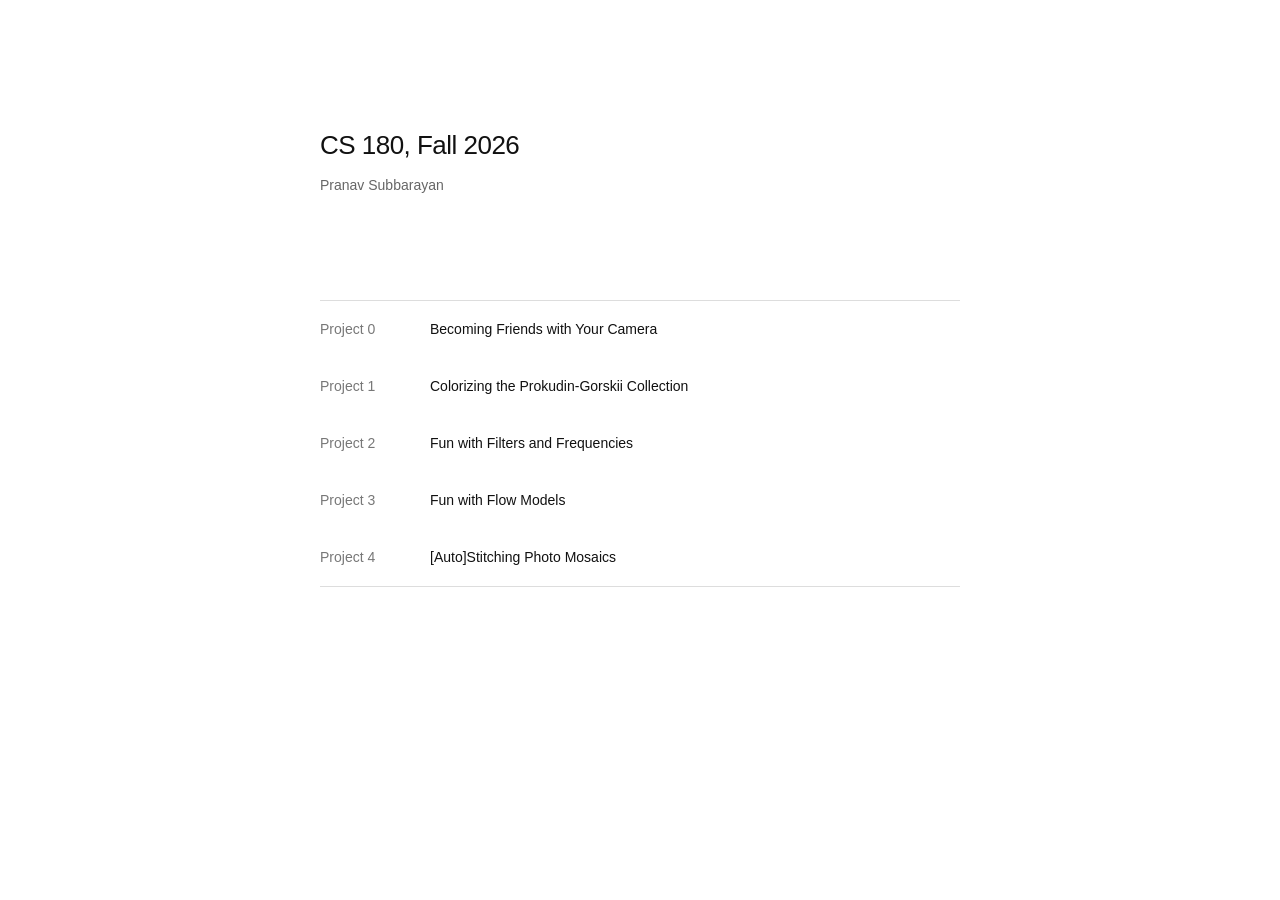
<file: index.html>
<!doctype html>
<html lang="en">
  <head>
    <meta charset="UTF-8" />
    <meta name="viewport" content="width=device-width, initial-scale=1.0" />
    <meta
      name="description"
      content="Pranav Subbarayan's CS 180 project portfolio"
    />
    <title>CS 180 — Pranav Subbarayan</title>
    <style>
      * {
        box-sizing: border-box;
      }

      body {
        margin: 0;
        color: #111;
        background: #fff;
        font-family:
          -apple-system, BlinkMacSystemFont, "Segoe UI", Helvetica, Arial,
          sans-serif;
        font-size: 14px;
        line-height: 1.5;
        -webkit-font-smoothing: antialiased;
      }

      main {
        width: min(640px, calc(100% - 40px));
        margin: 0 auto;
        padding: 14vh 0 80px;
      }

      header {
        display: block;
      }

      h1 {
        margin: 0;
        font-size: 26px;
        font-weight: 500;
        letter-spacing: -0.02em;
      }

      .meta {
        margin: 10px 0 0;
        color: #666;
      }

      nav {
        margin-top: 104px;
        border-top: 1px solid #ddd;
        border-bottom: 1px solid #ddd;
      }

      a {
        display: grid;
        width: 100%;
        grid-template-columns: 90px 1fr;
        gap: 20px;
        padding: 18px 0;
        color: inherit;
        text-decoration: none;
      }

      .project-number {
        color: #777;
      }

      a:hover .project-title {
        text-decoration: underline;
        text-underline-offset: 3px;
      }

      @media (max-width: 480px) {
        main {
          padding-top: 64px;
        }

        nav {
          margin-top: 80px;
        }

        a {
          grid-template-columns: 72px 1fr;
        }
      }
    </style>
  </head>
  <body>
    <main>
      <header>
        <h1>CS 180, Fall 2026</h1>
        <p class="meta">Pranav Subbarayan</p>
      </header>

      <nav aria-label="Course projects">
        <a href="./cs180/proj0/">
          <span class="project-number">Project 0</span>
          <span class="project-title">Becoming Friends with Your Camera</span>
        </a>
        <a href="./cs180/proj1/">
          <span class="project-number">Project 1</span>
          <span class="project-title">Colorizing the Prokudin-Gorskii Collection</span>
        </a>
        <a href="./cs180/proj2/">
          <span class="project-number">Project 2</span>
          <span class="project-title">Fun with Filters and Frequencies</span>
        </a>
        <a href="./cs180/proj3/">
          <span class="project-number">Project 3</span>
          <span class="project-title">Fun with Flow Models</span>
        </a>
        <a href="./cs180/proj4/">
          <span class="project-number">Project 4</span>
          <span class="project-title">[Auto]Stitching Photo Mosaics</span>
        </a>
      </nav>
    </main>
  </body>
</html>
</file>
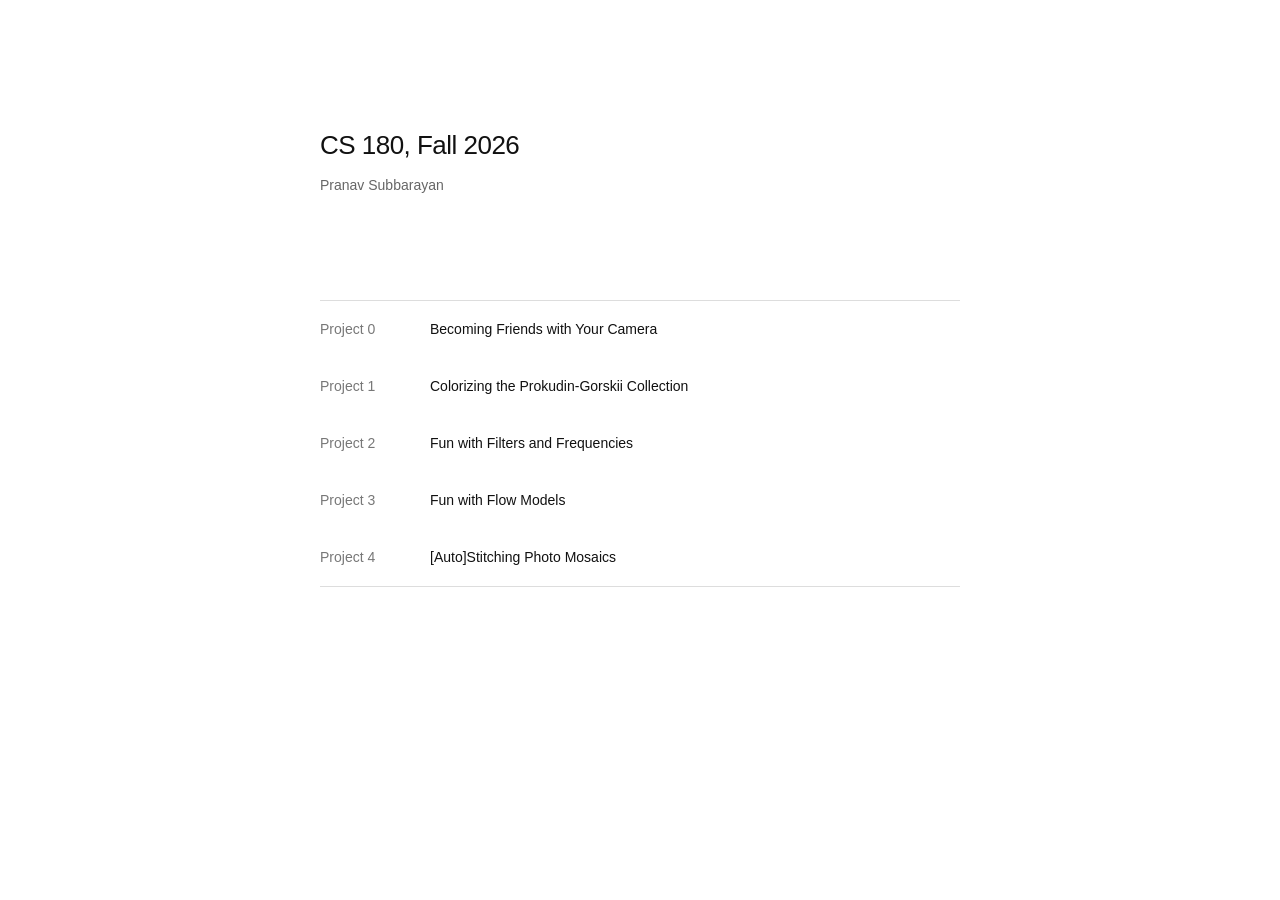
<file: cs180/index.html>
<!doctype html>
<html lang="en">
  <head>
    <meta charset="UTF-8" />
    <meta name="viewport" content="width=device-width, initial-scale=1.0" />
    <meta
      name="description"
      content="Pranav Subbarayan's CS 180 project portfolio"
    />
    <title>CS 180 — Pranav Subbarayan</title>
    <style>
      * {
        box-sizing: border-box;
      }

      body {
        margin: 0;
        color: #111;
        background: #fff;
        font-family:
          -apple-system, BlinkMacSystemFont, "Segoe UI", Helvetica, Arial,
          sans-serif;
        font-size: 14px;
        line-height: 1.5;
        -webkit-font-smoothing: antialiased;
      }

      main {
        width: min(640px, calc(100% - 40px));
        margin: 0 auto;
        padding: 14vh 0 80px;
      }

      header {
        display: block;
      }

      h1 {
        margin: 0;
        font-size: 26px;
        font-weight: 500;
        letter-spacing: -0.02em;
      }

      .meta {
        margin: 10px 0 0;
        color: #666;
      }

      nav {
        margin-top: 104px;
        border-top: 1px solid #ddd;
        border-bottom: 1px solid #ddd;
      }

      a {
        display: grid;
        width: 100%;
        grid-template-columns: 90px 1fr;
        gap: 20px;
        padding: 18px 0;
        color: inherit;
        text-decoration: none;
      }

      .project-number {
        color: #777;
      }

      a:hover .project-title {
        text-decoration: underline;
        text-underline-offset: 3px;
      }

      @media (max-width: 480px) {
        main {
          padding-top: 64px;
        }

        nav {
          margin-top: 80px;
        }

        a {
          grid-template-columns: 72px 1fr;
        }
      }
    </style>
  </head>
  <body>
    <main>
      <header>
        <h1>CS 180, Fall 2026</h1>
        <p class="meta">Pranav Subbarayan</p>
      </header>

      <nav aria-label="Course projects">
        <a href="./proj0/">
          <span class="project-number">Project 0</span>
          <span class="project-title">Becoming Friends with Your Camera</span>
        </a>
        <a href="./proj1/">
          <span class="project-number">Project 1</span>
          <span class="project-title">Colorizing the Prokudin-Gorskii Collection</span>
        </a>
        <a href="./proj2/">
          <span class="project-number">Project 2</span>
          <span class="project-title">Fun with Filters and Frequencies</span>
        </a>
        <a href="./proj3/">
          <span class="project-number">Project 3</span>
          <span class="project-title">Fun with Flow Models</span>
        </a>
        <a href="./proj4/">
          <span class="project-number">Project 4</span>
          <span class="project-title">[Auto]Stitching Photo Mosaics</span>
        </a>
      </nav>
    </main>
  </body>
</html>
</file>
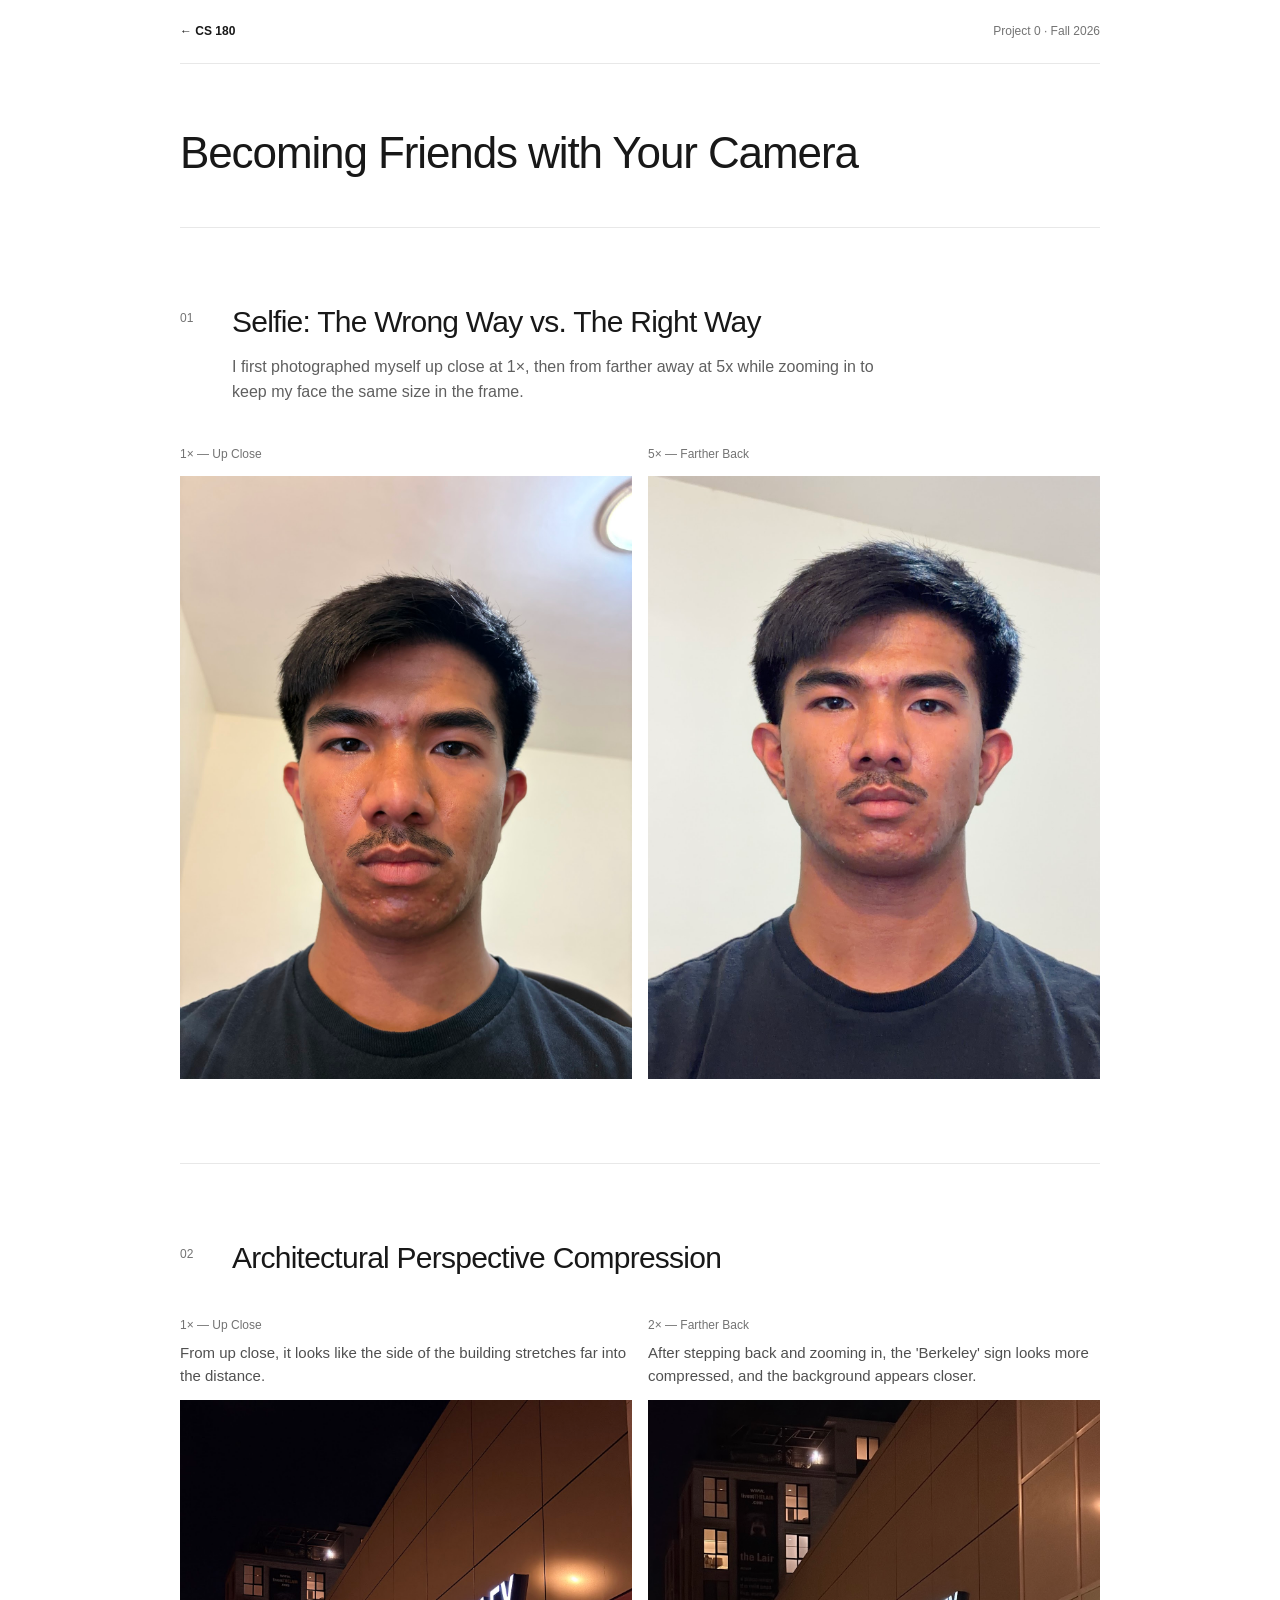
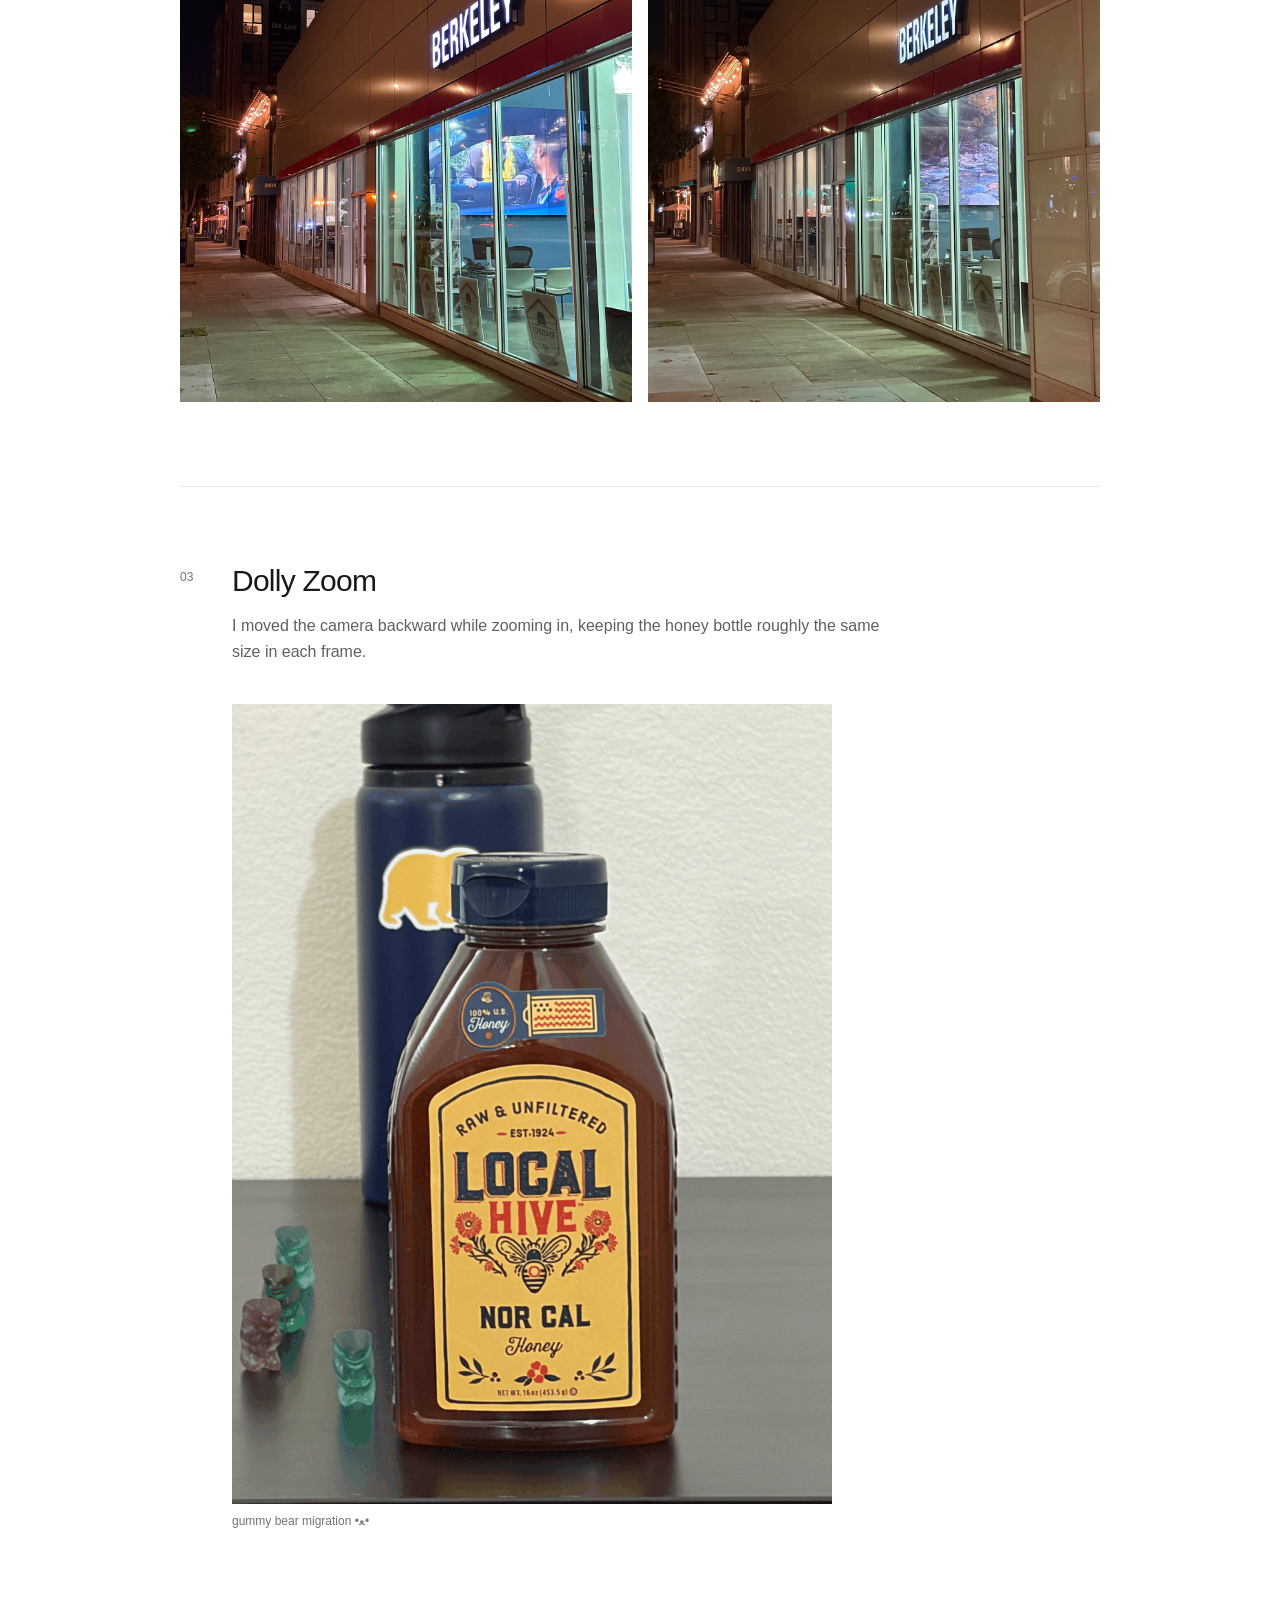
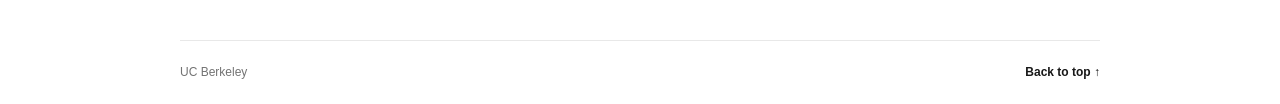
<file: cs180/proj0/index.html>
<!doctype html>
<html lang="en">
  <head>
    <meta charset="UTF-8" />
    <meta name="viewport" content="width=device-width, initial-scale=1.0" />
    <meta http-equiv="Cache-Control" content="no-cache, no-store, must-revalidate" />
    <meta http-equiv="Pragma" content="no-cache" />
    <meta http-equiv="Expires" content="0" />
    <meta
      name="description"
      content="CS 180 Project 0: Becoming Friends with Your Camera"
    />
    <title>CS 180 Project 0</title>
    <link rel="stylesheet" href="styles.css?v=5" />
    <script src="script.js?v=4" defer></script>
  </head>
  <body>
    <header>
      <a href="/cs180/">← CS 180</a>
      <span>Project 0 · Fall 2026</span>
    </header>

    <main id="top">
      <section class="intro">
        <h1>Becoming Friends with Your Camera</h1>
      </section>

      <section>
        <div class="section-title">
          <p class="number">01</p>
          <div>
            <h2>Selfie: The Wrong Way vs. The Right Way</h2>
            <p>
              I first photographed myself up close at 1×, then from farther
              away at 5x while zooming in to keep my face the same size in the frame.
            </p>
          </div>
        </div>

        <div class="image-grid two-column">
          <figure>
            <figcaption class="caption-above">1× — Up Close</figcaption>
            <div class="image-box portrait">
              <img
                src="images/selfie1x.jpg"
                alt="Portrait photographed from close up"
                onerror="this.classList.add('is-missing')"
              />
              <p class="placeholder">images/selfie1x.jpg</p>
            </div>
          </figure>
          <figure>
            <figcaption class="caption-above">5× — Farther Back</figcaption>
            <div class="image-box portrait">
              <img
                src="images/selfie5x.JPG"
                alt="Portrait photographed from farther away with zoom"
                onerror="this.classList.add('is-missing')"
              />
              <p class="placeholder">images/selfie5x.JPG</p>
            </div>
          </figure>
        </div>

      </section>

      <section>
        <div class="section-title">
          <p class="number">02</p>
          <div>
            <h2>Architectural Perspective Compression</h2>
          </div>
        </div>

        <div class="image-grid two-column">
          <figure>
            <figcaption class="caption-above">
              <span>1× — Up Close</span>
              <span class="caption-note">
                From up close, it looks like the side of the building stretches far into the
                distance.
              </span>
            </figcaption>
            <div class="image-box landscape">
              <img
                src="images/architectural_close.jpg"
                alt="Building photographed up close without zoom"
                onerror="this.classList.add('is-missing')"
              />
              <p class="placeholder">images/architectural_close.jpg</p>
            </div>
          </figure>
          <figure>
            <figcaption class="caption-above">
              <span>2× — Farther Back</span>
              <span class="caption-note">
                After stepping back and zooming in, the 'Berkeley' sign looks more compressed, and the background appears closer.
              </span>
            </figcaption>
            <div class="image-box landscape">
              <img
                src="images/architectural_far_zoom.jpg?v=2"
                alt="Building photographed from far away at 2x zoom"
                onerror="this.classList.add('is-missing')"
              />
              <p class="placeholder">images/architectural_far_zoom.jpg</p>
            </div>
          </figure>
        </div>
      </section>

      <section>
        <div class="section-title">
          <p class="number">03</p>
          <div>
            <h2>Dolly Zoom</h2>
            <p>
              I moved the camera backward while zooming in, keeping the honey bottle roughly the same size in each frame.
            </p>
          </div>
        </div>

        <figure class="dolly-figure">
          <div class="image-box dolly">
            <img
              src="images/dolly-zoom.gif?v=10"
              alt="Animated dolly zoom sequence"
              onerror="this.classList.add('is-missing')"
            />
            <p class="placeholder">images/dolly-zoom.gif</p>
          </div>
          <figcaption>gummy bear migration •ﻌ•</figcaption>
        </figure>
      </section>
    </main>

    <footer>
      <p>UC Berkeley</p>
      <a href="#top">Back to top ↑</a>
    </footer>
  </body>
</html>
</file>
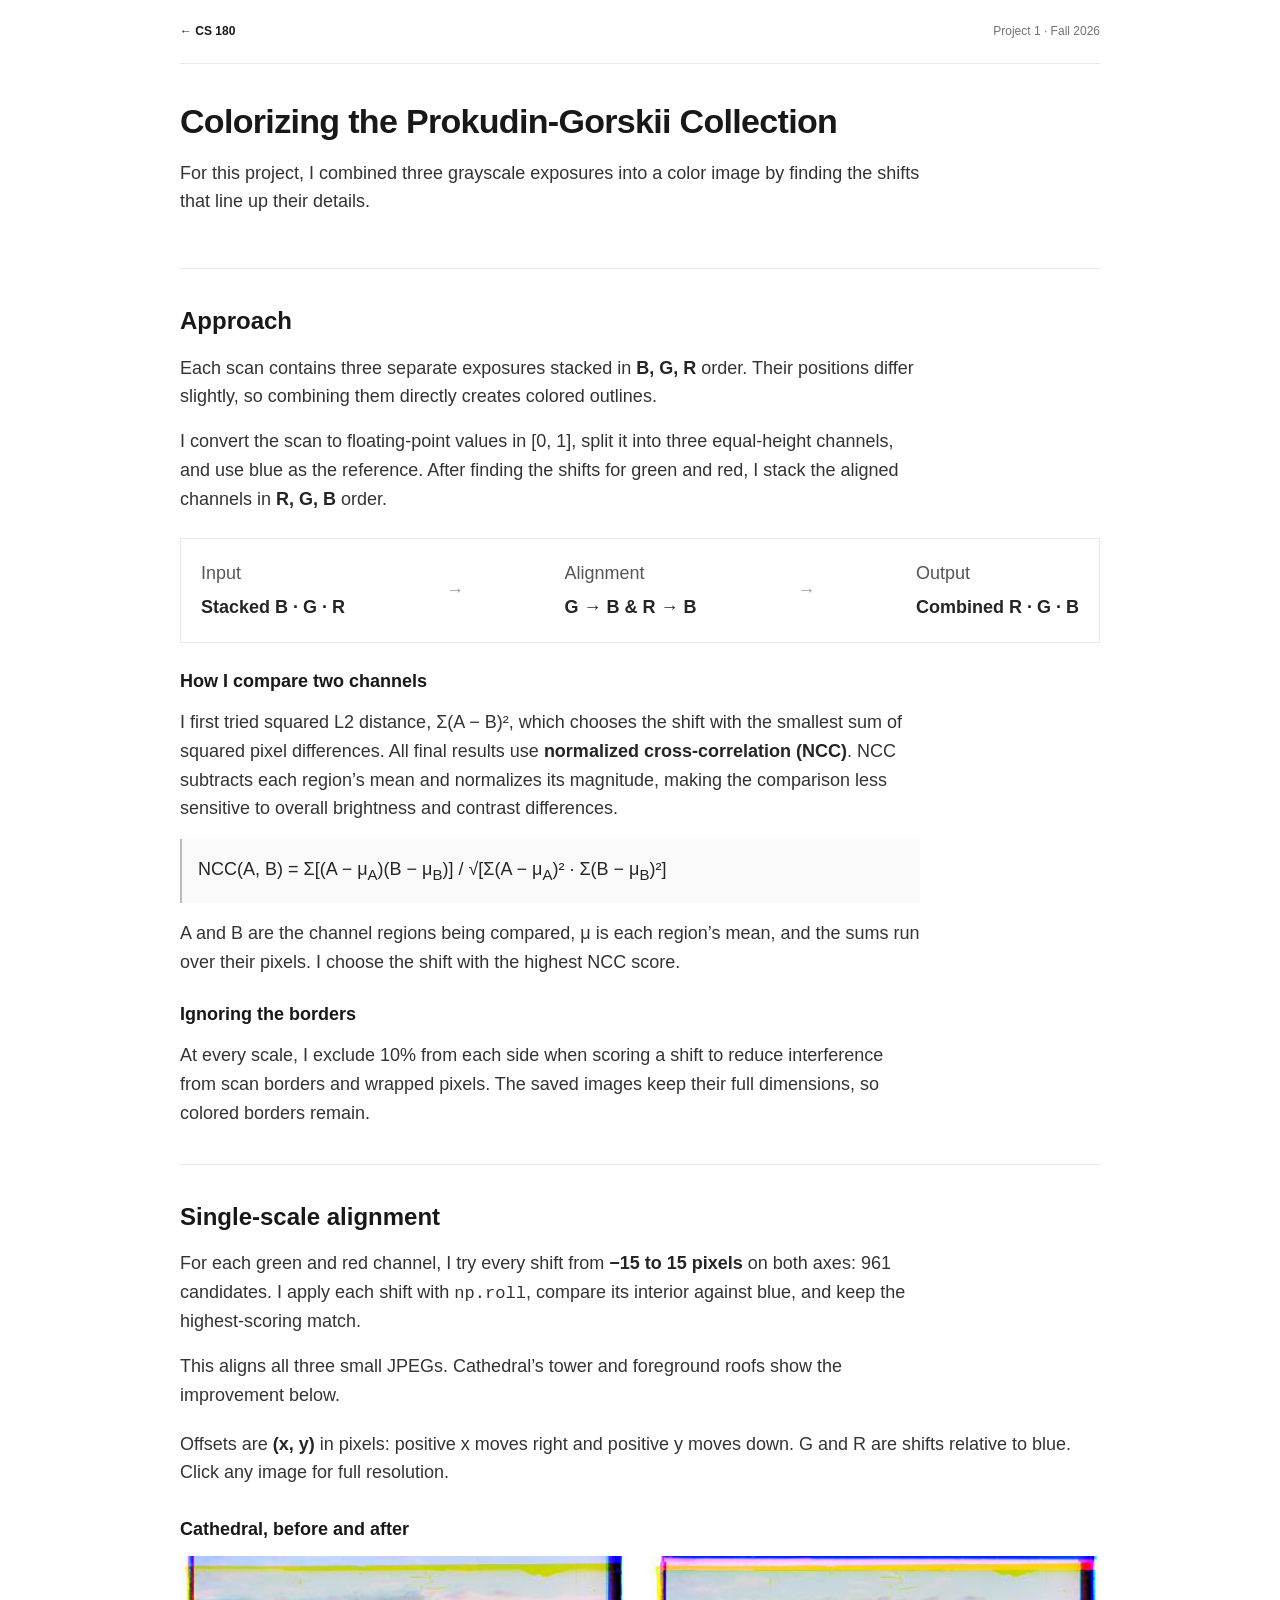
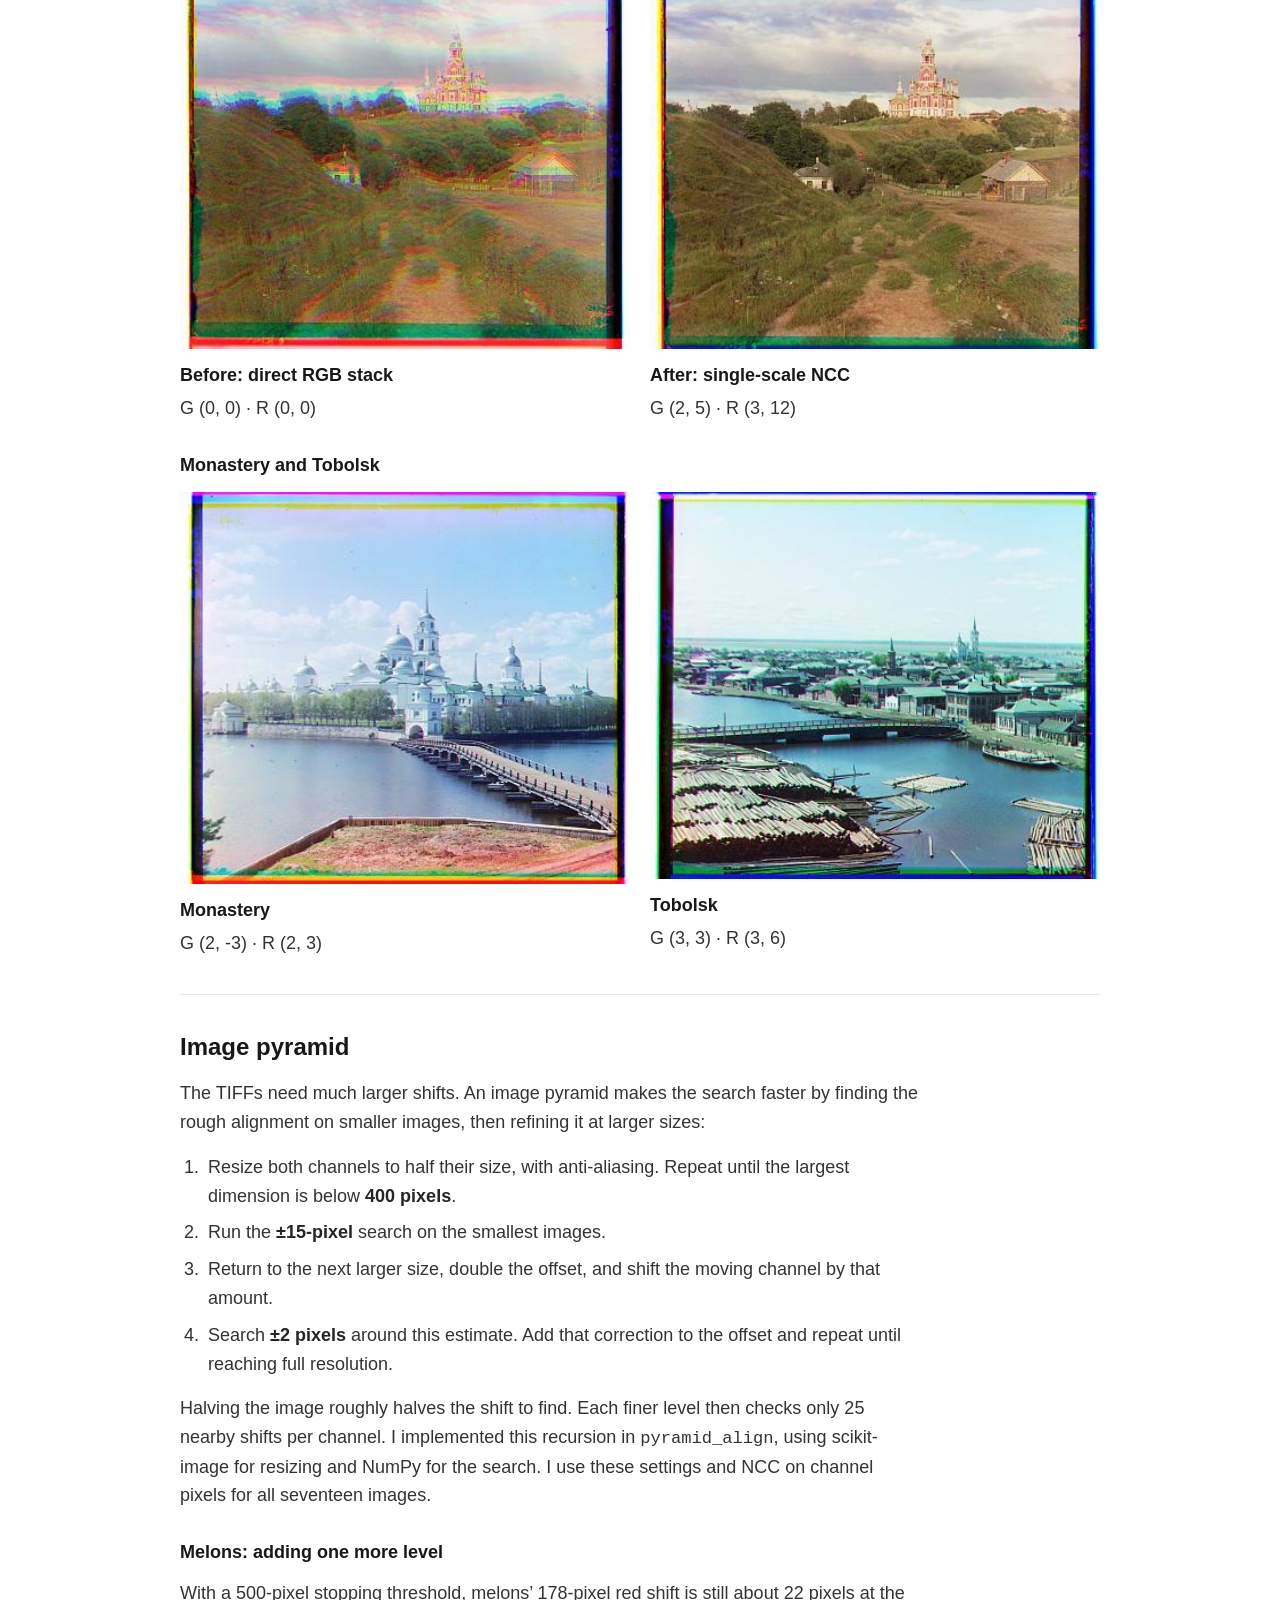
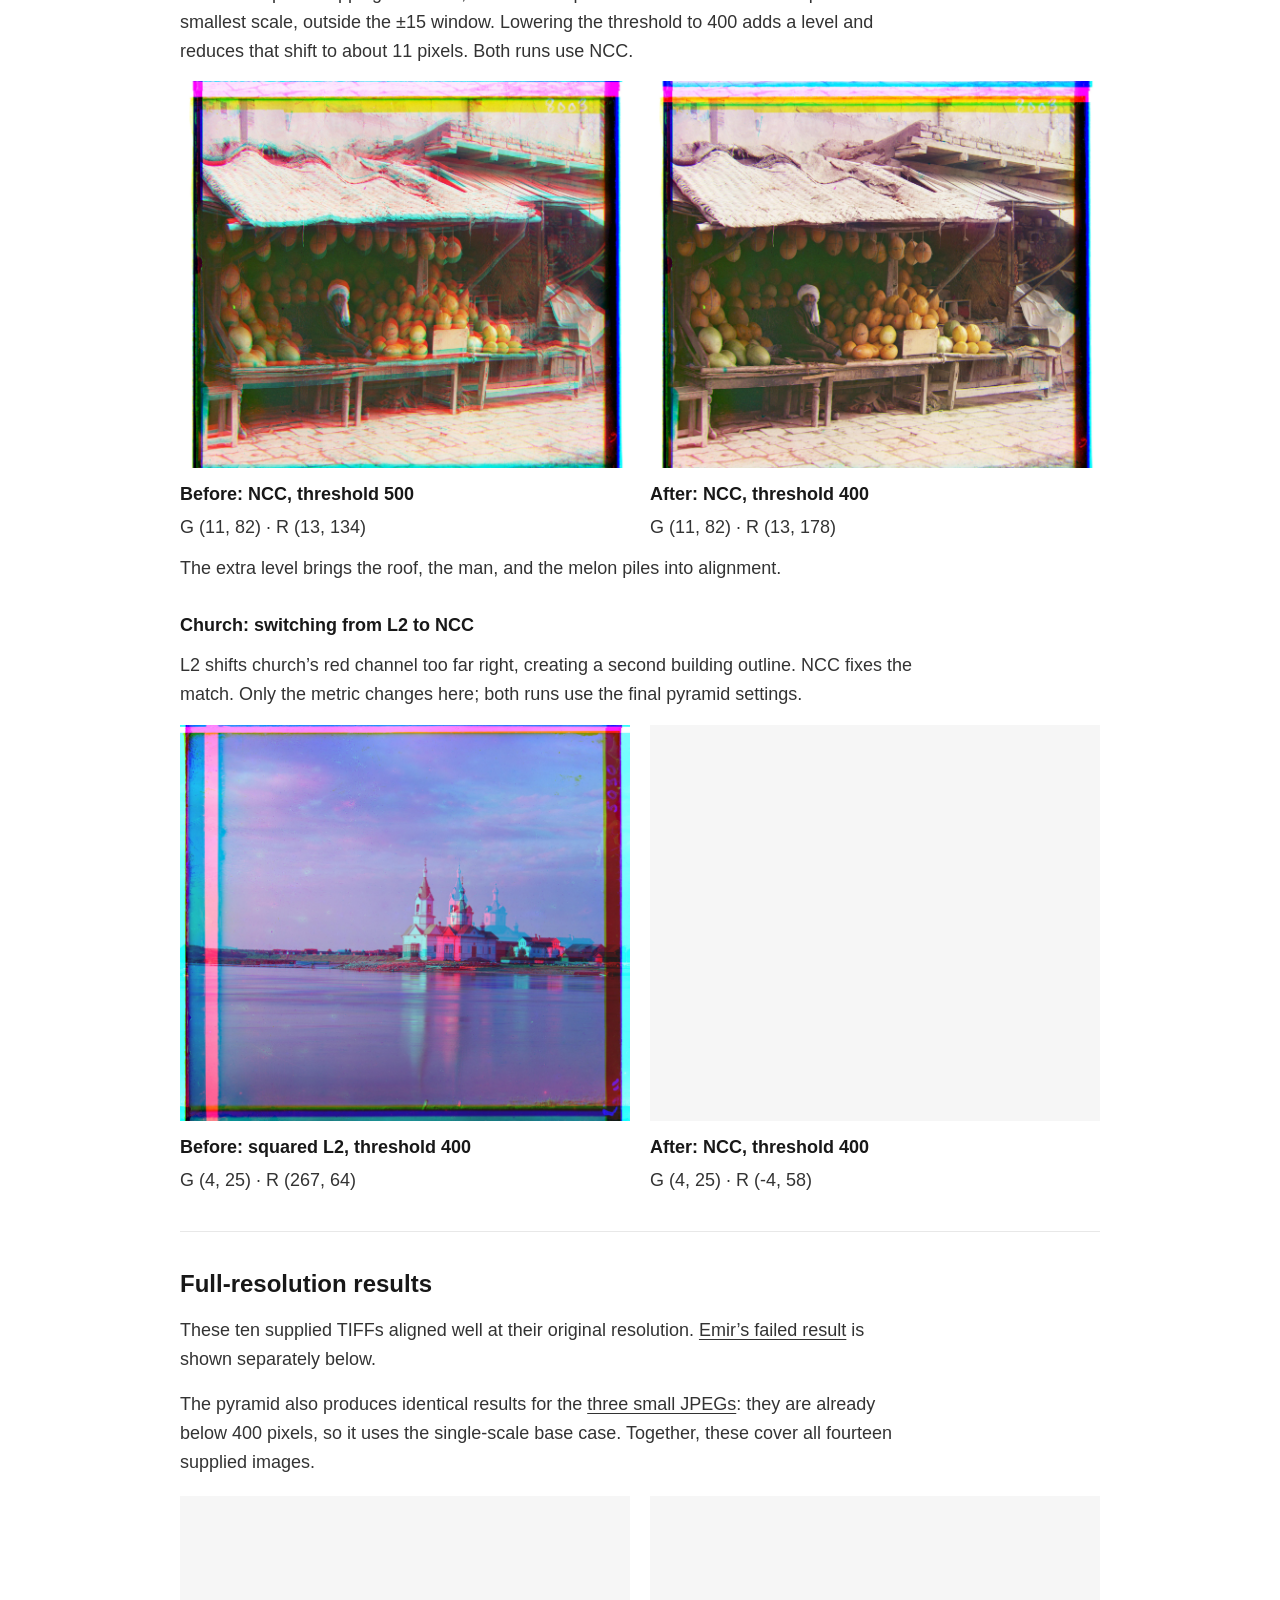
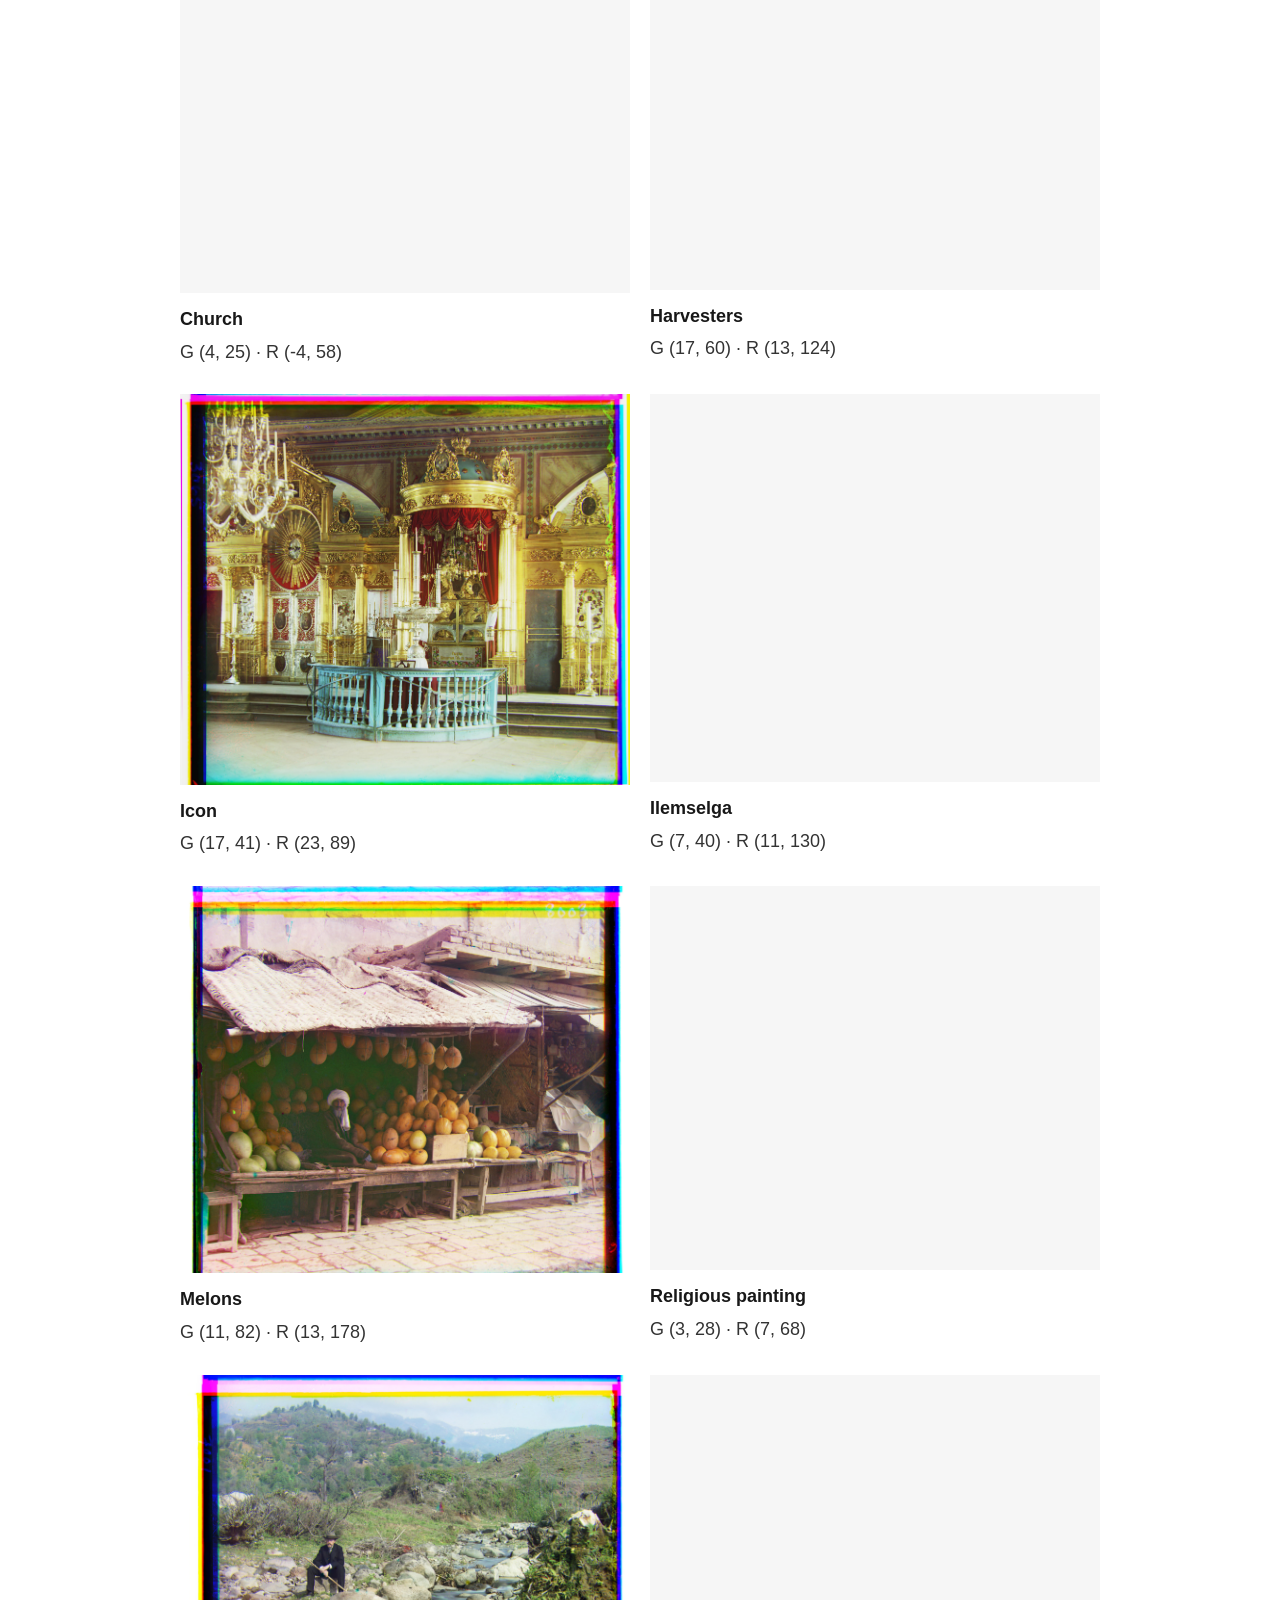
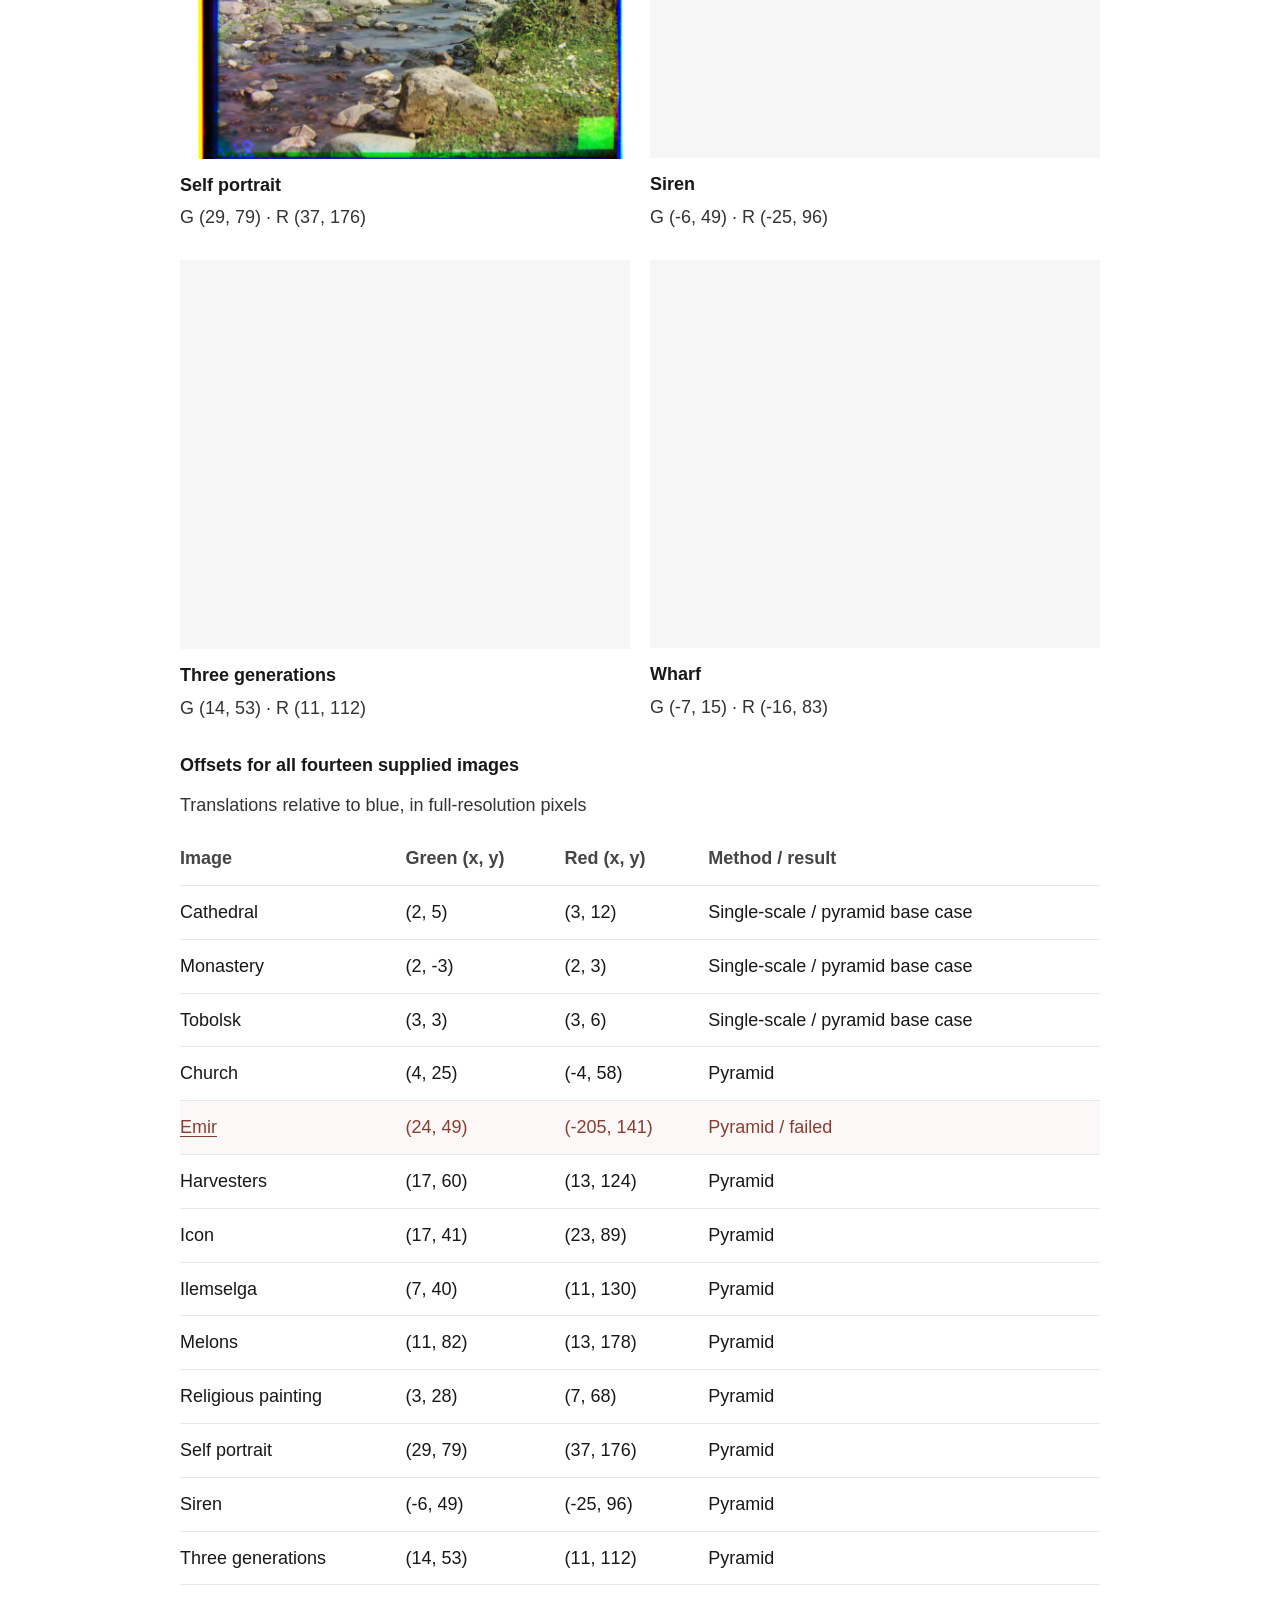
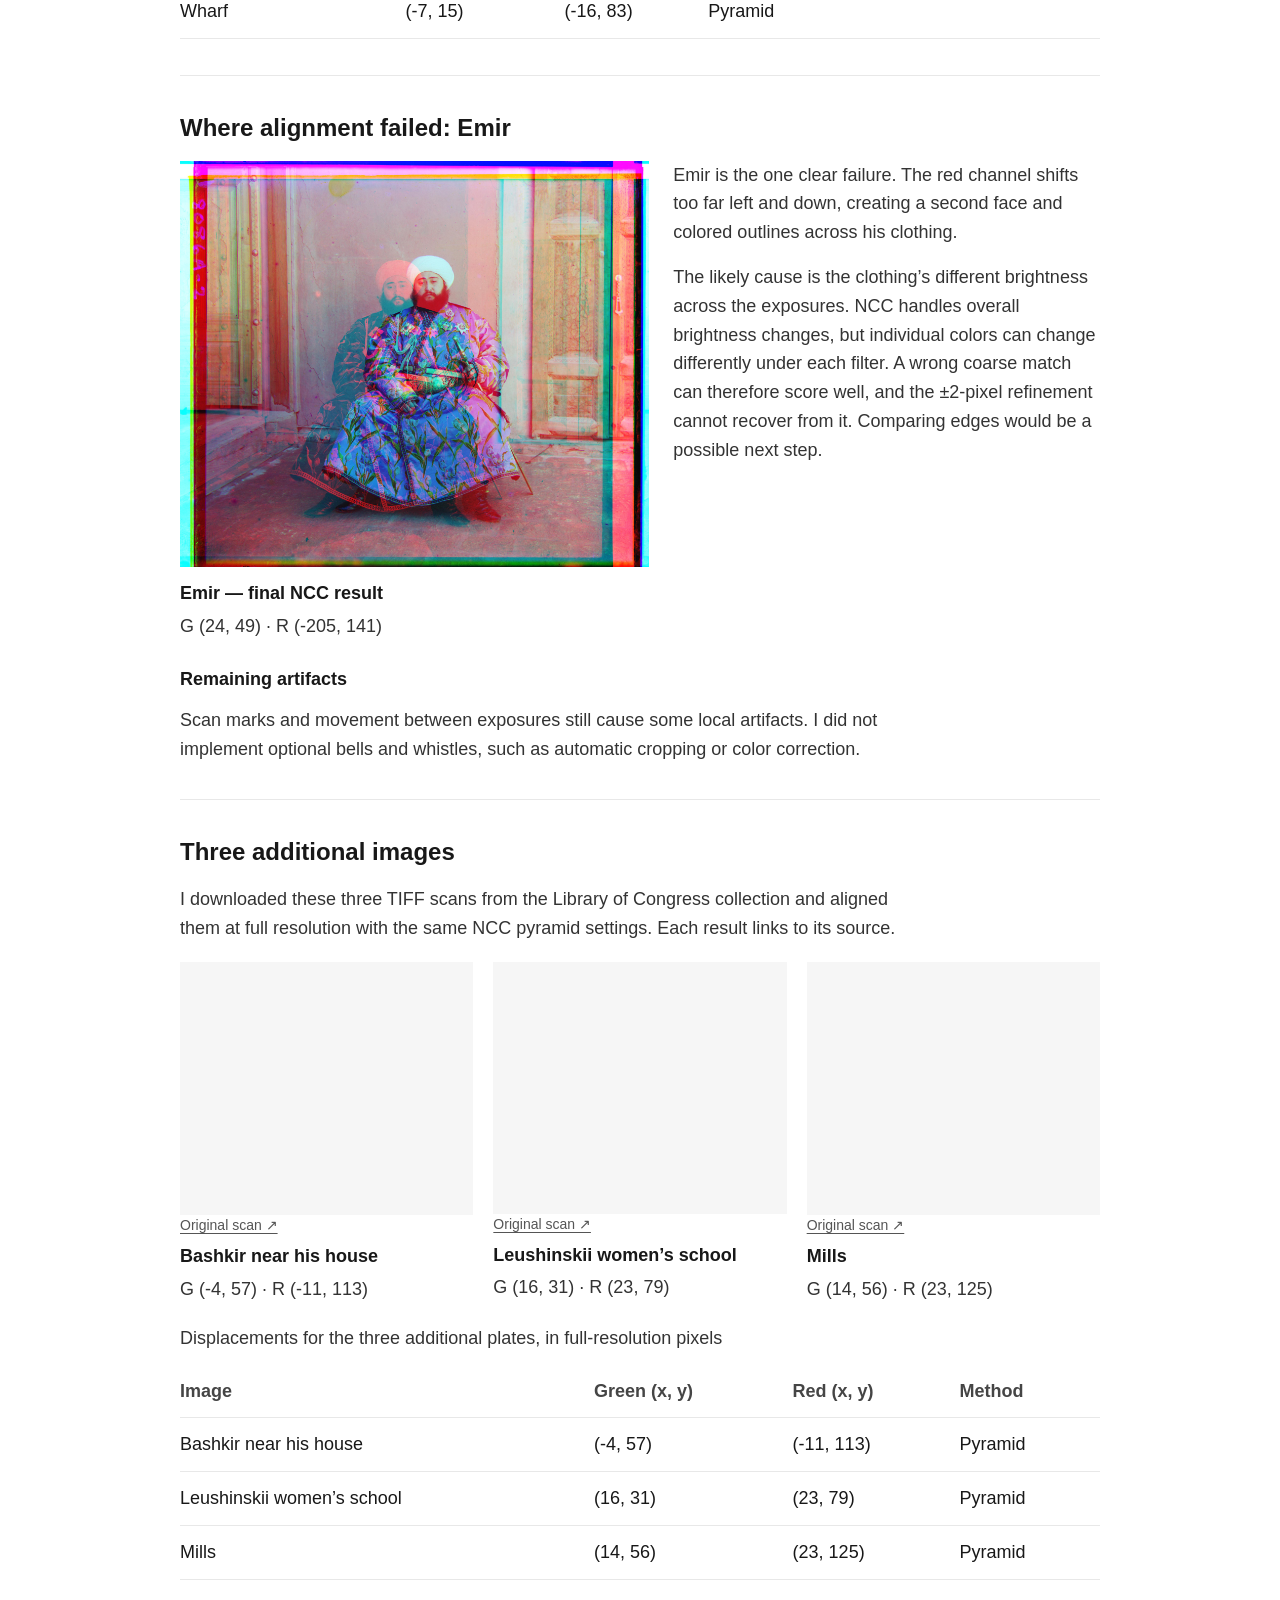
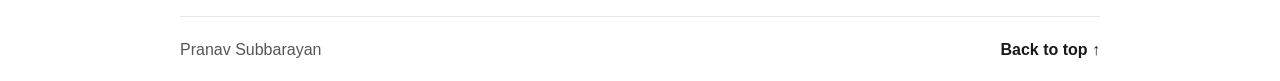
<file: cs180/proj1/index.html>
<!doctype html>
<html lang="en">
  <head>
    <meta charset="UTF-8" />
    <meta name="viewport" content="width=device-width, initial-scale=1.0" />
    <meta name="description" content="CS 180 Project 1 by Pranav Subbarayan: colorizing Prokudin-Gorskii glass plates with NCC and coarse-to-fine alignment." />
    <title>CS 180 Project 1 — Pranav Subbarayan</title>
    <link rel="stylesheet" href="styles.css" />
  </head>
  <body>
    <header>
      <a href="../">← CS 180</a>
      <span>Project 1 · Fall 2026</span>
    </header>
    <main id="top">
      <section class="intro" aria-labelledby="project-title">
        <h1 id="project-title">Colorizing the Prokudin-Gorskii Collection</h1>
        <p class="intro-copy">For this project, I combined three grayscale exposures into a color image by finding the shifts that line up their details.</p>
      </section>

      <section id="approach">
        <div class="section-title"><h2>Approach</h2></div>
        <div class="prose">
          <p>Each scan contains three separate exposures stacked in <strong>B, G, R</strong> order. Their positions differ slightly, so combining them directly creates colored outlines.</p>
          <p>I convert the scan to floating-point values in [0, 1], split it into three equal-height channels, and use blue as the reference. After finding the shifts for green and red, I stack the aligned channels in <strong>R, G, B</strong> order.</p>
        </div>
        <div class="channel-flow" aria-label="Processing sequence">
          <div><span class="step-label">Input</span><strong>Stacked B · G · R</strong></div>
          <span class="flow-arrow" aria-hidden="true">→</span>
          <div><span class="step-label">Alignment</span><strong>G → B &amp; R → B</strong></div>
          <span class="flow-arrow" aria-hidden="true">→</span>
          <div><span class="step-label">Output</span><strong>Combined R · G · B</strong></div>
        </div>
        <div class="prose">
          <h3>How I compare two channels</h3>
          <p>I first tried squared L2 distance, Σ(A − B)², which chooses the shift with the smallest sum of squared pixel differences. All final results use <strong>normalized cross-correlation (NCC)</strong>. NCC subtracts each region’s mean and normalizes its magnitude, making the comparison less sensitive to overall brightness and contrast differences.</p>
          <div class="formula" role="math" aria-label="Normalized cross-correlation equals the dot product of mean-centered images divided by the product of their norms">
            NCC(A, B) = Σ[(A − μ<sub>A</sub>)(B − μ<sub>B</sub>)] / √[Σ(A − μ<sub>A</sub>)² · Σ(B − μ<sub>B</sub>)²]
          </div>
          <p>A and B are the channel regions being compared, μ is each region’s mean, and the sums run over their pixels. I choose the shift with the highest NCC score.</p>
          <h3>Ignoring the borders</h3>
          <p>At every scale, I exclude 10% from each side when scoring a shift to reduce interference from scan borders and wrapped pixels. The saved images keep their full dimensions, so colored borders remain.</p>
        </div>
      </section>

      <section id="single-scale">
        <div class="section-title"><h2>Single-scale alignment</h2></div>
        <div class="prose">
          <p>For each green and red channel, I try every shift from <strong>−15 to 15 pixels</strong> on both axes: 961 candidates. I apply each shift with <code>np.roll</code>, compare its interior against blue, and keep the highest-scoring match.</p>
          <p>This aligns all three small JPEGs. Cathedral’s tower and foreground roofs show the improvement below.</p>
        </div>
        <p class="coordinate-note">Offsets are <strong>(x, y)</strong> in pixels: positive x moves right and positive y moves down. G and R are shifts relative to blue. Click any image for full resolution.</p>
        <div class="experiment">
        <h3>Cathedral, before and after</h3>
        <div class="image-grid comparison-grid">
          <figure>
            <a class="image-link" href="images/unaligned_cathedral.jpg" aria-label="Open unaligned Cathedral">
              <img src="images/unaligned_cathedral.jpg" alt="Cathedral before alignment, with separated colored outlines along roofs and the cathedral tower" loading="lazy" decoding="async" width="390" height="341" />
            </a>
            <figcaption><span class="result-title">Before: direct RGB stack</span><span class="offsets">G (0, 0) · R (0, 0)</span></figcaption>
          </figure>
          <figure>
            <a class="image-link" href="images/aligned_cathedral.jpg" aria-label="Open Cathedral after single-scale NCC alignment">
              <img src="images/aligned_cathedral.jpg" alt="Cathedral after single-scale NCC alignment, with roof and tower outlines brought together" loading="lazy" decoding="async" width="390" height="341" />
            </a>
            <figcaption><span class="result-title">After: single-scale NCC</span><span class="offsets">G (2, 5) · R (3, 12)</span></figcaption>
          </figure>
        </div>
        </div>
        <h3 class="gallery-heading">Monastery and Tobolsk</h3>
        <div class="image-grid">
          <figure>
            <a class="image-link" href="images/aligned_monastery.jpg" aria-label="Open full-resolution Monastery result">
              <img src="images/aligned_monastery.jpg" alt="Monastery: color image reconstructed from aligned exposures" loading="lazy" decoding="async" width="391" height="341" />
            </a>
            <figcaption><span class="result-title">Monastery</span>
              <span class="offsets">G (2, -3) · R (2, 3)</span>
            </figcaption>
          </figure>
          <figure>
            <a class="image-link" href="images/aligned_tobolsk.jpg" aria-label="Open full-resolution Tobolsk result">
              <img src="images/aligned_tobolsk.jpg" alt="Tobolsk: color image reconstructed from aligned exposures" loading="lazy" decoding="async" width="396" height="341" />
            </a>
            <figcaption><span class="result-title">Tobolsk</span>
              <span class="offsets">G (3, 3) · R (3, 6)</span>
            </figcaption>
          </figure>
        </div>
      </section>

      <section id="pyramid">
        <div class="section-title"><h2>Image pyramid</h2></div>
        <div class="prose">
          <p>The TIFFs need much larger shifts. An image pyramid makes the search faster by finding the rough alignment on smaller images, then refining it at larger sizes:</p>
          <ol class="method-steps">
            <li>Resize both channels to half their size, with anti-aliasing. Repeat until the largest dimension is below <strong>400 pixels</strong>.</li>
            <li>Run the <strong>±15-pixel</strong> search on the smallest images.</li>
            <li>Return to the next larger size, double the offset, and shift the moving channel by that amount.</li>
            <li>Search <strong>±2 pixels</strong> around this estimate. Add that correction to the offset and repeat until reaching full resolution.</li>
          </ol>
          <p>Halving the image roughly halves the shift to find. Each finer level then checks only 25 nearby shifts per channel. I implemented this recursion in <code>pyramid_align</code>, using scikit-image for resizing and NumPy for the search. I use these settings and NCC on channel pixels for all seventeen images.</p>
        </div>
        <div class="experiment">
        <h3>Melons: adding one more level</h3>
        <p class="comparison-note">With a 500-pixel stopping threshold, melons’ 178-pixel red shift is still about 22 pixels at the smallest scale, outside the ±15 window. Lowering the threshold to 400 adds a level and reduces that shift to about 11 pixels. Both runs use NCC.</p>
        <div class="image-grid comparison-grid">
          <figure>
            <a class="image-link" href="images/melons_ncc_threshold500.jpg" aria-label="Open Melons with the shallower NCC pyramid">
              <img src="images/melons_ncc_threshold500.jpg" alt="Melons with a 500-pixel pyramid threshold, showing displaced red outlines around the man and melon piles" loading="lazy" decoding="async" width="3770" height="3241" />
            </a>
            <figcaption><span class="result-title">Before: NCC, threshold 500</span><span class="offsets">G (11, 82) · R (13, 134)</span></figcaption>
          </figure>
          <figure>
            <a class="image-link" href="images/aligned_melons.jpg" aria-label="Open Melons with the final NCC pyramid">
              <img src="images/aligned_melons.jpg" alt="Melons with the final 400-pixel threshold, bringing the man's silhouette and melon piles into alignment" loading="lazy" decoding="async" width="3770" height="3241" />
            </a>
            <figcaption><span class="result-title">After: NCC, threshold 400</span><span class="offsets">G (11, 82) · R (13, 178)</span></figcaption>
          </figure>
        </div>
        <p class="comparison-note">The extra level brings the roof, the man, and the melon piles into alignment.</p>
        </div>
        <div class="experiment">
        <h3>Church: switching from L2 to NCC</h3>
        <p class="comparison-note">L2 shifts church’s red channel too far right, creating a second building outline. NCC fixes the match. Only the metric changes here; both runs use the final pyramid settings.</p>
        <div class="image-grid comparison-grid">
          <figure>
            <a class="image-link" href="images/church_l2.jpg" aria-label="Open Church with squared L2 alignment">
              <img src="images/church_l2.jpg" alt="Church aligned with squared L2, showing a red-channel copy shifted far to the right of the building" loading="lazy" decoding="async" width="3634" height="3202" />
            </a>
            <figcaption><span class="result-title">Before: squared L2, threshold 400</span><span class="offsets">G (4, 25) · R (267, 64)</span></figcaption>
          </figure>
          <figure>
            <a class="image-link" href="images/aligned_church.jpg" aria-label="Open Church with final NCC alignment">
              <img src="images/aligned_church.jpg" alt="Church aligned with NCC, with the roof, tower, and building edges brought together" loading="lazy" decoding="async" width="3634" height="3202" />
            </a>
            <figcaption><span class="result-title">After: NCC, threshold 400</span><span class="offsets">G (4, 25) · R (-4, 58)</span></figcaption>
          </figure>
        </div>
        </div>
      </section>

      <section id="results">
        <div class="section-title"><h2>Full-resolution results</h2></div>
        <div class="prose">
          <p>These ten supplied TIFFs aligned well at their original resolution. <a href="#failure">Emir’s failed result</a> is shown separately below.</p>
          <p>The pyramid also produces identical results for the <a href="#single-scale">three small JPEGs</a>: they are already below 400 pixels, so it uses the single-scale base case. Together, these cover all fourteen supplied images.</p>
        </div>
        <div class="image-grid">
          <figure>
            <a class="image-link" href="images/aligned_church.jpg" aria-label="Open full-resolution Church result">
              <img src="images/aligned_church.jpg" alt="Church: color image reconstructed from aligned exposures" loading="lazy" decoding="async" width="3634" height="3202" />
            </a>
            <figcaption><span class="result-title">Church</span>
              <span class="offsets">G (4, 25) · R (-4, 58)</span>
            </figcaption>
          </figure>
          <figure>
            <a class="image-link" href="images/aligned_harvesters.jpg" aria-label="Open full-resolution Harvesters result">
              <img src="images/aligned_harvesters.jpg" alt="Harvesters: color image reconstructed from aligned exposures" loading="lazy" decoding="async" width="3683" height="3218" />
            </a>
            <figcaption><span class="result-title">Harvesters</span>
              <span class="offsets">G (17, 60) · R (13, 124)</span>
            </figcaption>
          </figure>
          <figure>
            <a class="image-link" href="images/aligned_icon.jpg" aria-label="Open full-resolution Icon result">
              <img src="images/aligned_icon.jpg" alt="Icon: color image reconstructed from aligned exposures" loading="lazy" decoding="async" width="3741" height="3244" />
            </a>
            <figcaption><span class="result-title">Icon</span>
              <span class="offsets">G (17, 41) · R (23, 89)</span>
            </figcaption>
          </figure>
          <figure>
            <a class="image-link" href="images/aligned_ilemselga.jpg" aria-label="Open full-resolution Ilemselga result">
              <img src="images/aligned_ilemselga.jpg" alt="Ilemselga: color image reconstructed from aligned exposures" loading="lazy" decoding="async" width="3800" height="3270" />
            </a>
            <figcaption><span class="result-title">Ilemselga</span>
              <span class="offsets">G (7, 40) · R (11, 130)</span>
            </figcaption>
          </figure>
          <figure>
            <a class="image-link" href="images/aligned_melons.jpg" aria-label="Open full-resolution Melons result">
              <img src="images/aligned_melons.jpg" alt="Melons: color image reconstructed from aligned exposures" loading="lazy" decoding="async" width="3770" height="3241" />
            </a>
            <figcaption><span class="result-title">Melons</span>
              <span class="offsets">G (11, 82) · R (13, 178)</span>
            </figcaption>
          </figure>
          <figure>
            <a class="image-link" href="images/aligned_religous_painting.jpg" aria-label="Open full-resolution Religious painting result">
              <img src="images/aligned_religous_painting.jpg" alt="Religious painting: color image reconstructed from aligned exposures" loading="lazy" decoding="async" width="3742" height="3193" />
            </a>
            <figcaption><span class="result-title">Religious painting</span>
              <span class="offsets">G (3, 28) · R (7, 68)</span>
            </figcaption>
          </figure>
          <figure>
            <a class="image-link" href="images/aligned_self_portrait.jpg" aria-label="Open full-resolution Self portrait result">
              <img src="images/aligned_self_portrait.jpg" alt="Self portrait: color image reconstructed from aligned exposures" loading="lazy" decoding="async" width="3810" height="3251" />
            </a>
            <figcaption><span class="result-title">Self portrait</span>
              <span class="offsets">G (29, 79) · R (37, 176)</span>
            </figcaption>
          </figure>
          <figure>
            <a class="image-link" href="images/aligned_siren.jpg" aria-label="Open full-resolution Siren result">
              <img src="images/aligned_siren.jpg" alt="Siren: color image reconstructed from aligned exposures" loading="lazy" decoding="async" width="3817" height="3250" />
            </a>
            <figcaption><span class="result-title">Siren</span>
              <span class="offsets">G (-6, 49) · R (-25, 96)</span>
            </figcaption>
          </figure>
          <figure>
            <a class="image-link" href="images/aligned_three_generations.jpg" aria-label="Open full-resolution Three generations result">
              <img src="images/aligned_three_generations.jpg" alt="Three generations: color image reconstructed from aligned exposures" loading="lazy" decoding="async" width="3714" height="3209" />
            </a>
            <figcaption><span class="result-title">Three generations</span>
              <span class="offsets">G (14, 53) · R (11, 112)</span>
            </figcaption>
          </figure>
          <figure>
            <a class="image-link" href="images/aligned_wharf.jpg" aria-label="Open full-resolution Wharf result">
              <img src="images/aligned_wharf.jpg" alt="Wharf: color image reconstructed from aligned exposures" loading="lazy" decoding="async" width="3761" height="3244" />
            </a>
            <figcaption><span class="result-title">Wharf</span>
              <span class="offsets">G (-7, 15) · R (-16, 83)</span>
            </figcaption>
          </figure>
        </div>
        <h3 class="table-heading">Offsets for all fourteen supplied images</h3>
        <div class="table-wrap">
          <table>
            <caption>Translations relative to blue, in full-resolution pixels</caption>
            <thead><tr><th scope="col">Image</th><th scope="col">Green (x, y)</th><th scope="col">Red (x, y)</th><th scope="col">Method / result</th></tr></thead>
            <tbody>
            <tr><th scope="row">Cathedral</th><td>(2, 5)</td><td>(3, 12)</td><td>Single-scale / pyramid base case</td></tr>
            <tr><th scope="row">Monastery</th><td>(2, -3)</td><td>(2, 3)</td><td>Single-scale / pyramid base case</td></tr>
            <tr><th scope="row">Tobolsk</th><td>(3, 3)</td><td>(3, 6)</td><td>Single-scale / pyramid base case</td></tr>
            <tr><th scope="row">Church</th><td>(4, 25)</td><td>(-4, 58)</td><td>Pyramid</td></tr>
            <tr class="failed-row"><th scope="row"><a href="#failure">Emir</a></th><td>(24, 49)</td><td>(-205, 141)</td><td>Pyramid / failed</td></tr>
            <tr><th scope="row">Harvesters</th><td>(17, 60)</td><td>(13, 124)</td><td>Pyramid</td></tr>
            <tr><th scope="row">Icon</th><td>(17, 41)</td><td>(23, 89)</td><td>Pyramid</td></tr>
            <tr><th scope="row">Ilemselga</th><td>(7, 40)</td><td>(11, 130)</td><td>Pyramid</td></tr>
            <tr><th scope="row">Melons</th><td>(11, 82)</td><td>(13, 178)</td><td>Pyramid</td></tr>
            <tr><th scope="row">Religious painting</th><td>(3, 28)</td><td>(7, 68)</td><td>Pyramid</td></tr>
            <tr><th scope="row">Self portrait</th><td>(29, 79)</td><td>(37, 176)</td><td>Pyramid</td></tr>
            <tr><th scope="row">Siren</th><td>(-6, 49)</td><td>(-25, 96)</td><td>Pyramid</td></tr>
            <tr><th scope="row">Three generations</th><td>(14, 53)</td><td>(11, 112)</td><td>Pyramid</td></tr>
            <tr><th scope="row">Wharf</th><td>(-7, 15)</td><td>(-16, 83)</td><td>Pyramid</td></tr>
            </tbody>
          </table>
        </div>
      </section>

      <section id="failure">
        <div class="section-title"><h2>Where alignment failed: Emir</h2></div>
        <div class="failure-layout">
          <figure>
            <a class="image-link" href="images/aligned_emir.jpg" aria-label="Open the full-resolution Emir alignment failure">
              <img src="images/aligned_emir.jpg" alt="Emir with a displaced red exposure, creating a second face and colored outlines across his clothing" loading="lazy" decoding="async" width="3702" height="3209" />
            </a>
            <figcaption><span class="result-title">Emir — final NCC result</span>
              <span class="offsets">G (24, 49) · R (-205, 141)</span>
            </figcaption>
          </figure>
          <div class="prose">
            <p>Emir is the one clear failure. The red channel shifts too far left and down, creating a second face and colored outlines across his clothing.</p>
            <p>The likely cause is the clothing’s different brightness across the exposures. NCC handles overall brightness changes, but individual colors can change differently under each filter. A wrong coarse match can therefore score well, and the ±2-pixel refinement cannot recover from it. Comparing edges would be a possible next step.</p>
          </div>
        </div>
        <div class="prose scope-note">
          <h3>Remaining artifacts</h3>
          <p>Scan marks and movement between exposures still cause some local artifacts. I did not implement optional bells and whistles, such as automatic cropping or color correction.</p>
        </div>
      </section>

      <section id="additional">
        <div class="section-title"><h2>Three additional images</h2></div>
        <div class="prose">
          <p>I downloaded these three TIFF scans from the Library of Congress collection and aligned them at full resolution with the same NCC pyramid settings. Each result links to its source.</p>
        </div>
        <div class="image-grid additional-grid">
          <figure>
            <a class="image-link" href="images/aligned_Bashkir%20near%20his%20house.jpg" aria-label="Open full-resolution Bashkir near his house result">
              <img src="images/aligned_Bashkir%20near%20his%20house.jpg" alt="Bashkir near his house: color image reconstructed from aligned exposures" loading="lazy" decoding="async" width="3770" height="3251" />
            </a>
            <figcaption>
              <a class="source-link" href="https://hdl.loc.gov/loc.pnp/prok.00661">Original scan ↗</a>
              <span class="result-title">Bashkir near his house</span>
              <span class="offsets">G (-4, 57) · R (-11, 113)</span>
            </figcaption>
          </figure>
          <figure>
            <a class="image-link" href="images/aligned_Leushinskii%20women%27s%20school..jpg" aria-label="Open full-resolution Leushinskii women’s school result">
              <img src="images/aligned_Leushinskii%20women%27s%20school..jpg" alt="Leushinskii women’s school: color image reconstructed from aligned exposures" loading="lazy" decoding="async" width="3751" height="3215" />
            </a>
            <figcaption>
              <a class="source-link" href="https://hdl.loc.gov/loc.pnp/prok.01001">Original scan ↗</a>
              <span class="result-title">Leushinskii women’s school</span>
              <span class="offsets">G (16, 31) · R (23, 79)</span>
            </figcaption>
          </figure>
          <figure>
            <a class="image-link" href="images/aligned_Mills.jpg" aria-label="Open full-resolution Mills result">
              <img src="images/aligned_Mills.jpg" alt="Mills: color image reconstructed from aligned exposures" loading="lazy" decoding="async" width="3742" height="3225" />
            </a>
            <figcaption>
              <a class="source-link" href="https://hdl.loc.gov/loc.pnp/prok.00859">Original scan ↗</a>
              <span class="result-title">Mills</span>
              <span class="offsets">G (14, 56) · R (23, 125)</span>
            </figcaption>
          </figure>
        </div>
        <div class="table-wrap">
          <table>
            <caption>Displacements for the three additional plates, in full-resolution pixels</caption>
            <thead><tr><th scope="col">Image</th><th scope="col">Green (x, y)</th><th scope="col">Red (x, y)</th><th scope="col">Method</th></tr></thead>
            <tbody>
            <tr><th scope="row">Bashkir near his house</th><td>(-4, 57)</td><td>(-11, 113)</td><td>Pyramid</td></tr>
            <tr><th scope="row">Leushinskii women’s school</th><td>(16, 31)</td><td>(23, 79)</td><td>Pyramid</td></tr>
            <tr><th scope="row">Mills</th><td>(14, 56)</td><td>(23, 125)</td><td>Pyramid</td></tr>
            </tbody>
          </table>
        </div>
      </section>
    </main>
    <footer><p>Pranav Subbarayan</p><a href="#top">Back to top ↑</a></footer>
  </body>
</html>
</file>
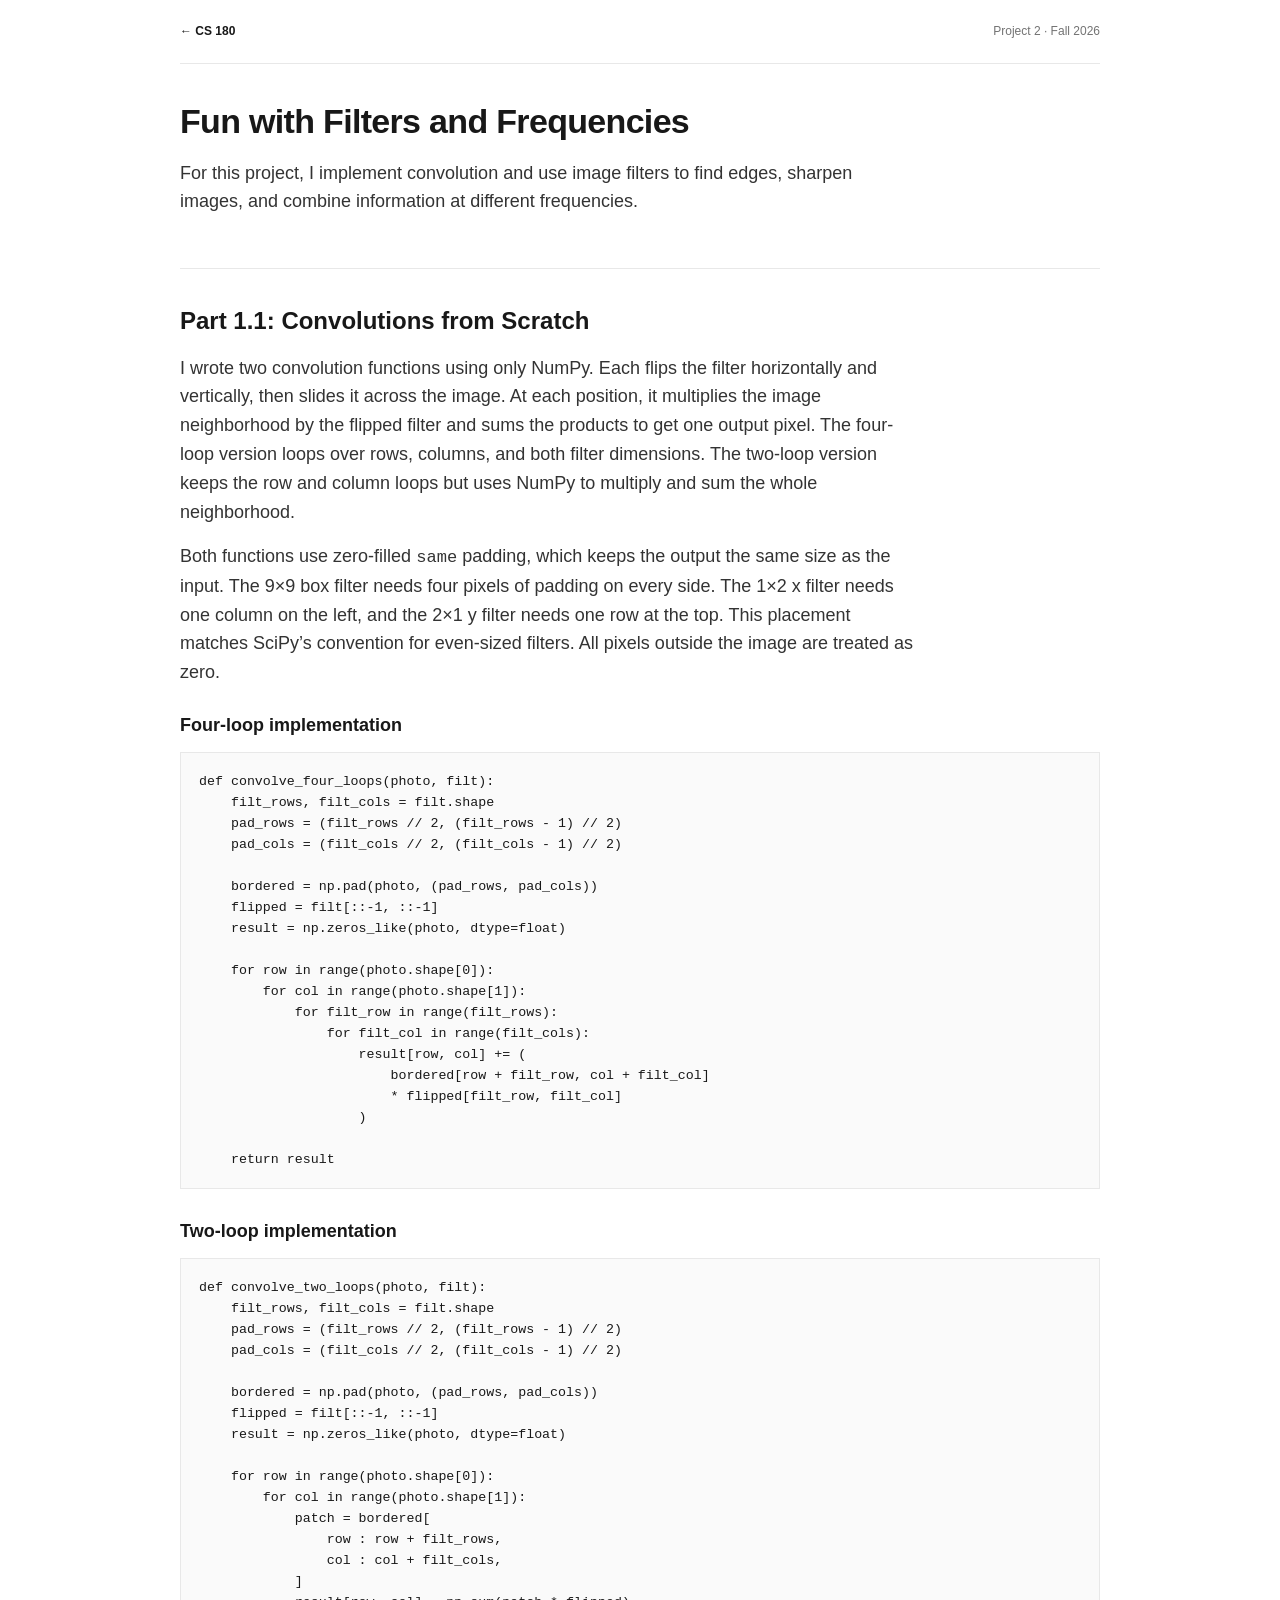
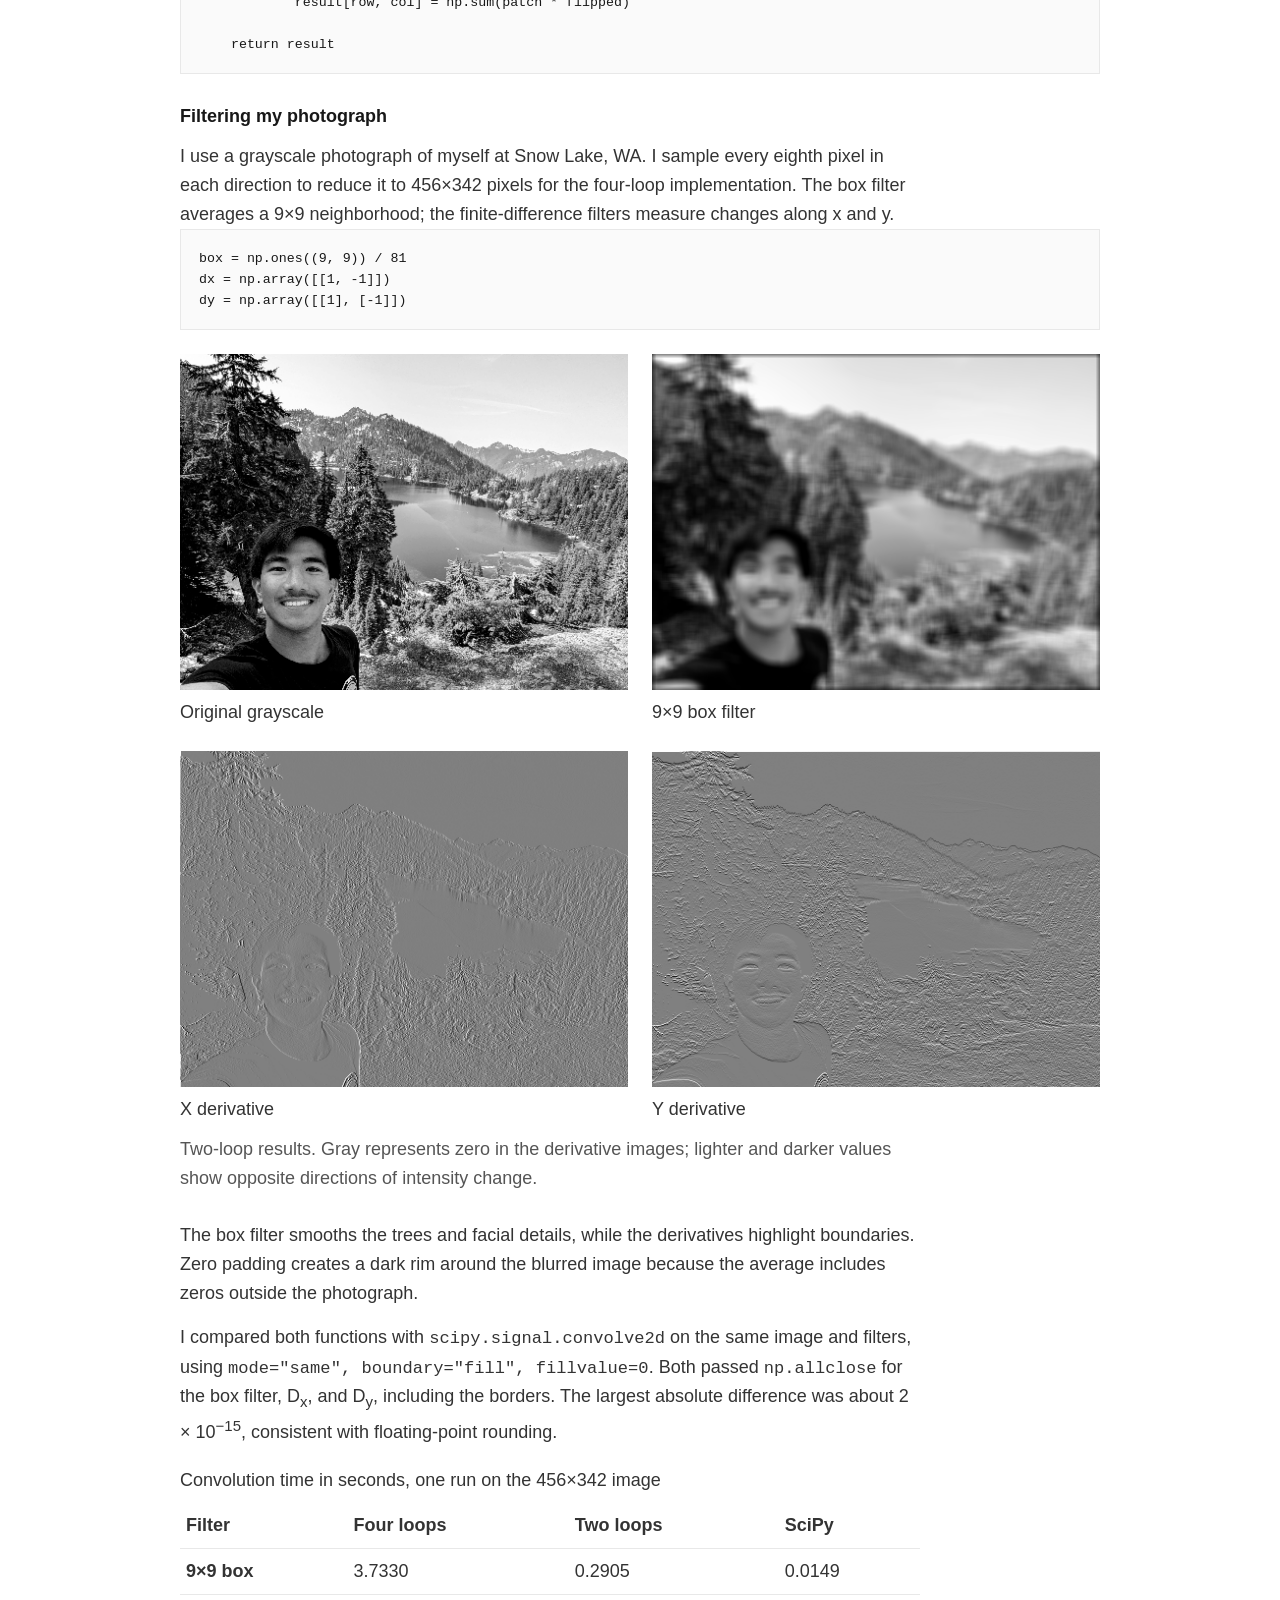
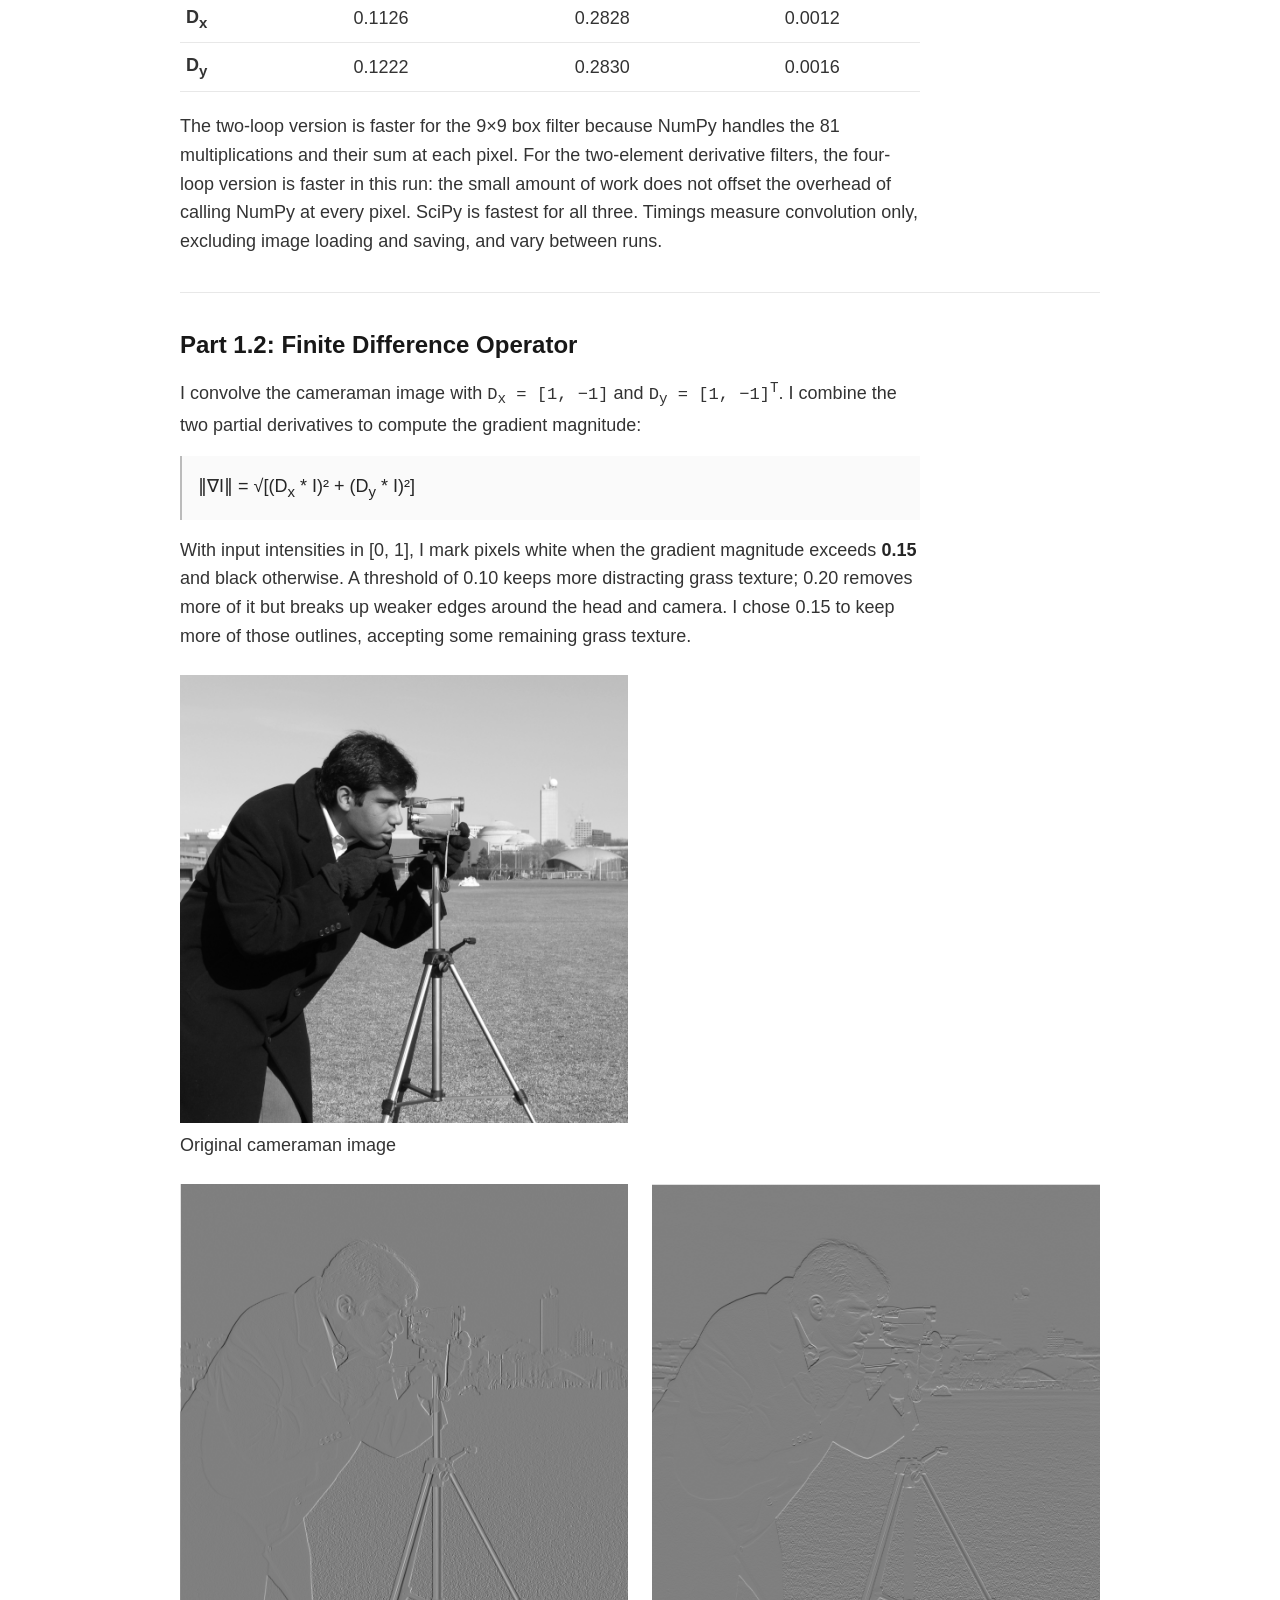
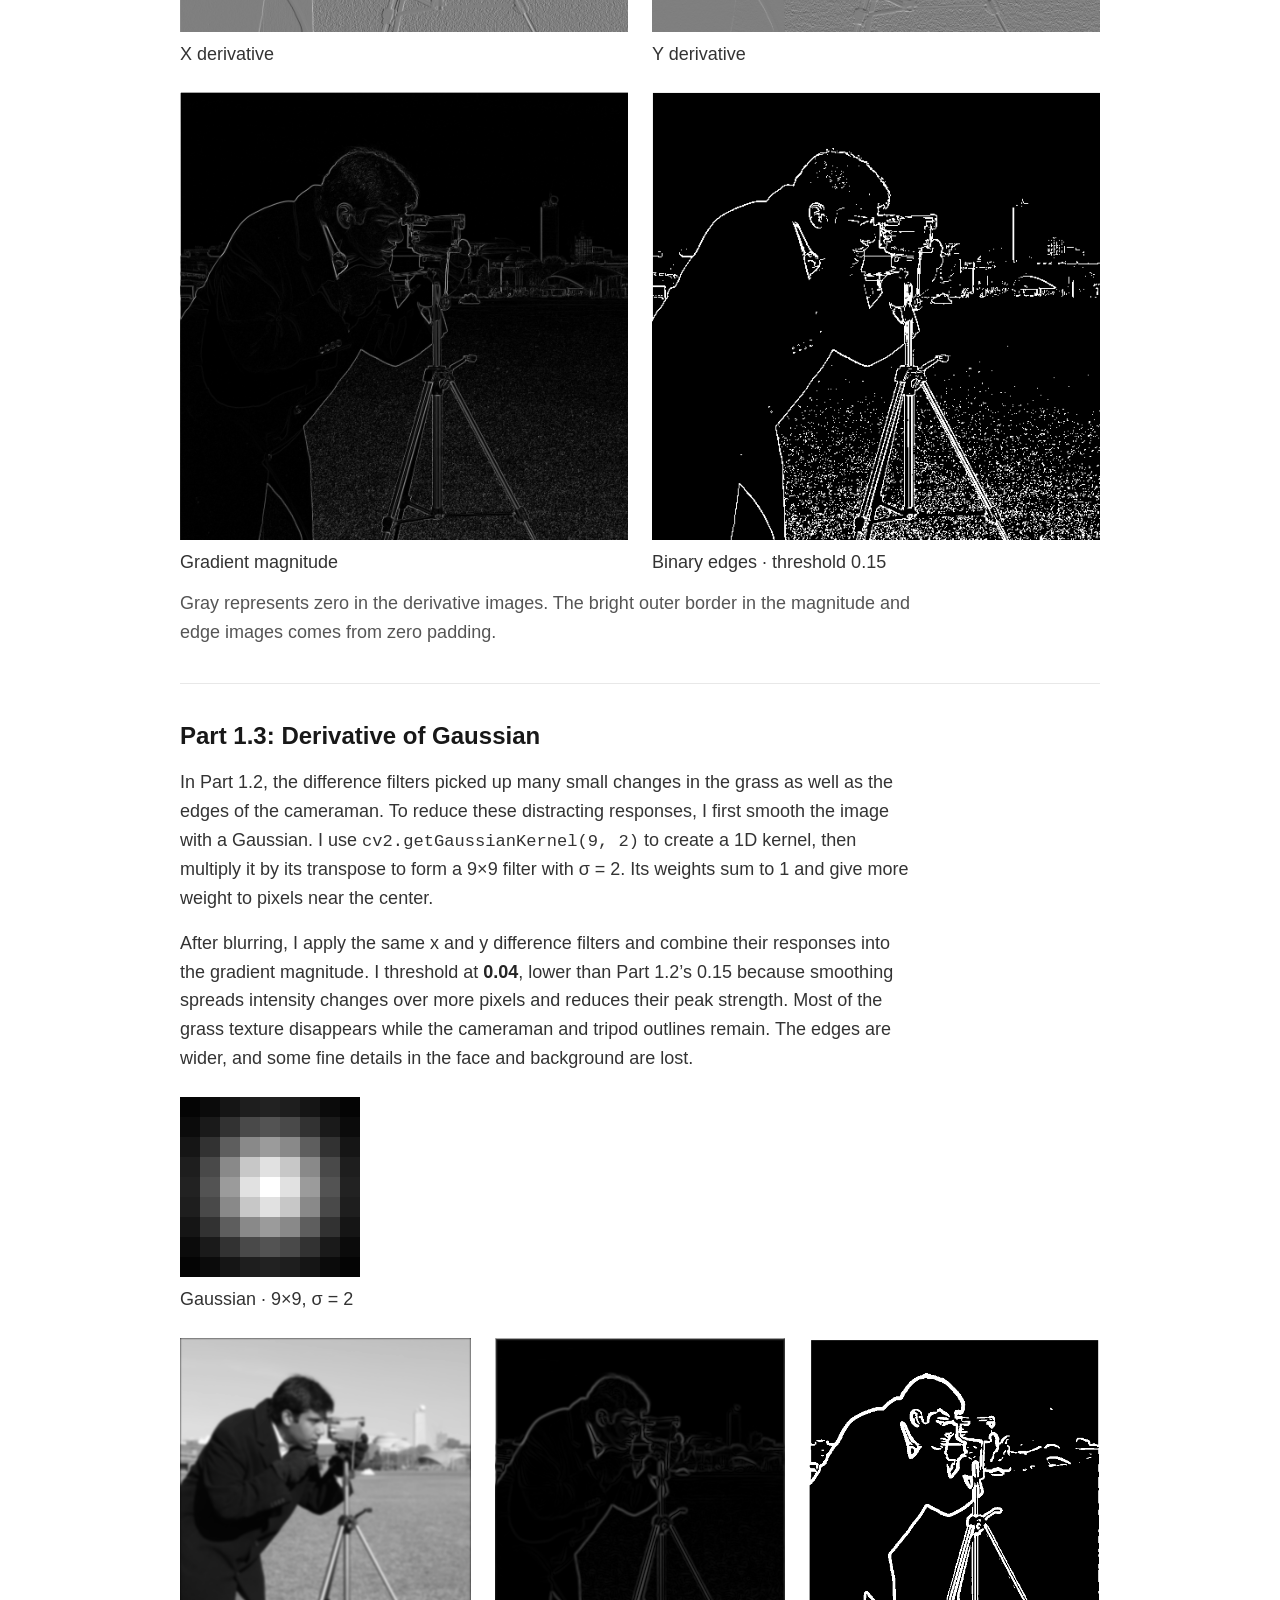
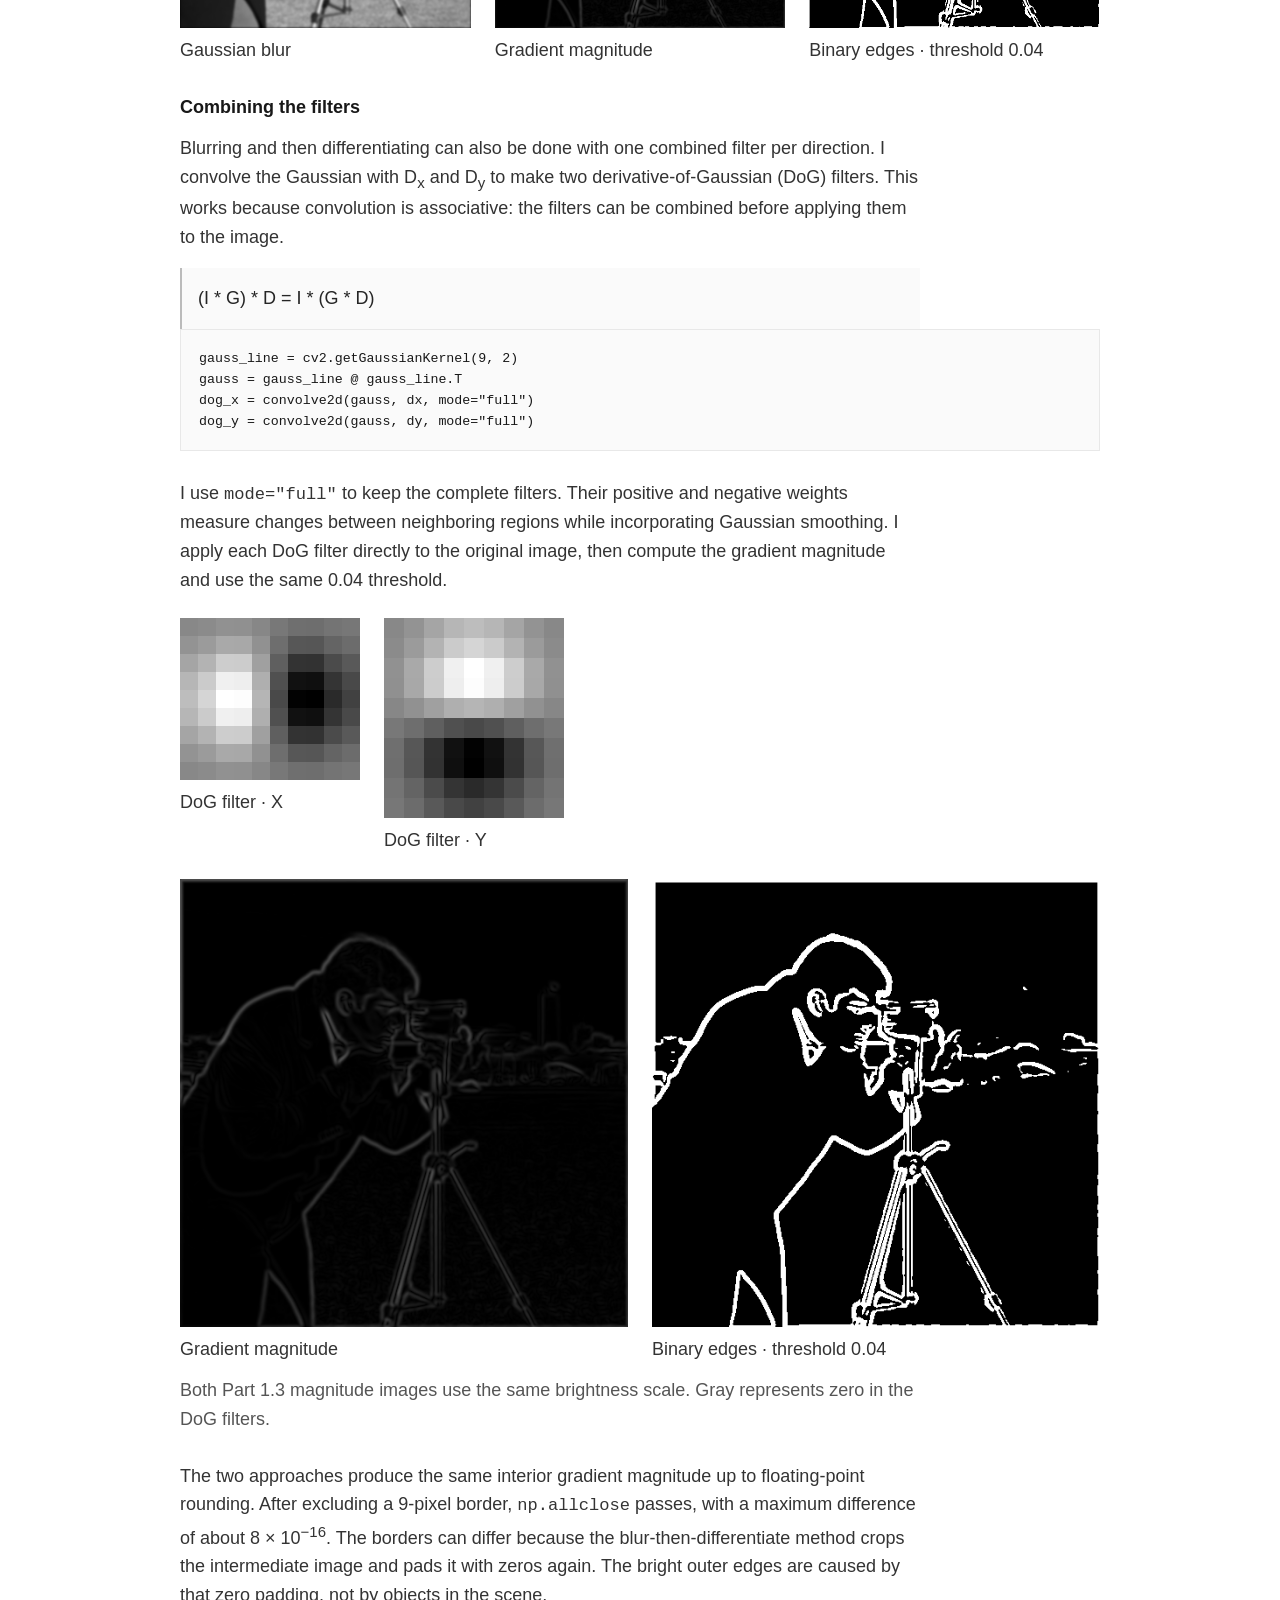
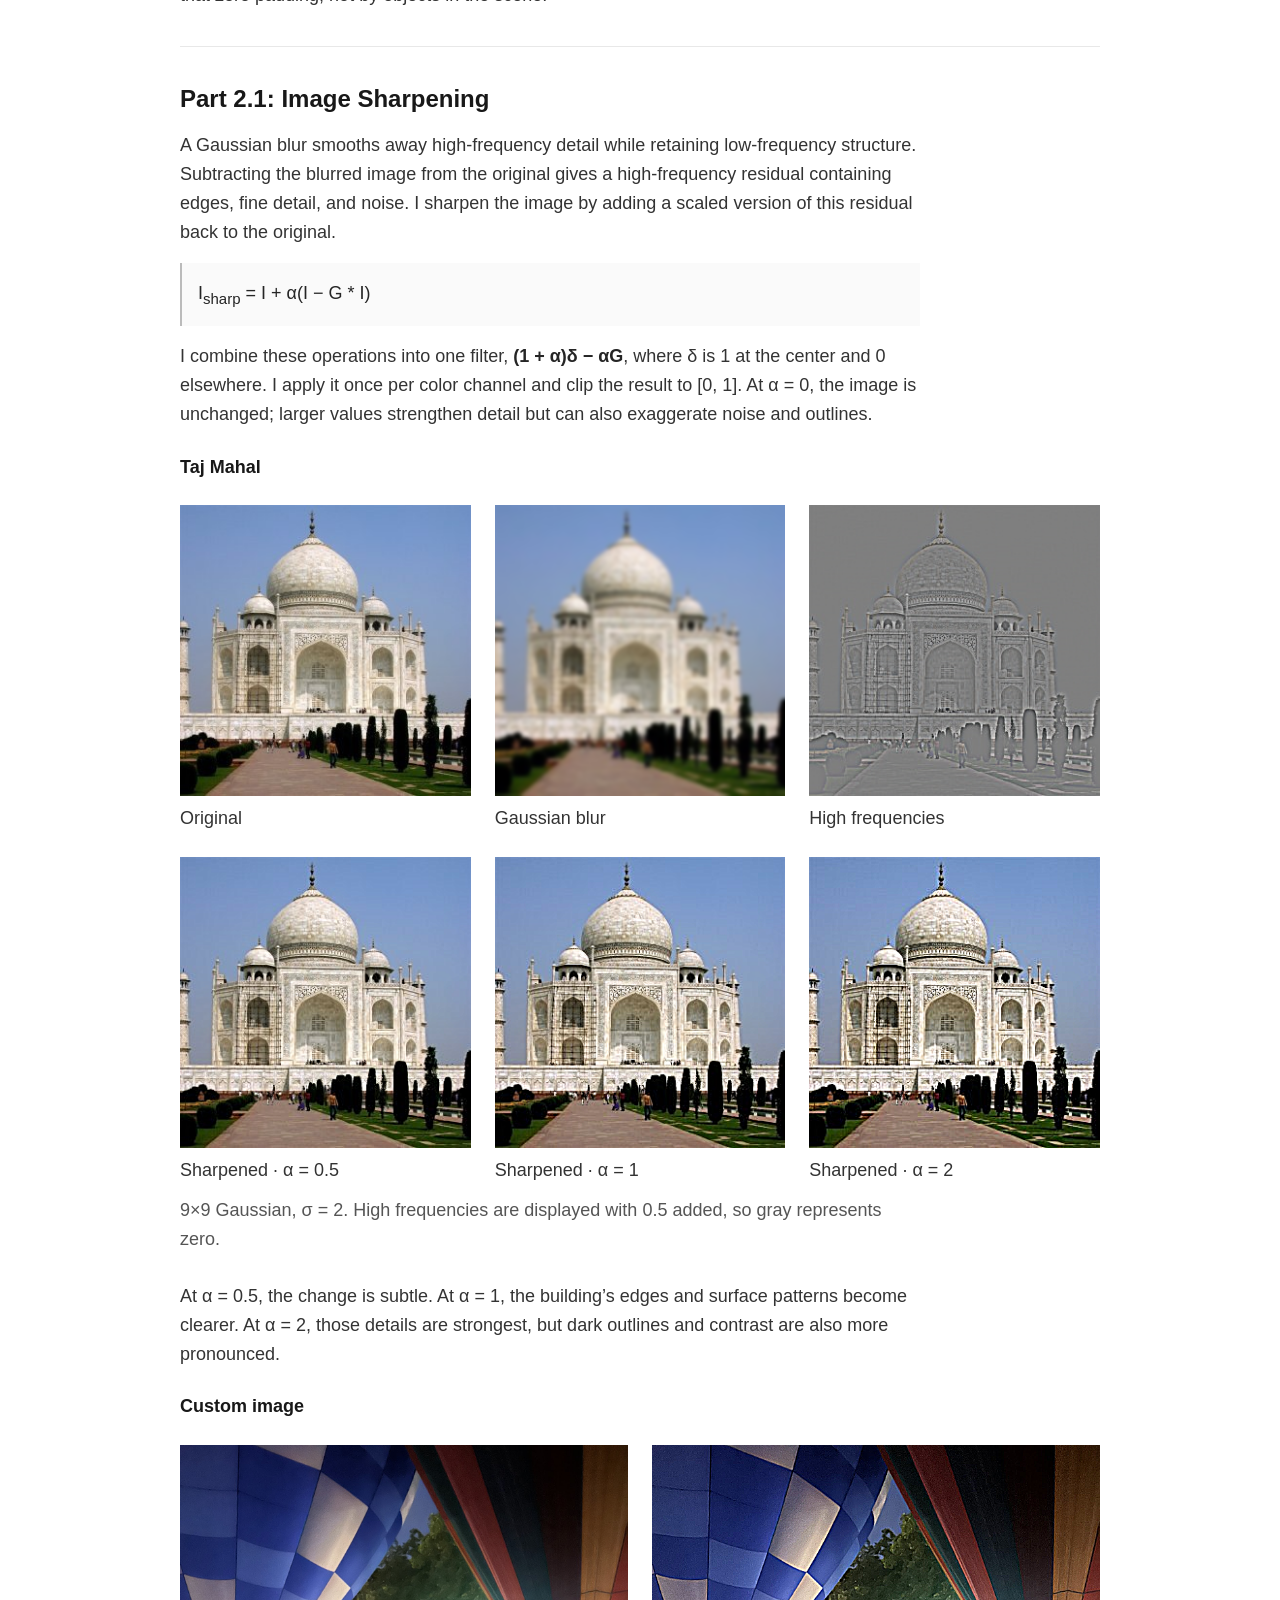
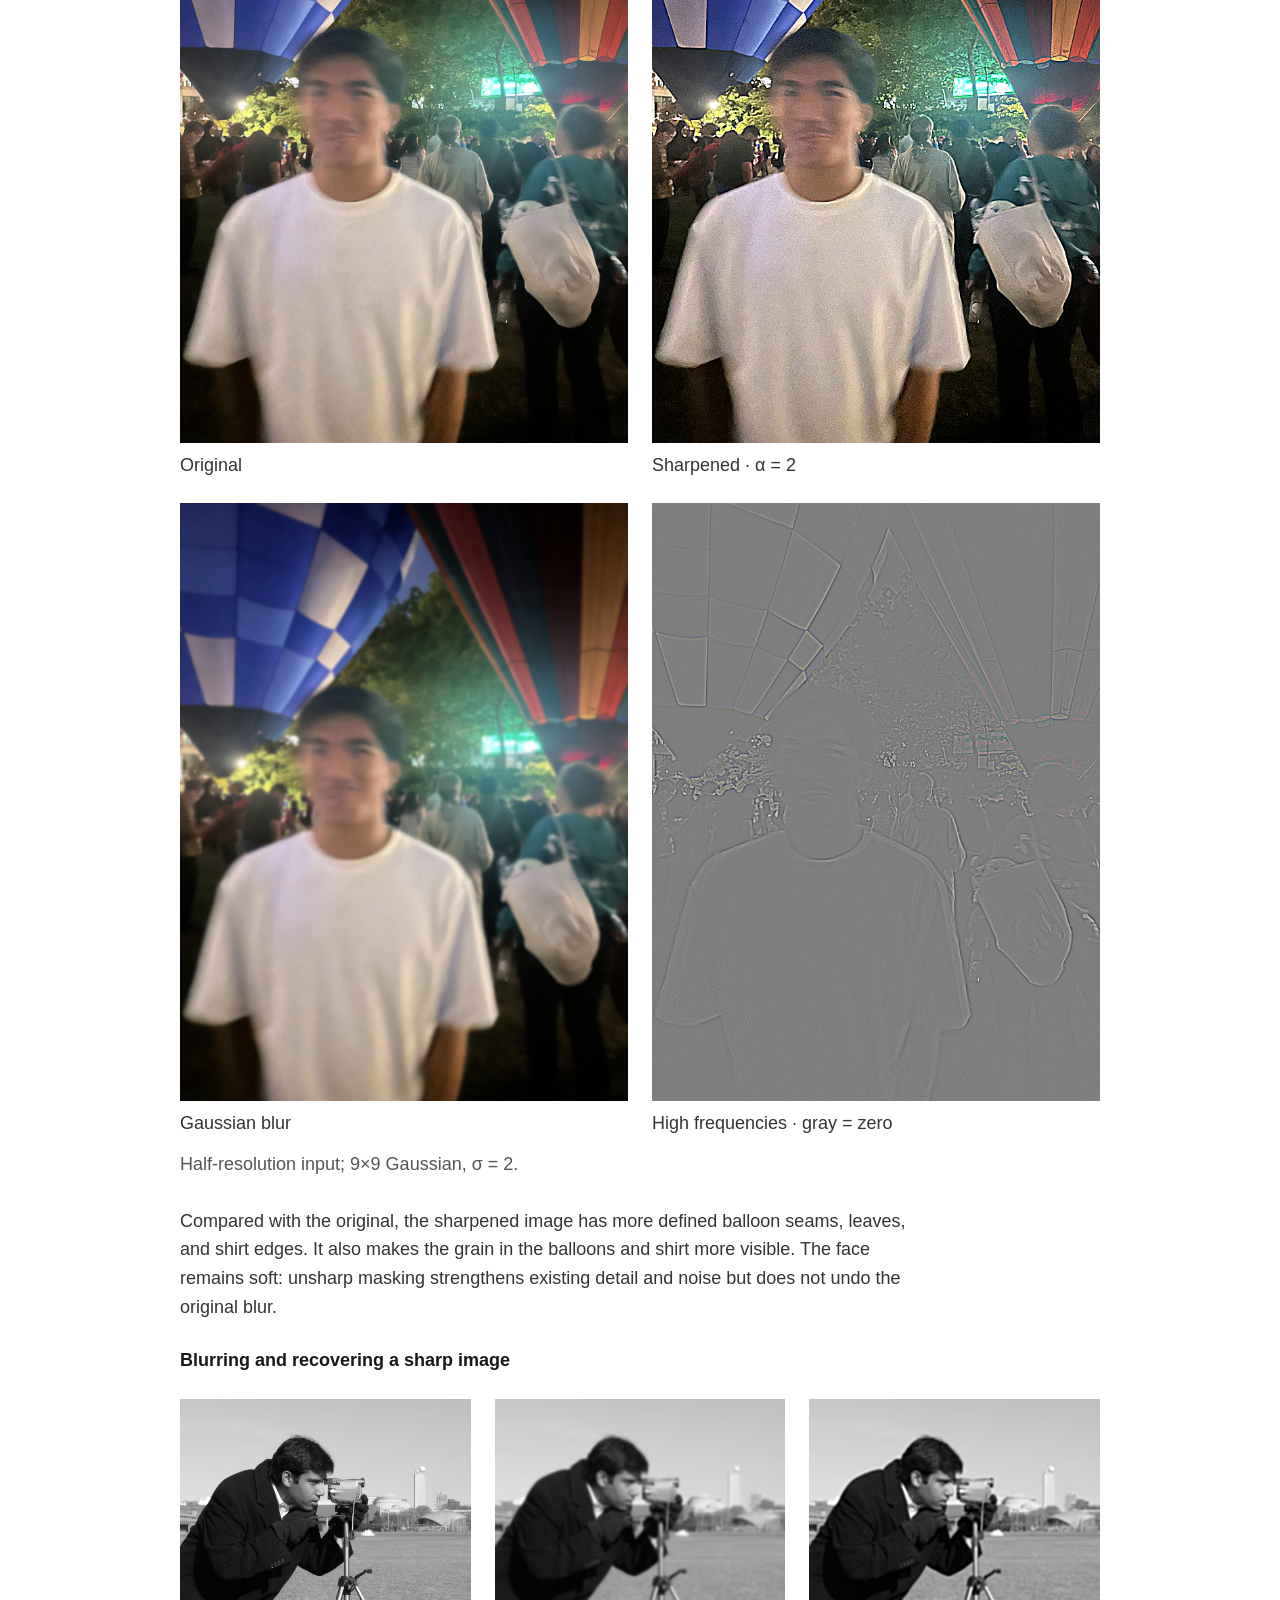
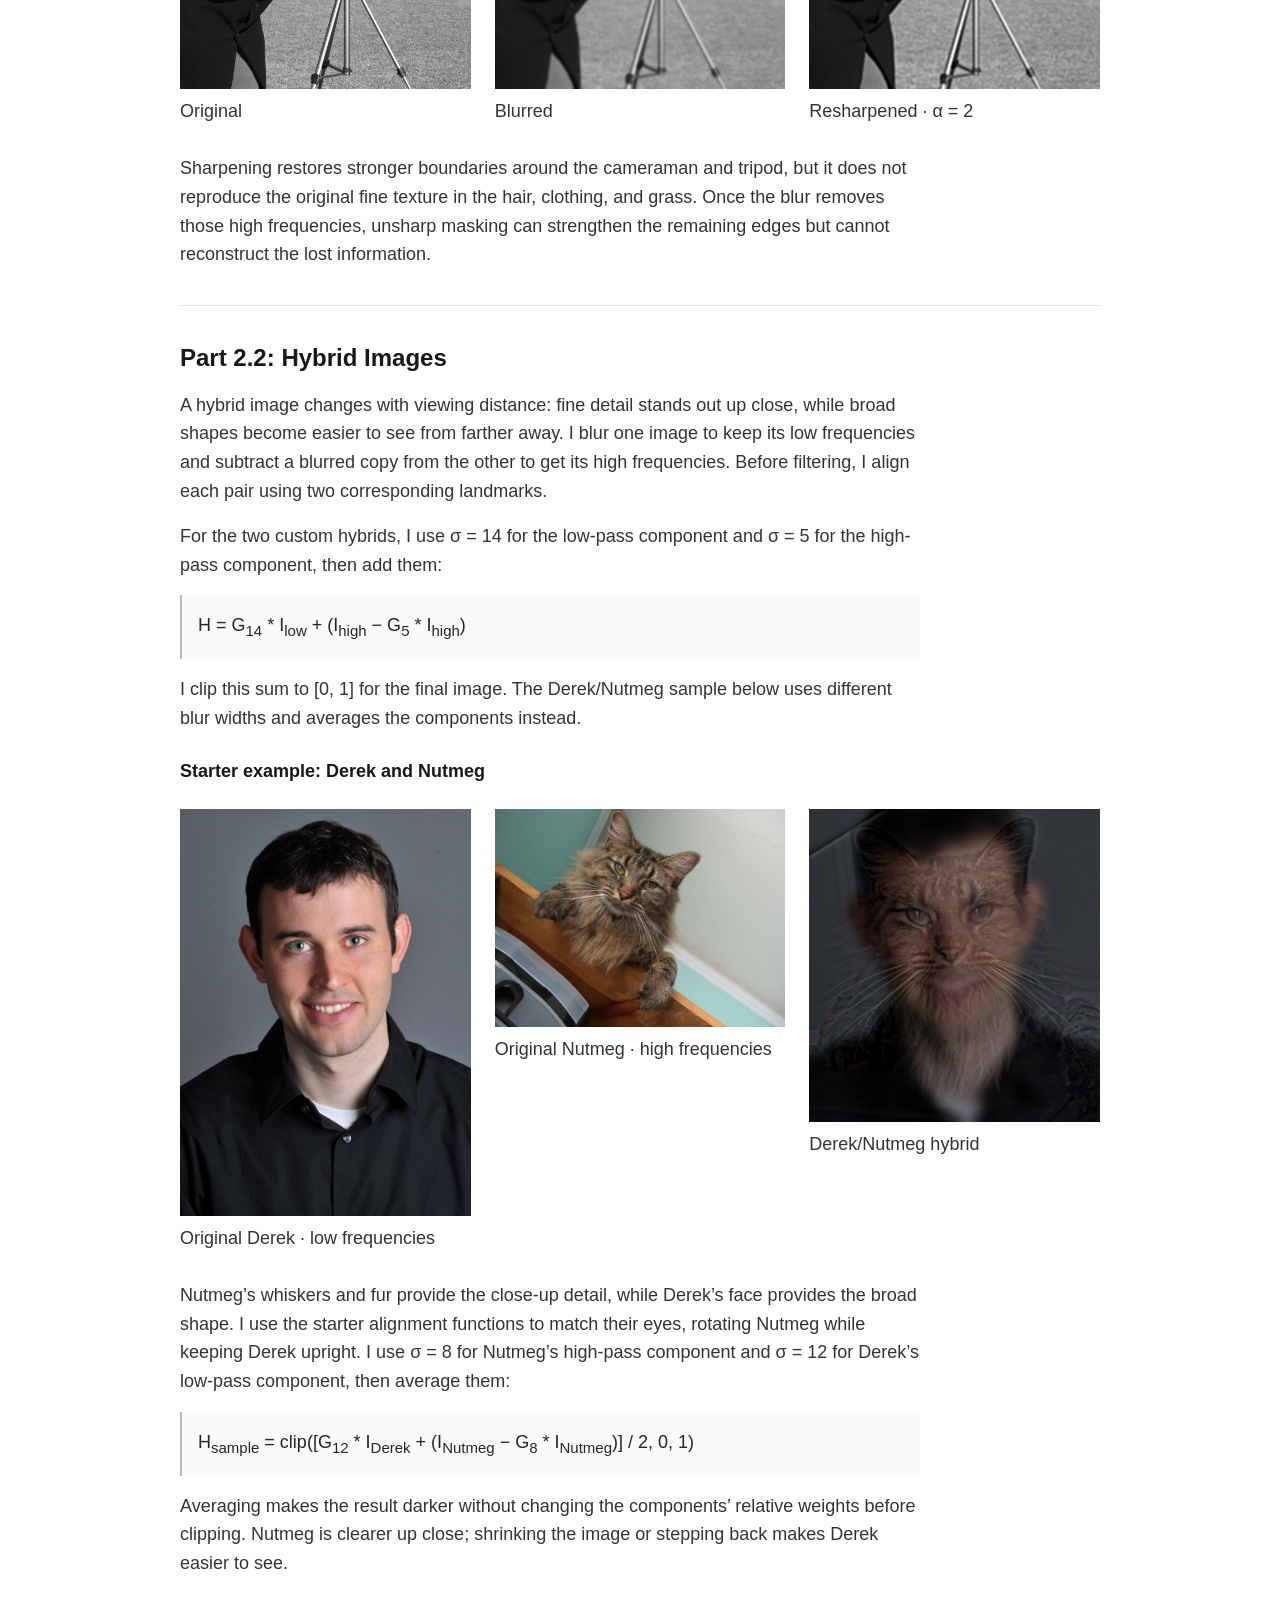
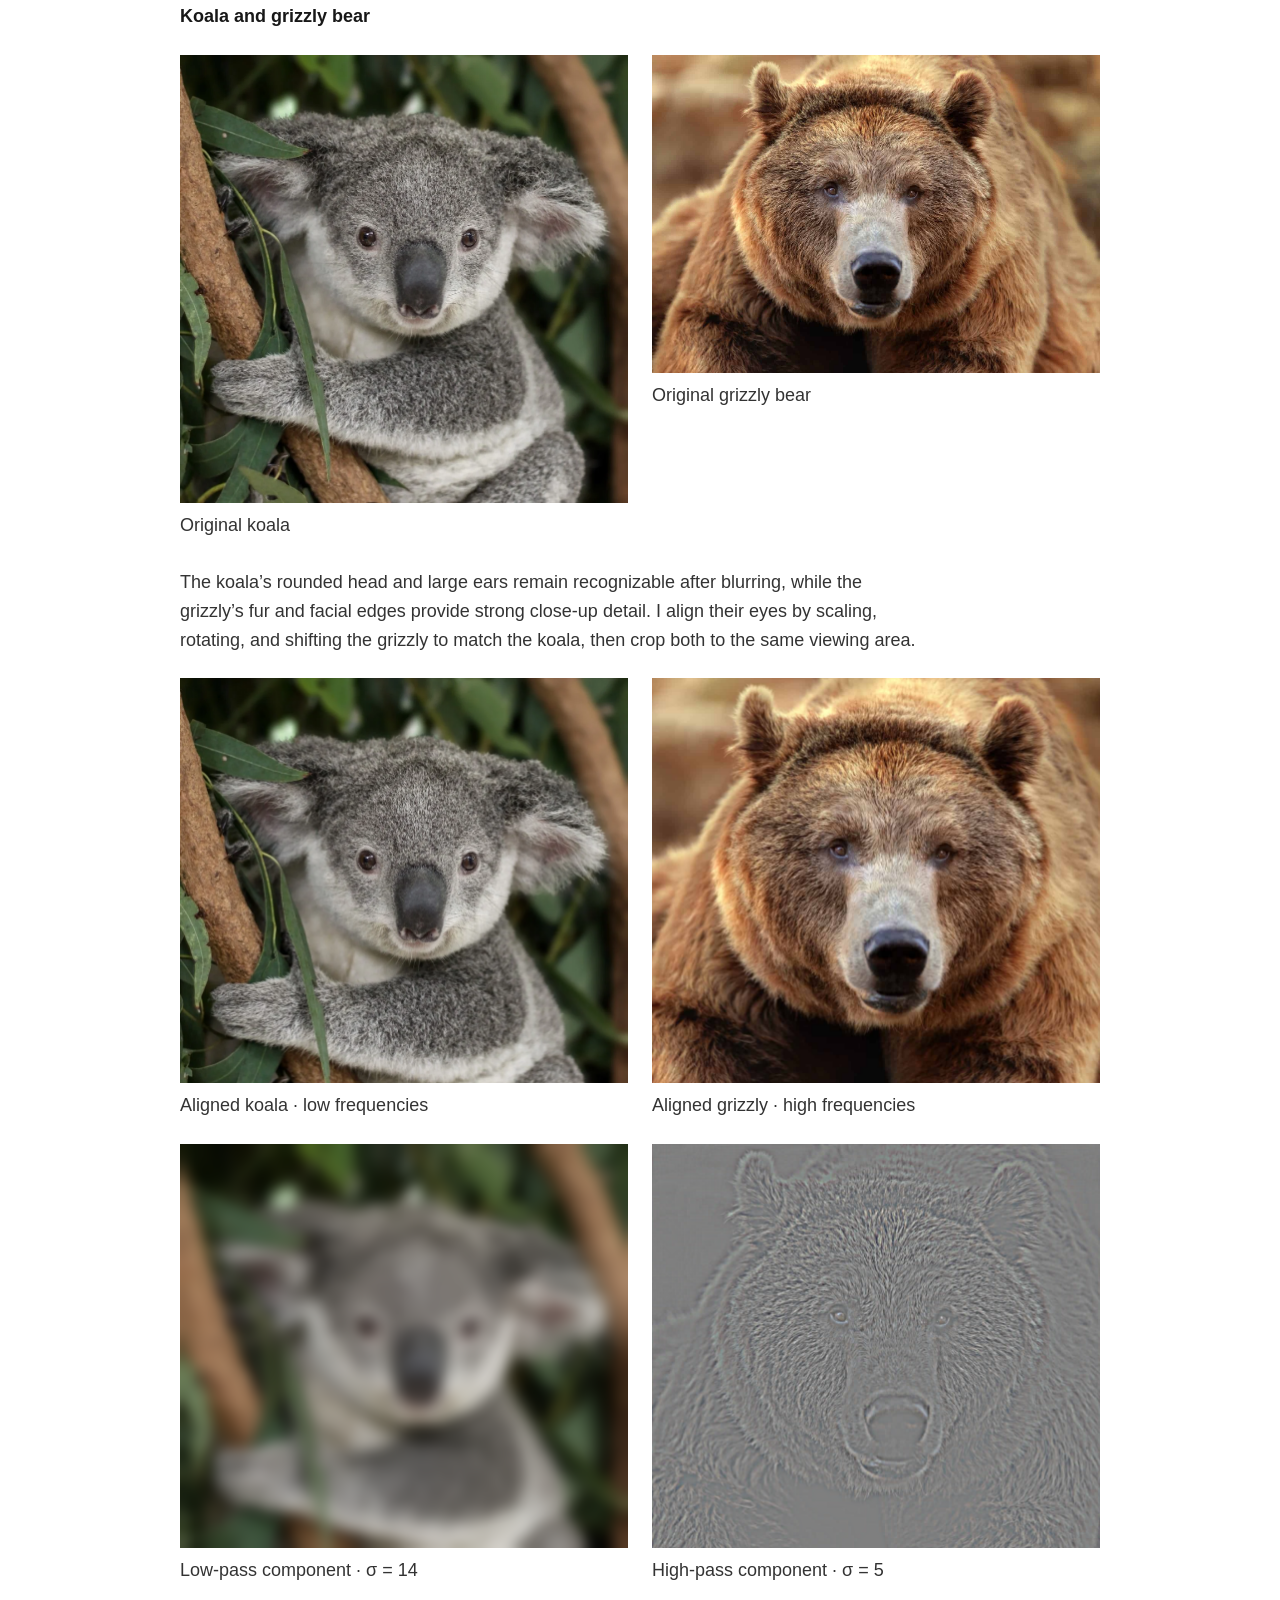
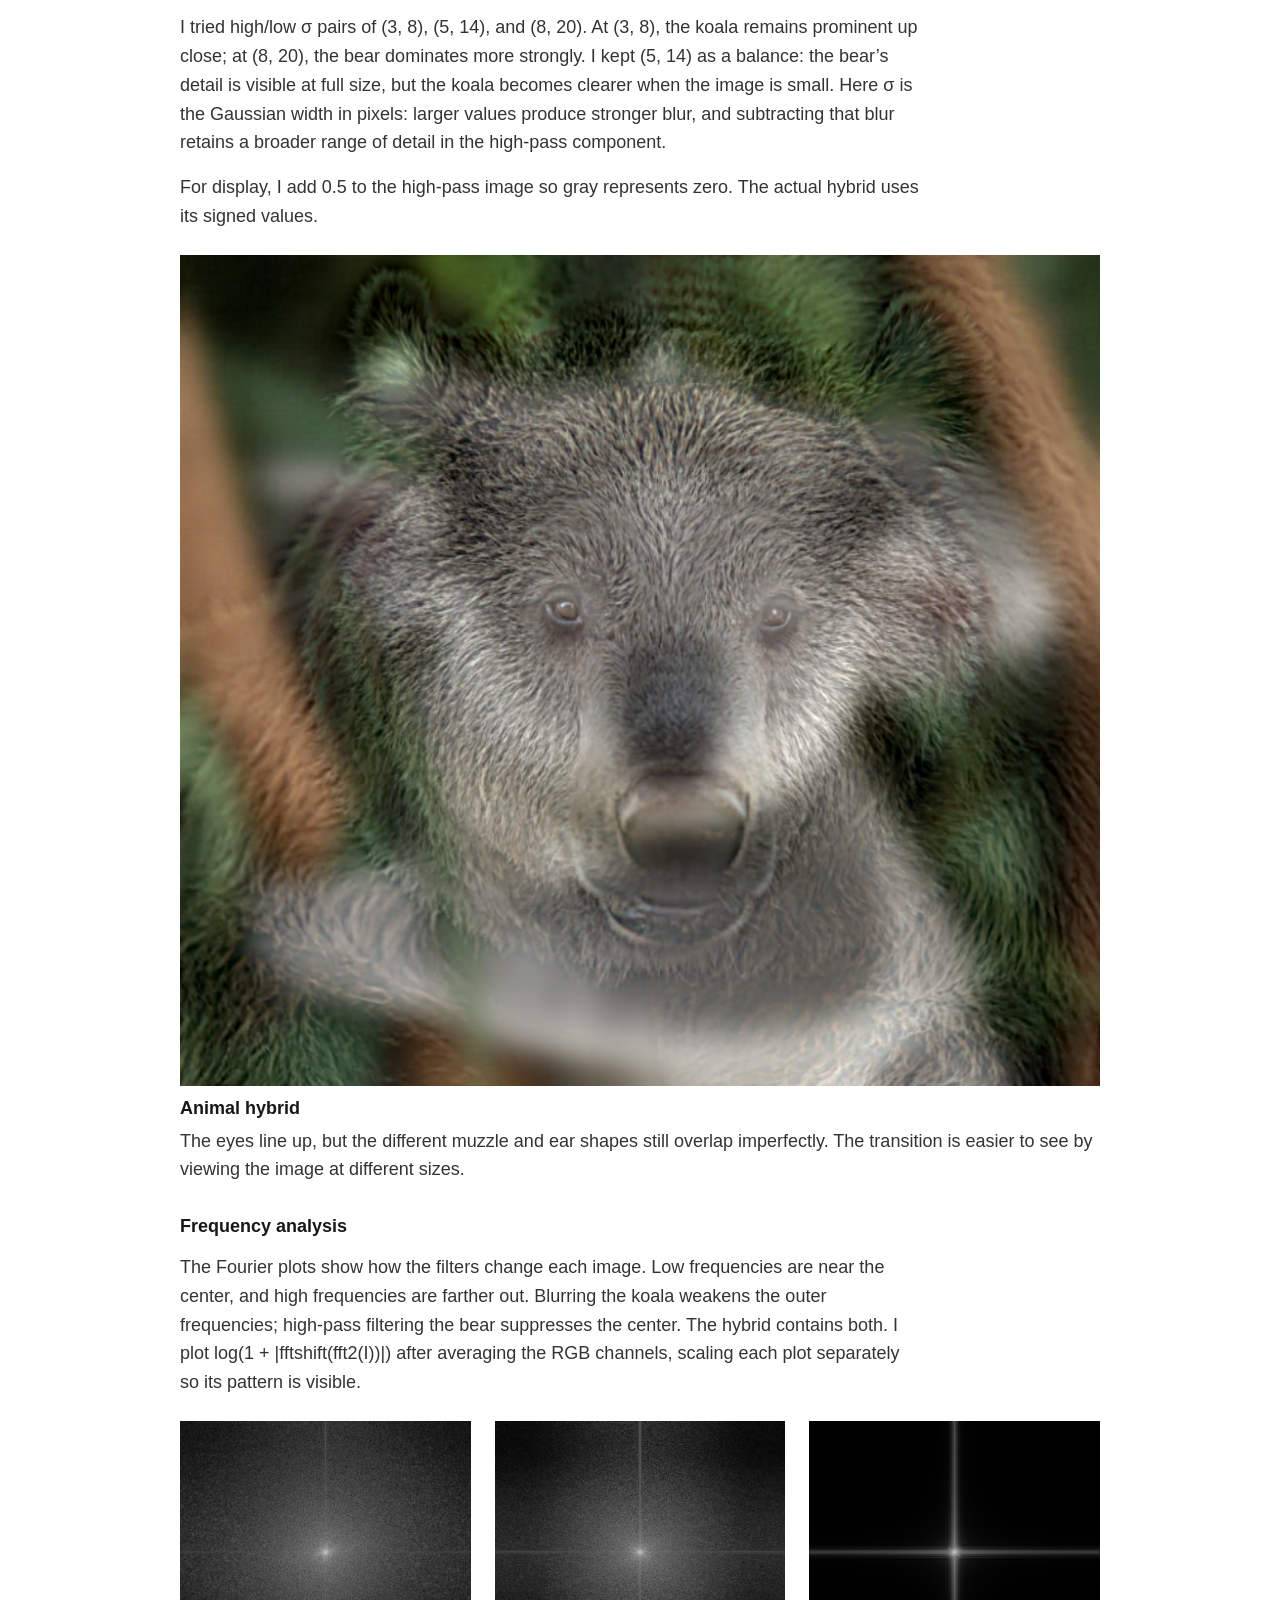
<file: cs180/proj2/index.html>
<!doctype html>
<html lang="en">
  <head>
    <meta charset="UTF-8" />
    <meta name="viewport" content="width=device-width, initial-scale=1.0" />
    <meta name="description" content="CS 180 Project 2 by Pranav Subbarayan: convolution, finite differences, and derivative-of-Gaussian filters." />
    <title>CS 180 Project 2 — Pranav Subbarayan</title>
    <link rel="stylesheet" href="styles.css" />
  </head>
  <body>
    <header>
      <a href="../">← CS 180</a>
      <span>Project 2 · Fall 2026</span>
    </header>

    <main id="top">
      <section class="intro" aria-labelledby="project-title">
        <h1 id="project-title">Fun with Filters and Frequencies</h1>
        <p class="intro-copy">For this project, I implement convolution and use image filters to find edges, sharpen images, and combine information at different frequencies.</p>
      </section>

      <section id="convolution">
        <div class="section-title"><h2>Part 1.1: Convolutions from Scratch</h2></div>
        <div class="prose">
          <p>I wrote two convolution functions using only NumPy. Each flips the filter horizontally and vertically, then slides it across the image. At each position, it multiplies the image neighborhood by the flipped filter and sums the products to get one output pixel. The four-loop version loops over rows, columns, and both filter dimensions. The two-loop version keeps the row and column loops but uses NumPy to multiply and sum the whole neighborhood.</p>
          <p>Both functions use zero-filled <code>same</code> padding, which keeps the output the same size as the input. The 9×9 box filter needs four pixels of padding on every side. The 1×2 x filter needs one column on the left, and the 2×1 y filter needs one row at the top. This placement matches SciPy’s convention for even-sized filters. All pixels outside the image are treated as zero.</p>
        </div>

        <h3>Four-loop implementation</h3>
        <pre><code>def convolve_four_loops(photo, filt):
    filt_rows, filt_cols = filt.shape
    pad_rows = (filt_rows // 2, (filt_rows - 1) // 2)
    pad_cols = (filt_cols // 2, (filt_cols - 1) // 2)

    bordered = np.pad(photo, (pad_rows, pad_cols))
    flipped = filt[::-1, ::-1]
    result = np.zeros_like(photo, dtype=float)

    for row in range(photo.shape[0]):
        for col in range(photo.shape[1]):
            for filt_row in range(filt_rows):
                for filt_col in range(filt_cols):
                    result[row, col] += (
                        bordered[row + filt_row, col + filt_col]
                        * flipped[filt_row, filt_col]
                    )

    return result</code></pre>

        <h3>Two-loop implementation</h3>
        <pre><code>def convolve_two_loops(photo, filt):
    filt_rows, filt_cols = filt.shape
    pad_rows = (filt_rows // 2, (filt_rows - 1) // 2)
    pad_cols = (filt_cols // 2, (filt_cols - 1) // 2)

    bordered = np.pad(photo, (pad_rows, pad_cols))
    flipped = filt[::-1, ::-1]
    result = np.zeros_like(photo, dtype=float)

    for row in range(photo.shape[0]):
        for col in range(photo.shape[1]):
            patch = bordered[
                row : row + filt_rows,
                col : col + filt_cols,
            ]
            result[row, col] = np.sum(patch * flipped)

    return result</code></pre>

        <h3>Filtering my photograph</h3>
        <div class="prose">
          <p>I use a grayscale photograph of myself at Snow Lake, WA. I sample every eighth pixel in each direction to reduce it to 456×342 pixels for the four-loop implementation. The box filter averages a 9×9 neighborhood; the finite-difference filters measure changes along x and y.</p>
        </div>
        <pre><code>box = np.ones((9, 9)) / 81
dx = np.array([[1, -1]])
dy = np.array([[1], [-1]])</code></pre>
        <div class="image-grid">
          <figure>
            <a class="image-link" href="images/part1_1_original.png" aria-label="Open original grayscale: Self photograph">
              <img src="images/part1_1_original.png" alt="Self photograph: original grayscale" loading="lazy" decoding="async" width="456" height="342" />
            </a>
            <figcaption>Original grayscale</figcaption>
          </figure>
          <figure>
            <a class="image-link" href="images/part1_1_box.png" aria-label="Open 9×9 box filter: Self photograph">
              <img src="images/part1_1_box.png" alt="Self photograph: 9×9 box filter" loading="lazy" decoding="async" width="456" height="342" />
            </a>
            <figcaption>9×9 box filter</figcaption>
          </figure>
          <figure>
            <a class="image-link" href="images/part1_1_dx.png" aria-label="Open x derivative: Self photograph">
              <img src="images/part1_1_dx.png" alt="Self photograph: x derivative" loading="lazy" decoding="async" width="456" height="342" />
            </a>
            <figcaption>X derivative</figcaption>
          </figure>
          <figure>
            <a class="image-link" href="images/part1_1_dy.png" aria-label="Open y derivative: Self photograph">
              <img src="images/part1_1_dy.png" alt="Self photograph: y derivative" loading="lazy" decoding="async" width="456" height="342" />
            </a>
            <figcaption>Y derivative</figcaption>
          </figure>
        </div>
        <p class="figure-note">Two-loop results. Gray represents zero in the derivative images; lighter and darker values show opposite directions of intensity change.</p>
        <div class="prose dog-copy">
          <p>The box filter smooths the trees and facial details, while the derivatives highlight boundaries. Zero padding creates a dark rim around the blurred image because the average includes zeros outside the photograph.</p>
          <p>I compared both functions with <code>scipy.signal.convolve2d</code> on the same image and filters, using <code>mode="same", boundary="fill", fillvalue=0</code>. Both passed <code>np.allclose</code> for the box filter, D<sub>x</sub>, and D<sub>y</sub>, including the borders. The largest absolute difference was about 2 × 10<sup>−15</sup>, consistent with floating-point rounding.</p>
          <table class="runtime-table">
            <caption>Convolution time in seconds, one run on the 456×342 image</caption>
            <thead><tr><th scope="col">Filter</th><th scope="col">Four loops</th><th scope="col">Two loops</th><th scope="col">SciPy</th></tr></thead>
            <tbody>
              <tr><th scope="row">9×9 box</th><td>3.7330</td><td>0.2905</td><td>0.0149</td></tr>
              <tr><th scope="row">D<sub>x</sub></th><td>0.1126</td><td>0.2828</td><td>0.0012</td></tr>
              <tr><th scope="row">D<sub>y</sub></th><td>0.1222</td><td>0.2830</td><td>0.0016</td></tr>
            </tbody>
          </table>
          <p>The two-loop version is faster for the 9×9 box filter because NumPy handles the 81 multiplications and their sum at each pixel. For the two-element derivative filters, the four-loop version is faster in this run: the small amount of work does not offset the overhead of calling NumPy at every pixel. SciPy is fastest for all three. Timings measure convolution only, excluding image loading and saving, and vary between runs.</p>
        </div>
      </section>

      <section id="finite-differences">
        <div class="section-title"><h2>Part 1.2: Finite Difference Operator</h2></div>
        <div class="prose">
          <p>I convolve the cameraman image with <code>D<sub>x</sub> = [1, −1]</code> and <code>D<sub>y</sub> = [1, −1]<sup>T</sup></code>. I combine the two partial derivatives to compute the gradient magnitude:</p>
          <div class="formula" role="math" aria-label="Gradient magnitude equals the square root of the squared x derivative plus the squared y derivative">
            ‖∇I‖ = √[(D<sub>x</sub> * I)² + (D<sub>y</sub> * I)²]
          </div>
          <p>With input intensities in [0, 1], I mark pixels white when the gradient magnitude exceeds <strong>0.15</strong> and black otherwise. A threshold of 0.10 keeps more distracting grass texture; 0.20 removes more of it but breaks up weaker edges around the head and camera. I chose 0.15 to keep more of those outlines, accepting some remaining grass texture.</p>
        </div>
        <figure class="result-figure" style="max-width: 448px;">
          <a class="image-link" href="images/part1_2_original.png" aria-label="Open original cameraman image">
            <img src="images/part1_2_original.png" alt="Original grayscale cameraman image" loading="lazy" decoding="async" width="512" height="512" />
          </a>
          <figcaption>Original cameraman image</figcaption>
        </figure>
        <div class="image-grid">
          <figure>
            <a class="image-link" href="images/part1_2_dx.png" aria-label="Open x derivative: Cameraman">
              <img src="images/part1_2_dx.png" alt="Cameraman: x derivative" loading="lazy" decoding="async" width="512" height="512" />
            </a>
            <figcaption>X derivative</figcaption>
          </figure>
          <figure>
            <a class="image-link" href="images/part1_2_dy.png" aria-label="Open y derivative: Cameraman">
              <img src="images/part1_2_dy.png" alt="Cameraman: y derivative" loading="lazy" decoding="async" width="512" height="512" />
            </a>
            <figcaption>Y derivative</figcaption>
          </figure>
          <figure>
            <a class="image-link" href="images/part1_2_magnitude.png" aria-label="Open gradient magnitude: Cameraman">
              <img src="images/part1_2_magnitude.png" alt="Cameraman: gradient magnitude" loading="lazy" decoding="async" width="512" height="512" />
            </a>
            <figcaption>Gradient magnitude</figcaption>
          </figure>
          <figure>
            <a class="image-link" href="images/part1_2_binary.png" aria-label="Open binary edges · threshold 0.15: Cameraman">
              <img src="images/part1_2_binary.png" alt="Cameraman: binary edges · threshold 0.15" loading="lazy" decoding="async" width="512" height="512" />
            </a>
            <figcaption>Binary edges · threshold 0.15</figcaption>
          </figure>
        </div>
        <p class="figure-note">Gray represents zero in the derivative images. The bright outer border in the magnitude and edge images comes from zero padding.</p>
      </section>

      <section id="dog">
        <div class="section-title"><h2>Part 1.3: Derivative of Gaussian</h2></div>
        <div class="prose">
          <p>In Part 1.2, the difference filters picked up many small changes in the grass as well as the edges of the cameraman. To reduce these distracting responses, I first smooth the image with a Gaussian. I use <code>cv2.getGaussianKernel(9, 2)</code> to create a 1D kernel, then multiply it by its transpose to form a 9×9 filter with σ = 2. Its weights sum to 1 and give more weight to pixels near the center.</p>
          <p>After blurring, I apply the same x and y difference filters and combine their responses into the gradient magnitude. I threshold at <strong>0.04</strong>, lower than Part 1.2’s 0.15 because smoothing spreads intensity changes over more pixels and reduces their peak strength. Most of the grass texture disappears while the cameraman and tripod outlines remain. The edges are wider, and some fine details in the face and background are lost.</p>
        </div>
          <figure class="result-figure kernel-figure">
            <a class="image-link" href="images/part1_3_gaussian_kernel.png" aria-label="Open gaussian · 9×9, σ = 2: Gaussian filter">
              <img src="images/part1_3_gaussian_kernel.png" alt="Gaussian filter: gaussian · 9×9, σ = 2" loading="lazy" decoding="async" width="9" height="9" />
            </a>
            <figcaption>Gaussian · 9×9, σ = 2</figcaption>
          </figure>
        <div class="image-grid three-columns">
          <figure>
            <a class="image-link" href="images/part1_3_gaussian_blurred.png" aria-label="Open gaussian blur: Blur then differentiate">
              <img src="images/part1_3_gaussian_blurred.png" alt="Blur then differentiate: gaussian blur" loading="lazy" decoding="async" width="512" height="512" />
            </a>
            <figcaption>Gaussian blur</figcaption>
          </figure>
          <figure>
            <a class="image-link" href="images/part1_3_gaussian_magnitude.png" aria-label="Open gradient magnitude: Blur then differentiate">
              <img src="images/part1_3_gaussian_magnitude.png" alt="Blur then differentiate: gradient magnitude" loading="lazy" decoding="async" width="512" height="512" />
            </a>
            <figcaption>Gradient magnitude</figcaption>
          </figure>
          <figure>
            <a class="image-link" href="images/part1_3_gaussian_binary.png" aria-label="Open binary edges · threshold 0.04: Blur then differentiate">
              <img src="images/part1_3_gaussian_binary.png" alt="Blur then differentiate: binary edges · threshold 0.04" loading="lazy" decoding="async" width="512" height="512" />
            </a>
            <figcaption>Binary edges · threshold 0.04</figcaption>
          </figure>
        </div>

        <div class="prose dog-copy">
          <h3>Combining the filters</h3>
          <p>Blurring and then differentiating can also be done with one combined filter per direction. I convolve the Gaussian with D<sub>x</sub> and D<sub>y</sub> to make two derivative-of-Gaussian (DoG) filters. This works because convolution is associative: the filters can be combined before applying them to the image.</p>
          <div class="formula" role="math" aria-label="Convolving an image with a Gaussian and then a derivative equals convolving the image with their combined filter">
            (I * G) * D = I * (G * D)
          </div>
        </div>
        <pre><code>gauss_line = cv2.getGaussianKernel(9, 2)
gauss = gauss_line @ gauss_line.T
dog_x = convolve2d(gauss, dx, mode="full")
dog_y = convolve2d(gauss, dy, mode="full")</code></pre>
        <div class="prose dog-copy">
          <p>I use <code>mode="full"</code> to keep the complete filters. Their positive and negative weights measure changes between neighboring regions while incorporating Gaussian smoothing. I apply each DoG filter directly to the original image, then compute the gradient magnitude and use the same 0.04 threshold.</p>
        </div>
        <div class="image-grid kernel-grid">
          <figure>
            <a class="image-link" href="images/part1_3_dog_dx.png" aria-label="Open dog filter · x: Derivative of Gaussian">
              <img src="images/part1_3_dog_dx.png" alt="Derivative of Gaussian: dog filter · x" loading="lazy" decoding="async" width="10" height="9" />
            </a>
            <figcaption>DoG filter · X</figcaption>
          </figure>
          <figure>
            <a class="image-link" href="images/part1_3_dog_dy.png" aria-label="Open dog filter · y: Derivative of Gaussian">
              <img src="images/part1_3_dog_dy.png" alt="Derivative of Gaussian: dog filter · y" loading="lazy" decoding="async" width="9" height="10" />
            </a>
            <figcaption>DoG filter · Y</figcaption>
          </figure>
        </div>
        <div class="image-grid">
          <figure>
            <a class="image-link" href="images/part1_3_dog_magnitude.png" aria-label="Open gradient magnitude: Cameraman filtered with DoG">
              <img src="images/part1_3_dog_magnitude.png" alt="Cameraman filtered with DoG: gradient magnitude" loading="lazy" decoding="async" width="512" height="512" />
            </a>
            <figcaption>Gradient magnitude</figcaption>
          </figure>
          <figure>
            <a class="image-link" href="images/part1_3_dog_binary.png" aria-label="Open binary edges · threshold 0.04: Cameraman filtered with DoG">
              <img src="images/part1_3_dog_binary.png" alt="Cameraman filtered with DoG: binary edges · threshold 0.04" loading="lazy" decoding="async" width="512" height="512" />
            </a>
            <figcaption>Binary edges · threshold 0.04</figcaption>
          </figure>
        </div>
        <p class="figure-note">Both Part 1.3 magnitude images use the same brightness scale. Gray represents zero in the DoG filters.</p>
        <div class="prose dog-copy">
          <p>The two approaches produce the same interior gradient magnitude up to floating-point rounding. After excluding a 9-pixel border, <code>np.allclose</code> passes, with a maximum difference of about 8 × 10<sup>−16</sup>. The borders can differ because the blur-then-differentiate method crops the intermediate image and pads it with zeros again. The bright outer edges are caused by that zero padding, not by objects in the scene.</p>
        </div>
      </section>

      <section id="sharpening">
        <div class="section-title"><h2>Part 2.1: Image Sharpening</h2></div>
        <div class="prose">
          <p>A Gaussian blur smooths away high-frequency detail while retaining low-frequency structure. Subtracting the blurred image from the original gives a high-frequency residual containing edges, fine detail, and noise. I sharpen the image by adding a scaled version of this residual back to the original.</p>
          <div class="formula" role="math" aria-label="The sharpened image equals the original plus alpha times the original minus its Gaussian blur">
            I<sub>sharp</sub> = I + α(I − G * I)
          </div>
          <p>I combine these operations into one filter, <strong>(1 + α)δ − αG</strong>, where δ is 1 at the center and 0 elsewhere. I apply it once per color channel and clip the result to [0, 1]. At α = 0, the image is unchanged; larger values strengthen detail but can also exaggerate noise and outlines.</p>
        </div>

        <h3>Taj Mahal</h3>
        <div class="image-grid three-columns">
          <figure>
            <a class="image-link" href="images/part2_1_taj_original.png" aria-label="Open original: Taj Mahal">
              <img src="images/part2_1_taj_original.png" alt="Taj Mahal: original" loading="lazy" decoding="async" width="300" height="300" />
            </a>
            <figcaption>Original</figcaption>
          </figure>
          <figure>
            <a class="image-link" href="images/part2_1_taj_blurred.png" aria-label="Open gaussian blur: Taj Mahal">
              <img src="images/part2_1_taj_blurred.png" alt="Taj Mahal: gaussian blur" loading="lazy" decoding="async" width="300" height="300" />
            </a>
            <figcaption>Gaussian blur</figcaption>
          </figure>
          <figure>
            <a class="image-link" href="images/part2_1_taj_high.png" aria-label="Open high frequencies: Taj Mahal">
              <img src="images/part2_1_taj_high.png" alt="Taj Mahal: high frequencies" loading="lazy" decoding="async" width="300" height="300" />
            </a>
            <figcaption>High frequencies</figcaption>
          </figure>
          <figure>
            <a class="image-link" href="images/part2_1_taj_sharp_05.png" aria-label="Open sharpened · α = 0.5: Taj Mahal">
              <img src="images/part2_1_taj_sharp_05.png" alt="Taj Mahal: sharpened · α = 0.5" loading="lazy" decoding="async" width="300" height="300" />
            </a>
            <figcaption>Sharpened · α = 0.5</figcaption>
          </figure>
          <figure>
            <a class="image-link" href="images/part2_1_taj_sharp_1.png" aria-label="Open sharpened · α = 1: Taj Mahal">
              <img src="images/part2_1_taj_sharp_1.png" alt="Taj Mahal: sharpened · α = 1" loading="lazy" decoding="async" width="300" height="300" />
            </a>
            <figcaption>Sharpened · α = 1</figcaption>
          </figure>
          <figure>
            <a class="image-link" href="images/part2_1_taj_sharp_2.png" aria-label="Open sharpened · α = 2: Taj Mahal">
              <img src="images/part2_1_taj_sharp_2.png" alt="Taj Mahal: sharpened · α = 2" loading="lazy" decoding="async" width="300" height="300" />
            </a>
            <figcaption>Sharpened · α = 2</figcaption>
          </figure>
        </div>
        <p class="figure-note">9×9 Gaussian, σ = 2. High frequencies are displayed with 0.5 added, so gray represents zero.</p>
        <div class="prose dog-copy">
          <p>At α = 0.5, the change is subtle. At α = 1, the building’s edges and surface patterns become clearer. At α = 2, those details are strongest, but dark outlines and contrast are also more pronounced.</p>
        </div>

        <h3>Custom image</h3>
        <div class="image-grid">
          <figure>
            <a class="image-link" href="images/part2_1_custom_original.png" aria-label="Open original: Photograph beneath colorful balloons">
              <img src="images/part2_1_custom_original.png" alt="Photograph beneath colorful balloons: original" loading="lazy" decoding="async" width="662" height="883" />
            </a>
            <figcaption>Original</figcaption>
          </figure>
          <figure>
            <a class="image-link" href="images/part2_1_custom_sharp.png" aria-label="Open sharpened · α = 2: Photograph beneath colorful balloons">
              <img src="images/part2_1_custom_sharp.png" alt="Photograph beneath colorful balloons: sharpened · α = 2" loading="lazy" decoding="async" width="662" height="883" />
            </a>
            <figcaption>Sharpened · α = 2</figcaption>
          </figure>
          <figure>
            <a class="image-link" href="images/part2_1_custom_blurred.png" aria-label="Open gaussian blur: Photograph beneath colorful balloons">
              <img src="images/part2_1_custom_blurred.png" alt="Photograph beneath colorful balloons: gaussian blur" loading="lazy" decoding="async" width="662" height="883" />
            </a>
            <figcaption>Gaussian blur</figcaption>
          </figure>
          <figure>
            <a class="image-link" href="images/part2_1_custom_high.png" aria-label="Open high frequencies · gray = zero: Photograph beneath colorful balloons">
              <img src="images/part2_1_custom_high.png" alt="Photograph beneath colorful balloons: high frequencies · gray = zero" loading="lazy" decoding="async" width="662" height="883" />
            </a>
            <figcaption>High frequencies · gray = zero</figcaption>
          </figure>
        </div>
        <p class="figure-note">Half-resolution input; 9×9 Gaussian, σ = 2.</p>
        <div class="prose dog-copy">
          <p>Compared with the original, the sharpened image has more defined balloon seams, leaves, and shirt edges. It also makes the grain in the balloons and shirt more visible. The face remains soft: unsharp masking strengthens existing detail and noise but does not undo the original blur.</p>
        </div>

        <h3>Blurring and recovering a sharp image</h3>
        <div class="image-grid three-columns">
          <figure>
            <a class="image-link" href="images/part2_1_recovery_original.png" aria-label="Open original: Cameraman blur recovery">
              <img src="images/part2_1_recovery_original.png" alt="Cameraman blur recovery: original" loading="lazy" decoding="async" width="512" height="512" />
            </a>
            <figcaption>Original</figcaption>
          </figure>
          <figure>
            <a class="image-link" href="images/part2_1_recovery_blurred.png" aria-label="Open blurred: Cameraman blur recovery">
              <img src="images/part2_1_recovery_blurred.png" alt="Cameraman blur recovery: blurred" loading="lazy" decoding="async" width="512" height="512" />
            </a>
            <figcaption>Blurred</figcaption>
          </figure>
          <figure>
            <a class="image-link" href="images/part2_1_recovery_resharpened.png" aria-label="Open resharpened · α = 2: Cameraman blur recovery">
              <img src="images/part2_1_recovery_resharpened.png" alt="Cameraman blur recovery: resharpened · α = 2" loading="lazy" decoding="async" width="512" height="512" />
            </a>
            <figcaption>Resharpened · α = 2</figcaption>
          </figure>
        </div>
        <div class="prose dog-copy">
          <p>Sharpening restores stronger boundaries around the cameraman and tripod, but it does not reproduce the original fine texture in the hair, clothing, and grass. Once the blur removes those high frequencies, unsharp masking can strengthen the remaining edges but cannot reconstruct the lost information.</p>
        </div>
      </section>

      <section id="hybrid-images">
        <div class="section-title"><h2>Part 2.2: Hybrid Images</h2></div>
        <div class="prose">
          <p>A hybrid image changes with viewing distance: fine detail stands out up close, while broad shapes become easier to see from farther away. I blur one image to keep its low frequencies and subtract a blurred copy from the other to get its high frequencies. Before filtering, I align each pair using two corresponding landmarks.</p>
          <p>For the two custom hybrids, I use σ = 14 for the low-pass component and σ = 5 for the high-pass component, then add them:</p>
          <div class="formula" role="math" aria-label="For the custom examples, add the low-pass component with sigma 14 and the high-pass component with sigma 5">
            H = G<sub>14</sub> * I<sub>low</sub> + (I<sub>high</sub> − G<sub>5</sub> * I<sub>high</sub>)
          </div>
          <p>I clip this sum to [0, 1] for the final image. The Derek/Nutmeg sample below uses different blur widths and averages the components instead.</p>
        </div>

        <h3>Starter example: Derek and Nutmeg</h3>
        <div class="image-grid three-columns">
          <figure>
            <a class="image-link" href="images/part2_2_original_derek.jpg">
              <img src="images/part2_2_original_derek.jpg" alt="Original Derek · low frequencies" loading="lazy" decoding="async" width="732" height="1024" />
            </a>
            <figcaption>Original Derek · low frequencies</figcaption>
          </figure>
          <figure>
            <a class="image-link" href="images/part2_2_original_nutmeg.jpg">
              <img src="images/part2_2_original_nutmeg.jpg" alt="Original Nutmeg · high frequencies" loading="lazy" decoding="async" width="1408" height="1056" />
            </a>
            <figcaption>Original Nutmeg · high frequencies</figcaption>
          </figure>
          <figure>
            <a class="image-link" href="images/part2_2_sample_hybrid.png" aria-label="Open the Derek and Nutmeg hybrid at full size">
              <img src="images/part2_2_sample_hybrid.png" alt="Hybrid combining Nutmeg's fine details and Derek's blurred face" loading="lazy" decoding="async" width="650" height="700" />
            </a>
            <figcaption>Derek/Nutmeg hybrid</figcaption>
          </figure>
        </div>
        <div class="prose dog-copy">
          <p>Nutmeg’s whiskers and fur provide the close-up detail, while Derek’s face provides the broad shape. I use the starter alignment functions to match their eyes, rotating Nutmeg while keeping Derek upright. I use σ = 8 for Nutmeg’s high-pass component and σ = 12 for Derek’s low-pass component, then average them:</p>
          <div class="formula" role="math" aria-label="The Derek and Nutmeg hybrid is half the sum of blurred Derek with sigma 12 and high-pass Nutmeg with sigma 8, clipped to zero through one">
            H<sub>sample</sub> = clip([G<sub>12</sub> * I<sub>Derek</sub> + (I<sub>Nutmeg</sub> − G<sub>8</sub> * I<sub>Nutmeg</sub>)] / 2, 0, 1)
          </div>
          <p>Averaging makes the result darker without changing the components’ relative weights before clipping. Nutmeg is clearer up close; shrinking the image or stepping back makes Derek easier to see.</p>
        </div>

        <h3>Koala and grizzly bear</h3>
        <div class="image-grid">
          <figure>
            <a class="image-link" href="images/part2_2_original_koala.jpg">
              <img src="images/part2_2_original_koala.jpg" alt="Original koala" loading="lazy" decoding="async" width="1078" height="1079" />
            </a>
            <figcaption>Original koala</figcaption>
          </figure>
          <figure>
            <a class="image-link" href="images/part2_2_original_grizzly.jpg">
              <img src="images/part2_2_original_grizzly.jpg" alt="Original grizzly bear" loading="lazy" decoding="async" width="1500" height="1067" />
            </a>
            <figcaption>Original grizzly bear</figcaption>
          </figure>
        </div>
        <div class="prose dog-copy">
          <p>The koala’s rounded head and large ears remain recognizable after blurring, while the grizzly’s fur and facial edges provide strong close-up detail. I align their eyes by scaling, rotating, and shifting the grizzly to match the koala, then crop both to the same viewing area.</p>
        </div>
        <div class="image-grid">
          <figure>
            <a class="image-link" href="images/part2_2_animals_low_input.png" aria-label="Open the aligned koala input">
              <img src="images/part2_2_animals_low_input.png" alt="Aligned koala used for the low frequencies" loading="lazy" decoding="async" width="899" height="812" />
            </a>
            <figcaption>Aligned koala · low frequencies</figcaption>
          </figure>
          <figure>
            <a class="image-link" href="images/part2_2_animals_high_input.png" aria-label="Open the aligned grizzly-bear input">
              <img src="images/part2_2_animals_high_input.png" alt="Aligned grizzly bear used for the high frequencies" loading="lazy" decoding="async" width="899" height="812" />
            </a>
            <figcaption>Aligned grizzly · high frequencies</figcaption>
          </figure>
        </div>
        <div class="image-grid">
          <figure>
            <a class="image-link" href="images/part2_2_animals_low_filtered.png" aria-label="Open the low-pass-filtered koala">
              <img src="images/part2_2_animals_low_filtered.png" alt="Low-pass-filtered koala" loading="lazy" decoding="async" width="899" height="812" />
            </a>
            <figcaption>Low-pass component · σ = 14</figcaption>
          </figure>
          <figure>
            <a class="image-link" href="images/part2_2_animals_high_filtered.png" aria-label="Open the high-pass-filtered grizzly bear">
              <img src="images/part2_2_animals_high_filtered.png" alt="High-pass-filtered grizzly bear with gray representing zero" loading="lazy" decoding="async" width="899" height="812" />
            </a>
            <figcaption>High-pass component · σ = 5</figcaption>
          </figure>
        </div>
        <div class="prose dog-copy">
          <p>I tried high/low σ pairs of (3, 8), (5, 14), and (8, 20). At (3, 8), the koala remains prominent up close; at (8, 20), the bear dominates more strongly. I kept (5, 14) as a balance: the bear’s detail is visible at full size, but the koala becomes clearer when the image is small. Here σ is the Gaussian width in pixels: larger values produce stronger blur, and subtracting that blur retains a broader range of detail in the high-pass component.</p>
          <p>For display, I add 0.5 to the high-pass image so gray represents zero. The actual hybrid uses its signed values.</p>
        </div>
        <figure class="result-figure">
          <a class="image-link" href="images/part2_2_animals_hybrid.png" aria-label="Open the koala and grizzly-bear hybrid">
            <img src="images/part2_2_animals_hybrid.png" alt="Hybrid image combining a koala and grizzly bear" loading="lazy" decoding="async" width="899" height="812" />
          </a>
          <figcaption><span class="result-title">Animal hybrid</span><span class="result-detail">The eyes line up, but the different muzzle and ear shapes still overlap imperfectly. The transition is easier to see by viewing the image at different sizes.</span></figcaption>
        </figure>

        <div class="prose dog-copy">
          <h3>Frequency analysis</h3>
          <p>The Fourier plots show how the filters change each image. Low frequencies are near the center, and high frequencies are farther out. Blurring the koala weakens the outer frequencies; high-pass filtering the bear suppresses the center. The hybrid contains both. I plot log(1 + |fftshift(fft2(I))|) after averaging the RGB channels, scaling each plot separately so its pattern is visible.</p>
        </div>
        <div class="image-grid three-columns">
          <figure>
            <a class="image-link" href="images/part2_2_animals_fft_low_input.png" aria-label="Open the Fourier magnitude of the koala input">
              <img src="images/part2_2_animals_fft_low_input.png" alt="Log Fourier magnitude of the koala input" loading="lazy" decoding="async" width="899" height="812" />
            </a>
            <figcaption>Koala input</figcaption>
          </figure>
          <figure>
            <a class="image-link" href="images/part2_2_animals_fft_high_input.png" aria-label="Open the Fourier magnitude of the grizzly input">
              <img src="images/part2_2_animals_fft_high_input.png" alt="Log Fourier magnitude of the grizzly-bear input" loading="lazy" decoding="async" width="899" height="812" />
            </a>
            <figcaption>Grizzly input</figcaption>
          </figure>
          <figure>
            <a class="image-link" href="images/part2_2_animals_fft_low_filtered.png" aria-label="Open the Fourier magnitude of the low-pass component">
              <img src="images/part2_2_animals_fft_low_filtered.png" alt="Log Fourier magnitude after low-pass filtering the koala" loading="lazy" decoding="async" width="899" height="812" />
            </a>
            <figcaption>Low-pass component</figcaption>
          </figure>
          <figure>
            <a class="image-link" href="images/part2_2_animals_fft_high_filtered.png" aria-label="Open the Fourier magnitude of the high-pass component">
              <img src="images/part2_2_animals_fft_high_filtered.png" alt="Log Fourier magnitude after high-pass filtering the grizzly bear" loading="lazy" decoding="async" width="899" height="812" />
            </a>
            <figcaption>High-pass component</figcaption>
          </figure>
          <figure>
            <a class="image-link" href="images/part2_2_animals_fft_hybrid.png" aria-label="Open the Fourier magnitude of the animal hybrid">
              <img src="images/part2_2_animals_fft_hybrid.png" alt="Log Fourier magnitude of the animal hybrid" loading="lazy" decoding="async" width="899" height="812" />
            </a>
            <figcaption>Hybrid image</figcaption>
          </figure>
        </div>

        <h3>M87* and Gargantua from <em>Interstellar</em></h3>
        <div class="image-grid three-columns">
          <figure>
            <a class="image-link" href="images/part2_2_original_observed.jpg">
              <img src="images/part2_2_original_observed.jpg" alt="Original M87* image · low frequencies" loading="lazy" decoding="async" width="4320" height="4320" />
            </a>
            <figcaption>Original M87* image · low frequencies</figcaption>
          </figure>
          <figure>
            <a class="image-link" href="images/part2_2_original_interstellar.jpg">
              <img src="images/part2_2_original_interstellar.jpg" alt="Gargantua, the black hole from Interstellar · high frequencies" loading="lazy" decoding="async" width="1103" height="578" />
            </a>
            <figcaption>Gargantua from <em>Interstellar</em> · high frequencies</figcaption>
          </figure>
          <figure>
            <a class="image-link" href="images/part2_2_black_holes_hybrid.png" aria-label="Open the M87* and Gargantua hybrid">
              <img src="images/part2_2_black_holes_hybrid.png" alt="Hybrid of M87* and Gargantua from Interstellar" loading="lazy" decoding="async" width="874" height="458" />
            </a>
            <figcaption>M87* / Gargantua hybrid</figcaption>
          </figure>
        </div>
        <div class="prose dog-copy">
          <p>I align two points across the rings and use the same σ values as the animal pair. The M87* image supplies the broad orange crescent, while Gargantua, the black hole from the movie <em>Interstellar</em>, adds the thin ring and horizontal disk. Those details are visible up close, and the orange crescent dominates at a smaller size. The change is subtler than the animal example because both images already share a ring and dark center.</p>
        </div>
      </section>

      <section id="stacks">
        <div class="section-title"><h2>Part 2.3: Gaussian and Laplacian Stacks</h2></div>
        <div class="prose">
          <p>I build six Gaussian levels, starting with the original image. Each new level blurs the previous one with σ = 2, 4, 8, 16, or 32. I keep every level at 300 × 300 pixels, without downsampling, and reflect the image at its boundaries. RGB channels are filtered separately.</p>
          <p>The Laplacian levels are the differences between neighboring Gaussian levels: L<sub>i</sub> = G<sub>i</sub> − G<sub>i+1</sub>. The last level keeps G<sub>5</sub>, the remaining low frequencies. Adding all six levels reconstructs the original image; the maximum error for these inputs is about 1.1 × 10<sup>−16</sup>.</p>
        </div>
        <h3>Gaussian stacks</h3>
        <div class="image-grid three-columns">
          <figure>
            <a class="image-link" href="images/part2_3_apple_gaussian_0.png">
              <img src="images/part2_3_apple_gaussian_0.png" alt="Apple · level 0" loading="lazy" decoding="async" width="300" height="300" />
            </a>
            <figcaption>Apple · level 0</figcaption>
          </figure>
          <figure>
            <a class="image-link" href="images/part2_3_apple_gaussian_1.png">
              <img src="images/part2_3_apple_gaussian_1.png" alt="Apple · level 1" loading="lazy" decoding="async" width="300" height="300" />
            </a>
            <figcaption>Apple · level 1</figcaption>
          </figure>
          <figure>
            <a class="image-link" href="images/part2_3_apple_gaussian_2.png">
              <img src="images/part2_3_apple_gaussian_2.png" alt="Apple · level 2" loading="lazy" decoding="async" width="300" height="300" />
            </a>
            <figcaption>Apple · level 2</figcaption>
          </figure>
          <figure>
            <a class="image-link" href="images/part2_3_apple_gaussian_3.png">
              <img src="images/part2_3_apple_gaussian_3.png" alt="Apple · level 3" loading="lazy" decoding="async" width="300" height="300" />
            </a>
            <figcaption>Apple · level 3</figcaption>
          </figure>
          <figure>
            <a class="image-link" href="images/part2_3_apple_gaussian_4.png">
              <img src="images/part2_3_apple_gaussian_4.png" alt="Apple · level 4" loading="lazy" decoding="async" width="300" height="300" />
            </a>
            <figcaption>Apple · level 4</figcaption>
          </figure>
          <figure>
            <a class="image-link" href="images/part2_3_apple_gaussian_5.png">
              <img src="images/part2_3_apple_gaussian_5.png" alt="Apple · level 5" loading="lazy" decoding="async" width="300" height="300" />
            </a>
            <figcaption>Apple · level 5</figcaption>
          </figure>
        </div>
        <div class="image-grid three-columns">
          <figure>
            <a class="image-link" href="images/part2_3_orange_gaussian_0.png">
              <img src="images/part2_3_orange_gaussian_0.png" alt="Orange · level 0" loading="lazy" decoding="async" width="300" height="300" />
            </a>
            <figcaption>Orange · level 0</figcaption>
          </figure>
          <figure>
            <a class="image-link" href="images/part2_3_orange_gaussian_1.png">
              <img src="images/part2_3_orange_gaussian_1.png" alt="Orange · level 1" loading="lazy" decoding="async" width="300" height="300" />
            </a>
            <figcaption>Orange · level 1</figcaption>
          </figure>
          <figure>
            <a class="image-link" href="images/part2_3_orange_gaussian_2.png">
              <img src="images/part2_3_orange_gaussian_2.png" alt="Orange · level 2" loading="lazy" decoding="async" width="300" height="300" />
            </a>
            <figcaption>Orange · level 2</figcaption>
          </figure>
          <figure>
            <a class="image-link" href="images/part2_3_orange_gaussian_3.png">
              <img src="images/part2_3_orange_gaussian_3.png" alt="Orange · level 3" loading="lazy" decoding="async" width="300" height="300" />
            </a>
            <figcaption>Orange · level 3</figcaption>
          </figure>
          <figure>
            <a class="image-link" href="images/part2_3_orange_gaussian_4.png">
              <img src="images/part2_3_orange_gaussian_4.png" alt="Orange · level 4" loading="lazy" decoding="async" width="300" height="300" />
            </a>
            <figcaption>Orange · level 4</figcaption>
          </figure>
          <figure>
            <a class="image-link" href="images/part2_3_orange_gaussian_5.png">
              <img src="images/part2_3_orange_gaussian_5.png" alt="Orange · level 5" loading="lazy" decoding="async" width="300" height="300" />
            </a>
            <figcaption>Orange · level 5</figcaption>
          </figure>
        </div>
        <h3>Laplacian stacks</h3>
        <p class="figure-note">For levels 0–4, I add 0.5 for display so gray represents zero. Level 5 is the low-frequency residual, shown in its original range.</p>
        <div class="image-grid three-columns">
          <figure>
            <a class="image-link" href="images/part2_3_apple_laplacian_0.png">
              <img src="images/part2_3_apple_laplacian_0.png" alt="Apple · level 0" loading="lazy" decoding="async" width="300" height="300" />
            </a>
            <figcaption>Apple · level 0</figcaption>
          </figure>
          <figure>
            <a class="image-link" href="images/part2_3_apple_laplacian_1.png">
              <img src="images/part2_3_apple_laplacian_1.png" alt="Apple · level 1" loading="lazy" decoding="async" width="300" height="300" />
            </a>
            <figcaption>Apple · level 1</figcaption>
          </figure>
          <figure>
            <a class="image-link" href="images/part2_3_apple_laplacian_2.png">
              <img src="images/part2_3_apple_laplacian_2.png" alt="Apple · level 2" loading="lazy" decoding="async" width="300" height="300" />
            </a>
            <figcaption>Apple · level 2</figcaption>
          </figure>
          <figure>
            <a class="image-link" href="images/part2_3_apple_laplacian_3.png">
              <img src="images/part2_3_apple_laplacian_3.png" alt="Apple · level 3" loading="lazy" decoding="async" width="300" height="300" />
            </a>
            <figcaption>Apple · level 3</figcaption>
          </figure>
          <figure>
            <a class="image-link" href="images/part2_3_apple_laplacian_4.png">
              <img src="images/part2_3_apple_laplacian_4.png" alt="Apple · level 4" loading="lazy" decoding="async" width="300" height="300" />
            </a>
            <figcaption>Apple · level 4</figcaption>
          </figure>
          <figure>
            <a class="image-link" href="images/part2_3_apple_laplacian_5.png">
              <img src="images/part2_3_apple_laplacian_5.png" alt="Apple · residual (level 5)" loading="lazy" decoding="async" width="300" height="300" />
            </a>
            <figcaption>Apple · residual (level 5)</figcaption>
          </figure>
        </div>
        <div class="image-grid three-columns">
          <figure>
            <a class="image-link" href="images/part2_3_orange_laplacian_0.png">
              <img src="images/part2_3_orange_laplacian_0.png" alt="Orange · level 0" loading="lazy" decoding="async" width="300" height="300" />
            </a>
            <figcaption>Orange · level 0</figcaption>
          </figure>
          <figure>
            <a class="image-link" href="images/part2_3_orange_laplacian_1.png">
              <img src="images/part2_3_orange_laplacian_1.png" alt="Orange · level 1" loading="lazy" decoding="async" width="300" height="300" />
            </a>
            <figcaption>Orange · level 1</figcaption>
          </figure>
          <figure>
            <a class="image-link" href="images/part2_3_orange_laplacian_2.png">
              <img src="images/part2_3_orange_laplacian_2.png" alt="Orange · level 2" loading="lazy" decoding="async" width="300" height="300" />
            </a>
            <figcaption>Orange · level 2</figcaption>
          </figure>
          <figure>
            <a class="image-link" href="images/part2_3_orange_laplacian_3.png">
              <img src="images/part2_3_orange_laplacian_3.png" alt="Orange · level 3" loading="lazy" decoding="async" width="300" height="300" />
            </a>
            <figcaption>Orange · level 3</figcaption>
          </figure>
          <figure>
            <a class="image-link" href="images/part2_3_orange_laplacian_4.png">
              <img src="images/part2_3_orange_laplacian_4.png" alt="Orange · level 4" loading="lazy" decoding="async" width="300" height="300" />
            </a>
            <figcaption>Orange · level 4</figcaption>
          </figure>
          <figure>
            <a class="image-link" href="images/part2_3_orange_laplacian_5.png">
              <img src="images/part2_3_orange_laplacian_5.png" alt="Orange · residual (level 5)" loading="lazy" decoding="async" width="300" height="300" />
            </a>
            <figcaption>Orange · residual (level 5)</figcaption>
          </figure>
        </div>
        <h3>Oraple: recreating Figure 3.42</h3>
        <div class="prose">
          <p>I use a mask that is 1 on the left and 0 on the right, then build its Gaussian stack. At each level, I weight the apple by the mask and the orange by its complement, then add them. Summing the combined bands gives the Oraple. This follows the masked blending method in <a href="https://www.cs.princeton.edu/courses/archive/fall05/cos429/papers/burt_adelson.pdf">Burt and Adelson</a>, adapted to stacks.</p>
          <p>The first three rows show levels 0, 2, and 4. Each row uses the same contrast scale across its three images, with gray representing zero. The bottom row sums all six levels, including the residual, before clipping to [0, 1]. Fine texture has a narrow transition, while broad color changes blend across a wider region.</p>
        </div>
        <div class="image-grid three-columns">
          <figure>
            <a class="image-link" href="images/part2_3_level_0_apple.png">
              <img src="images/part2_3_level_0_apple.png" alt="(a) Apple contribution · level 0" loading="lazy" decoding="async" width="300" height="300" />
            </a>
            <figcaption>(a) Apple contribution · level 0</figcaption>
          </figure>
          <figure>
            <a class="image-link" href="images/part2_3_level_0_orange.png">
              <img src="images/part2_3_level_0_orange.png" alt="(b) Orange contribution · level 0" loading="lazy" decoding="async" width="300" height="300" />
            </a>
            <figcaption>(b) Orange contribution · level 0</figcaption>
          </figure>
          <figure>
            <a class="image-link" href="images/part2_3_level_0_blend.png">
              <img src="images/part2_3_level_0_blend.png" alt="(c) Combined · level 0" loading="lazy" decoding="async" width="300" height="300" />
            </a>
            <figcaption>(c) Combined · level 0</figcaption>
          </figure>
        </div>
        <div class="image-grid three-columns">
          <figure>
            <a class="image-link" href="images/part2_3_level_2_apple.png">
              <img src="images/part2_3_level_2_apple.png" alt="(d) Apple contribution · level 2" loading="lazy" decoding="async" width="300" height="300" />
            </a>
            <figcaption>(d) Apple contribution · level 2</figcaption>
          </figure>
          <figure>
            <a class="image-link" href="images/part2_3_level_2_orange.png">
              <img src="images/part2_3_level_2_orange.png" alt="(e) Orange contribution · level 2" loading="lazy" decoding="async" width="300" height="300" />
            </a>
            <figcaption>(e) Orange contribution · level 2</figcaption>
          </figure>
          <figure>
            <a class="image-link" href="images/part2_3_level_2_blend.png">
              <img src="images/part2_3_level_2_blend.png" alt="(f) Combined · level 2" loading="lazy" decoding="async" width="300" height="300" />
            </a>
            <figcaption>(f) Combined · level 2</figcaption>
          </figure>
        </div>
        <div class="image-grid three-columns">
          <figure>
            <a class="image-link" href="images/part2_3_level_4_apple.png">
              <img src="images/part2_3_level_4_apple.png" alt="(g) Apple contribution · level 4" loading="lazy" decoding="async" width="300" height="300" />
            </a>
            <figcaption>(g) Apple contribution · level 4</figcaption>
          </figure>
          <figure>
            <a class="image-link" href="images/part2_3_level_4_orange.png">
              <img src="images/part2_3_level_4_orange.png" alt="(h) Orange contribution · level 4" loading="lazy" decoding="async" width="300" height="300" />
            </a>
            <figcaption>(h) Orange contribution · level 4</figcaption>
          </figure>
          <figure>
            <a class="image-link" href="images/part2_3_level_4_blend.png">
              <img src="images/part2_3_level_4_blend.png" alt="(i) Combined · level 4" loading="lazy" decoding="async" width="300" height="300" />
            </a>
            <figcaption>(i) Combined · level 4</figcaption>
          </figure>
        </div>
        <div class="image-grid three-columns">
          <figure>
            <a class="image-link" href="images/part2_3_reconstructed_apple.png">
              <img src="images/part2_3_reconstructed_apple.png" alt="(j) Apple contribution · all levels" loading="lazy" decoding="async" width="300" height="300" />
            </a>
            <figcaption>(j) Apple contribution · all levels</figcaption>
          </figure>
          <figure>
            <a class="image-link" href="images/part2_3_reconstructed_orange.png">
              <img src="images/part2_3_reconstructed_orange.png" alt="(k) Orange contribution · all levels" loading="lazy" decoding="async" width="300" height="300" />
            </a>
            <figcaption>(k) Orange contribution · all levels</figcaption>
          </figure>
          <figure>
            <a class="image-link" href="images/part2_3_reconstructed_blend.png">
              <img src="images/part2_3_reconstructed_blend.png" alt="(l) Combined · all levels" loading="lazy" decoding="async" width="300" height="300" />
            </a>
            <figcaption>(l) Combined · all levels</figcaption>
          </figure>
        </div>
      </section>

      <section id="blending">
        <div class="section-title"><h2>Part 2.4: Multiresolution Blending</h2></div>
        <div class="prose">
          <p>I reuse the six-level stacks from Part 2.3. For each pair, I build Laplacian stacks for both images and a Gaussian stack for a binary mask. White selects the source and black selects the background. At each level, I combine the bands using the blurred mask, then sum all six levels and clip the result to [0, 1].</p>
          <p class="formula">B<sub>i</sub> = M<sub>i</sub>L<sub>source,i</sub> + (1 − M<sub>i</sub>)L<sub>background,i</sub><br />Result = ∑ B<sub>i</sub></p>
          <p>The mask transition widens at coarser levels, blending broad color changes while keeping fine detail. For both pairs, I compare a vertical split with a simple oval mask. I use the same relative oval size and blur settings, shifting the oval farther right to surround me in the Mount Rainier photo.</p>
        </div>
        <h3>San Francisco Bay: evening and morning</h3>
        <div class="prose"><p>I combine evening and morning photographs of San Francisco Bay. I resize both to 800 × 450, then crop 26 pixels from the bottom of the evening image and the top of the morning image to align their horizons. Both inputs are now 800 × 424. The vertical mask selects the evening image on the right. The oval mask places a patch of the evening photograph inside the morning view.</p></div>
        <div class="image-grid">
          <figure>
            <a class="image-link" href="images/part2_4_pair1_source.png">
              <img src="images/part2_4_pair1_source.png" alt="Source · San Francisco Bay in the evening" loading="lazy" decoding="async" width="800" height="424" />
            </a>
            <figcaption>Source · San Francisco Bay in the evening</figcaption>
          </figure>
          <figure>
            <a class="image-link" href="images/part2_4_pair1_background.png">
              <img src="images/part2_4_pair1_background.png" alt="Background · San Francisco Bay in the morning" loading="lazy" decoding="async" width="800" height="424" />
            </a>
            <figcaption>Background · San Francisco Bay in the morning</figcaption>
          </figure>
        </div>
        <div class="image-grid">
          <figure>
            <a class="image-link" href="images/part2_4_pair1_vertical_mask.png">
              <img src="images/part2_4_pair1_vertical_mask.png" alt="Vertical mask" loading="lazy" decoding="async" width="800" height="424" />
            </a>
            <figcaption>Vertical mask</figcaption>
          </figure>
          <figure>
            <a class="image-link" href="images/part2_4_pair1_irregular_mask.png">
              <img src="images/part2_4_pair1_irregular_mask.png" alt="Irregular mask" loading="lazy" decoding="async" width="800" height="424" />
            </a>
            <figcaption>Irregular mask</figcaption>
          </figure>
        </div>
        <div class="image-grid">
          <figure>
            <a class="image-link" href="images/part2_4_pair1_vertical_blend.png">
              <img src="images/part2_4_pair1_vertical_blend.png" alt="Vertical blend" loading="lazy" decoding="async" width="800" height="424" />
            </a>
            <figcaption>Vertical blend</figcaption>
          </figure>
          <figure>
            <a class="image-link" href="images/part2_4_pair1_irregular_blend.png">
              <img src="images/part2_4_pair1_irregular_blend.png" alt="Irregular blend" loading="lazy" decoding="async" width="800" height="424" />
            </a>
            <figcaption>Irregular blend</figcaption>
          </figure>
        </div>
        <div class="prose dog-copy"><p>The crop brings the horizons to the same height. Both masks soften the brightness transition, but the different cloud shapes and lighting still reveal the join.</p></div>
        <h3>Mount Rainier and Yosemite Valley</h3>
        <div class="prose"><p>I combine a photo of me looking off a ridge at Mount Rainier in Washington with a photo I took of Yosemite Valley. I resize and center-crop both to 600 × 800 without stretching them. The vertical mask selects the source on the right. The oval mask includes me along with some of the surrounding sky and rocks.</p></div>
        <div class="image-grid">
          <figure>
            <a class="image-link" href="images/part2_4_pair2_source.png">
              <img src="images/part2_4_pair2_source.png" alt="Source · me at Mount Rainier" loading="lazy" decoding="async" width="600" height="800" />
            </a>
            <figcaption>Source · me at Mount Rainier</figcaption>
          </figure>
          <figure>
            <a class="image-link" href="images/part2_4_pair2_background.png">
              <img src="images/part2_4_pair2_background.png" alt="Background · waterfall in Yosemite Valley" loading="lazy" decoding="async" width="600" height="800" />
            </a>
            <figcaption>Background · waterfall in Yosemite Valley</figcaption>
          </figure>
        </div>
        <div class="image-grid">
          <figure>
            <a class="image-link" href="images/part2_4_pair2_vertical_mask.png">
              <img src="images/part2_4_pair2_vertical_mask.png" alt="Vertical mask" loading="lazy" decoding="async" width="600" height="800" />
            </a>
            <figcaption>Vertical mask</figcaption>
          </figure>
          <figure>
            <a class="image-link" href="images/part2_4_pair2_irregular_mask.png">
              <img src="images/part2_4_pair2_irregular_mask.png" alt="Irregular mask" loading="lazy" decoding="async" width="600" height="800" />
            </a>
            <figcaption>Irregular mask</figcaption>
          </figure>
        </div>
        <div class="image-grid">
          <figure>
            <a class="image-link" href="images/part2_4_pair2_vertical_blend.png">
              <img src="images/part2_4_pair2_vertical_blend.png" alt="Vertical blend" loading="lazy" decoding="async" width="600" height="800" />
            </a>
            <figcaption>Vertical blend</figcaption>
          </figure>
          <figure>
            <a class="image-link" href="images/part2_4_pair2_irregular_blend.png">
              <img src="images/part2_4_pair2_irregular_blend.png" alt="Irregular blend" loading="lazy" decoding="async" width="600" height="800" />
            </a>
            <figcaption>Irregular blend</figcaption>
          </figure>
        </div>
        <div class="prose dog-copy"><p>The vertical version joins the Mount Rainier and Yosemite Valley photos side by side. The oval version places me in Yosemite Valley, but also carries over the clouds from the Mount Rainier photo. The boundary is softened, though the lighting and terrain differences keep the result from looking seamless.</p></div>
        <h3>Inside the irregular mountain blend</h3>
        <div class="prose">
          <p>I use the irregular mountain blend to visualize the blending process. Rows show levels 0, 2, and 4, followed by the sum of all six levels. The columns show the masked source contribution, masked background contribution, and their combination.</p>
          <p>For the Laplacian-band images, gray represents zero, and each row uses the same display scale so the three images can be compared directly.</p>
        </div>
        <div class="image-grid three-columns">
          <figure>
            <a class="image-link" href="images/part2_4_level_0_source.png">
              <img src="images/part2_4_level_0_source.png" alt="Source contribution · level 0" loading="lazy" decoding="async" width="600" height="800" />
            </a>
            <figcaption>Source contribution · level 0</figcaption>
          </figure>
          <figure>
            <a class="image-link" href="images/part2_4_level_0_background.png">
              <img src="images/part2_4_level_0_background.png" alt="Background contribution · level 0" loading="lazy" decoding="async" width="600" height="800" />
            </a>
            <figcaption>Background contribution · level 0</figcaption>
          </figure>
          <figure>
            <a class="image-link" href="images/part2_4_level_0_blend.png">
              <img src="images/part2_4_level_0_blend.png" alt="Combined · level 0" loading="lazy" decoding="async" width="600" height="800" />
            </a>
            <figcaption>Combined · level 0</figcaption>
          </figure>
        </div>
        <div class="image-grid three-columns">
          <figure>
            <a class="image-link" href="images/part2_4_level_2_source.png">
              <img src="images/part2_4_level_2_source.png" alt="Source contribution · level 2" loading="lazy" decoding="async" width="600" height="800" />
            </a>
            <figcaption>Source contribution · level 2</figcaption>
          </figure>
          <figure>
            <a class="image-link" href="images/part2_4_level_2_background.png">
              <img src="images/part2_4_level_2_background.png" alt="Background contribution · level 2" loading="lazy" decoding="async" width="600" height="800" />
            </a>
            <figcaption>Background contribution · level 2</figcaption>
          </figure>
          <figure>
            <a class="image-link" href="images/part2_4_level_2_blend.png">
              <img src="images/part2_4_level_2_blend.png" alt="Combined · level 2" loading="lazy" decoding="async" width="600" height="800" />
            </a>
            <figcaption>Combined · level 2</figcaption>
          </figure>
        </div>
        <div class="image-grid three-columns">
          <figure>
            <a class="image-link" href="images/part2_4_level_4_source.png">
              <img src="images/part2_4_level_4_source.png" alt="Source contribution · level 4" loading="lazy" decoding="async" width="600" height="800" />
            </a>
            <figcaption>Source contribution · level 4</figcaption>
          </figure>
          <figure>
            <a class="image-link" href="images/part2_4_level_4_background.png">
              <img src="images/part2_4_level_4_background.png" alt="Background contribution · level 4" loading="lazy" decoding="async" width="600" height="800" />
            </a>
            <figcaption>Background contribution · level 4</figcaption>
          </figure>
          <figure>
            <a class="image-link" href="images/part2_4_level_4_blend.png">
              <img src="images/part2_4_level_4_blend.png" alt="Combined · level 4" loading="lazy" decoding="async" width="600" height="800" />
            </a>
            <figcaption>Combined · level 4</figcaption>
          </figure>
        </div>
        <div class="image-grid three-columns">
          <figure>
            <a class="image-link" href="images/part2_4_reconstructed_source.png">
              <img src="images/part2_4_reconstructed_source.png" alt="Source contribution · all levels" loading="lazy" decoding="async" width="600" height="800" />
            </a>
            <figcaption>Source contribution · all levels</figcaption>
          </figure>
          <figure>
            <a class="image-link" href="images/part2_4_reconstructed_background.png">
              <img src="images/part2_4_reconstructed_background.png" alt="Background contribution · all levels" loading="lazy" decoding="async" width="600" height="800" />
            </a>
            <figcaption>Background contribution · all levels</figcaption>
          </figure>
          <figure>
            <a class="image-link" href="images/part2_4_reconstructed_blend.png">
              <img src="images/part2_4_reconstructed_blend.png" alt="Combined · all levels" loading="lazy" decoding="async" width="600" height="800" />
            </a>
            <figcaption>Combined · all levels</figcaption>
          </figure>
        </div>
      </section>

      <section id="takeaway">
        <div class="section-title"><h2>What I learned</h2></div>
        <div class="prose">
          <p>My biggest takeaway was seeing how the same idea—separating and recombining spatial frequencies—shows up across very different image-processing techniques. Sharpening, hybrid images, and multiresolution blending made frequency-based reasoning about images feel much more concrete.</p>
        </div>
      </section>
    </main>

    <footer><p>Pranav Subbarayan</p><a href="#top">Back to top ↑</a></footer>
  </body>
</html>
</file>
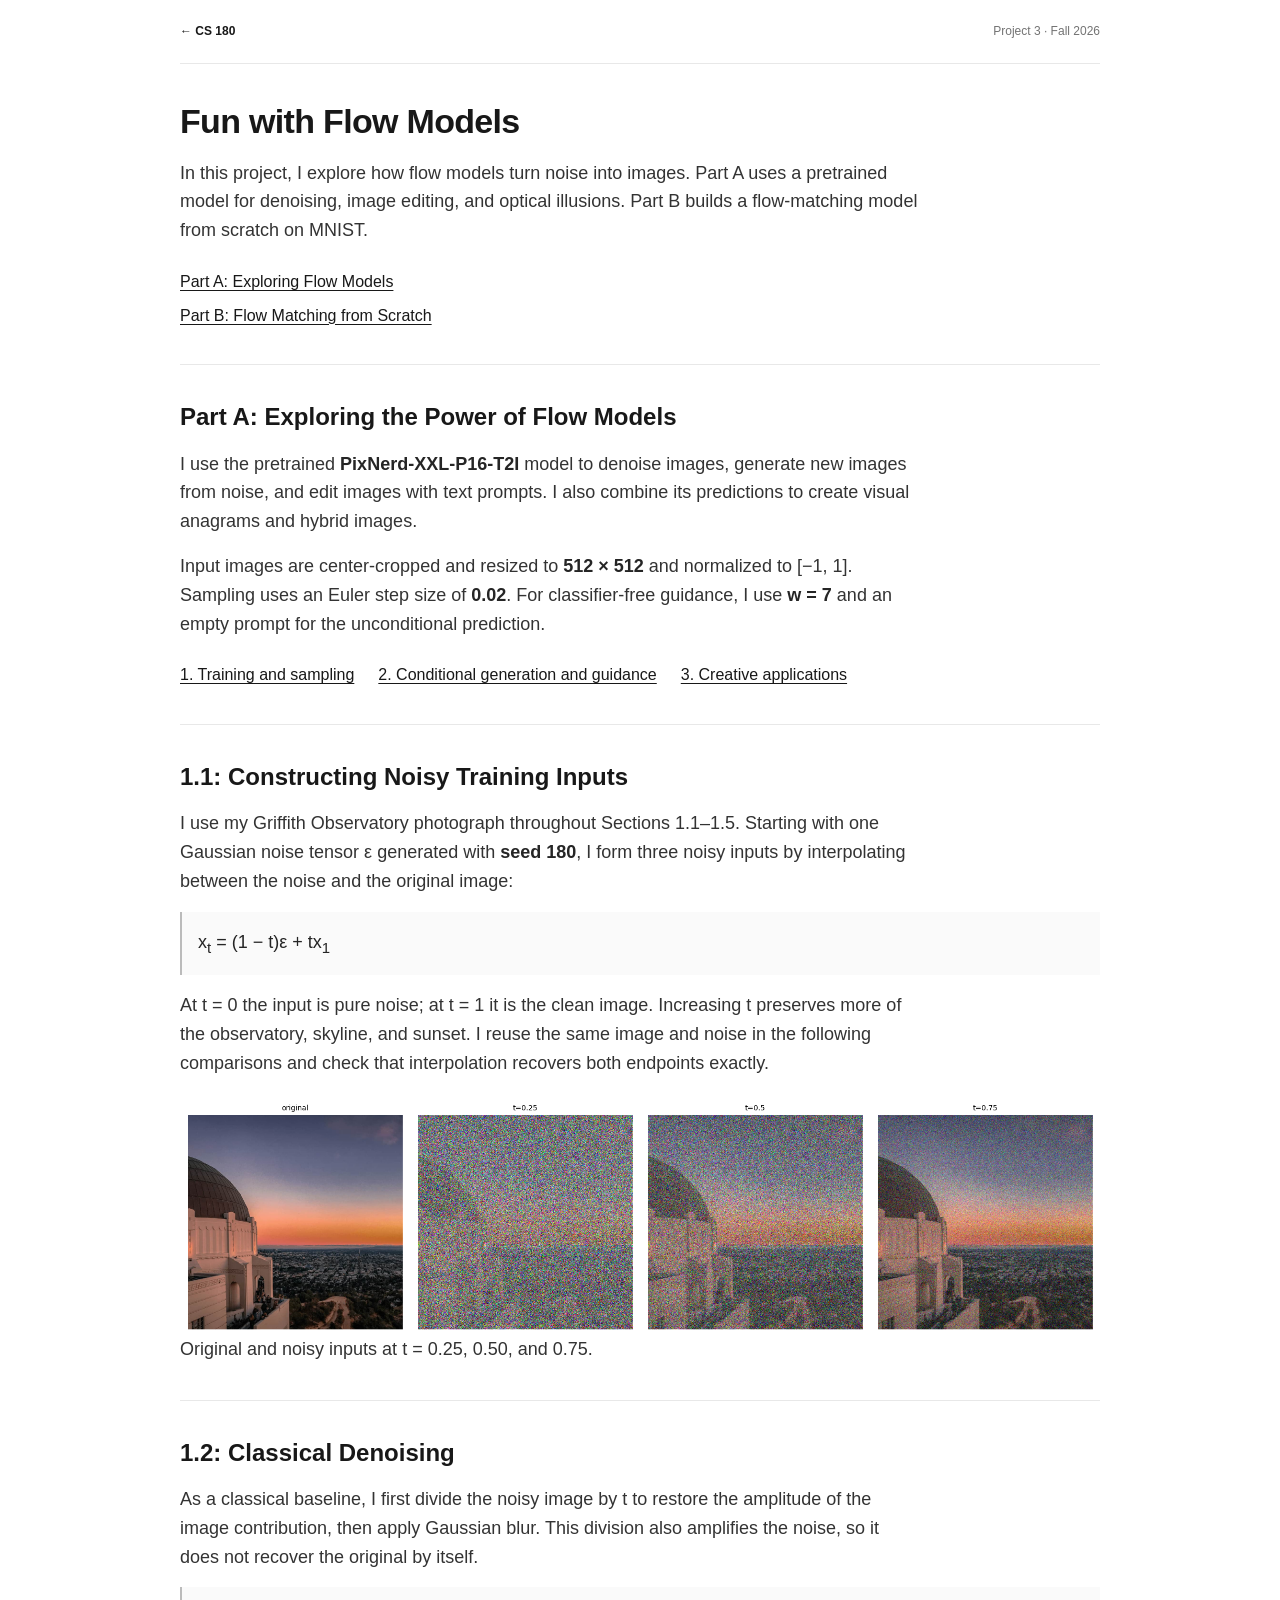
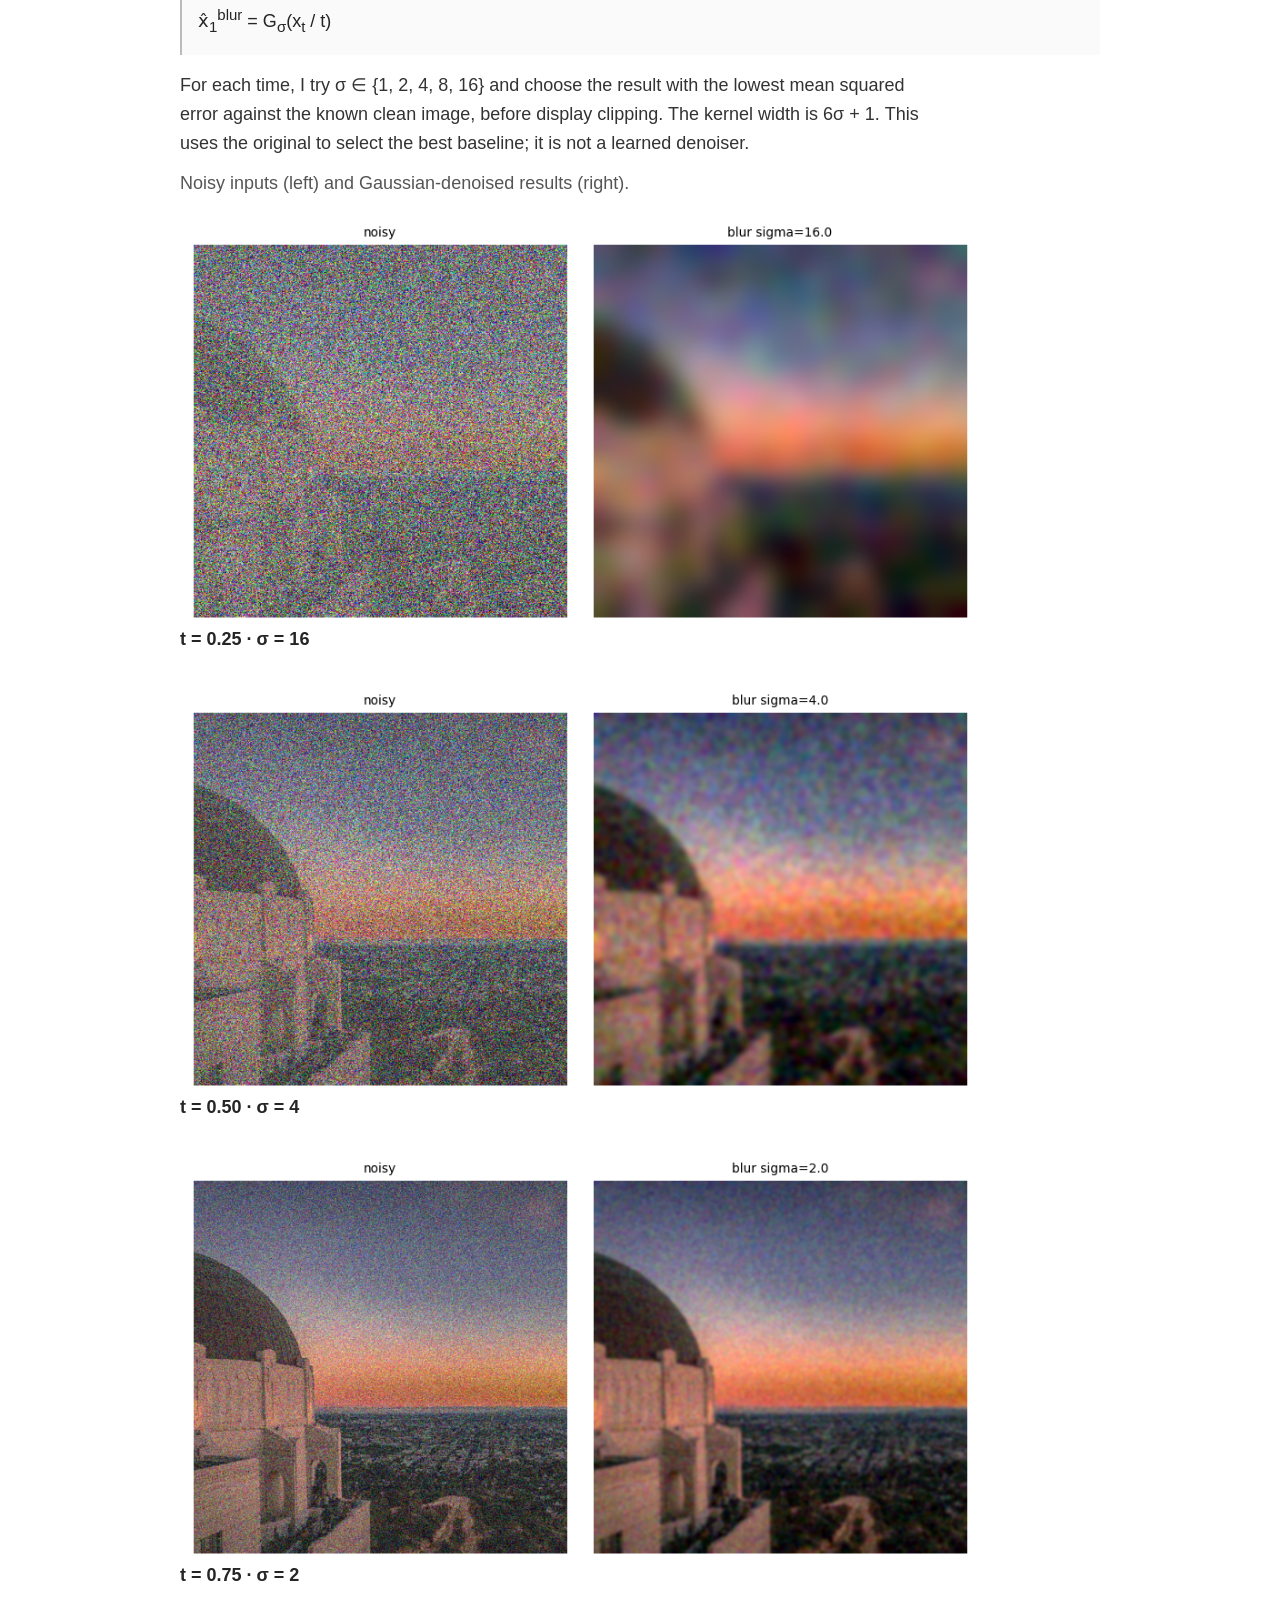
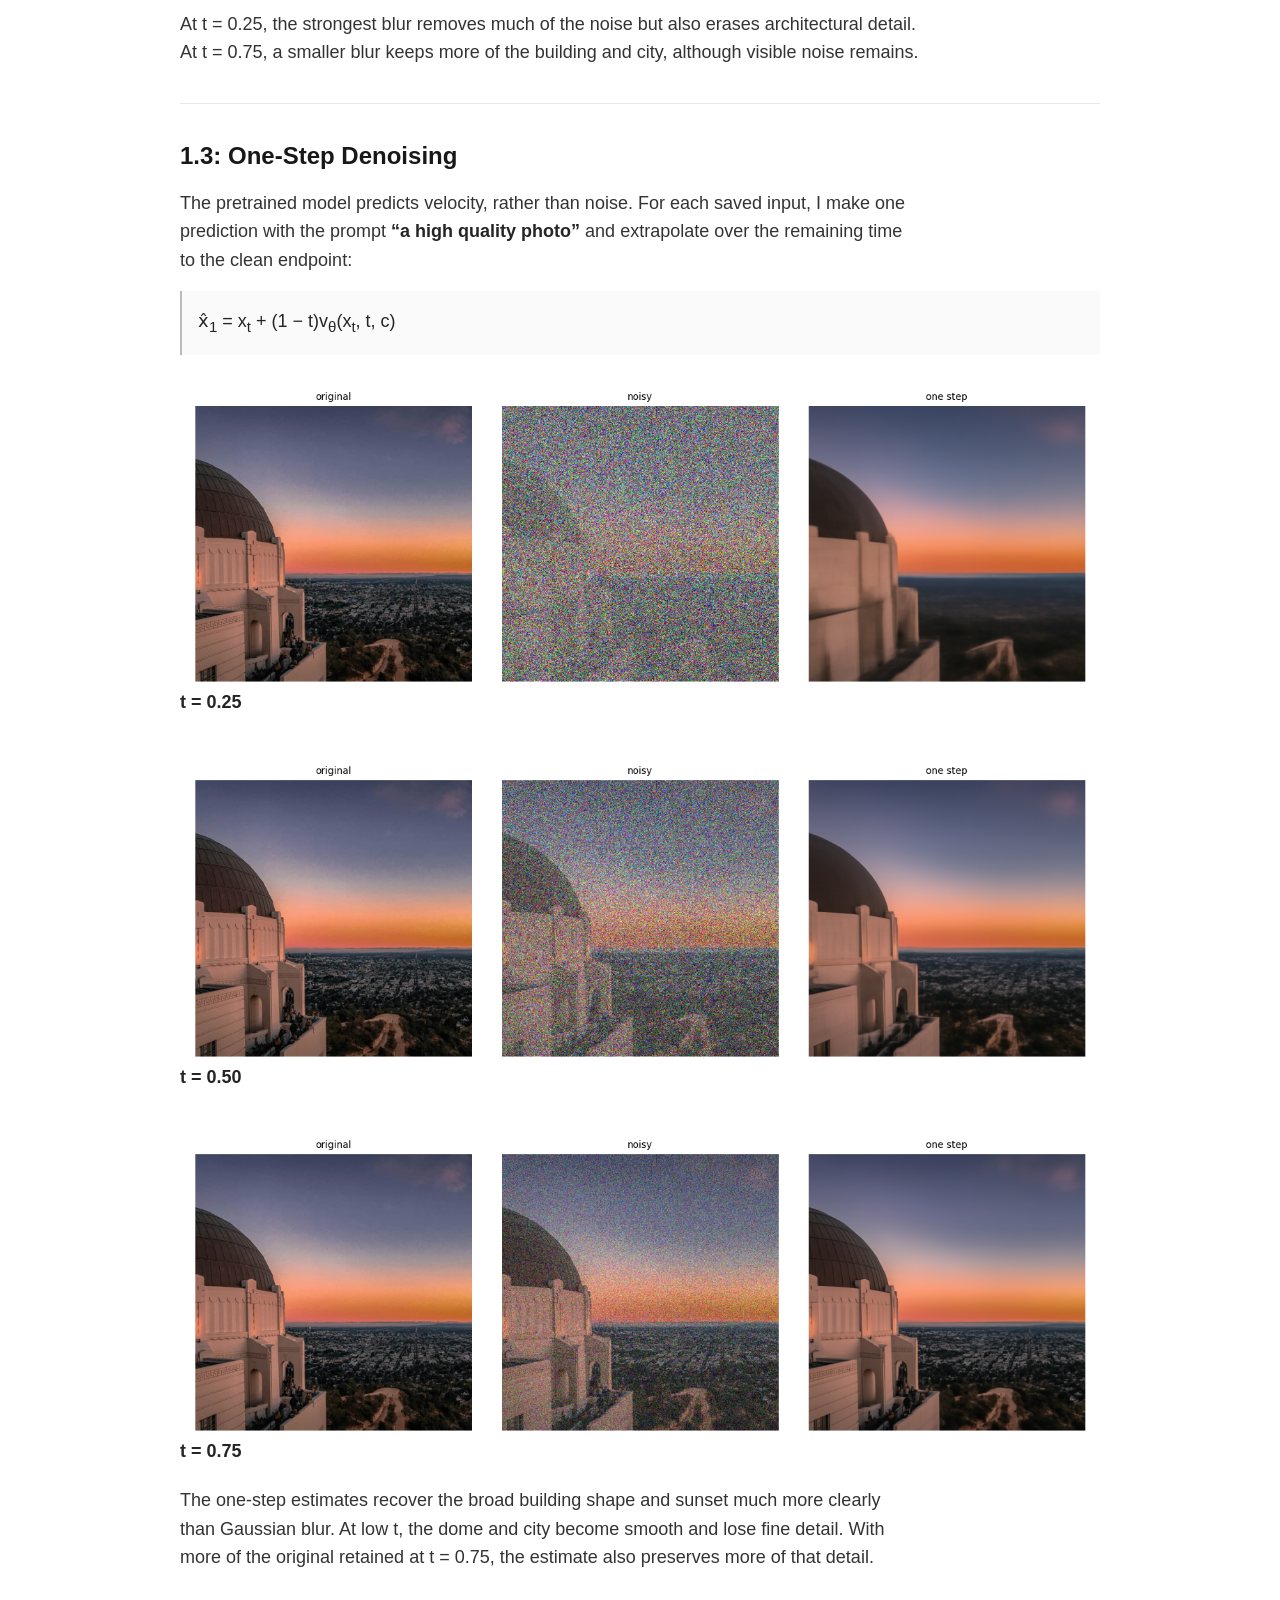
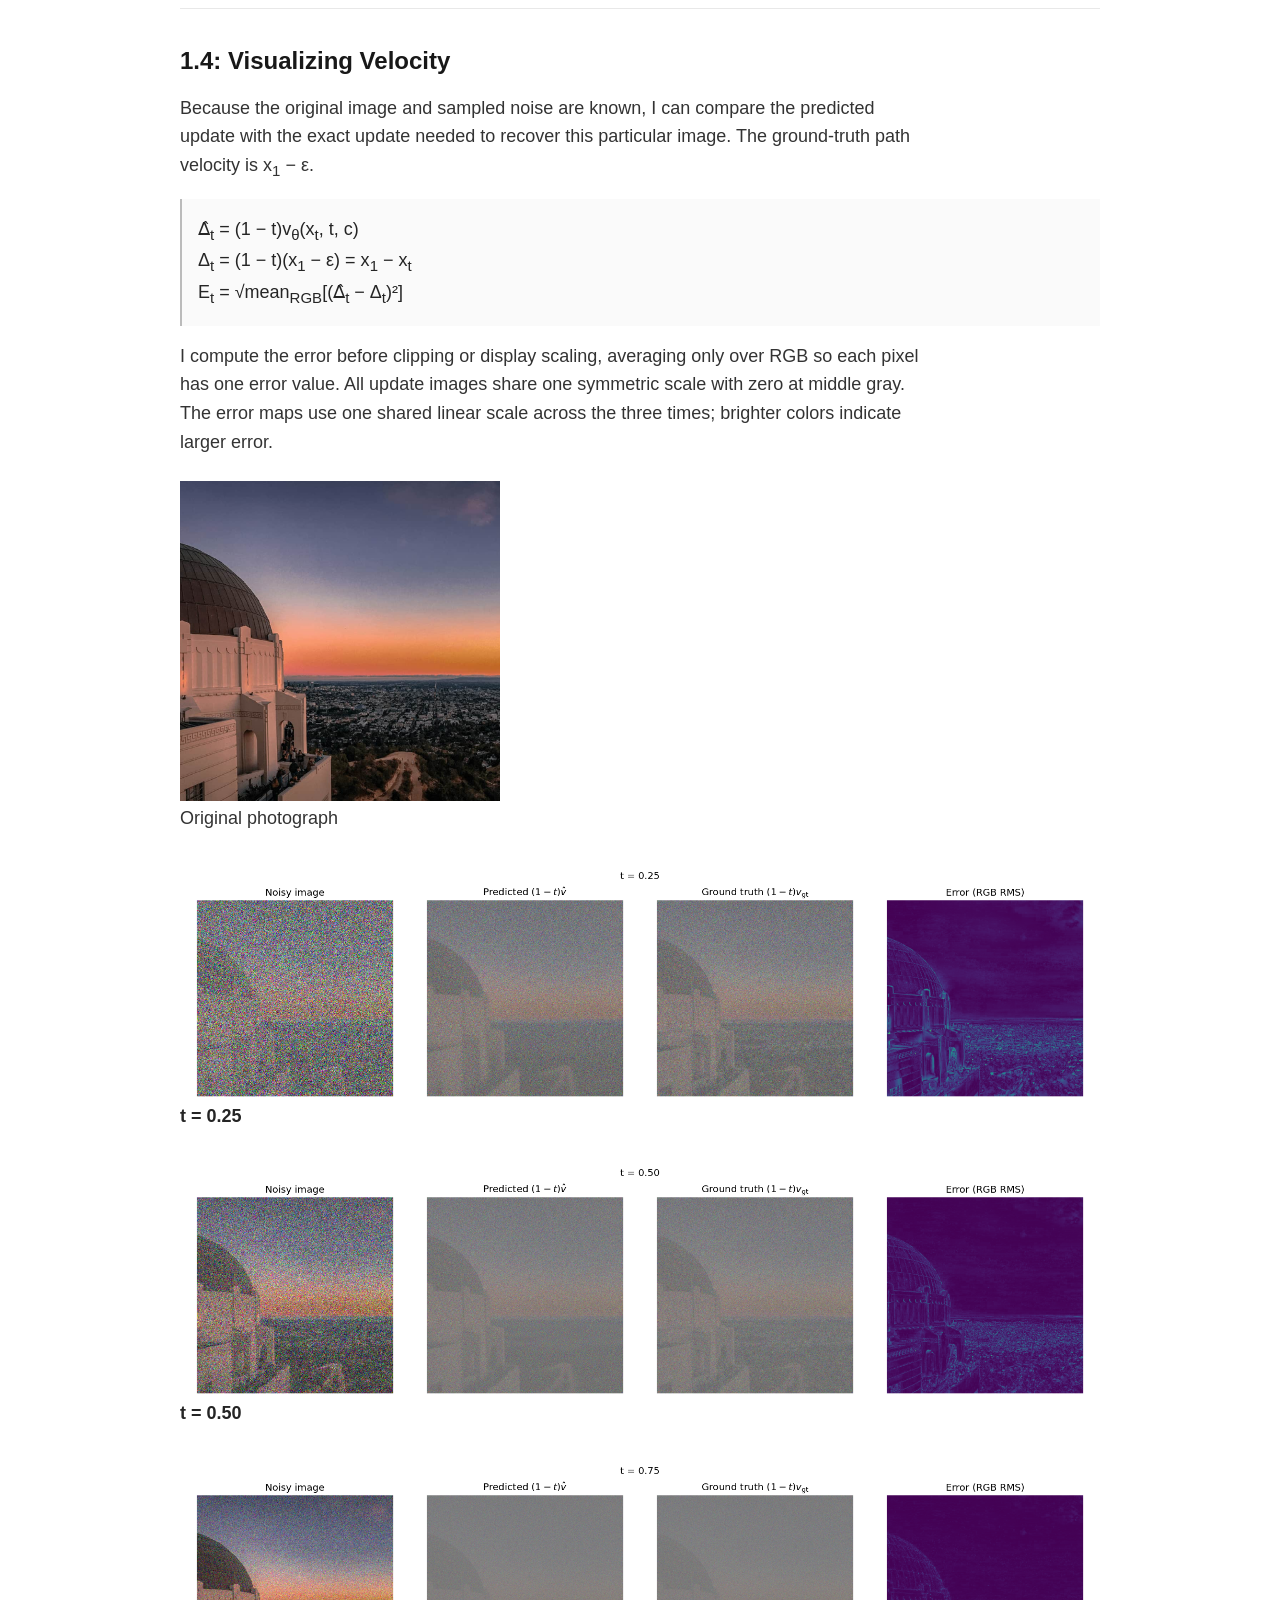
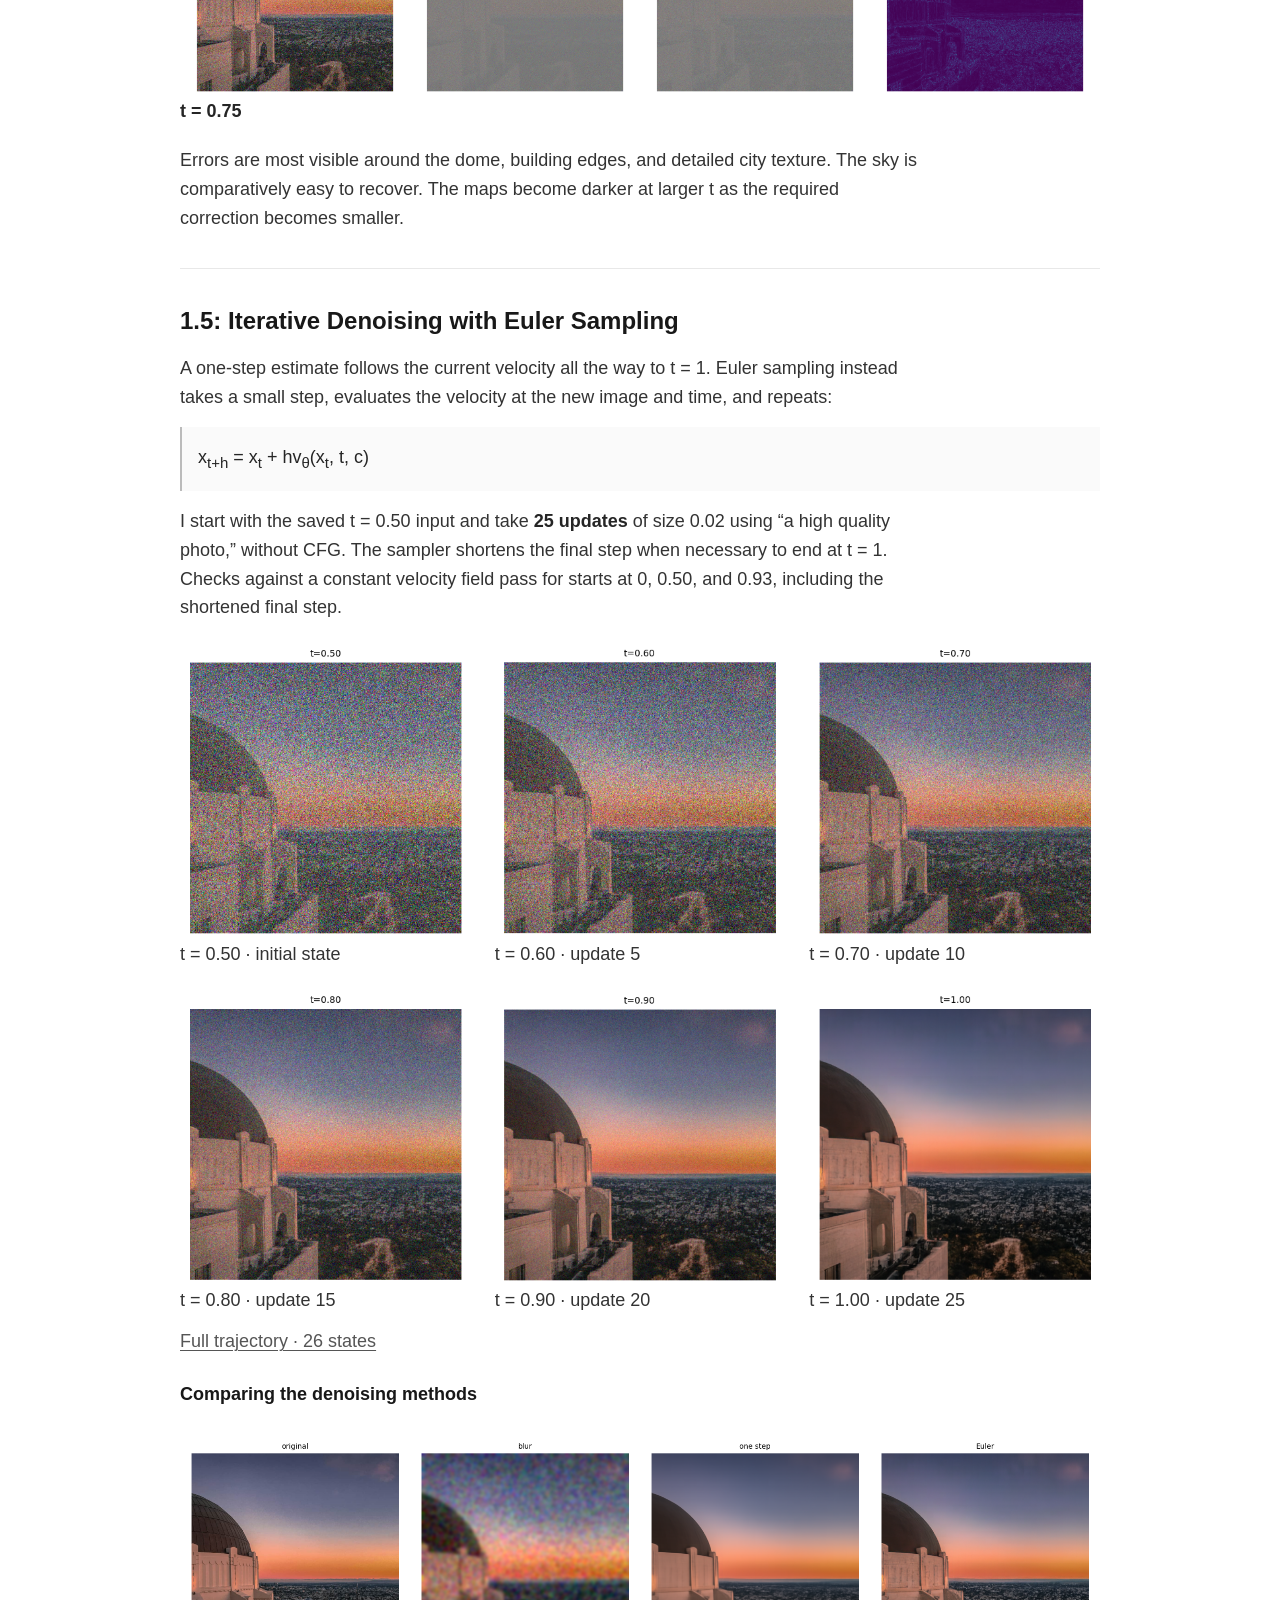
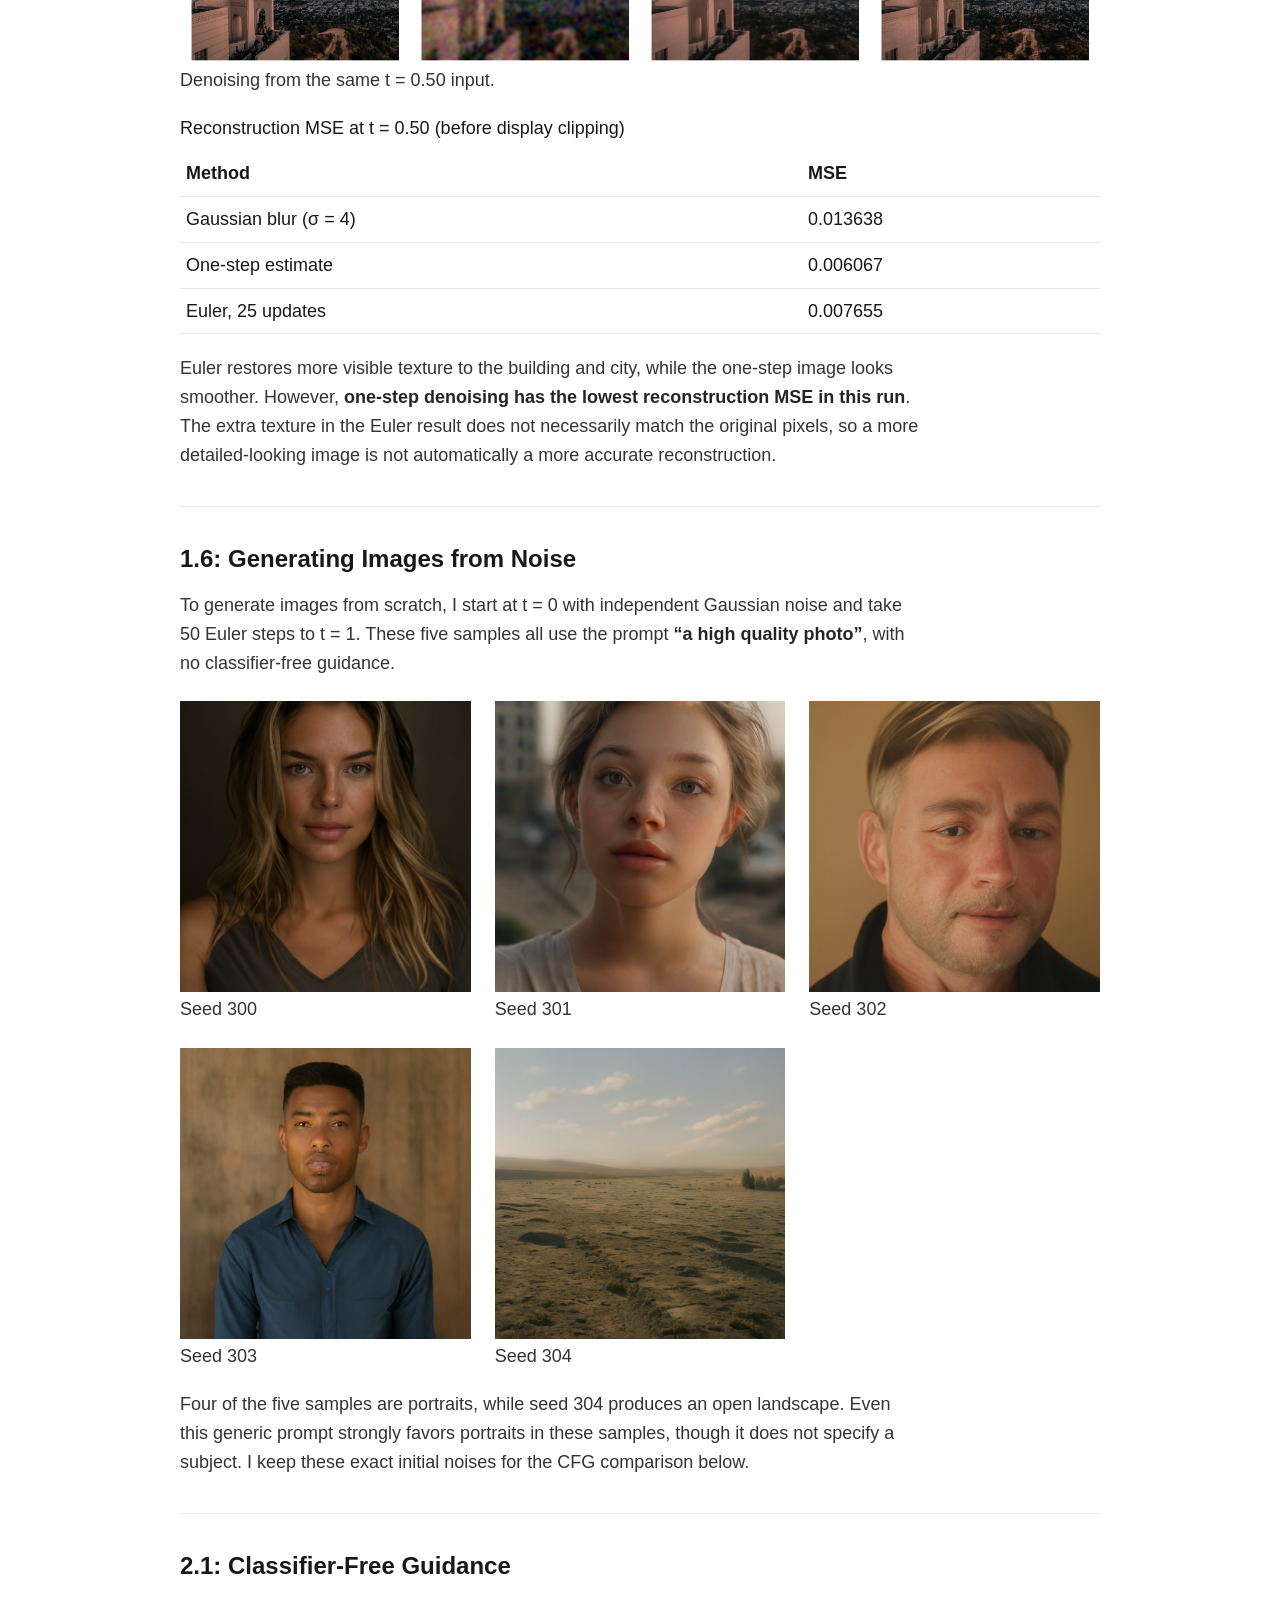
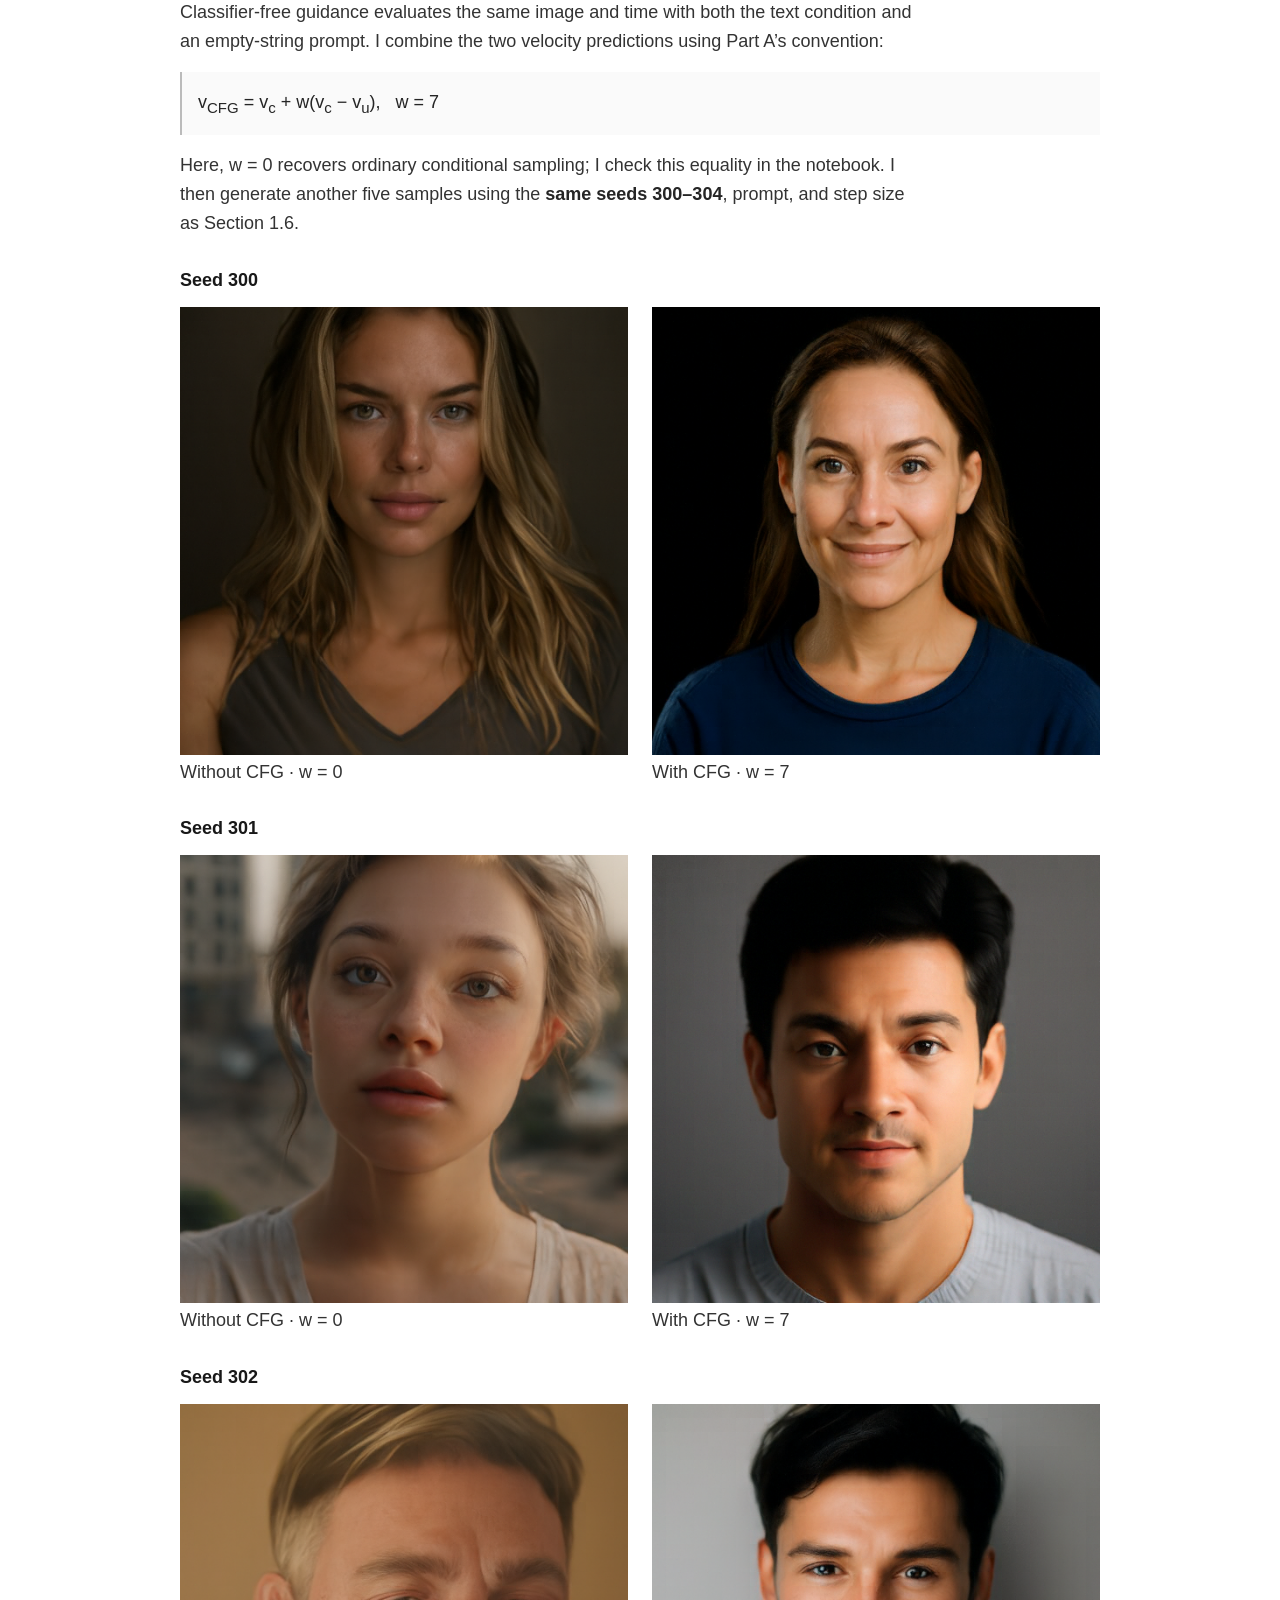
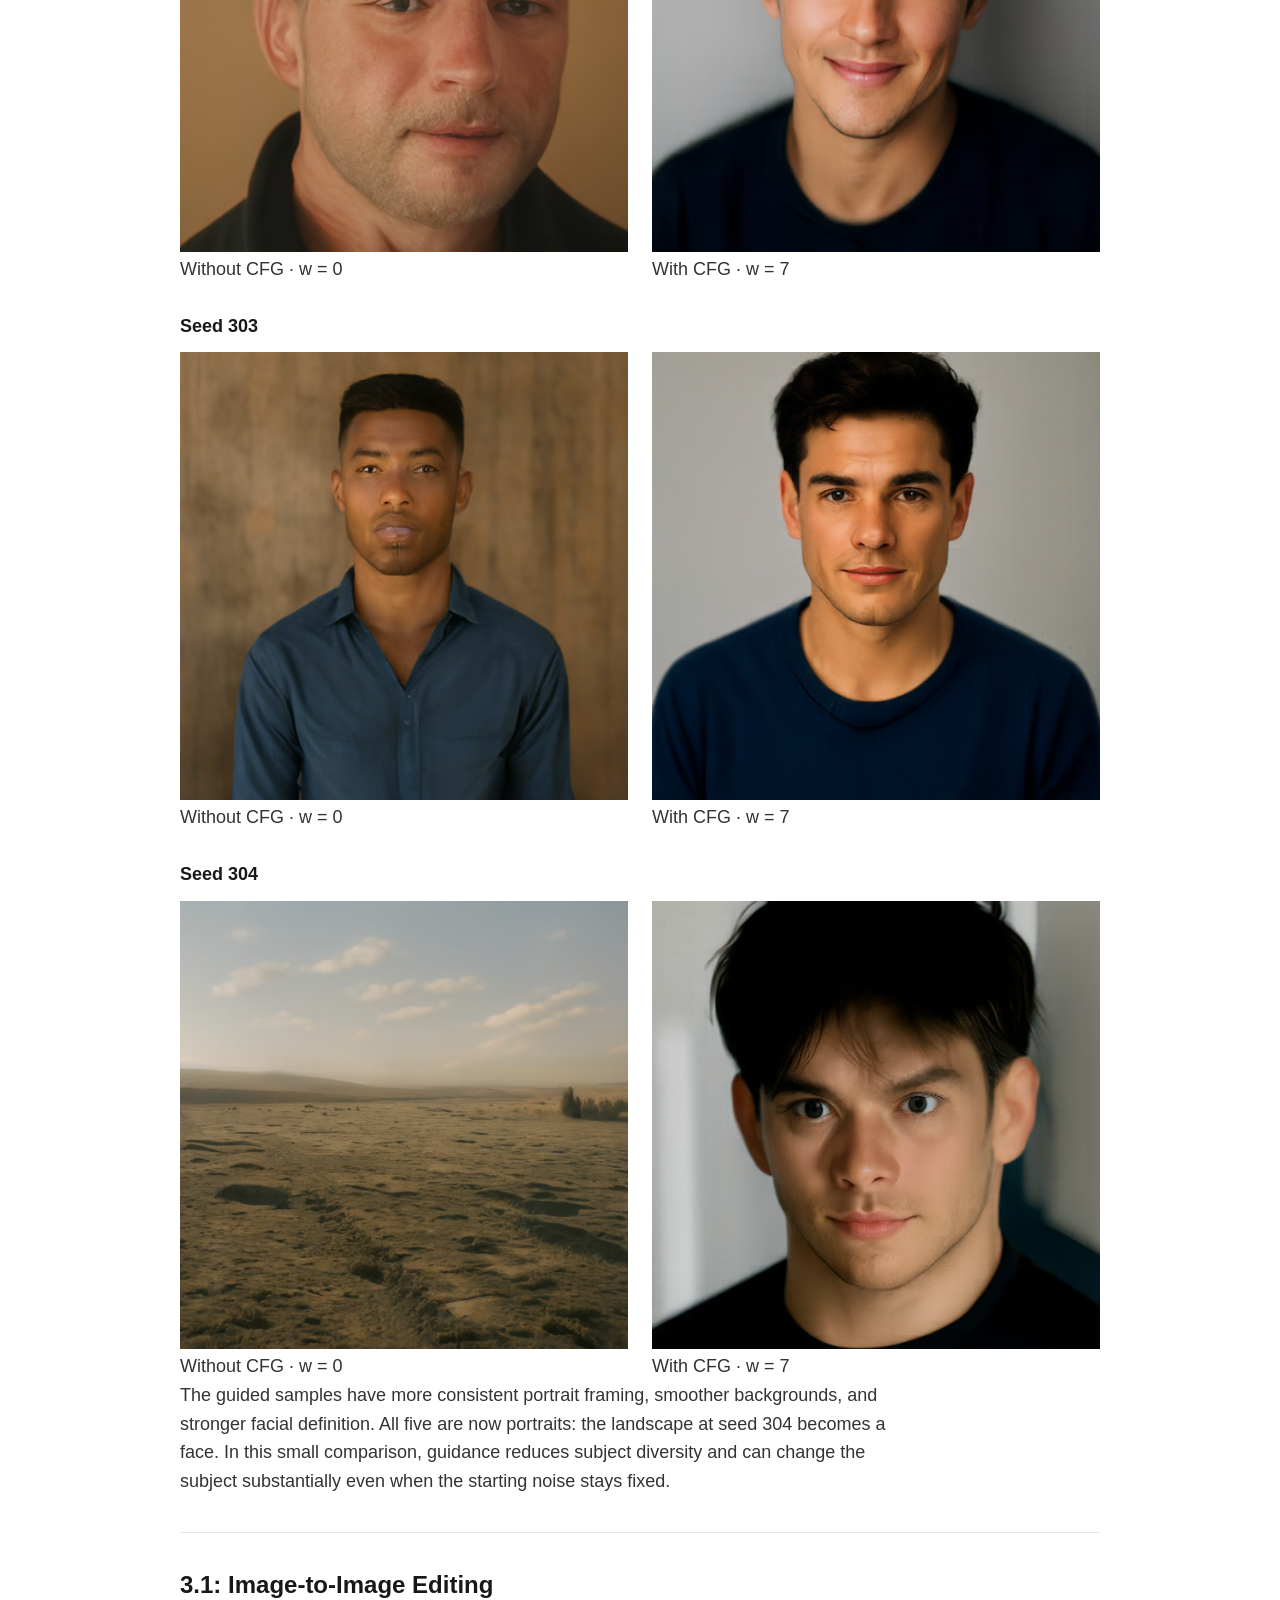
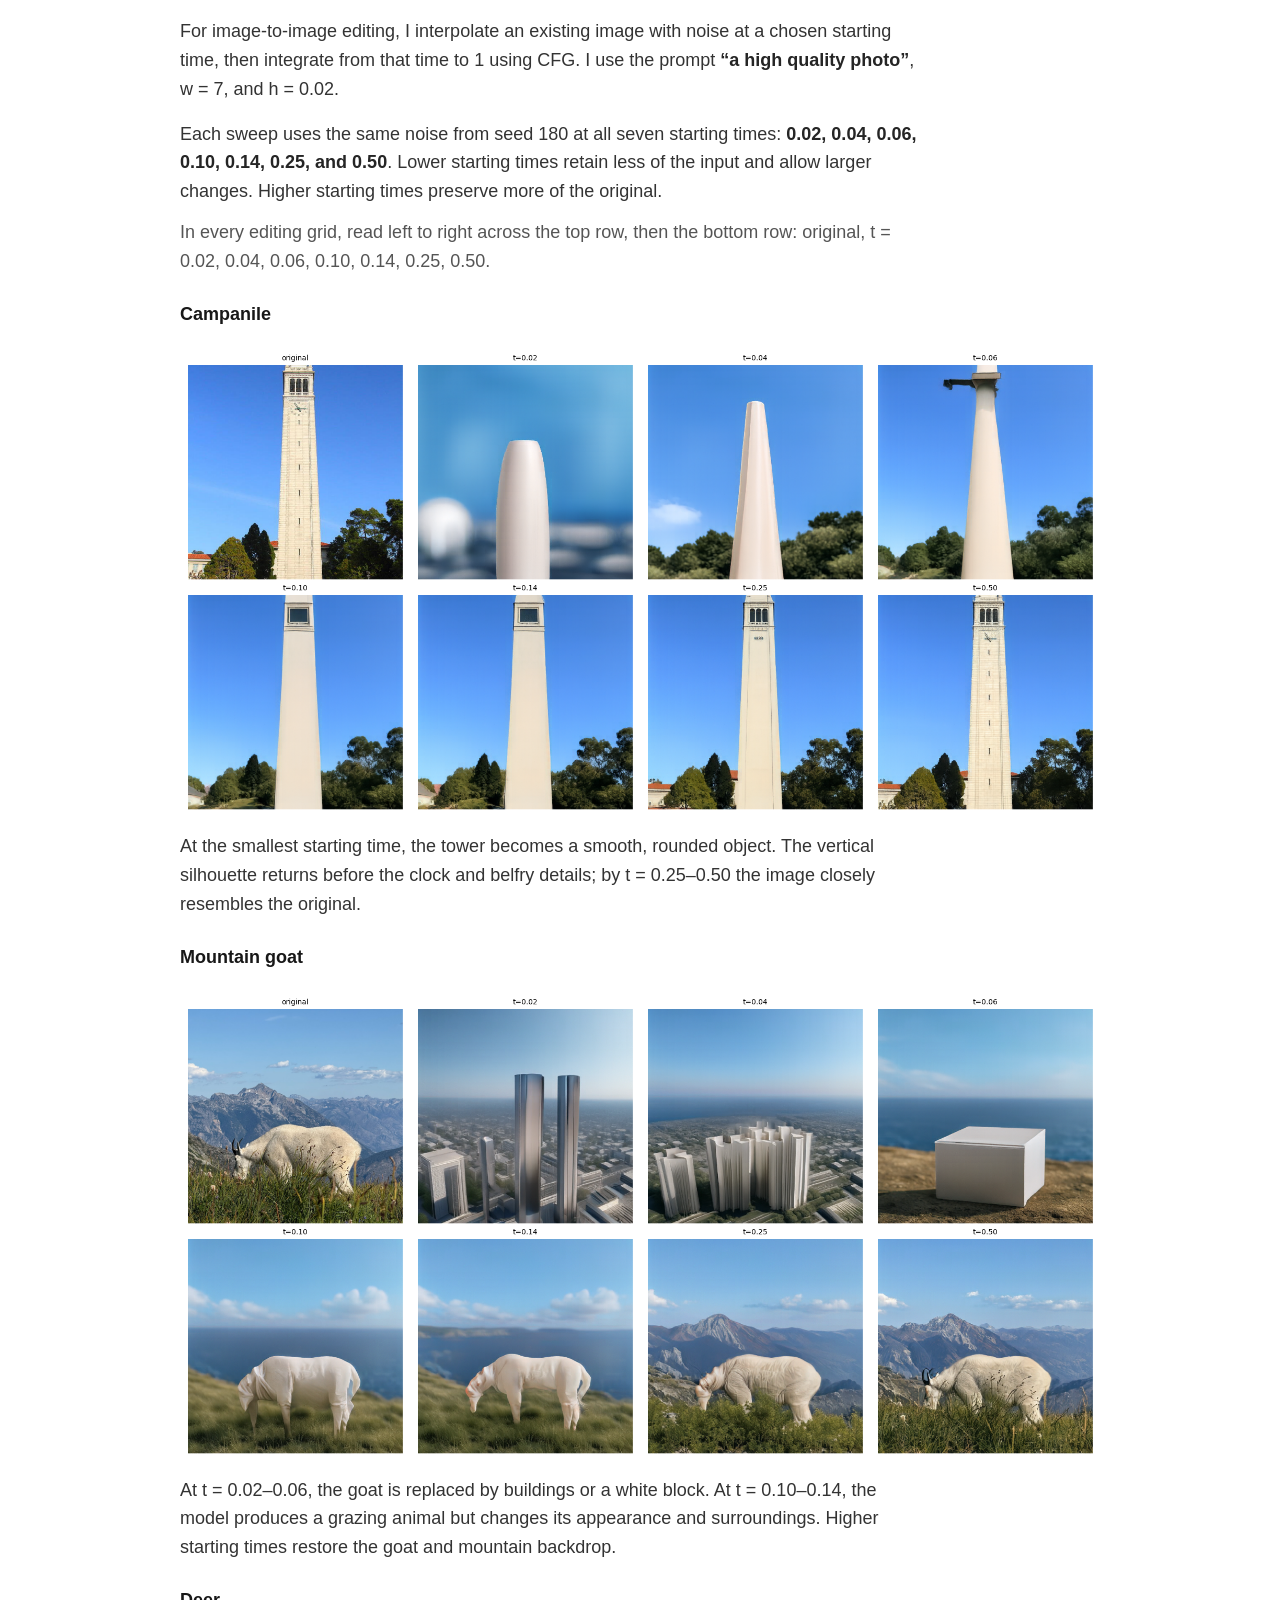
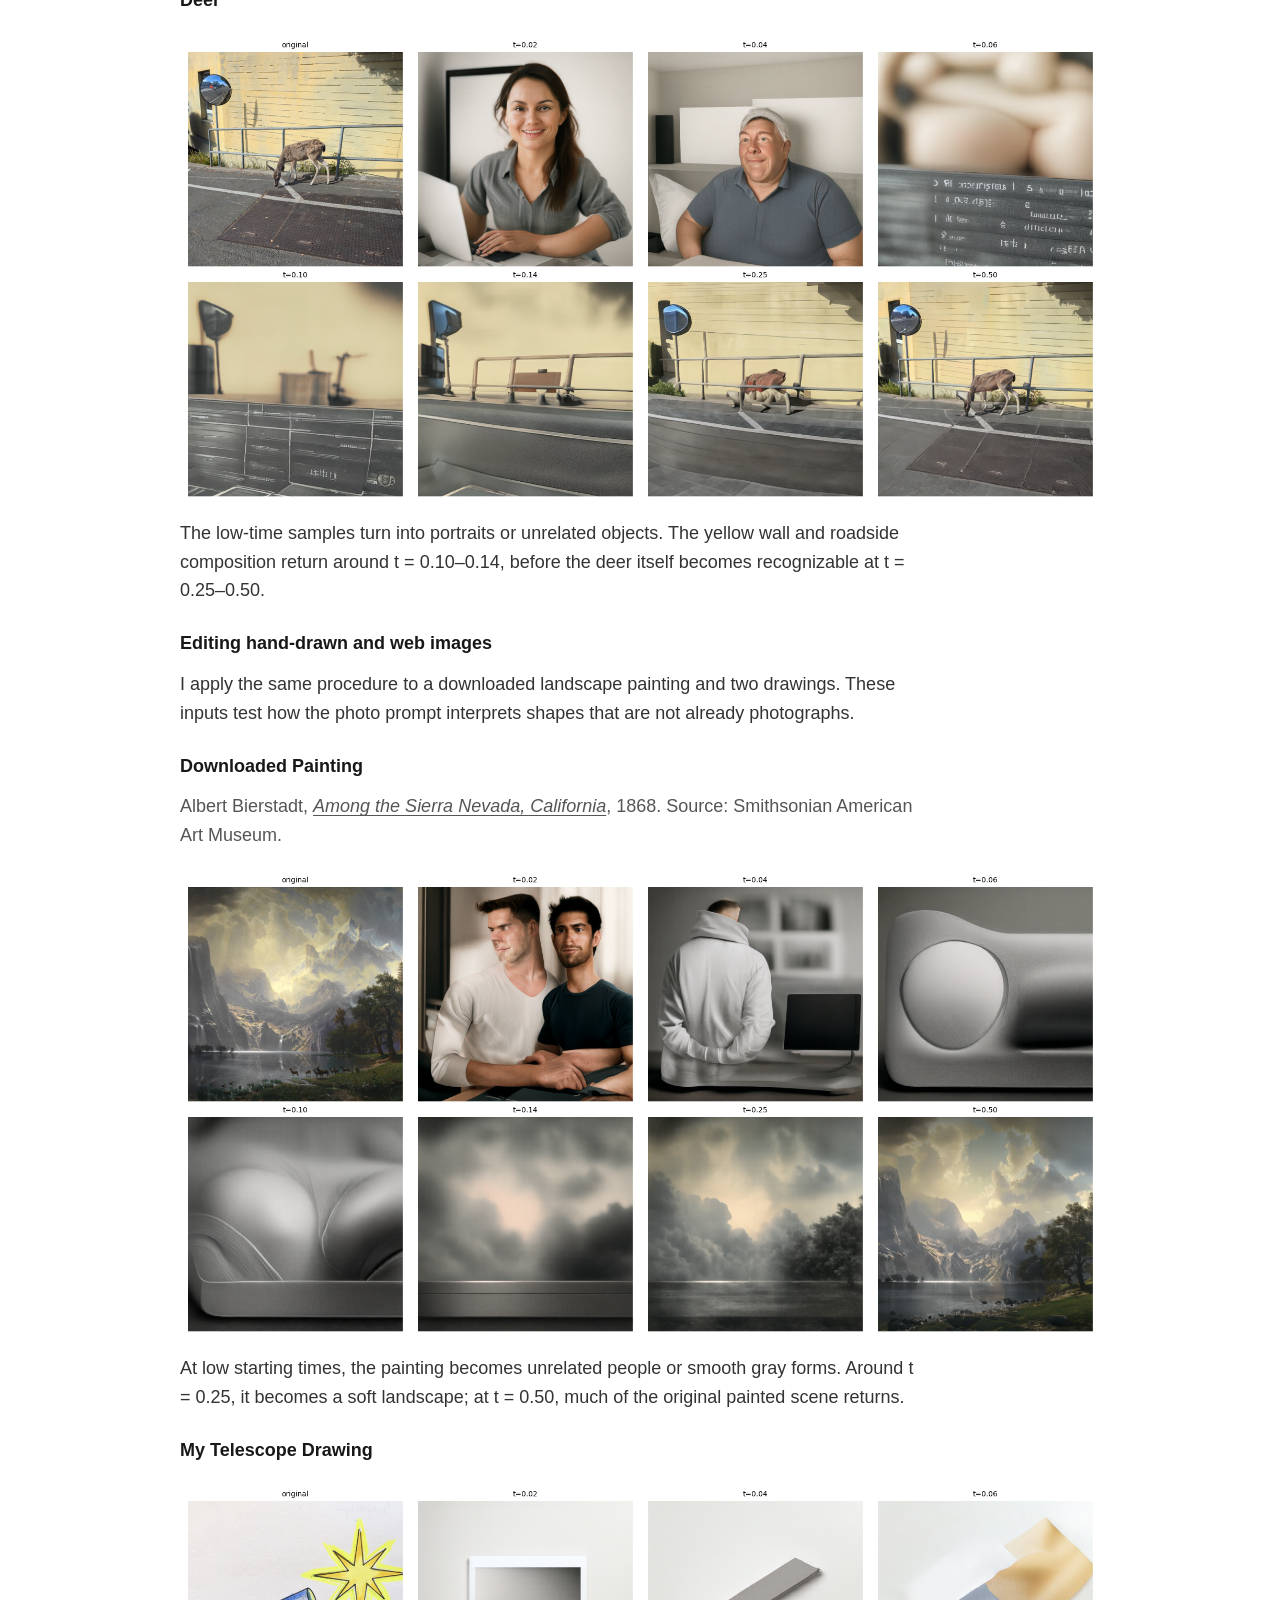
<file: cs180/proj3/index.html>
<!doctype html>
<html lang="en">
  <head>
    <meta charset="UTF-8" />
    <meta name="viewport" content="width=device-width, initial-scale=1.0" />
    <meta name="description" content="CS 180 Project 3 by Pranav Subbarayan: flow-model denoising, classifier-free guidance, image editing, visual anagrams, hybrid images, and training flow-matching UNets on MNIST." />
    <title>CS 180 Project 3 — Pranav Subbarayan</title>
    <link rel="stylesheet" href="styles.css" />
    <script src="gallery.js" defer></script>
  </head>
  <body>
    <header><a href="../">← CS 180</a><span>Project 3 · Fall 2026</span></header>
    <main id="top">
<section class="intro" aria-labelledby="project-title">
  <h1 id="project-title">Fun with Flow Models</h1>
  <p class="intro-copy">In this project, I explore how flow models turn noise into images. Part A uses a pretrained model for denoising, image editing, and optical illusions. Part B builds a flow-matching model from scratch on MNIST.</p>
  <nav class="part-nav" aria-label="Project parts">
    <a href="#part-a">Part A: Exploring Flow Models</a>
    <a href="#part-b">Part B: Flow Matching from Scratch</a>
  </nav>
</section>

<section id="part-a" aria-labelledby="part-a-title"><div class="section-title"><h2 id="part-a-title">Part A: Exploring the Power of Flow Models</h2></div>
<div class="prose">
  <p>I use the pretrained <strong>PixNerd-XXL-P16-T2I</strong> model to denoise images, generate new images from noise, and edit images with text prompts. I also combine its predictions to create visual anagrams and hybrid images.</p>
  <p>Input images are center-cropped and resized to <strong>512 × 512</strong> and normalized to [−1, 1]. Sampling uses an Euler step size of <strong>0.02</strong>. For classifier-free guidance, I use <strong>w = 7</strong> and an empty prompt for the unconditional prediction.</p>
</div><nav class="section-nav" aria-label="Part A sections"><a href="#a-1-1">1. Training and sampling</a><a href="#a-2-1">2. Conditional generation and guidance</a><a href="#a-3-1">3. Creative applications</a></nav>
</section>

<section id="a-1-1" aria-labelledby="a-1-1-title"><div class="section-title"><h2 id="a-1-1-title">1.1: Constructing Noisy Training Inputs</h2></div>
<div class="prose"><p>I use my Griffith Observatory photograph throughout Sections 1.1–1.5. Starting with one Gaussian noise tensor ε generated with <strong>seed 180</strong>, I form three noisy inputs by interpolating between the noise and the original image:</p></div><div class="formula" role="math" aria-label="x at time t equals one minus t times Gaussian noise plus t times the clean image">x<sub>t</sub> = (1 − t)ε + tx<sub>1</sub></div><div class="prose"><p>At t = 0 the input is pure noise; at t = 1 it is the clean image. Increasing t preserves more of the observatory, skyline, and sunset. I reuse the same image and noise in the following comparisons and check that interpolation recovers both endpoints exactly.</p></div><figure class="result-figure">
  <a class="image-link" href="images/training_inputs.png" aria-label="Open full-resolution image: Griffith Observatory original and noisy inputs at times 0.25, 0.50, and 0.75"><img src="images/training_inputs.png" alt="Griffith Observatory original and noisy inputs at times 0.25, 0.50, and 0.75" width="1760" height="440" loading="lazy" decoding="async"  /></a>
  <figcaption>Original and noisy inputs at t = 0.25, 0.50, and 0.75.</figcaption>
</figure>
</section>

<section id="a-1-2" aria-labelledby="a-1-2-title"><div class="section-title"><h2 id="a-1-2-title">1.2: Classical Denoising</h2></div>
<div class="prose"><p>As a classical baseline, I first divide the noisy image by t to restore the amplitude of the image contribution, then apply Gaussian blur. This division also amplifies the noise, so it does not recover the original by itself.</p></div><div class="formula" role="math" aria-label="Gaussian denoising equals Gaussian blur of the noisy image divided by t">x̂<sub>1</sub><sup>blur</sup> = G<sub>σ</sub>(x<sub>t</sub> / t)</div><div class="prose"><p>For each time, I try σ ∈ {1, 2, 4, 8, 16} and choose the result with the lowest mean squared error against the known clean image, before display clipping. The kernel width is 6σ + 1. This uses the original to select the best baseline; it is not a learned denoiser.</p></div><p class="figure-note">Noisy inputs (left) and Gaussian-denoised results (right).</p><figure class="result-figure pair-panel">
  <a class="image-link" href="images/blur_0.25.png" aria-label="Open full-resolution image: Noisy Griffith Observatory at t = 0.25 beside Gaussian denoising with sigma 16"><img src="images/blur_0.25.png" alt="Noisy Griffith Observatory at t = 0.25 beside Gaussian denoising with sigma 16" width="880" height="440" loading="lazy" decoding="async"  /></a>
  <figcaption><strong>t = 0.25 · σ = 16</strong></figcaption>
</figure><figure class="result-figure pair-panel">
  <a class="image-link" href="images/blur_0.5.png" aria-label="Open full-resolution image: Noisy Griffith Observatory at t = 0.50 beside Gaussian denoising with sigma 4"><img src="images/blur_0.5.png" alt="Noisy Griffith Observatory at t = 0.50 beside Gaussian denoising with sigma 4" width="880" height="440" loading="lazy" decoding="async"  /></a>
  <figcaption><strong>t = 0.50 · σ = 4</strong></figcaption>
</figure><figure class="result-figure pair-panel">
  <a class="image-link" href="images/blur_0.75.png" aria-label="Open full-resolution image: Noisy Griffith Observatory at t = 0.75 beside Gaussian denoising with sigma 2"><img src="images/blur_0.75.png" alt="Noisy Griffith Observatory at t = 0.75 beside Gaussian denoising with sigma 2" width="880" height="440" loading="lazy" decoding="async"  /></a>
  <figcaption><strong>t = 0.75 · σ = 2</strong></figcaption>
</figure><div class="prose"><p>At t = 0.25, the strongest blur removes much of the noise but also erases architectural detail. At t = 0.75, a smaller blur keeps more of the building and city, although visible noise remains.</p></div>
</section>

<section id="a-1-3" aria-labelledby="a-1-3-title"><div class="section-title"><h2 id="a-1-3-title">1.3: One-Step Denoising</h2></div>
<div class="prose"><p>The pretrained model predicts velocity, rather than noise. For each saved input, I make one prediction with the prompt <strong>“a high quality photo”</strong> and extrapolate over the remaining time to the clean endpoint:</p></div><div class="formula" role="math" aria-label="One-step estimate equals the noisy input plus one minus t times the predicted velocity">x̂<sub>1</sub> = x<sub>t</sub> + (1 − t)v<sub>θ</sub>(x<sub>t</sub>, t, c)</div><figure class="result-figure">
  <a class="image-link" href="images/one_step_0.25.png" aria-label="Open full-resolution image: Original, noisy input at t = 0.25, and one-step denoising of Griffith Observatory"><img src="images/one_step_0.25.png" alt="Original, noisy input at t = 0.25, and one-step denoising of Griffith Observatory" width="1320" height="440" loading="lazy" decoding="async"  /></a>
  <figcaption><strong>t = 0.25</strong></figcaption>
</figure><figure class="result-figure">
  <a class="image-link" href="images/one_step_0.5.png" aria-label="Open full-resolution image: Original, noisy input at t = 0.50, and one-step denoising of Griffith Observatory"><img src="images/one_step_0.5.png" alt="Original, noisy input at t = 0.50, and one-step denoising of Griffith Observatory" width="1320" height="440" loading="lazy" decoding="async"  /></a>
  <figcaption><strong>t = 0.50</strong></figcaption>
</figure><figure class="result-figure">
  <a class="image-link" href="images/one_step_0.75.png" aria-label="Open full-resolution image: Original, noisy input at t = 0.75, and one-step denoising of Griffith Observatory"><img src="images/one_step_0.75.png" alt="Original, noisy input at t = 0.75, and one-step denoising of Griffith Observatory" width="1320" height="440" loading="lazy" decoding="async"  /></a>
  <figcaption><strong>t = 0.75</strong></figcaption>
</figure><div class="prose"><p>The one-step estimates recover the broad building shape and sunset much more clearly than Gaussian blur. At low t, the dome and city become smooth and lose fine detail. With more of the original retained at t = 0.75, the estimate also preserves more of that detail.</p></div>
</section>

<section id="a-1-4" aria-labelledby="a-1-4-title"><div class="section-title"><h2 id="a-1-4-title">1.4: Visualizing Velocity</h2></div>
<div class="prose"><p>Because the original image and sampled noise are known, I can compare the predicted update with the exact update needed to recover this particular image. The ground-truth path velocity is x<sub>1</sub> − ε.</p></div><div class="formula" role="math" aria-label="Predicted and ground-truth updates, and their per-pixel root mean squared difference across RGB">Δ̂<sub>t</sub> = (1 − t)v<sub>θ</sub>(x<sub>t</sub>, t, c)<br />Δ<sub>t</sub> = (1 − t)(x<sub>1</sub> − ε) = x<sub>1</sub> − x<sub>t</sub><br />E<sub>t</sub> = √mean<sub>RGB</sub>[(Δ̂<sub>t</sub> − Δ<sub>t</sub>)²]</div><div class="prose"><p>I compute the error before clipping or display scaling, averaging only over RGB so each pixel has one error value. All update images share one symmetric scale with zero at middle gray. The error maps use one shared linear scale across the three times; brighter colors indicate larger error.</p></div><figure class="result-figure original-figure">
  <a class="image-link" href="images/velocity_original.png" aria-label="Open full-resolution image: Original Griffith Observatory photograph used for velocity diagnostics"><img src="images/velocity_original.png" alt="Original Griffith Observatory photograph used for velocity diagnostics" width="512" height="512" loading="lazy" decoding="async"  /></a>
  <figcaption>Original photograph</figcaption>
</figure><figure class="result-figure">
  <a class="image-link" href="images/velocity_0.25.png" aria-label="Open full-resolution image: Velocity diagnostics at t = 0.25: noisy input, predicted update, ground-truth update, and per-pixel RGB RMS error"><img src="images/velocity_0.25.png" alt="Velocity diagnostics at t = 0.25: noisy input, predicted update, ground-truth update, and per-pixel RGB RMS error" width="1760" height="440" loading="lazy" decoding="async"  /></a>
  <figcaption><strong>t = 0.25</strong></figcaption>
</figure><figure class="result-figure">
  <a class="image-link" href="images/velocity_0.50.png" aria-label="Open full-resolution image: Velocity diagnostics at t = 0.50: noisy input, predicted update, ground-truth update, and per-pixel RGB RMS error"><img src="images/velocity_0.50.png" alt="Velocity diagnostics at t = 0.50: noisy input, predicted update, ground-truth update, and per-pixel RGB RMS error" width="1760" height="440" loading="lazy" decoding="async"  /></a>
  <figcaption><strong>t = 0.50</strong></figcaption>
</figure><figure class="result-figure">
  <a class="image-link" href="images/velocity_0.75.png" aria-label="Open full-resolution image: Velocity diagnostics at t = 0.75: noisy input, predicted update, ground-truth update, and per-pixel RGB RMS error"><img src="images/velocity_0.75.png" alt="Velocity diagnostics at t = 0.75: noisy input, predicted update, ground-truth update, and per-pixel RGB RMS error" width="1760" height="440" loading="lazy" decoding="async"  /></a>
  <figcaption><strong>t = 0.75</strong></figcaption>
</figure><div class="prose"><p>Errors are most visible around the dome, building edges, and detailed city texture. The sky is comparatively easy to recover. The maps become darker at larger t as the required correction becomes smaller.</p></div>
</section>

<section id="a-1-5" aria-labelledby="a-1-5-title"><div class="section-title"><h2 id="a-1-5-title">1.5: Iterative Denoising with Euler Sampling</h2></div>
<div class="prose"><p>A one-step estimate follows the current velocity all the way to t = 1. Euler sampling instead takes a small step, evaluates the velocity at the new image and time, and repeats:</p></div><div class="formula" role="math" aria-label="Euler update equals current image plus step size times predicted velocity">x<sub>t+h</sub> = x<sub>t</sub> + hv<sub>θ</sub>(x<sub>t</sub>, t, c)</div><div class="prose"><p>I start with the saved t = 0.50 input and take <strong>25 updates</strong> of size 0.02 using “a high quality photo,” without CFG. The sampler shortens the final step when necessary to end at t = 1. Checks against a constant velocity field pass for starts at 0, 0.50, and 0.93, including the shortened final step.</p></div><div class="image-grid three-columns trajectory-grid"><figure><a class="image-link trajectory-tile" href="images/trajectory.png" aria-label="Open full Euler trajectory; this view shows t = 0.50"><img src="images/trajectory.png" alt="Euler state at t = 0.50" width="1320" height="3960" loading="lazy" decoding="async" style="left: 0%; top: 0%;" /></a><figcaption>t = 0.50 · initial state</figcaption></figure><figure><a class="image-link trajectory-tile" href="images/trajectory.png" aria-label="Open full Euler trajectory; this view shows t = 0.60"><img src="images/trajectory.png" alt="Euler state at t = 0.60" width="1320" height="3960" loading="lazy" decoding="async" style="left: -200%; top: -100%;" /></a><figcaption>t = 0.60 · update 5</figcaption></figure><figure><a class="image-link trajectory-tile" href="images/trajectory.png" aria-label="Open full Euler trajectory; this view shows t = 0.70"><img src="images/trajectory.png" alt="Euler state at t = 0.70" width="1320" height="3960" loading="lazy" decoding="async" style="left: -100%; top: -300%;" /></a><figcaption>t = 0.70 · update 10</figcaption></figure><figure><a class="image-link trajectory-tile" href="images/trajectory.png" aria-label="Open full Euler trajectory; this view shows t = 0.80"><img src="images/trajectory.png" alt="Euler state at t = 0.80" width="1320" height="3960" loading="lazy" decoding="async" style="left: 0%; top: -500%;" /></a><figcaption>t = 0.80 · update 15</figcaption></figure><figure><a class="image-link trajectory-tile" href="images/trajectory.png" aria-label="Open full Euler trajectory; this view shows t = 0.90"><img src="images/trajectory.png" alt="Euler state at t = 0.90" width="1320" height="3960" loading="lazy" decoding="async" style="left: -200%; top: -600%;" /></a><figcaption>t = 0.90 · update 20</figcaption></figure><figure><a class="image-link trajectory-tile" href="images/trajectory.png" aria-label="Open full Euler trajectory; this view shows t = 1.00"><img src="images/trajectory.png" alt="Euler state at t = 1.00" width="1320" height="3960" loading="lazy" decoding="async" style="left: -100%; top: -800%;" /></a><figcaption>t = 1.00 · update 25</figcaption></figure></div><p class="figure-note"><a href="images/trajectory.png">Full trajectory · 26 states</a></p><h3>Comparing the denoising methods</h3><figure class="result-figure">
  <a class="image-link" href="images/comparison.png" aria-label="Open full-resolution image: Original Griffith Observatory, Gaussian blur, one-step estimate, and Euler reconstruction"><img src="images/comparison.png" alt="Original Griffith Observatory, Gaussian blur, one-step estimate, and Euler reconstruction" width="1760" height="440" loading="lazy" decoding="async"  /></a>
  <figcaption>Denoising from the same t = 0.50 input.</figcaption>
</figure><table class="runtime-table"><caption>Reconstruction MSE at t = 0.50 (before display clipping)</caption><thead><tr><th scope="col">Method</th><th scope="col">MSE</th></tr></thead><tbody><tr><th scope="row">Gaussian blur (σ = 4)</th><td>0.013638</td></tr><tr><th scope="row">One-step estimate</th><td>0.006067</td></tr><tr><th scope="row">Euler, 25 updates</th><td>0.007655</td></tr></tbody></table><div class="prose"><p>Euler restores more visible texture to the building and city, while the one-step image looks smoother. However, <strong>one-step denoising has the lowest reconstruction MSE in this run</strong>. The extra texture in the Euler result does not necessarily match the original pixels, so a more detailed-looking image is not automatically a more accurate reconstruction.</p></div>
</section>

<section id="a-1-6" aria-labelledby="a-1-6-title"><div class="section-title"><h2 id="a-1-6-title">1.6: Generating Images from Noise</h2></div>
<div class="prose"><p>To generate images from scratch, I start at t = 0 with independent Gaussian noise and take 50 Euler steps to t = 1. These five samples all use the prompt <strong>“a high quality photo”</strong>, with no classifier-free guidance.</p></div><div class="image-grid three-columns"><figure class="">
  <a class="image-link" href="images/conditional_0.png" aria-label="Open full-resolution image: Ordinary conditional sample with seed 300"><img src="images/conditional_0.png" alt="Ordinary conditional sample with seed 300" width="512" height="512" loading="lazy" decoding="async"  /></a>
  <figcaption>Seed 300</figcaption>
</figure><figure class="">
  <a class="image-link" href="images/conditional_1.png" aria-label="Open full-resolution image: Ordinary conditional sample with seed 301"><img src="images/conditional_1.png" alt="Ordinary conditional sample with seed 301" width="512" height="512" loading="lazy" decoding="async"  /></a>
  <figcaption>Seed 301</figcaption>
</figure><figure class="">
  <a class="image-link" href="images/conditional_2.png" aria-label="Open full-resolution image: Ordinary conditional sample with seed 302"><img src="images/conditional_2.png" alt="Ordinary conditional sample with seed 302" width="512" height="512" loading="lazy" decoding="async"  /></a>
  <figcaption>Seed 302</figcaption>
</figure><figure class="">
  <a class="image-link" href="images/conditional_3.png" aria-label="Open full-resolution image: Ordinary conditional sample with seed 303"><img src="images/conditional_3.png" alt="Ordinary conditional sample with seed 303" width="512" height="512" loading="lazy" decoding="async"  /></a>
  <figcaption>Seed 303</figcaption>
</figure><figure class="">
  <a class="image-link" href="images/conditional_4.png" aria-label="Open full-resolution image: Ordinary conditional sample with seed 304"><img src="images/conditional_4.png" alt="Ordinary conditional sample with seed 304" width="512" height="512" loading="lazy" decoding="async"  /></a>
  <figcaption>Seed 304</figcaption>
</figure></div><div class="prose"><p>Four of the five samples are portraits, while seed 304 produces an open landscape. Even this generic prompt strongly favors portraits in these samples, though it does not specify a subject. I keep these exact initial noises for the CFG comparison below.</p></div>
</section>

<section id="a-2-1" aria-labelledby="a-2-1-title"><div class="section-title"><h2 id="a-2-1-title">2.1: Classifier-Free Guidance</h2></div>
<div class="prose"><p>Classifier-free guidance evaluates the same image and time with both the text condition and an empty-string prompt. I combine the two velocity predictions using Part A’s convention:</p></div><div class="formula" role="math" aria-label="Guided velocity equals conditional velocity plus seven times the difference between conditional and unconditional velocities">v<sub>CFG</sub> = v<sub>c</sub> + w(v<sub>c</sub> − v<sub>u</sub>), &nbsp; w = 7</div><div class="prose"><p>Here, w = 0 recovers ordinary conditional sampling; I check this equality in the notebook. I then generate another five samples using the <strong>same seeds 300–304</strong>, prompt, and step size as Section 1.6.</p></div><div class="sample-pair"><h3>Seed 300</h3><div class="image-grid"><figure class="">
  <a class="image-link" href="images/conditional_0.png" aria-label="Open full-resolution image: Seed 300 without CFG"><img src="images/conditional_0.png" alt="Seed 300 without CFG" width="512" height="512" loading="lazy" decoding="async"  /></a>
  <figcaption>Without CFG · w = 0</figcaption>
</figure><figure class="">
  <a class="image-link" href="images/cfg_0.png" aria-label="Open full-resolution image: Seed 300 with classifier-free guidance"><img src="images/cfg_0.png" alt="Seed 300 with classifier-free guidance" width="512" height="512" loading="lazy" decoding="async"  /></a>
  <figcaption>With CFG · w = 7</figcaption>
</figure></div></div><div class="sample-pair"><h3>Seed 301</h3><div class="image-grid"><figure class="">
  <a class="image-link" href="images/conditional_1.png" aria-label="Open full-resolution image: Seed 301 without CFG"><img src="images/conditional_1.png" alt="Seed 301 without CFG" width="512" height="512" loading="lazy" decoding="async"  /></a>
  <figcaption>Without CFG · w = 0</figcaption>
</figure><figure class="">
  <a class="image-link" href="images/cfg_1.png" aria-label="Open full-resolution image: Seed 301 with classifier-free guidance"><img src="images/cfg_1.png" alt="Seed 301 with classifier-free guidance" width="512" height="512" loading="lazy" decoding="async"  /></a>
  <figcaption>With CFG · w = 7</figcaption>
</figure></div></div><div class="sample-pair"><h3>Seed 302</h3><div class="image-grid"><figure class="">
  <a class="image-link" href="images/conditional_2.png" aria-label="Open full-resolution image: Seed 302 without CFG"><img src="images/conditional_2.png" alt="Seed 302 without CFG" width="512" height="512" loading="lazy" decoding="async"  /></a>
  <figcaption>Without CFG · w = 0</figcaption>
</figure><figure class="">
  <a class="image-link" href="images/cfg_2.png" aria-label="Open full-resolution image: Seed 302 with classifier-free guidance"><img src="images/cfg_2.png" alt="Seed 302 with classifier-free guidance" width="512" height="512" loading="lazy" decoding="async"  /></a>
  <figcaption>With CFG · w = 7</figcaption>
</figure></div></div><div class="sample-pair"><h3>Seed 303</h3><div class="image-grid"><figure class="">
  <a class="image-link" href="images/conditional_3.png" aria-label="Open full-resolution image: Seed 303 without CFG"><img src="images/conditional_3.png" alt="Seed 303 without CFG" width="512" height="512" loading="lazy" decoding="async"  /></a>
  <figcaption>Without CFG · w = 0</figcaption>
</figure><figure class="">
  <a class="image-link" href="images/cfg_3.png" aria-label="Open full-resolution image: Seed 303 with classifier-free guidance"><img src="images/cfg_3.png" alt="Seed 303 with classifier-free guidance" width="512" height="512" loading="lazy" decoding="async"  /></a>
  <figcaption>With CFG · w = 7</figcaption>
</figure></div></div><div class="sample-pair"><h3>Seed 304</h3><div class="image-grid"><figure class="">
  <a class="image-link" href="images/conditional_4.png" aria-label="Open full-resolution image: Seed 304 without CFG"><img src="images/conditional_4.png" alt="Seed 304 without CFG" width="512" height="512" loading="lazy" decoding="async"  /></a>
  <figcaption>Without CFG · w = 0</figcaption>
</figure><figure class="">
  <a class="image-link" href="images/cfg_4.png" aria-label="Open full-resolution image: Seed 304 with classifier-free guidance"><img src="images/cfg_4.png" alt="Seed 304 with classifier-free guidance" width="512" height="512" loading="lazy" decoding="async"  /></a>
  <figcaption>With CFG · w = 7</figcaption>
</figure></div></div><div class="prose"><p>The guided samples have more consistent portrait framing, smoother backgrounds, and stronger facial definition. All five are now portraits: the landscape at seed 304 becomes a face. In this small comparison, guidance reduces subject diversity and can change the subject substantially even when the starting noise stays fixed.</p></div>
</section>

<section id="a-3-1" aria-labelledby="a-3-1-title"><div class="section-title"><h2 id="a-3-1-title">3.1: Image-to-Image Editing</h2></div>
<div class="prose"><p>For image-to-image editing, I interpolate an existing image with noise at a chosen starting time, then integrate from that time to 1 using CFG. I use the prompt <strong>“a high quality photo”</strong>, w = 7, and h = 0.02.</p><p>Each sweep uses the same noise from seed 180 at all seven starting times: <strong>0.02, 0.04, 0.06, 0.10, 0.14, 0.25, and 0.50</strong>. Lower starting times retain less of the input and allow larger changes. Higher starting times preserve more of the original.</p></div><p class="figure-note">In every editing grid, read left to right across the top row, then the bottom row: original, t = 0.02, 0.04, 0.06, 0.10, 0.14, 0.25, 0.50.</p><h3>Campanile</h3><figure class="result-figure">
  <a class="image-link" href="images/edit_campanile.png" aria-label="Open full-resolution image: Campanile: original and seven image-to-image edits"><img src="images/edit_campanile.png" alt="Campanile: original and seven image-to-image edits" width="1760" height="880" loading="lazy" decoding="async"  /></a>
</figure><div class="prose"><p>At the smallest starting time, the tower becomes a smooth, rounded object. The vertical silhouette returns before the clock and belfry details; by t = 0.25–0.50 the image closely resembles the original.</p></div><h3>Mountain goat</h3><figure class="result-figure">
  <a class="image-link" href="images/edit_my_image_1.png" aria-label="Open full-resolution image: Mountain goat: original and seven image-to-image edits"><img src="images/edit_my_image_1.png" alt="Mountain goat: original and seven image-to-image edits" width="1760" height="880" loading="lazy" decoding="async"  /></a>
</figure><div class="prose"><p>At t = 0.02–0.06, the goat is replaced by buildings or a white block. At t = 0.10–0.14, the model produces a grazing animal but changes its appearance and surroundings. Higher starting times restore the goat and mountain backdrop.</p></div><h3>Deer</h3><figure class="result-figure">
  <a class="image-link" href="images/edit_my_image_2.png" aria-label="Open full-resolution image: Deer: original and seven image-to-image edits"><img src="images/edit_my_image_2.png" alt="Deer: original and seven image-to-image edits" width="1760" height="880" loading="lazy" decoding="async"  /></a>
</figure><div class="prose"><p>The low-time samples turn into portraits or unrelated objects. The yellow wall and roadside composition return around t = 0.10–0.14, before the deer itself becomes recognizable at t = 0.25–0.50.</p></div><h3>Editing hand-drawn and web images</h3><div class="prose"><p>I apply the same procedure to a downloaded landscape painting and two drawings. These inputs test how the photo prompt interprets shapes that are not already photographs.</p></div><h3>Downloaded Painting</h3>
<p class="figure-note">Albert Bierstadt, <a href="https://americanart.si.edu/artwork/among-sierra-nevada-california-2059"><em>Among the Sierra Nevada, California</em></a>, 1868. Source: Smithsonian American Art Museum.</p>
<figure class="result-figure">
  <a class="image-link" href="images/edit_web_image.png" aria-label="Open full-resolution image: Downloaded Painting: original and seven image-to-image edits"><img src="images/edit_web_image.png" alt="Downloaded landscape painting: original and seven image-to-image edits" width="1760" height="880" loading="lazy" decoding="async"  /></a>
</figure><div class="prose"><p>At low starting times, the painting becomes unrelated people or smooth gray forms. Around t = 0.25, it becomes a soft landscape; at t = 0.50, much of the original painted scene returns.</p></div><h3>My Telescope Drawing</h3><figure class="result-figure">
  <a class="image-link" href="images/edit_drawing_1.png" aria-label="Open full-resolution image: Telescope drawing: original and seven image-to-image edits"><img src="images/edit_drawing_1.png" alt="Telescope drawing: original and seven image-to-image edits" width="1760" height="880" loading="lazy" decoding="async"  /></a>
</figure><div class="prose"><p>At t = 0.02–0.06, the model interprets the drawing as simple manufactured objects. Around t = 0.10–0.14, the blue telescope and yellow star gain smoother, more dimensional shading. At larger times, the drawn outlines return.</p></div><h3>My Frankenstein Drawing</h3><figure class="result-figure">
  <a class="image-link" href="images/edit_drawing_2.png" aria-label="Open full-resolution image: Frankenstein drawing: original and seven image-to-image edits"><img src="images/edit_drawing_2.png" alt="Frankenstein drawing: original and seven image-to-image edits" width="1760" height="880" loading="lazy" decoding="async"  /></a>
</figure><div class="prose"><p>Low starting times yield a portrait or rounded object. Intermediate times reinterpret the arms and torso as a toy-like figure; by t = 0.25–0.50, the original drawing is largely preserved.</p></div>
</section>

<section id="a-3-2" aria-labelledby="a-3-2-title"><div class="section-title"><h2 id="a-3-2-title">3.2: Text-Guided Image Editing</h2></div>
<div class="prose"><p>I repeat the same editing sweeps but replace the generic photo prompt with a description of the desired transformation. The original inputs, seven starting times, seed 180, CFG weight 7, and Euler step size 0.02 stay the same.</p><p>These results show the tradeoff between following the prompt and preserving the image. With little original signal left, the model can generate a new scene. At intermediate times, the prompt reshapes recognizable parts of the input.</p></div><h3><i>Sather Stairway</i></h3><div class="prose"><p><strong>Prompt:</strong> “a photograph of a grand staircase ascending into the clouds”</p></div><figure class="result-figure">
  <a class="image-link" href="images/text_edit_campanile.png" aria-label="Open full-resolution image: Campanile with a staircase prompt: original and seven text-guided edits"><img src="images/text_edit_campanile.png" alt="Campanile with a staircase prompt: original and seven text-guided edits" width="1760" height="880" loading="lazy" decoding="async"  /></a>
</figure><div class="prose"><p>At t = 0.02, the result is a staircase surrounded by clouds. Between t = 0.06 and 0.14, the tower’s tall shape becomes a narrow staircase, retaining the original framing. At t = 0.25–0.50, the Campanile dominates again.</p></div><h3><i>Goat-riffin</i></h3><div class="prose"><p><strong>Prompt:</strong> “a photograph of a griffin flying above a canyon”</p></div><figure class="result-figure">
  <a class="image-link" href="images/text_edit_my_image_1.png" aria-label="Open full-resolution image: Mountain goat with a griffin prompt: original and seven text-guided edits"><img src="images/text_edit_my_image_1.png" alt="Mountain goat with a griffin prompt: original and seven text-guided edits" width="1760" height="880" loading="lazy" decoding="async"  /></a>
</figure><div class="prose"><p>At low starting times, the prompt produces winged creatures above a canyon, although several look more like birds than griffins. Intermediate times mix wings with the original animal’s pose. At t = 0.50, the mountain goat remains almost unchanged.</p></div><h3><i>Ho, Ho, Halloween!</i></h3><div class="prose"><p><strong>Prompt:</strong> “a photograph of a reindeer eating a pumpkin”</p></div><figure class="result-figure">
  <a class="image-link" href="images/text_edit_my_image_2.png" aria-label="Open full-resolution image: Deer with a reindeer-and-pumpkin prompt: original and seven text-guided edits"><img src="images/text_edit_my_image_2.png" alt="Deer with a reindeer-and-pumpkin prompt: original and seven text-guided edits" width="1760" height="880" loading="lazy" decoding="async"  /></a>
</figure><div class="prose"><p>At low starting times, the deer gains prominent antlers and a pumpkin in a new setting. Around t = 0.14–0.25, the yellow wall and road return while the pumpkin remains near the animal’s mouth. The original deer is largely preserved at t = 0.50.</p></div>
</section>

<section id="a-3-3" aria-labelledby="a-3-3-title"><div class="section-title"><h2 id="a-3-3-title">3.3: Visual Anagrams</h2></div>
<div class="prose"><p>For a visual anagram, I ask one prompt to explain the upright image and another to explain the image rotated 180°. At each Euler step, I rotate the second velocity prediction back into the original orientation, average the two guided velocities, and update the image.</p></div><div class="formula" role="math" aria-label="Average of upright guided velocity and rotated-back guided velocity for the rotated image">v = ½[v<sub>CFG</sub>(x<sub>t</sub>, t, c<sub>A</sub>) + R(v<sub>CFG</sub>(R(x<sub>t</sub>), t, c<sub>B</sub>))]</div><div class="prose"><p>R flips both spatial axes, giving a 180° rotation. I check that rotating twice returns the original tensor. Both examples start from pure noise and use 50 Euler updates with w = 7. Each pair shows the upright view on the left and the 180° rotation on the right.</p></div><h3><i>First Contact</i> (Seed 180)</h3><div class="image-grid"><figure class="">
  <a class="image-link" href="images/anagram_0.png" aria-label="Open full-resolution image: Upright anagram: an oil painting of an alien"><img src="images/anagram_0.png" alt="Upright anagram: an oil painting of an alien" width="512" height="512" loading="lazy" decoding="async"  /></a>
  <figcaption>“an oil painting of an alien”</figcaption>
</figure><figure class="">
  <a class="image-link" href="images/anagram_0.png" aria-label="Open full-resolution image: Anagram rotated 180 degrees: an oil painting of people on Earth"><img src="images/anagram_0.png" alt="Anagram rotated 180 degrees: an oil painting of people on Earth" width="512" height="512" loading="lazy" decoding="async" class="rotated" /></a>
  <figcaption>“an oil painting of people on Earth”</figcaption>
</figure></div><div class="prose"><p>The alien’s head is the strongest upright shape. Rotating the image brings a globe and human figures into view, although the alien’s features remain noticeable, so the two readings do not separate completely.</p></div><h3><i>Night Underpass</i> (Seed 181)</h3><div class="image-grid"><figure class="">
  <a class="image-link" href="images/anagram_1.png" aria-label="Open full-resolution image: Upright anagram: a lithograph of a crowded night market"><img src="images/anagram_1.png" alt="Upright anagram: a lithograph of a crowded night market" width="512" height="512" loading="lazy" decoding="async"  /></a>
  <figcaption>“a lithograph of a crowded night market”</figcaption>
</figure><figure class="">
  <a class="image-link" href="images/anagram_1.png" aria-label="Open full-resolution image: Anagram rotated 180 degrees: a lithograph of a bridge over a canyon"><img src="images/anagram_1.png" alt="Anagram rotated 180 degrees: a lithograph of a bridge over a canyon" width="512" height="512" loading="lazy" decoding="async" class="rotated" /></a>
  <figcaption>“a lithograph of a bridge over a canyon”</figcaption>
</figure></div><div class="prose"><p>In the upright view, figures and stalls line a narrow market passage. After rotation, the bright opening reads as a canyon under a bridge. This pair gives a clearer change in interpretation.</p></div>
</section>

<section id="a-3-4" aria-labelledby="a-3-4-title"><div class="section-title"><h2 id="a-3-4-title">3.4: Hybrid Images</h2></div>
<div class="prose"><p>To create a hybrid image, I combine low frequencies from one prompt’s guided velocity with high frequencies from another. Both predictions use the same current image and time. I then integrate this composite velocity with Euler sampling:</p></div><div class="formula" role="math" aria-label="Hybrid velocity equals the low-pass distant prediction plus the high-pass close prediction">v = G<sub>σ</sub>(v<sub>distant</sub>) + [v<sub>close</sub> − G<sub>σ</sub>(v<sub>close</sub>)]</div><div class="prose"><p>I use a Gaussian kernel of <strong>265 × 265</strong> with <strong>σ = 16</strong>, CFG weight 7, and 50 Euler steps. The larger view emphasizes detail; the same image shown at 64 × 64 pixels helps reveal its broad structure.</p></div><h3>Monkeys / Owl (Seed 180)</h3><div class="image-grid hybrid-grid"><figure class="">
  <a class="image-link" href="images/hybrid_0.png" aria-label="Open full-resolution image: Hybrid close view, intended subject: an oil painting of monkeys"><img src="images/hybrid_0.png" alt="Hybrid close view, intended subject: an oil painting of monkeys" width="512" height="512" loading="lazy" decoding="async"  /></a>
  <figcaption>“an oil painting of monkeys”</figcaption>
</figure><figure><div class="distant-view"><a href="images/hybrid_0.png" aria-label="Open full-resolution hybrid"><img src="images/hybrid_0.png" alt="Hybrid distant view, intended subject: an oil painting of an owl" width="512" height="512" loading="lazy" decoding="async"  /></a></div><figcaption><strong>Distant prompt:</strong> “an oil painting of an owl”</figcaption></figure></div><div class="prose"><p>Up close, the image shows two monkeys. At a distance, their combined shape reads as an owl, with the darker patches on the monkeys’ heads becoming the owl’s ear tufts.</p></div><h3>Surfer / Car (Seed 181)</h3><div class="image-grid hybrid-grid"><figure class="">
  <a class="image-link" href="images/hybrid_1.png" aria-label="Open full-resolution image: Hybrid close view, intended subject: a lithograph of a surfer"><img src="images/hybrid_1.png" alt="Hybrid close view, intended subject: a lithograph of a surfer" width="512" height="512" loading="lazy" decoding="async"  /></a>
  <figcaption>“a lithograph of a surfer”</figcaption>
</figure><figure><div class="distant-view"><a href="images/hybrid_1.png" aria-label="Open full-resolution hybrid"><img src="images/hybrid_1.png" alt="Hybrid distant view, intended subject: a lithograph of a car" width="512" height="512" loading="lazy" decoding="async"  /></a></div><figcaption><strong>Distant prompt:</strong> “a lithograph of a car”</figcaption></figure></div><div class="prose"><p>Up close, the image shows a surfer riding a wave. When viewed at a smaller scale, the shapes read as a blue, futuristic car with an amphibious appearance.</p></div>
</section>

<section id="part-a-takeaway" aria-labelledby="part-a-takeaway-title"><div class="section-title"><h2 id="part-a-takeaway-title">Part A: What I Learned</h2></div>
<div class="prose">
  <p>I learned how starting time controls the balance between preserving an image and changing it. Lower starting times gave the text prompt more influence, while higher starting times kept more of the original. Guidance also changed the variety of generated subjects: with the same five noise seeds, CFG turned the one landscape into another portrait.</p>
  <p>The denoising results showed that more detail does not always mean a more accurate reconstruction. Euler sampling produced more texture, but the smoother one-step estimate had lower MSE. The anagrams and hybrids showed how a single image can support two interpretations, revealed by rotating it or changing the viewing scale.</p>
</div>
</section>

<section id="part-b" aria-labelledby="part-b-title">
<div class="section-title"><h2 id="part-b-title">Part B: Flow Matching from Scratch</h2></div>
<div class="prose">
  <p>I train UNets on MNIST, starting with single-step denoising and then learning a velocity field that turns Gaussian noise into digits. Adding class conditioning lets me choose which digit to generate.</p>
  <p>The images are <strong>28 × 28</strong> grayscale digits with clean pixels in [0, 1]. I train on the 60,000 training images and use held-out test digits for the denoising comparisons.</p>
</div>
<nav class="section-nav" aria-label="Part B sections"><a href="#b-1-1">1. Single-step denoising</a><a href="#b-2-1">2.1–2.3: Time-conditioned flow matching</a><a href="#b-2-4">2.4–2.6: Class conditioning and guidance</a></nav>
</section>

<section id="b-1-1" aria-labelledby="b-1-1-title">
<div class="section-title"><h2 id="b-1-1-title">1.1: Implementing the UNet</h2></div>
<div class="prose">
  <p>My UNet follows the <a href="https://cal-cs180.github.io/fa26/hw/proj3-flow/partb.html">assignment architecture</a>. Two downsampling blocks reduce the spatial resolution from 28 × 28 to 14 × 14 and then 7 × 7, with channel widths D, D, and 2D. Average pooling and GELU produce a 1 × 1 bottleneck, and a transposed convolution expands it back to 7 × 7.</p>
  <p>The decoder upsamples back to 28 × 28, concatenating encoder features at each matching resolution. These skip connections preserve spatial detail. Each ConvBlock uses two convolution–batch normalization–GELU layers; a final ConvBlock and convolution produce the single-channel output. I use <strong>D = 128</strong> for the denoisers.</p>
</div>
</section>

<section id="b-1-2" aria-labelledby="b-1-2-title">
<div class="section-title"><h2 id="b-1-2-title">1.2: Adding Noise to MNIST</h2></div>
<div class="prose">
  <p>I create noisy inputs by adding Gaussian noise to a clean digit. The examples below use σ ∈ {0, 0.2, 0.4, 0.5, 0.6, 0.8, 1.0}; each noisy example has a fresh noise draw. As σ increases, the strokes become harder to distinguish from the background.</p>
</div>
<div class="formula" role="math" aria-label="Noisy input equals the clean digit plus sigma times Gaussian noise">z = x + σε, &nbsp; ε ∼ N(0, I)</div>
<figure class="result-figure">
  <a class="image-link" href="images/partb/noise_levels.png" aria-label="Open full-resolution image: MNIST digit 5 with Gaussian noise levels from 0 to 1"><img src="images/partb/noise_levels.png" alt="MNIST digit 5 with Gaussian noise levels from 0 to 1" width="1800" height="750" loading="lazy" decoding="async" /></a>
</figure>
</section>

<section id="b-1-2-1" aria-labelledby="b-1-2-1-title">
<div class="section-title"><h2 id="b-1-2-1-title">1.2.1: Training the Denoiser</h2></div>
<div class="prose">
  <p>I train for <strong>5 epochs</strong> at <strong>σ = 0.5</strong>, using Adam with learning rate <strong>10<sup>−4</sup></strong> and batch size <strong>256</strong>. I draw fresh noise for each training batch and minimize the mean squared error between the predicted and clean pixels.</p>
</div>
<div class="formula" role="math" aria-label="Denoising loss is the expected squared error between the predicted and clean images">L = E[‖D<sub>θ</sub>(x + σε) − x‖²]</div>
<figure class="result-figure pair-panel">
  <a class="image-link" href="images/partb/denoising_loss.png" aria-label="Open full-resolution image: Denoising training MSE over five epochs"><img src="images/partb/denoising_loss.png" alt="Denoising training MSE over five epochs" width="1500" height="600" loading="lazy" decoding="async" /></a>
</figure>
<div class="prose">
  <p>The loss drops quickly and then decreases more gradually. I compare the same five test images and fixed noisy inputs after epochs 1 and 5. The first checkpoint already recovers the digits; by epoch 5, the backgrounds are cleaner and the strokes are more consistent.</p>
</div>
<figure class="result-figure">
<div class="image-grid"><div>
  <a class="image-link" href="images/partb/denoising_epoch_1.png" aria-label="Open full-resolution image: Epoch 1: clean test digits, noisy inputs, and denoised predictions"><img src="images/partb/denoising_epoch_1.png" alt="Epoch 1: clean test digits, noisy inputs, and denoised predictions" width="1000" height="600" loading="lazy" decoding="async" /></a>
</div><div>
  <a class="image-link" href="images/partb/denoising_epoch_5.png" aria-label="Open full-resolution image: Epoch 5: the same clean test digits, noisy inputs, and denoised predictions"><img src="images/partb/denoising_epoch_5.png" alt="Epoch 5: the same clean test digits, noisy inputs, and denoised predictions" width="1000" height="600" loading="lazy" decoding="async" /></a>
</div></div>
<figcaption>
  <strong>Top row:</strong> Clean digits<br />
  <strong>Middle row:</strong> Noisy inputs (σ = 0.5)<br />
  <strong>Bottom row:</strong> Denoised predictions<br />
  <strong>Each column:</strong> The same test digit
</figcaption>
</figure>
</section>

<section id="b-1-2-2" aria-labelledby="b-1-2-2-title">
<div class="section-title"><h2 id="b-1-2-2-title">1.2.2: Out-of-Distribution Testing</h2></div>
<div class="prose">
  <p>I test the trained denoiser at noise levels outside its training setting of σ = 0.5. For each digit, I keep both the clean image and underlying noise fixed while varying σ, so the comparison isolates noise strength.</p>
</div>
<figure class="result-figure">
  <a class="image-link" href="images/partb/ood_denoising.png" aria-label="Open full-resolution image: Input and output pairs for test digits 7, 2, 1, and 0 across seven noise levels"><img src="images/partb/ood_denoising.png" alt="Input and output pairs for test digits 7, 2, 1, and 0 across seven noise levels" width="2171" height="1641" loading="lazy" decoding="async" /></a>
</figure>
<div class="prose">
  <p>The model handles low and moderate noise well, but it starts changing the digit when the input becomes too ambiguous. At σ = 0.8 and 1.0, the 2 becomes an 8-like shape; the 1 also develops extra strokes at the highest noise level. Even at σ = 0, the network slightly smooths the clean image.</p>
</div>
</section>

<section id="b-1-2-3" aria-labelledby="b-1-2-3-title">
<div class="section-title"><h2 id="b-1-2-3-title">1.2.3: Denoising Pure Noise</h2></div>
<div class="prose">
  <p>I train a fresh UNet with the same settings, replacing the noisy digit input with independent Gaussian noise. Each input is paired with a clean training digit, but contains no information about that target. I evaluate the same eight noise inputs after epochs 1 and 5.</p>
</div>
<figure class="result-figure pair-panel">
  <a class="image-link" href="images/partb/pure_noise_loss_zoomed_in.png" aria-label="Open full-resolution image: Pure-noise denoising training loss over five epochs"><img src="images/partb/pure_noise_loss_zoomed_in.png" alt="Pure-noise denoising training loss over five epochs" width="1500" height="600" loading="lazy" decoding="async" /></a>
</figure>
<p class="figure-note">Noise inputs (top) and predictions (bottom).</p>
<figure class="result-figure">
  <a class="image-link" href="images/partb/pure_noise_epoch_1.png" aria-label="Open full-resolution image: Pure-noise denoiser predictions after epoch 1"><img src="images/partb/pure_noise_epoch_1.png" alt="Pure-noise denoiser predictions after epoch 1" width="1413" height="421" loading="lazy" decoding="async" /></a>
</figure>
<figure class="result-figure">
  <a class="image-link" href="images/partb/pure_noise_epoch_5.png" aria-label="Open full-resolution image: Pure-noise denoiser predictions after epoch 5"><img src="images/partb/pure_noise_epoch_5.png" alt="Pure-noise denoiser predictions after epoch 5" width="1413" height="421" loading="lazy" decoding="async" /></a>
</figure>
<div class="prose">
  <p>The loss drops rapidly and then fluctuates around 0.07 for the rest of training. At both epochs 1 and 5, the eight different noise inputs produce similar blurred, roughly oval shapes with faint internal structure. Small differences remain between outputs, but neither checkpoint produces a varied set of clearly recognizable digits.</p>
  <p>Under squared error, the optimal prediction is the conditional mean E[x | ε]. Since each noise input is independent of its target digit, this reduces to E[x]: the <strong>pixelwise average of the training digits</strong> across classes 0–9. Predicting a specific digit would incur errors whenever the unrelated target had different strokes. Averaging minimizes the expected squared error across these possible targets.</p>
  <p>This average is the centroid of the training images when each image is treated as a vector of pixel values. Pixels where strokes frequently overlap remain brighter, while differences in digit shape and handwriting blur together. The similar outputs are consistent with approximating this average, although I have not directly measured their similarity to the dataset mean. More training does not give the noise information about its target, so this objective continues to favor averaging rather than learning to generate diverse digits.</p>
</div>
</section>

<section id="b-2-1" aria-labelledby="b-2-1-title">
<div class="section-title"><h2 id="b-2-1-title">2.1: Adding Time Conditioning</h2></div>
<div class="prose">
  <p>For flow matching, I use a <strong>D = 64</strong> UNet and give it the current time t. Two separate FCBlocks, each consisting of Linear → GELU → Linear, map the scalar time to 2D and D features. I broadcast these embeddings over the spatial dimensions and multiply them into the decoder features after unflattening and after the first upsampling block.</p>
  <p>The network predicts a velocity at each pixel. During training, I draw a Gaussian image x<sub>0</sub>, a clean digit x<sub>1</sub>, and a continuous time t uniformly from [0, 1), then construct a point along their straight interpolation:</p>
</div>
<div class="formula" role="math" aria-label="Interpolate from noise to the clean digit; the target velocity is clean digit minus noise">x<sub>t</sub> = (1 − t)x<sub>0</sub> + tx<sub>1</sub>, &nbsp; v<sub>target</sub> = x<sub>1</sub> − x<sub>0</sub></div>
</section>

<section id="b-2-2" aria-labelledby="b-2-2-title">
<div class="section-title"><h2 id="b-2-2-title">2.2: Training the Time-Conditioned UNet</h2></div>
<div class="prose">
  <p>I train for <strong>10 epochs</strong> with batch size <strong>64</strong> and Adam starting at <strong>0.01</strong>. After each epoch, an exponential scheduler multiplies the learning rate by 0.1<sup>1/10</sup>. Fresh noise and times are sampled for each batch, and the objective is mean squared error against the target velocity.</p>
</div>
<div class="formula" role="math" aria-label="Flow matching loss is the expected squared error between predicted and target velocity">L = E[‖v<sub>θ</sub>(x<sub>t</sub>, t) − (x<sub>1</sub> − x<sub>0</sub>)‖²]</div>
<figure class="result-figure pair-panel">
  <a class="image-link" href="images/partb/time_fm_loss.png" aria-label="Open full-resolution image: Time-conditioned flow matching training loss over ten epochs"><img src="images/partb/time_fm_loss.png" alt="Time-conditioned flow matching training loss over ten epochs" width="1500" height="600" loading="lazy" decoding="async" /></a>
</figure>
<div class="prose">
  <p>The loss falls rapidly, with a brief spike around iteration 4,100 before returning to its earlier trend. The first batch loss is 1.1915 and the last is 0.0952; the final batches fluctuate around 0.1.</p>
</div>
</section>

<section id="b-2-3" aria-labelledby="b-2-3-title">
<div class="section-title"><h2 id="b-2-3-title">2.3: Sampling from the Time-Conditioned UNet</h2></div>
<div class="prose">
  <p>I start from Gaussian noise at t = 0 and integrate the predicted velocity with <strong>50 Euler steps</strong>, using h = 0.02 to reach t = 1. Each checkpoint uses <strong>seed 0</strong>, so the initial noise is identical across epochs.</p>
</div>
<div class="formula" role="math" aria-label="Euler sampling adds step size times predicted velocity to the current image">x<sub>t+h</sub> = x<sub>t</sub> + hv<sub>θ</sub>(x<sub>t</sub>, t)</div>
<figure class="result-figure">
  <a class="image-link" href="images/partb/time_fm_samples_epoch_1.png" aria-label="Open full-resolution image: Ten time-conditioned flow samples after epoch 1, using the same initial noise"><img src="images/partb/time_fm_samples_epoch_1.png" alt="Ten time-conditioned flow samples after epoch 1, using the same initial noise" width="1200" height="200" loading="lazy" decoding="async" /></a>
</figure>
<figure class="result-figure">
  <a class="image-link" href="images/partb/time_fm_samples_epoch_5.png" aria-label="Open full-resolution image: Ten time-conditioned flow samples after epoch 5, using the same initial noise"><img src="images/partb/time_fm_samples_epoch_5.png" alt="Ten time-conditioned flow samples after epoch 5, using the same initial noise" width="1200" height="200" loading="lazy" decoding="async" /></a>
</figure>
<figure class="result-figure">
  <a class="image-link" href="images/partb/time_fm_samples_epoch_10.png" aria-label="Open full-resolution image: Ten time-conditioned flow samples after epoch 10, using the same initial noise"><img src="images/partb/time_fm_samples_epoch_10.png" alt="Ten time-conditioned flow samples after epoch 10, using the same initial noise" width="1200" height="200" loading="lazy" decoding="async" /></a>
</figure>
<div class="prose">
  <p>At epoch 1, several samples have broken or ambiguous strokes. By epochs 5 and 10, more recognizable digits emerge, including clear 2s, 4s, and 5s. Some shapes remain incomplete or hard to read, and individual samples do not improve uniformly between checkpoints.</p>
</div>
</section>

<section id="b-2-4" aria-labelledby="b-2-4-title">
<div class="section-title"><h2 id="b-2-4-title">2.4: Adding Class Conditioning</h2></div>
<div class="prose">
  <p>I encode the requested digit as a 10-dimensional one-hot vector and add two class FCBlocks alongside the time embeddings. At each conditioning location, the class embedding scales the features and the time embedding shifts them:</p>
</div>
<div class="formula" role="math" aria-label="Conditioned features equal class embedding times features plus time embedding">f′ = c<sub>embed</sub> ⊙ f + t<sub>embed</sub></div>
<div class="prose">
  <p>During training, I independently set each example’s class vector to zero with probability <strong>0.1</strong>. This teaches the same model to predict velocities both with and without a digit label, enabling classifier-free guidance during sampling.</p>
</div>
</section>

<section id="b-2-5" aria-labelledby="b-2-5-title">
<div class="section-title"><h2 id="b-2-5-title">2.5: Training the Class-Conditioned UNet</h2></div>
<div class="prose">
  <p>I train a fresh class-conditioned UNet with <strong>D = 64</strong> for <strong>10 epochs</strong>, using batch size <strong>64</strong>, Adam at an initial learning rate of <strong>0.01</strong>, and the same exponential decay. The velocity objective and random time sampling stay the same.</p>
  <p>The plots also include an independent run at a constant learning rate of <strong>0.003</strong>. The full scale shows the initial spikes, while the closer view makes the later training behavior easier to compare.</p>
</div>
<div class="image-grid"><figure class="">
  <a class="image-link" href="images/partb/class_training_loss.png" aria-label="Open full-resolution image: Class-conditioned training losses with and without a scheduler, full vertical range"><img src="images/partb/class_training_loss.png" alt="Class-conditioned training losses with and without a scheduler, full vertical range" width="640" height="480" loading="lazy" decoding="async" /></a>
  <figcaption>Full range</figcaption>
</figure><figure class="">
  <a class="image-link" href="images/partb/class_training_loss_zoomed_in.png" aria-label="Open full-resolution image: The same class-conditioned training losses with vertical range 0 to 0.5"><img src="images/partb/class_training_loss_zoomed_in.png" alt="The same class-conditioned training losses with vertical range 0 to 0.5" width="1500" height="600" loading="lazy" decoding="async" /></a>
  <figcaption>Loss range 0–0.5</figcaption>
</figure></div>
<div class="prose">
  <p>The run without a scheduler has a smaller initial loss spike and generally lower loss early in training. Later, the curves overlap closely and settle near 0.1. With these learning-rate choices, both runs reach similar training loss; this comparison also changes the initial learning rate, so it does not isolate the scheduler’s effect. I compare their generated digits in Section 2.6.</p>
</div>
</section>

<section id="b-2-6" aria-labelledby="b-2-6-title">
<div class="section-title"><h2 id="b-2-6-title">2.6: Sampling with Classifier-Free Guidance</h2></div>
<div class="prose">
  <p>I generate <strong>four instances of each digit</strong> using <strong>300 Euler steps</strong> and <strong>seed 0</strong> at each checkpoint. At every step, I combine predictions with and without the class label using guidance scale <strong>γ = 5</strong>:</p>
</div>
<div class="formula" role="math" aria-label="Guided velocity equals unconditional velocity plus gamma times the conditional minus unconditional velocity">v<sub>CFG</sub> = v<sub>uncond</sub> + γ(v<sub>cond</sub> − v<sub>uncond</sub>)</div>
<div class="prose">
  <p>I reuse the same 40 initial noise images in all four grids. Comparing the same row and column across grids shows how the output changes with training or without the scheduler.</p>
</div>
<figure class="result-figure">
  <a class="image-link" href="images/partb/class_samples_1.png" aria-label="Open full-resolution image: Class-conditioned samples after epoch 1: four instances of each digit from 0 to 9"><img src="images/partb/class_samples_1.png" alt="Class-conditioned samples after epoch 1: four instances of each digit from 0 to 9" width="1657" height="806" loading="lazy" decoding="async" /></a>
  <figcaption>
    <span class="result-detail"><strong>Columns:</strong> Requested digits 0–9, left to right.</span>
    <span class="result-detail"><strong>Rows:</strong> Four generated examples of each digit, starting from different noise inputs.</span>
    <span class="result-detail">This layout applies to all four grids; every tile is a generated output.</span>
  </figcaption>
</figure>
<figure class="result-figure">
  <a class="image-link" href="images/partb/class_samples_5.png" aria-label="Open full-resolution image: Class-conditioned samples after epoch 5: four instances of each digit from 0 to 9"><img src="images/partb/class_samples_5.png" alt="Class-conditioned samples after epoch 5: four instances of each digit from 0 to 9" width="1657" height="806" loading="lazy" decoding="async" /></a>
</figure>
<figure class="result-figure">
  <a class="image-link" href="images/partb/class_samples_10.png" aria-label="Open full-resolution image: Class-conditioned samples after epoch 10: four instances of each digit from 0 to 9"><img src="images/partb/class_samples_10.png" alt="Class-conditioned samples after epoch 10: four instances of each digit from 0 to 9" width="1657" height="806" loading="lazy" decoding="async" /></a>
</figure>
<div class="prose">
  <p>The largest visible improvement is from epoch 1 to epoch 5: the broken 5s become more complete, and the thick, irregular 8s develop clearer loops. Changes from epoch 5 to epoch 10 are smaller. Within each column, the four outputs share the requested digit and show modest differences in slant, stroke width, and loop shape; they are not four copies of one image.</p>
</div>
<h3>Removing the learning rate scheduler</h3>
<div class="prose">
  <p>For the separate run without a scheduler, I lower Adam’s learning rate from the scheduled run’s initial 0.01 to a constant <strong>0.003</strong>. This reduces the update size from the start while still allowing the model to learn throughout all 10 epochs. I keep the architecture, batch size, class dropout, and sampling settings the same.</p>
</div>
<figure class="result-figure">
  <a class="image-link" href="images/partb/class_samples_no_scheduler.png" aria-label="Open full-resolution image: Class-conditioned samples after ten epochs at constant learning rate 0.003: four instances of digits 0 to 9"><img src="images/partb/class_samples_no_scheduler.png" alt="Class-conditioned samples after ten epochs at constant learning rate 0.003: four instances of digits 0 to 9" width="1657" height="806" loading="lazy" decoding="async" /></a>
</figure>
<div class="prose">
  <p>The fixed-rate model produces clear examples of all ten digits, and its loss closely tracks the scheduled run after the initial drop. The sample quality looks comparable in these grids. This suggests that the smaller constant learning rate is sufficient for this experiment, though these separate runs do not establish identical performance.</p>
</div>
</section>

<section id="part-b-takeaway" aria-labelledby="part-b-takeaway-title">
<div class="section-title"><h2 id="part-b-takeaway-title">Part B: What I Learned</h2></div>
<div class="prose">
  <p>Building a flow model from scratch helped me understand how noise can gradually become an image. Starting with a simple denoiser made it easier to understand the network and its training objective before moving on to iterative generation. Implementing the sampling loop helped me connect the equations to the images I was seeing.</p>
  <p>I also learned how time and class conditioning guide the model, and how choices during training and sampling affect its results. Working through these pieces myself made the pretrained model in Part A easier to understand.</p>
</div>
</section>
    </main>
    <footer><p>Pranav Subbarayan</p><a href="#top">Back to top ↑</a></footer>
    <dialog id="image-viewer" aria-label="Figure preview">
      <div class="viewer-stage"><img id="viewer-image" alt="" role="button" tabindex="0" aria-pressed="false" autofocus /></div>
      <p id="viewer-caption"></p>
    </dialog>
  </body>
</html>
</file>
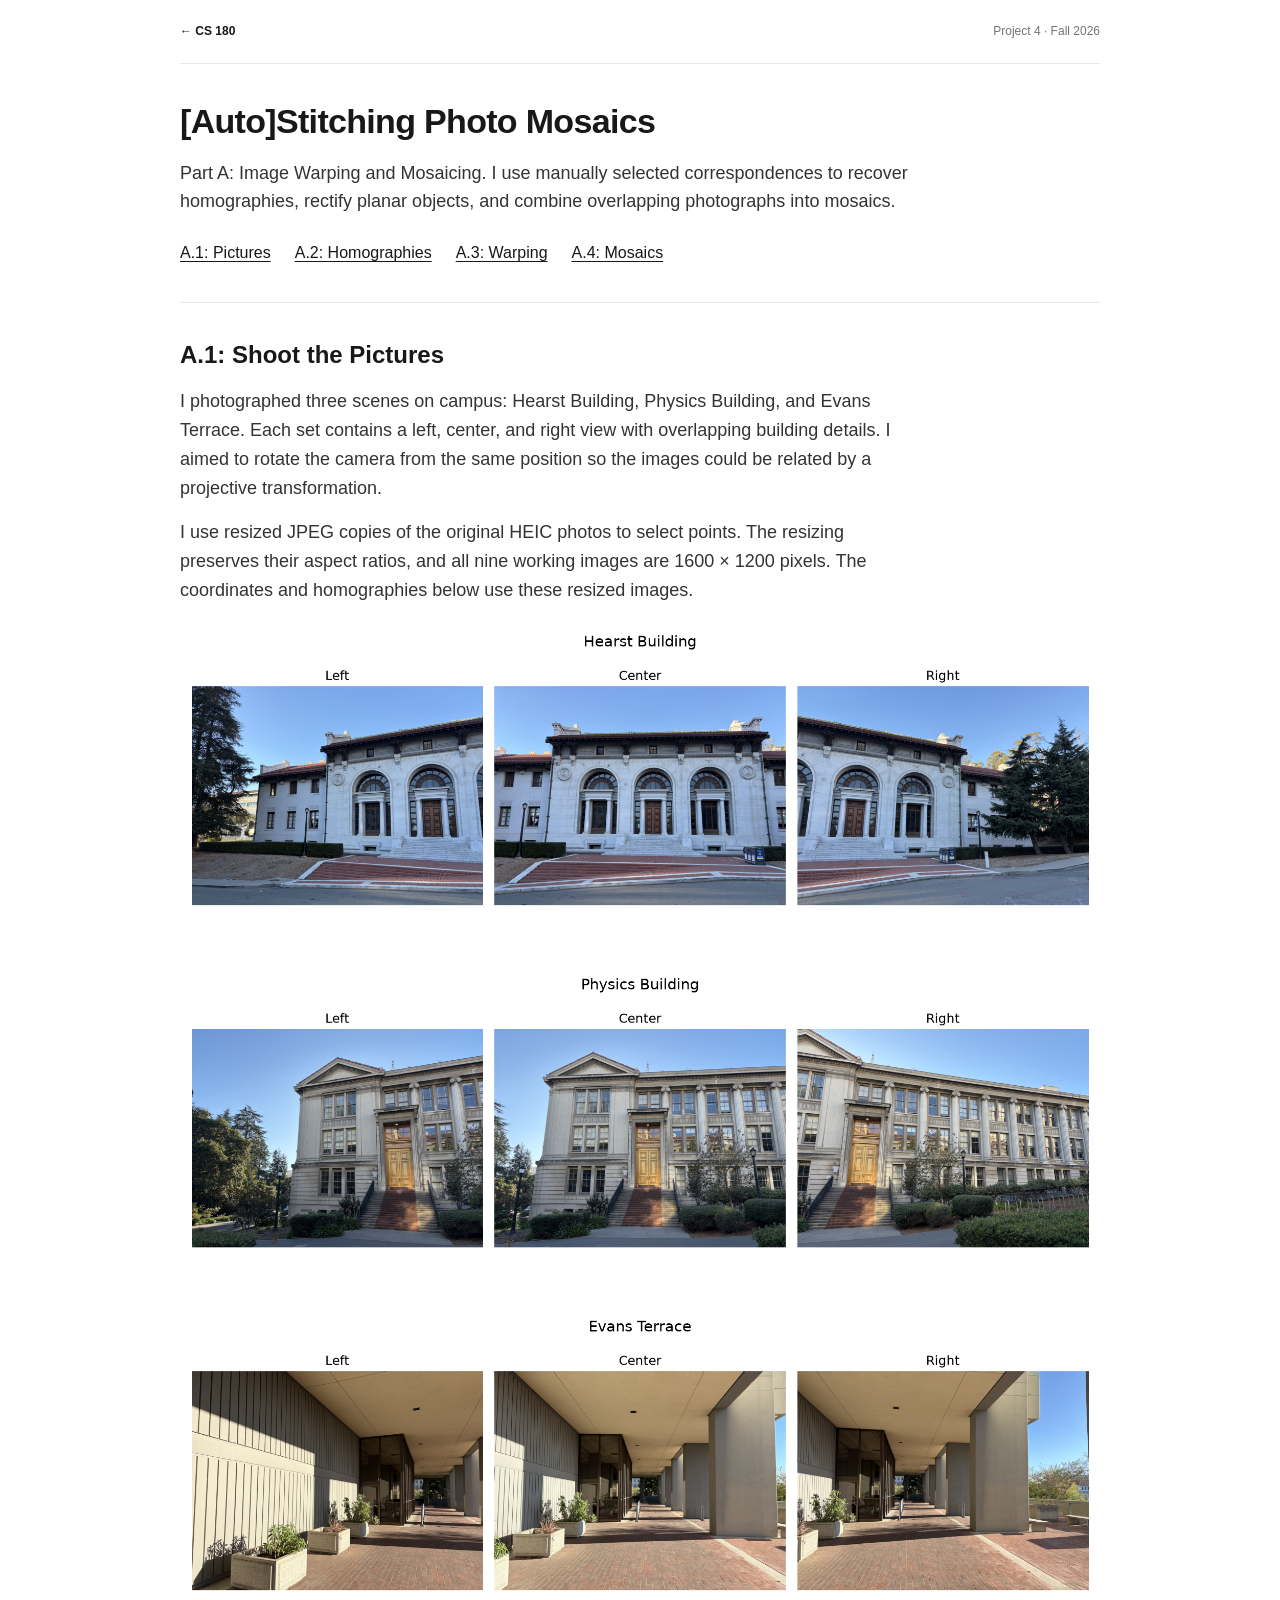
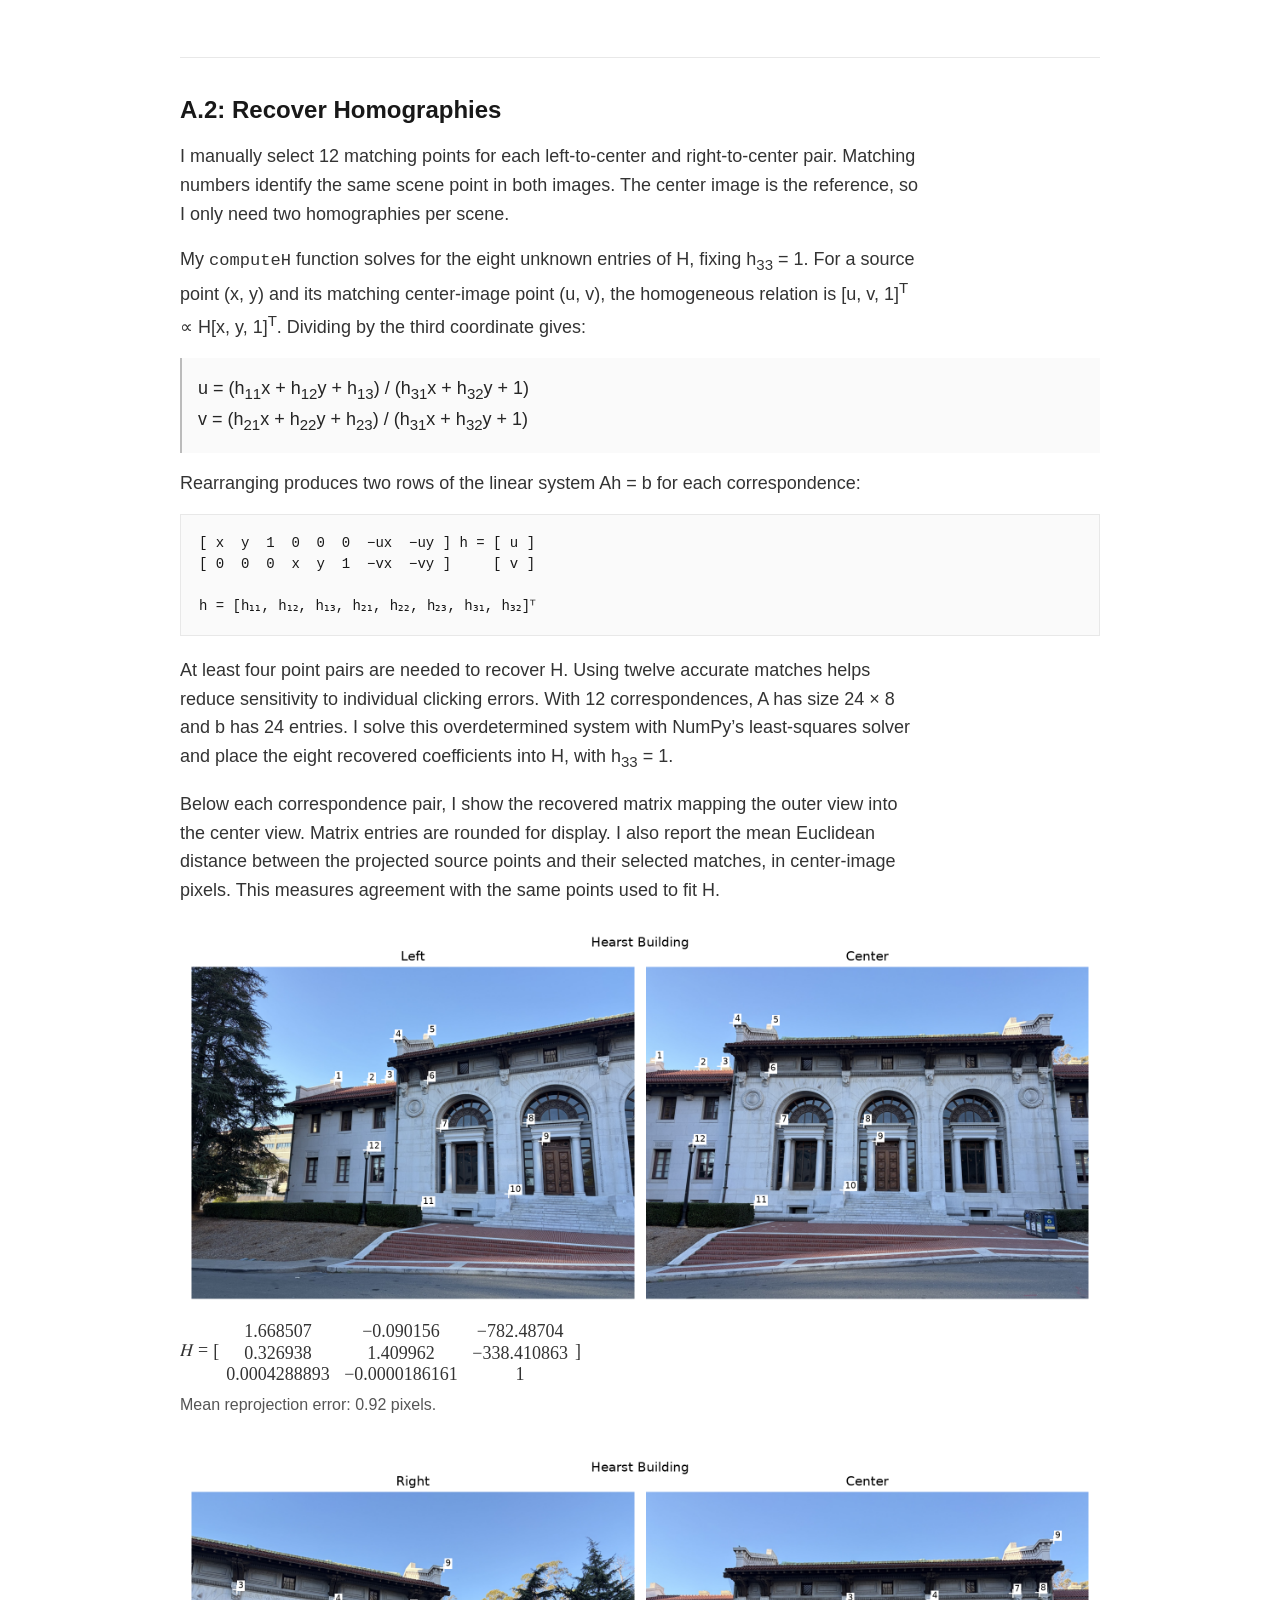
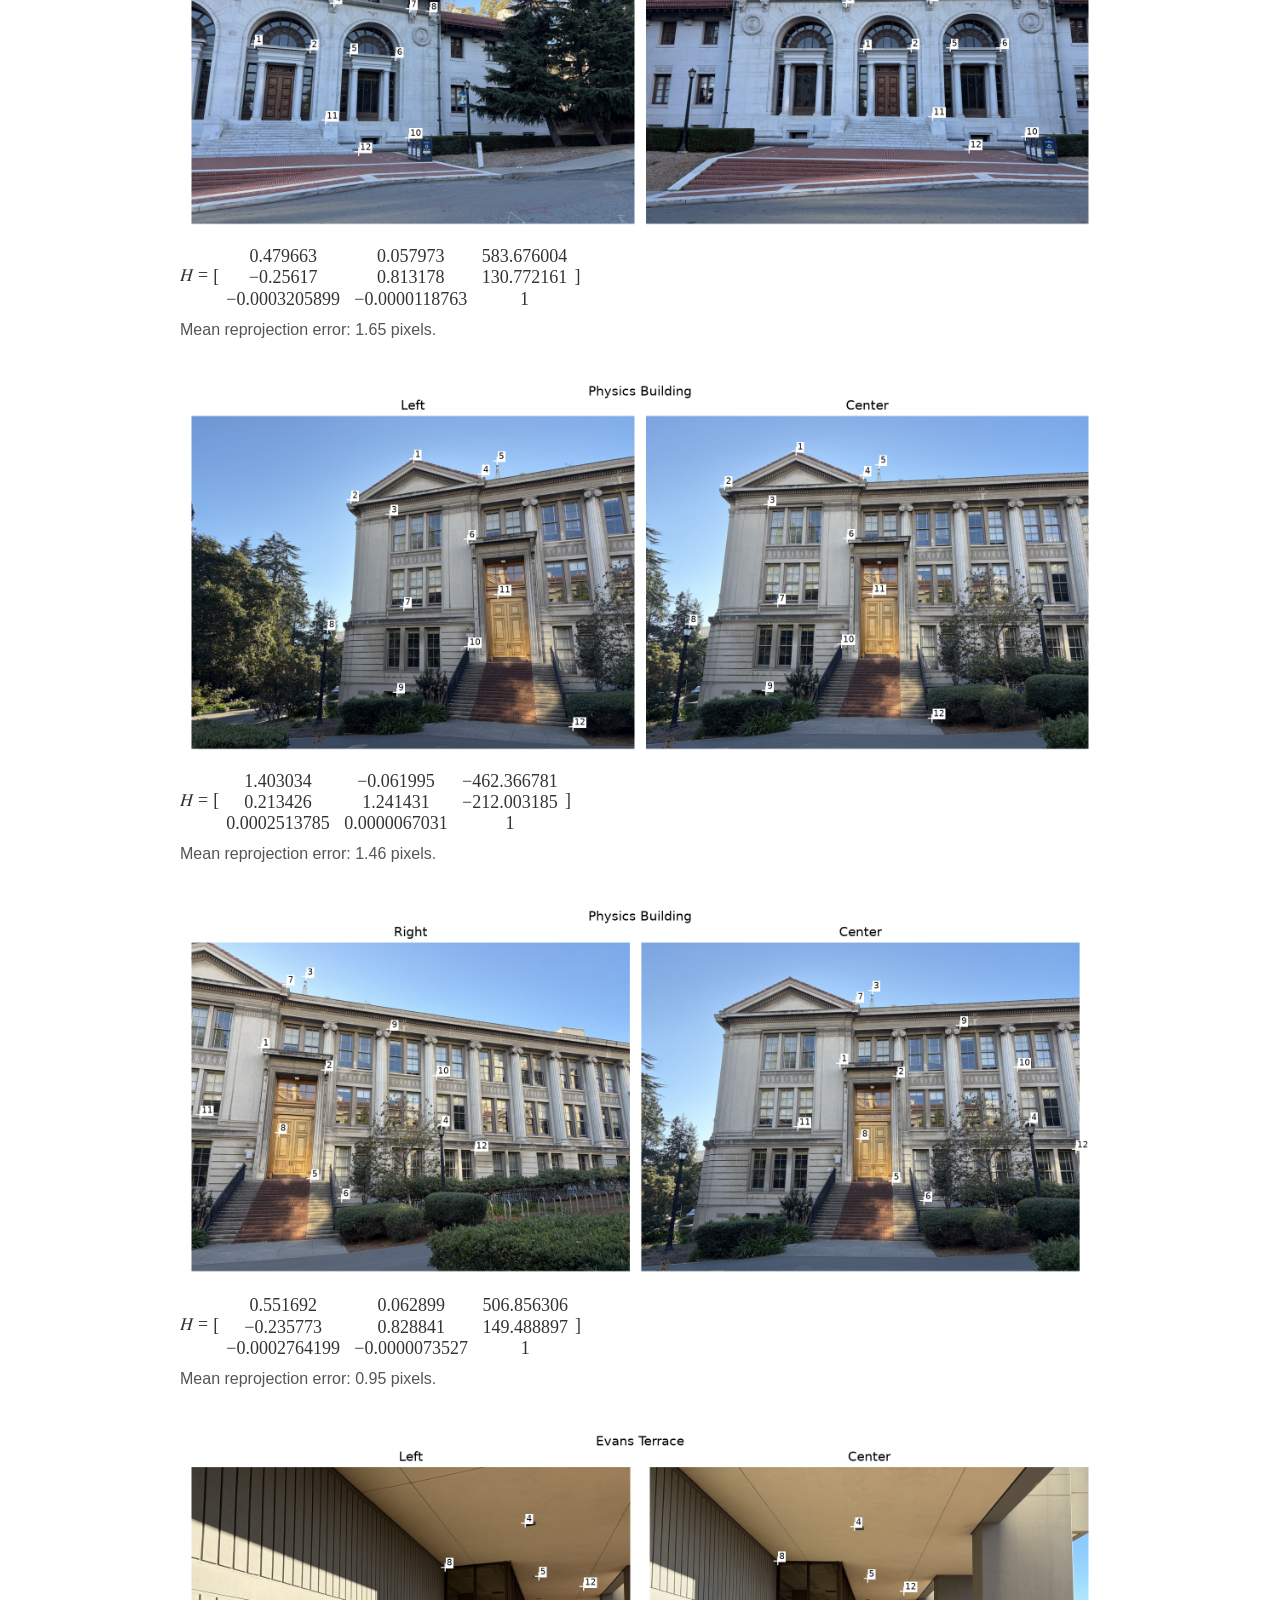
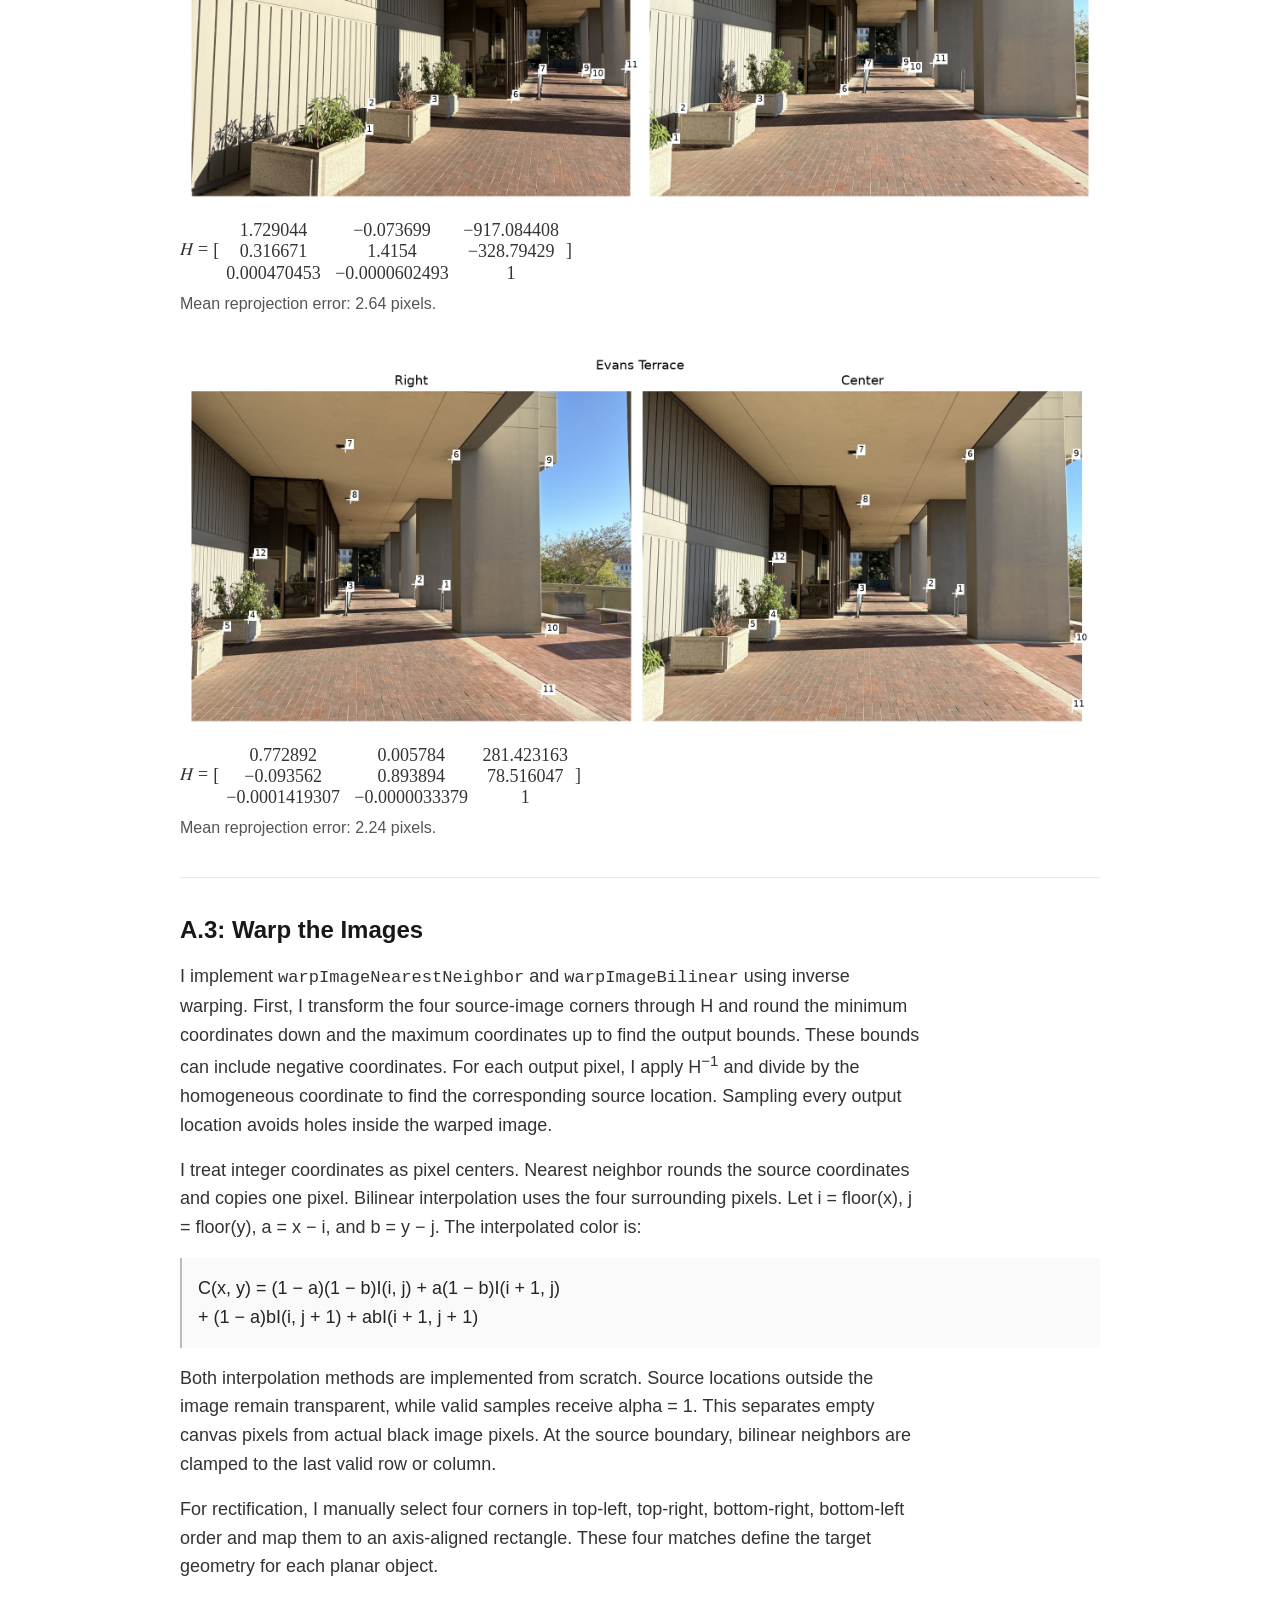
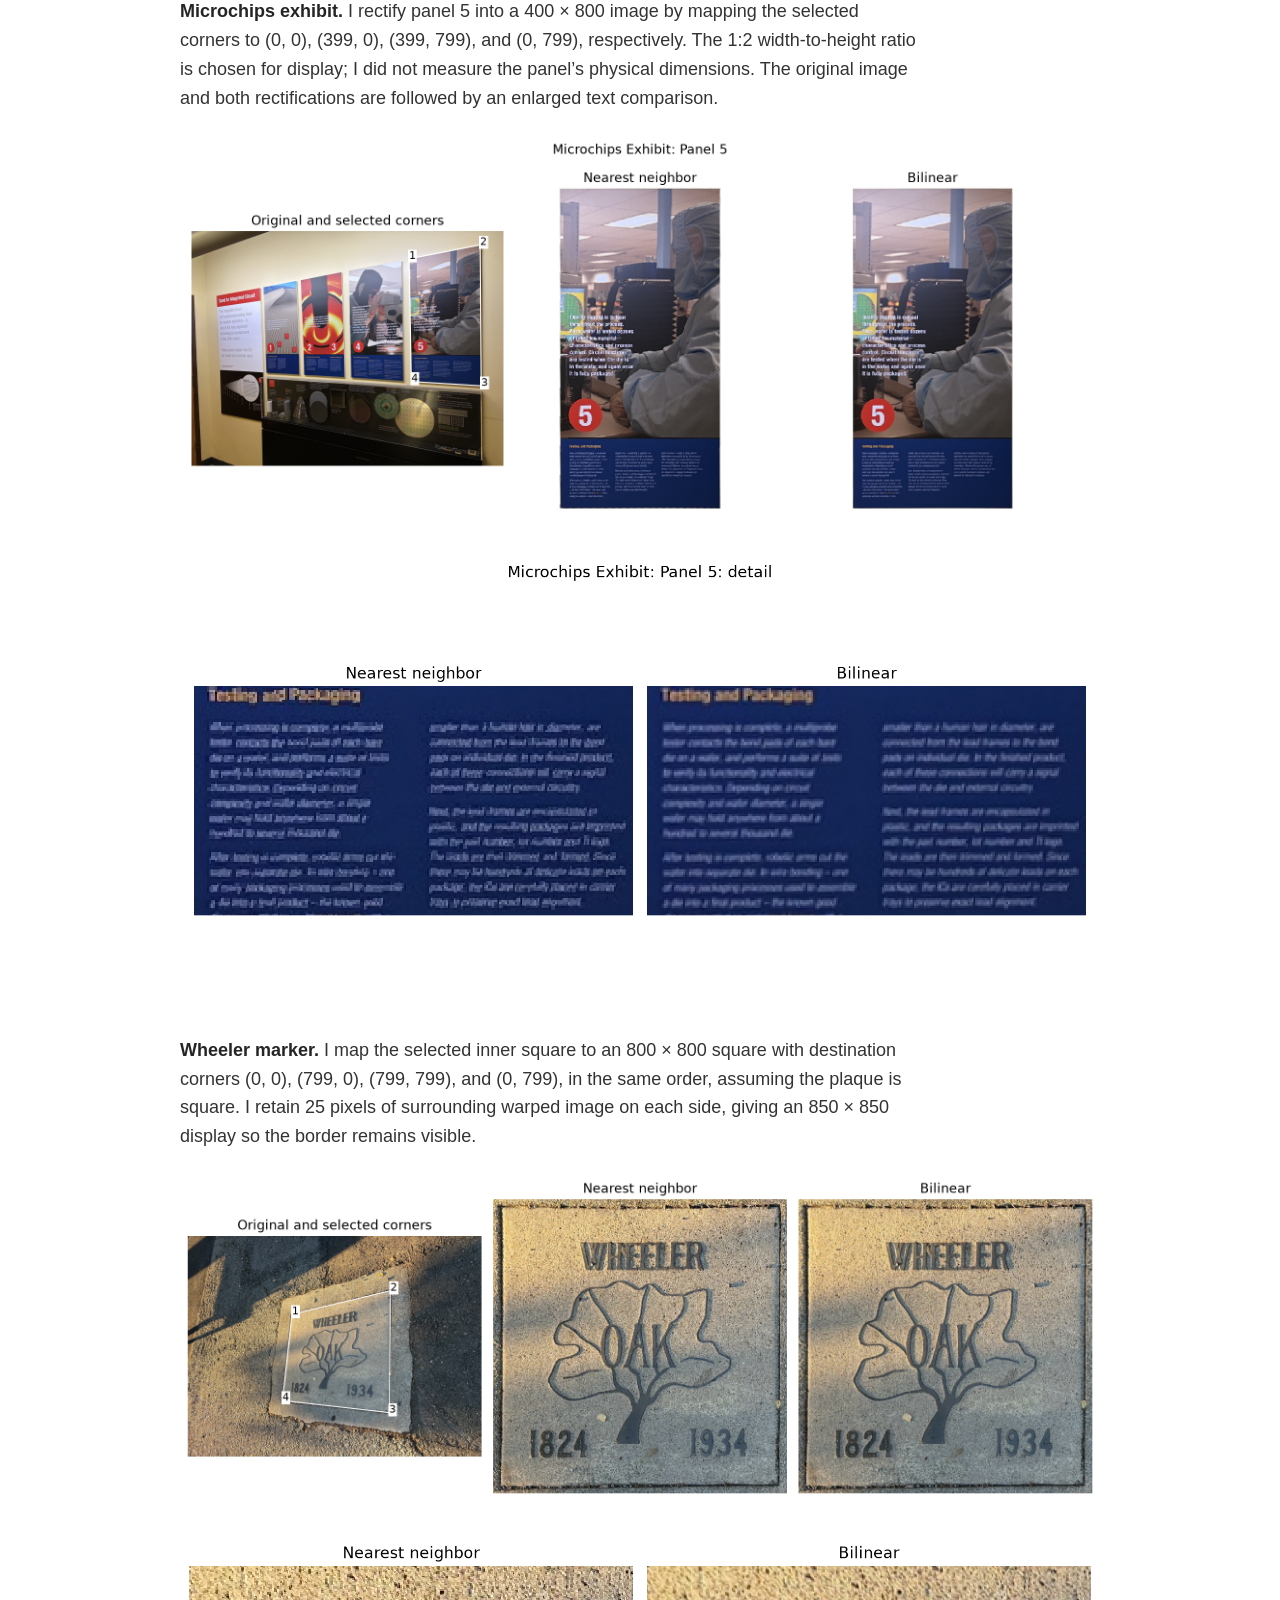
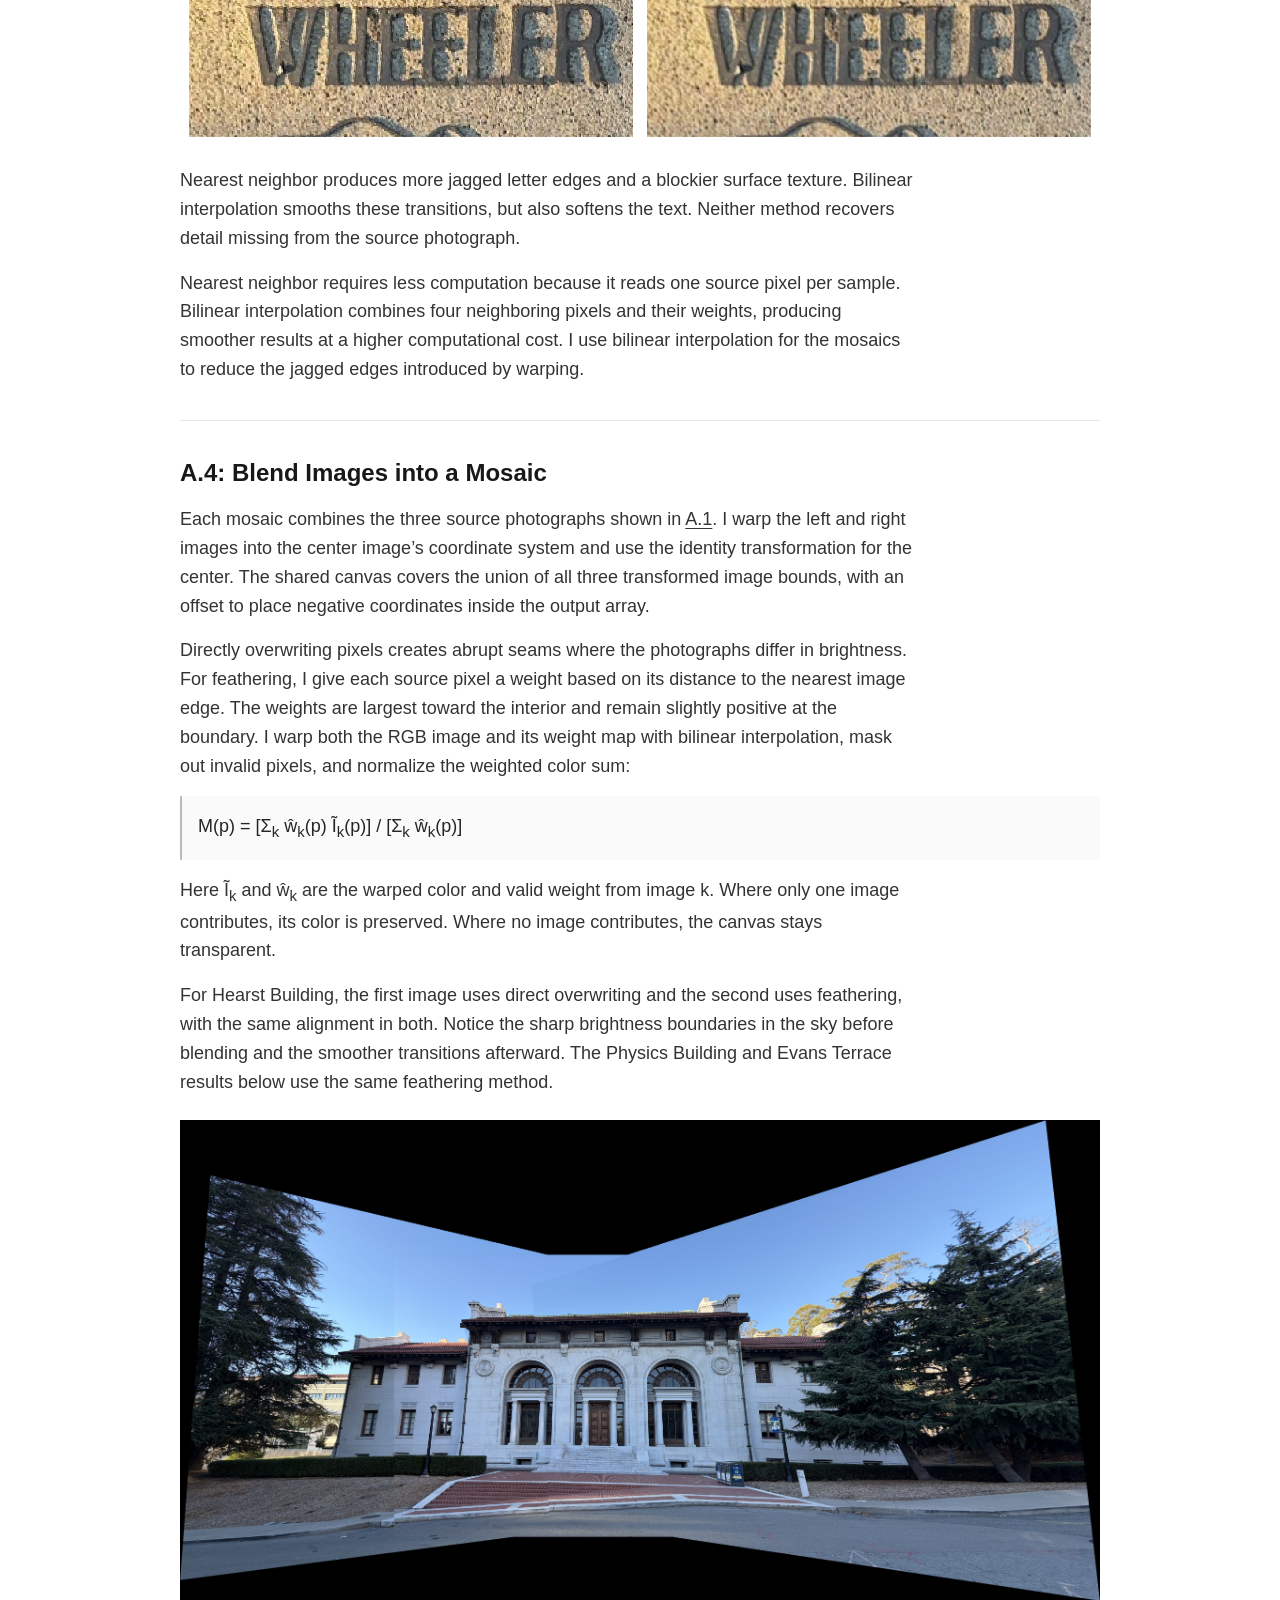
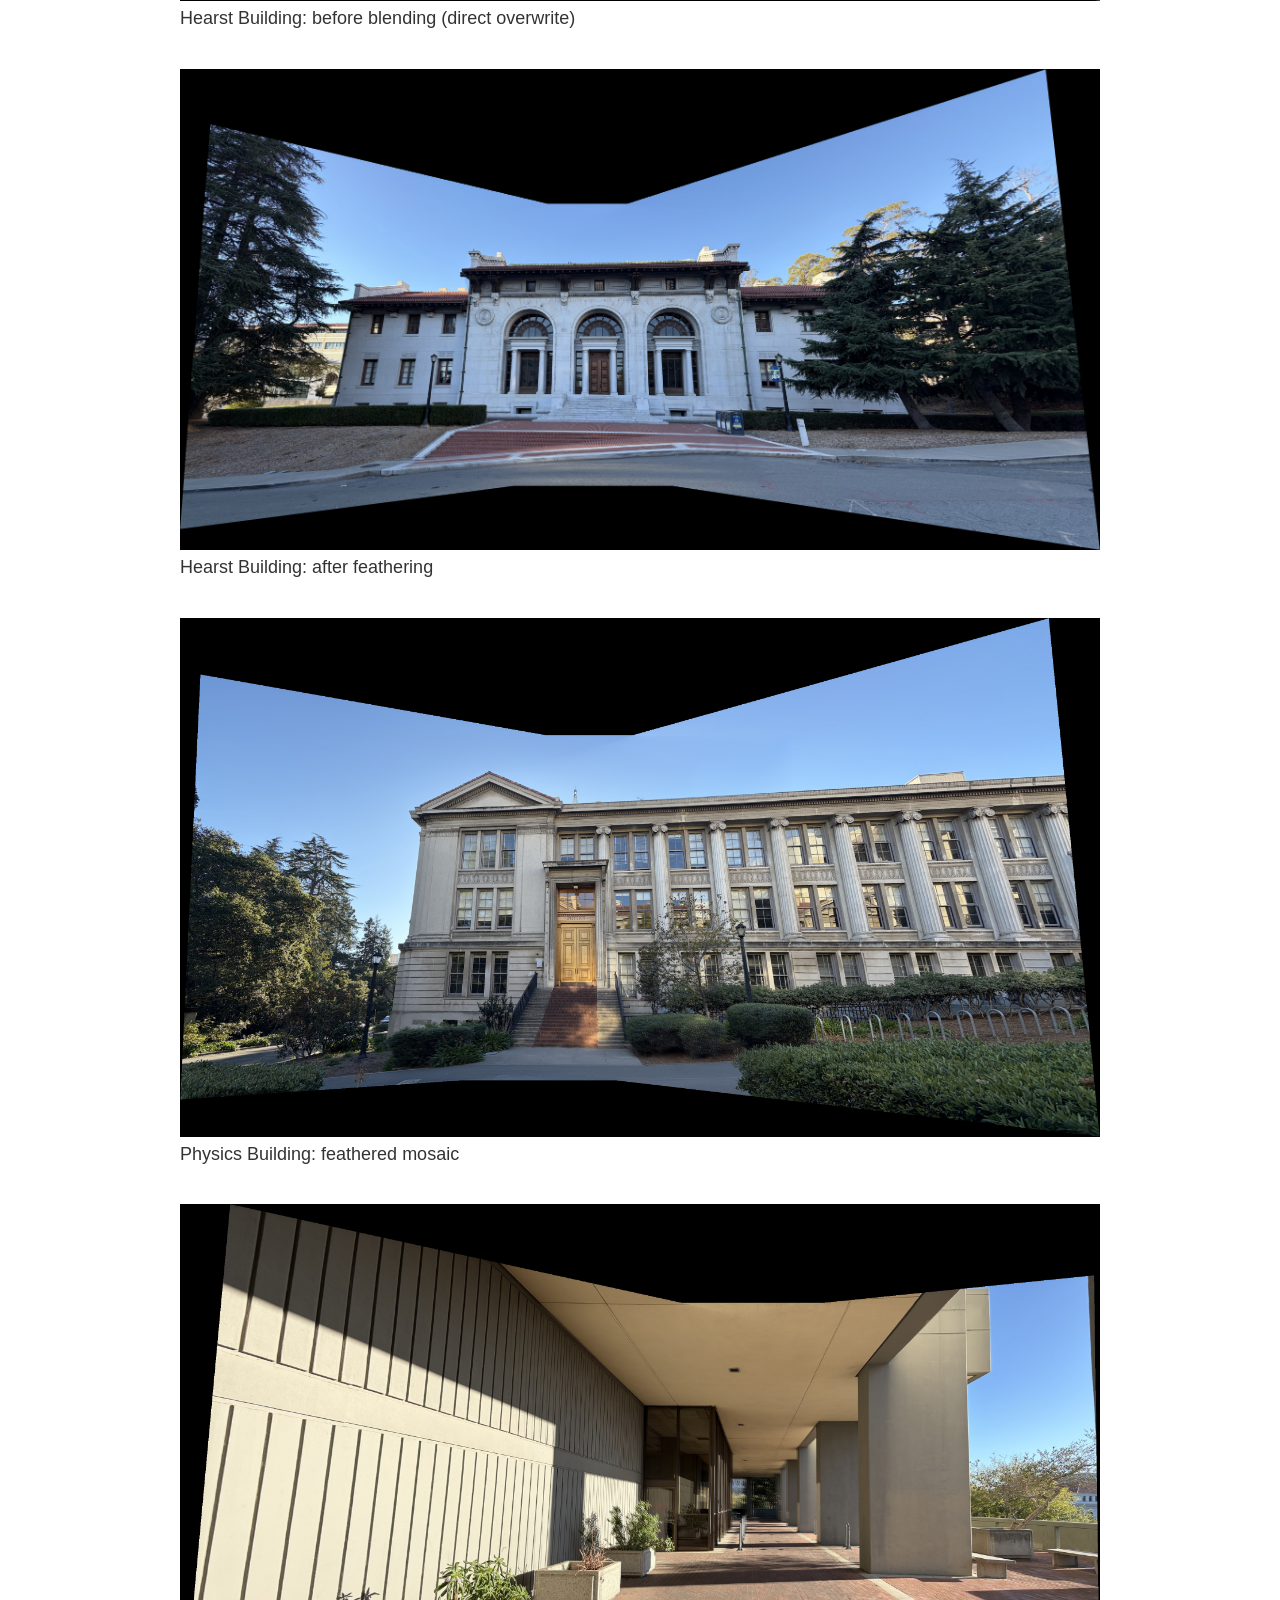
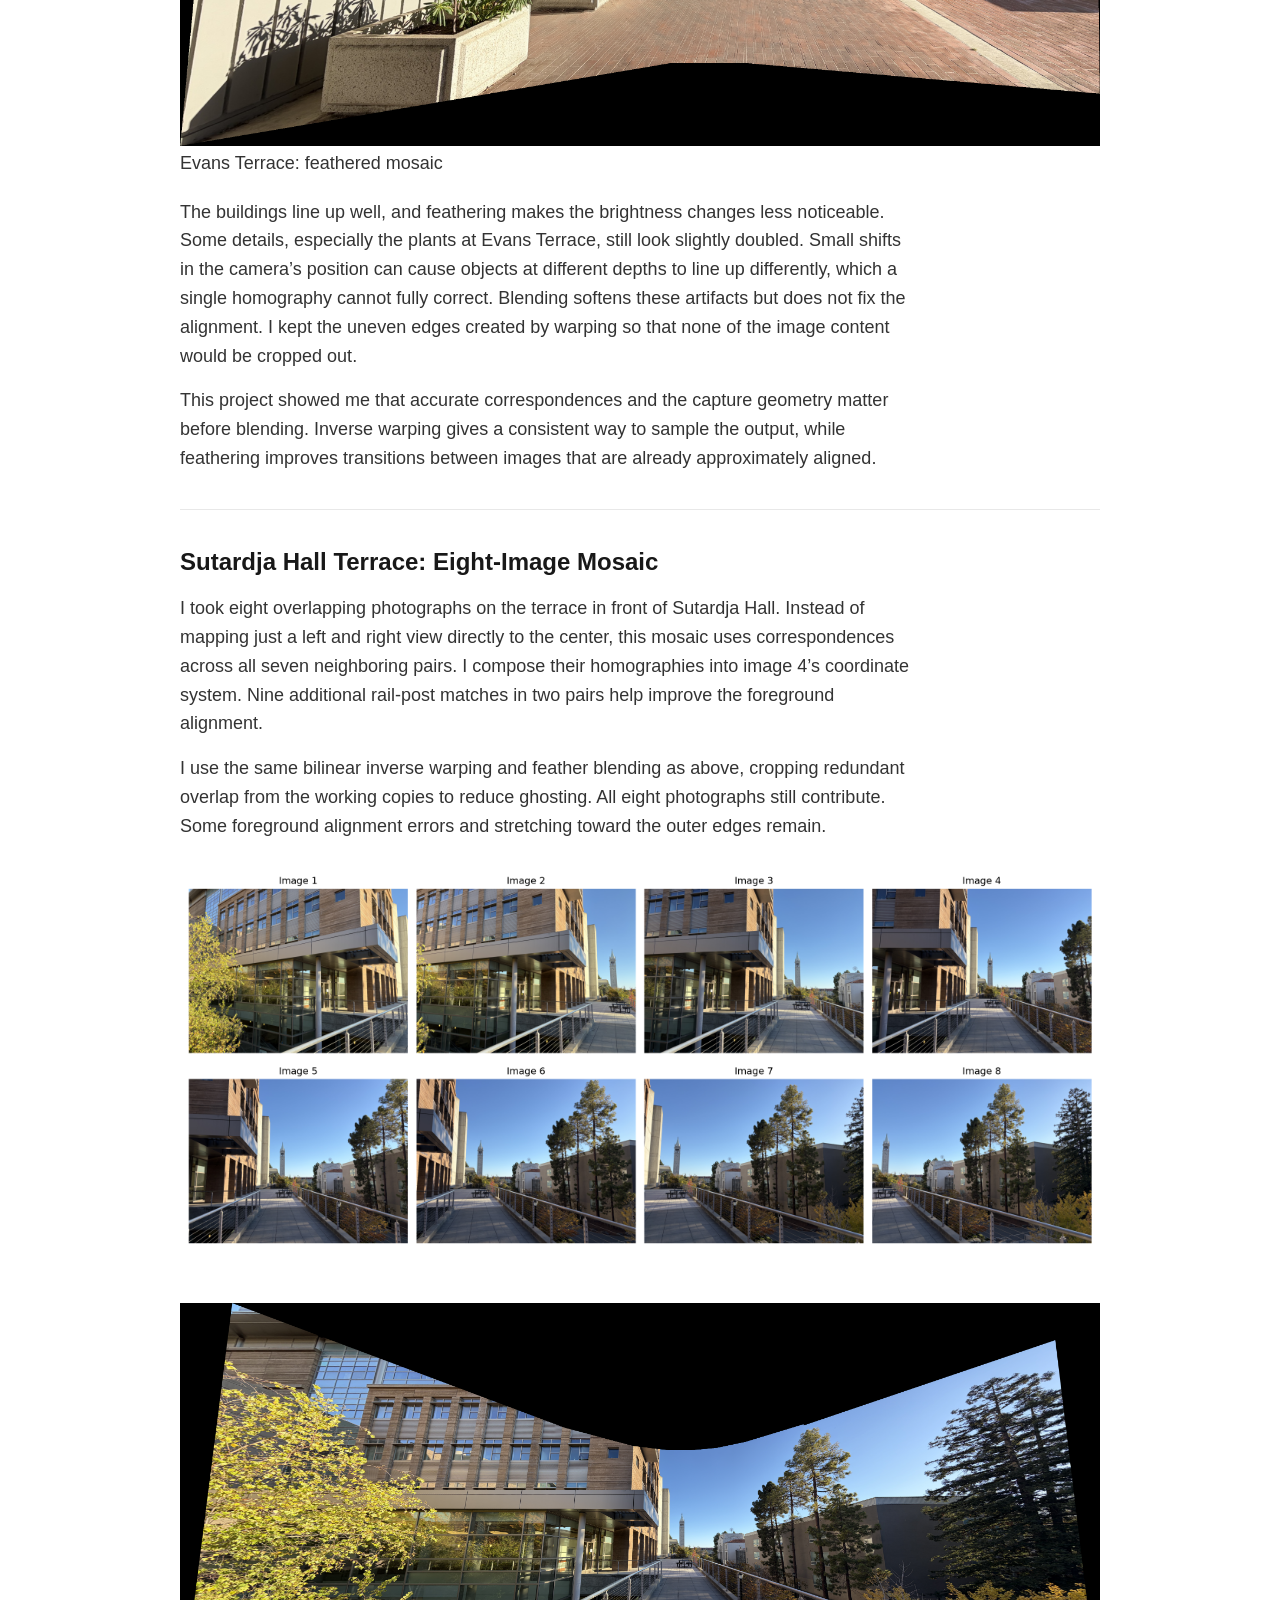
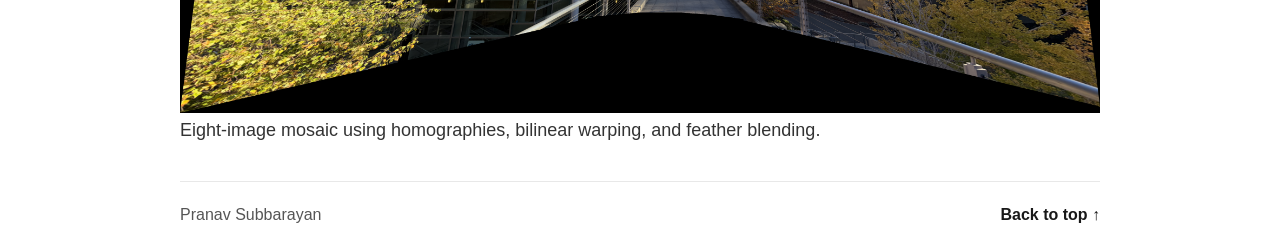
<file: cs180/proj4/index.html>
<!doctype html>
<html lang="en">
  <head>
    <meta charset="UTF-8" />
    <meta name="viewport" content="width=device-width, initial-scale=1.0" />
    <meta name="description" content="CS 180 Project 4, Part A by Pranav Subbarayan: manual homographies, inverse warping, image rectification, and feathered photo mosaics." />
    <title>CS 180 Project 4 — Pranav Subbarayan</title>
    <link rel="stylesheet" href="styles.css" />
    <script src="gallery.js" defer></script>
  </head>
  <body>
    <header><a href="../">← CS 180</a><span>Project 4 · Fall 2026</span></header>
    <main id="top">
<section class="intro" aria-labelledby="project-title">
  <h1 id="project-title">[Auto]Stitching Photo Mosaics</h1>
  <p class="intro-copy">Part A: Image Warping and Mosaicing. I use manually selected correspondences to recover homographies, rectify planar objects, and combine overlapping photographs into mosaics.</p>
  <nav class="section-nav" aria-label="Part A sections">
    <a href="#a-1">A.1: Pictures</a>
    <a href="#a-2">A.2: Homographies</a>
    <a href="#a-3">A.3: Warping</a>
    <a href="#a-4">A.4: Mosaics</a>
  </nav>
</section>

<section id="a-1" aria-labelledby="a-1-title">
<div class="section-title"><h2 id="a-1-title">A.1: Shoot the Pictures</h2></div>
<div class="prose">
  <p>I photographed three scenes on campus: Hearst Building, Physics Building, and Evans Terrace. Each set contains a left, center, and right view with overlapping building details. I aimed to rotate the camera from the same position so the images could be related by a projective transformation.</p>
  <p>I use resized JPEG copies of the original HEIC photos to select points. The resizing preserves their aspect ratios, and all nine working images are 1600 × 1200 pixels. The coordinates and homographies below use these resized images.</p>
</div>
<figure class="result-figure">
  <a class="image-link" href="images/a1_hearst_building.png" aria-label="Open full-resolution image: Hearst Building: left, center, and right source photographs"><img src="images/a1_hearst_building.png" alt="Hearst Building: left, center, and right source photographs" width="1800" height="600" loading="lazy" decoding="async" /></a>
</figure>
<figure class="result-figure">
  <a class="image-link" href="images/a1_physics_building.png" aria-label="Open full-resolution image: Physics Building: left, center, and right source photographs"><img src="images/a1_physics_building.png" alt="Physics Building: left, center, and right source photographs" width="1800" height="600" loading="lazy" decoding="async" /></a>
</figure>
<figure class="result-figure">
  <a class="image-link" href="images/a1_evans_terrace.png" aria-label="Open full-resolution image: Evans Terrace: left, center, and right source photographs"><img src="images/a1_evans_terrace.png" alt="Evans Terrace: left, center, and right source photographs" width="1800" height="600" loading="lazy" decoding="async" /></a>
</figure>
</section>

<section id="a-2" aria-labelledby="a-2-title">
<div class="section-title"><h2 id="a-2-title">A.2: Recover Homographies</h2></div>
<div class="prose">
  <p>I manually select 12 matching points for each left-to-center and right-to-center pair. Matching numbers identify the same scene point in both images. The center image is the reference, so I only need two homographies per scene.</p>
  <p>My <code>computeH</code> function solves for the eight unknown entries of H, fixing h<sub>33</sub> = 1. For a source point (x, y) and its matching center-image point (u, v), the homogeneous relation is [u, v, 1]<sup>T</sup> ∝ H[x, y, 1]<sup>T</sup>. Dividing by the third coordinate gives:</p>
</div>
<div class="formula" role="math" aria-label="u equals h11 x plus h12 y plus h13, divided by h31 x plus h32 y plus one. v equals h21 x plus h22 y plus h23, divided by the same denominator.">
  u = (h<sub>11</sub>x + h<sub>12</sub>y + h<sub>13</sub>) / (h<sub>31</sub>x + h<sub>32</sub>y + 1)<br />
  v = (h<sub>21</sub>x + h<sub>22</sub>y + h<sub>23</sub>) / (h<sub>31</sub>x + h<sub>32</sub>y + 1)
</div>
<div class="prose"><p>Rearranging produces two rows of the linear system Ah = b for each correspondence:</p></div>
<pre class="equation" role="math" aria-label="The first row of A is x, y, one, zero, zero, zero, minus u x, minus u y. The second row is zero, zero, zero, x, y, one, minus v x, minus v y. The corresponding right hand side is u, v.">[ x  y  1  0  0  0  −ux  −uy ] h = [ u ]
[ 0  0  0  x  y  1  −vx  −vy ]     [ v ]

h = [h₁₁, h₁₂, h₁₃, h₂₁, h₂₂, h₂₃, h₃₁, h₃₂]ᵀ</pre>
<div class="prose">
  <p>At least four point pairs are needed to recover H. Using twelve accurate matches helps reduce sensitivity to individual clicking errors. With 12 correspondences, A has size 24 × 8 and b has 24 entries. I solve this overdetermined system with NumPy’s least-squares solver and place the eight recovered coefficients into H, with h<sub>33</sub> = 1.</p>
  <p>Below each correspondence pair, I show the recovered matrix mapping the outer view into the center view. Matrix entries are rounded for display. I also report the mean Euclidean distance between the projected source points and their selected matches, in center-image pixels. This measures agreement with the same points used to fit H.</p>
</div>
<figure class="result-figure">
  <a class="image-link" href="images/a2_hearst_building_left_to_center_matches.png" aria-label="Open full-resolution image: Hearst Building: 12 numbered matches from the left image to the center"><img src="images/a2_hearst_building_left_to_center_matches.png" alt="Hearst Building: 12 numbered matches from the left image to the center" width="2160" height="900" loading="lazy" decoding="async" /></a>
  <figcaption class="homography-caption">
    <div class="matrix-scroll">
      <math xmlns="http://www.w3.org/1998/Math/MathML" display="block" aria-label="Hearst Building: recovered left-to-center homography">
        <mrow><mi>H</mi><mo>=</mo><mo>[</mo><mtable columnalign="right" columnspacing="0.8em" rowspacing="0.25em">
          <mtr><mtd><mn>1.668507</mn></mtd><mtd><mn>−0.090156</mn></mtd><mtd><mn>−782.48704</mn></mtd></mtr>
          <mtr><mtd><mn>0.326938</mn></mtd><mtd><mn>1.409962</mn></mtd><mtd><mn>−338.410863</mn></mtd></mtr>
          <mtr><mtd><mn>0.0004288893</mn></mtd><mtd><mn>−0.0000186161</mn></mtd><mtd><mn>1</mn></mtd></mtr>
        </mtable><mo>]</mo></mrow>
      </math>
    </div>
    <p>Mean reprojection error: 0.92 pixels.</p>
  </figcaption>
</figure>
<figure class="result-figure">
  <a class="image-link" href="images/a2_hearst_building_right_to_center_matches.png" aria-label="Open full-resolution image: Hearst Building: 12 numbered matches from the right image to the center"><img src="images/a2_hearst_building_right_to_center_matches.png" alt="Hearst Building: 12 numbered matches from the right image to the center" width="2160" height="900" loading="lazy" decoding="async" /></a>
  <figcaption class="homography-caption">
    <div class="matrix-scroll">
      <math xmlns="http://www.w3.org/1998/Math/MathML" display="block" aria-label="Hearst Building: recovered right-to-center homography">
        <mrow><mi>H</mi><mo>=</mo><mo>[</mo><mtable columnalign="right" columnspacing="0.8em" rowspacing="0.25em">
          <mtr><mtd><mn>0.479663</mn></mtd><mtd><mn>0.057973</mn></mtd><mtd><mn>583.676004</mn></mtd></mtr>
          <mtr><mtd><mn>−0.25617</mn></mtd><mtd><mn>0.813178</mn></mtd><mtd><mn>130.772161</mn></mtd></mtr>
          <mtr><mtd><mn>−0.0003205899</mn></mtd><mtd><mn>−0.0000118763</mn></mtd><mtd><mn>1</mn></mtd></mtr>
        </mtable><mo>]</mo></mrow>
      </math>
    </div>
    <p>Mean reprojection error: 1.65 pixels.</p>
  </figcaption>
</figure>
<figure class="result-figure">
  <a class="image-link" href="images/a2_physics_building_left_to_center_matches.png" aria-label="Open full-resolution image: Physics Building: 12 numbered matches from the left image to the center"><img src="images/a2_physics_building_left_to_center_matches.png" alt="Physics Building: 12 numbered matches from the left image to the center" width="2160" height="900" loading="lazy" decoding="async" /></a>
  <figcaption class="homography-caption">
    <div class="matrix-scroll">
      <math xmlns="http://www.w3.org/1998/Math/MathML" display="block" aria-label="Physics Building: recovered left-to-center homography">
        <mrow><mi>H</mi><mo>=</mo><mo>[</mo><mtable columnalign="right" columnspacing="0.8em" rowspacing="0.25em">
          <mtr><mtd><mn>1.403034</mn></mtd><mtd><mn>−0.061995</mn></mtd><mtd><mn>−462.366781</mn></mtd></mtr>
          <mtr><mtd><mn>0.213426</mn></mtd><mtd><mn>1.241431</mn></mtd><mtd><mn>−212.003185</mn></mtd></mtr>
          <mtr><mtd><mn>0.0002513785</mn></mtd><mtd><mn>0.0000067031</mn></mtd><mtd><mn>1</mn></mtd></mtr>
        </mtable><mo>]</mo></mrow>
      </math>
    </div>
    <p>Mean reprojection error: 1.46 pixels.</p>
  </figcaption>
</figure>
<figure class="result-figure">
  <a class="image-link" href="images/a2_physics_building_right_to_center_matches.png" aria-label="Open full-resolution image: Physics Building: 12 numbered matches from the right image to the center"><img src="images/a2_physics_building_right_to_center_matches.png" alt="Physics Building: 12 numbered matches from the right image to the center" width="2160" height="900" loading="lazy" decoding="async" /></a>
  <figcaption class="homography-caption">
    <div class="matrix-scroll">
      <math xmlns="http://www.w3.org/1998/Math/MathML" display="block" aria-label="Physics Building: recovered right-to-center homography">
        <mrow><mi>H</mi><mo>=</mo><mo>[</mo><mtable columnalign="right" columnspacing="0.8em" rowspacing="0.25em">
          <mtr><mtd><mn>0.551692</mn></mtd><mtd><mn>0.062899</mn></mtd><mtd><mn>506.856306</mn></mtd></mtr>
          <mtr><mtd><mn>−0.235773</mn></mtd><mtd><mn>0.828841</mn></mtd><mtd><mn>149.488897</mn></mtd></mtr>
          <mtr><mtd><mn>−0.0002764199</mn></mtd><mtd><mn>−0.0000073527</mn></mtd><mtd><mn>1</mn></mtd></mtr>
        </mtable><mo>]</mo></mrow>
      </math>
    </div>
    <p>Mean reprojection error: 0.95 pixels.</p>
  </figcaption>
</figure>
<figure class="result-figure">
  <a class="image-link" href="images/a2_evans_terrace_left_to_center_matches.png" aria-label="Open full-resolution image: Evans Terrace: 12 numbered matches from the left image to the center"><img src="images/a2_evans_terrace_left_to_center_matches.png" alt="Evans Terrace: 12 numbered matches from the left image to the center" width="2160" height="900" loading="lazy" decoding="async" /></a>
  <figcaption class="homography-caption">
    <div class="matrix-scroll">
      <math xmlns="http://www.w3.org/1998/Math/MathML" display="block" aria-label="Evans Terrace: recovered left-to-center homography">
        <mrow><mi>H</mi><mo>=</mo><mo>[</mo><mtable columnalign="right" columnspacing="0.8em" rowspacing="0.25em">
          <mtr><mtd><mn>1.729044</mn></mtd><mtd><mn>−0.073699</mn></mtd><mtd><mn>−917.084408</mn></mtd></mtr>
          <mtr><mtd><mn>0.316671</mn></mtd><mtd><mn>1.4154</mn></mtd><mtd><mn>−328.79429</mn></mtd></mtr>
          <mtr><mtd><mn>0.000470453</mn></mtd><mtd><mn>−0.0000602493</mn></mtd><mtd><mn>1</mn></mtd></mtr>
        </mtable><mo>]</mo></mrow>
      </math>
    </div>
    <p>Mean reprojection error: 2.64 pixels.</p>
  </figcaption>
</figure>
<figure class="result-figure">
  <a class="image-link" href="images/a2_evans_terrace_right_to_center_matches.png" aria-label="Open full-resolution image: Evans Terrace: 12 numbered matches from the right image to the center"><img src="images/a2_evans_terrace_right_to_center_matches.png" alt="Evans Terrace: 12 numbered matches from the right image to the center" width="2160" height="900" loading="lazy" decoding="async" /></a>
  <figcaption class="homography-caption">
    <div class="matrix-scroll">
      <math xmlns="http://www.w3.org/1998/Math/MathML" display="block" aria-label="Evans Terrace: recovered right-to-center homography">
        <mrow><mi>H</mi><mo>=</mo><mo>[</mo><mtable columnalign="right" columnspacing="0.8em" rowspacing="0.25em">
          <mtr><mtd><mn>0.772892</mn></mtd><mtd><mn>0.005784</mn></mtd><mtd><mn>281.423163</mn></mtd></mtr>
          <mtr><mtd><mn>−0.093562</mn></mtd><mtd><mn>0.893894</mn></mtd><mtd><mn>78.516047</mn></mtd></mtr>
          <mtr><mtd><mn>−0.0001419307</mn></mtd><mtd><mn>−0.0000033379</mn></mtd><mtd><mn>1</mn></mtd></mtr>
        </mtable><mo>]</mo></mrow>
      </math>
    </div>
    <p>Mean reprojection error: 2.24 pixels.</p>
  </figcaption>
</figure>
</section>

<section id="a-3" aria-labelledby="a-3-title">
<div class="section-title"><h2 id="a-3-title">A.3: Warp the Images</h2></div>
<div class="prose">
  <p>I implement <code>warpImageNearestNeighbor</code> and <code>warpImageBilinear</code> using inverse warping. First, I transform the four source-image corners through H and round the minimum coordinates down and the maximum coordinates up to find the output bounds. These bounds can include negative coordinates. For each output pixel, I apply H<sup>−1</sup> and divide by the homogeneous coordinate to find the corresponding source location. Sampling every output location avoids holes inside the warped image.</p>
  <p>I treat integer coordinates as pixel centers. Nearest neighbor rounds the source coordinates and copies one pixel. Bilinear interpolation uses the four surrounding pixels. Let i = floor(x), j = floor(y), a = x − i, and b = y − j. The interpolated color is:</p>
</div>
<div class="formula" role="math" aria-label="The interpolated color is one minus a times one minus b times I at i j, plus a times one minus b times I at i plus one j, plus one minus a times b times I at i j plus one, plus a b times I at i plus one j plus one.">
  C(x, y) = (1 − a)(1 − b)I(i, j) + a(1 − b)I(i + 1, j)<br />
  + (1 − a)bI(i, j + 1) + abI(i + 1, j + 1)
</div>
<div class="prose">
  <p>Both interpolation methods are implemented from scratch. Source locations outside the image remain transparent, while valid samples receive alpha = 1. This separates empty canvas pixels from actual black image pixels. At the source boundary, bilinear neighbors are clamped to the last valid row or column.</p>
  <p>For rectification, I manually select four corners in top-left, top-right, bottom-right, bottom-left order and map them to an axis-aligned rectangle. These four matches define the target geometry for each planar object.</p>
  <p><strong>Microchips exhibit.</strong> I rectify panel 5 into a 400 × 800 image by mapping the selected corners to (0, 0), (399, 0), (399, 799), and (0, 799), respectively. The 1:2 width-to-height ratio is chosen for display; I did not measure the panel’s physical dimensions. The original image and both rectifications are followed by an enlarged text comparison.</p>
</div>
<figure class="result-figure">
  <a class="image-link" href="images/a3_microchips_exhibit_comparison.png" aria-label="Open full-resolution image: Microchips exhibit panel 5: original with selected corners, nearest neighbor rectification, and bilinear rectification"><img src="images/a3_microchips_exhibit_comparison.png" alt="Microchips exhibit panel 5: original with selected corners, nearest neighbor rectification, and bilinear rectification" width="1920" height="800" loading="lazy" decoding="async" /></a>
</figure>
<figure class="result-figure">
  <a class="image-link" href="images/a3_microchips_exhibit_detail.png" aria-label="Open full-resolution image: Enlarged exhibit text: nearest neighbor on the left and bilinear on the right"><img src="images/a3_microchips_exhibit_detail.png" alt="Enlarged exhibit text: nearest neighbor on the left and bilinear on the right" width="1600" height="800" loading="lazy" decoding="async" /></a>
</figure>
<div class="prose">
  <p><strong>Wheeler marker.</strong> I map the selected inner square to an 800 × 800 square with destination corners (0, 0), (799, 0), (799, 799), and (0, 799), in the same order, assuming the plaque is square. I retain 25 pixels of surrounding warped image on each side, giving an 850 × 850 display so the border remains visible.</p>
</div>
<figure class="result-figure">
  <a class="image-link" href="images/a3_wheeler_marker_comparison.png" aria-label="Open full-resolution image: Wheeler marker: original with selected inner-square corners, nearest neighbor rectification, and bilinear rectification"><img src="images/a3_wheeler_marker_comparison.png" alt="Wheeler marker: original with selected inner-square corners, nearest neighbor rectification, and bilinear rectification" width="1904" height="674" loading="lazy" decoding="async" /></a>
</figure>
<figure class="result-figure">
  <a class="image-link" href="images/a3_wheeler_marker_detail.png" aria-label="Open full-resolution image: Enlarged Wheeler lettering: nearest neighbor on the left and bilinear on the right"><img src="images/a3_wheeler_marker_detail.png" alt="Enlarged Wheeler lettering: nearest neighbor on the left and bilinear on the right" width="1584" height="361" loading="lazy" decoding="async" /></a>
</figure>
<div class="prose">
  <p>Nearest neighbor produces more jagged letter edges and a blockier surface texture. Bilinear interpolation smooths these transitions, but also softens the text. Neither method recovers detail missing from the source photograph.</p>
  <p>Nearest neighbor requires less computation because it reads one source pixel per sample. Bilinear interpolation combines four neighboring pixels and their weights, producing smoother results at a higher computational cost. I use bilinear interpolation for the mosaics to reduce the jagged edges introduced by warping.</p>
</div>
</section>

<section id="a-4" aria-labelledby="a-4-title">
<div class="section-title"><h2 id="a-4-title">A.4: Blend Images into a Mosaic</h2></div>
<div class="prose">
  <p>Each mosaic combines the three source photographs shown in <a href="#a-1">A.1</a>. I warp the left and right images into the center image’s coordinate system and use the identity transformation for the center. The shared canvas covers the union of all three transformed image bounds, with an offset to place negative coordinates inside the output array.</p>
  <p>Directly overwriting pixels creates abrupt seams where the photographs differ in brightness. For feathering, I give each source pixel a weight based on its distance to the nearest image edge. The weights are largest toward the interior and remain slightly positive at the boundary. I warp both the RGB image and its weight map with bilinear interpolation, mask out invalid pixels, and normalize the weighted color sum:</p>
</div>
<div class="formula" role="math" aria-label="The mosaic color at p equals the sum over images of the warped weight times warped image color, divided by the sum of the warped weights.">
  M(p) = [Σ<sub>k</sub> ŵ<sub>k</sub>(p) Ĩ<sub>k</sub>(p)] / [Σ<sub>k</sub> ŵ<sub>k</sub>(p)]
</div>
<div class="prose">
  <p>Here Ĩ<sub>k</sub> and ŵ<sub>k</sub> are the warped color and valid weight from image k. Where only one image contributes, its color is preserved. Where no image contributes, the canvas stays transparent.</p>
  <p>For Hearst Building, the first image uses direct overwriting and the second uses feathering, with the same alignment in both. Notice the sharp brightness boundaries in the sky before blending and the smoother transitions afterward. The Physics Building and Evans Terrace results below use the same feathering method.</p>
</div>
<figure class="result-figure">
  <a class="image-link mosaic-image" href="images/a4_hearst_building_overwrite.png" aria-label="Open full-resolution image: Hearst Building, direct overwrite"><img src="images/a4_hearst_building_overwrite.png" alt="Hearst Building: direct overwrite" width="3914" height="2046" loading="lazy" decoding="async" /></a>
  <figcaption>Hearst Building: before blending (direct overwrite)</figcaption>
</figure>
<figure class="result-figure">
  <a class="image-link mosaic-image" href="images/a4_hearst_building_mosaic.png" aria-label="Open full-resolution image: Hearst Building, feathered blending"><img src="images/a4_hearst_building_mosaic.png" alt="Hearst Building: feathered blending" width="3914" height="2046" loading="lazy" decoding="async" /></a>
  <figcaption>Hearst Building: after feathering</figcaption>
</figure>
<figure class="result-figure">
  <a class="image-link mosaic-image" href="images/a4_physics_building_mosaic.png" aria-label="Open full-resolution image: Physics Building: three photographs warped and feathered into the center view"><img src="images/a4_physics_building_mosaic.png" alt="Physics Building: three photographs warped and feathered into the center view" width="3201" height="1805" loading="lazy" decoding="async" /></a>
  <figcaption>Physics Building: feathered mosaic</figcaption>
</figure>
<figure class="result-figure">
  <a class="image-link mosaic-image" href="images/a4_evans_terrace_mosaic.png" aria-label="Open full-resolution image: Evans Terrace: three photographs warped and feathered into the center view"><img src="images/a4_evans_terrace_mosaic.png" alt="Evans Terrace: three photographs warped and feathered into the center view" width="3067" height="1805" loading="lazy" decoding="async" /></a>
  <figcaption>Evans Terrace: feathered mosaic</figcaption>
</figure>
<div class="prose">
  <p>The buildings line up well, and feathering makes the brightness changes less noticeable. Some details, especially the plants at Evans Terrace, still look slightly doubled. Small shifts in the camera’s position can cause objects at different depths to line up differently, which a single homography cannot fully correct. Blending softens these artifacts but does not fix the alignment. I kept the uneven edges created by warping so that none of the image content would be cropped out.</p>
  <p>This project showed me that accurate correspondences and the capture geometry matter before blending. Inverse warping gives a consistent way to sample the output, while feathering improves transitions between images that are already approximately aligned.</p>
</div>
</section>
<section id="extra-sutardja" aria-labelledby="extra-sutardja-title">
<div class="section-title"><h2 id="extra-sutardja-title">Sutardja Hall Terrace: Eight-Image Mosaic</h2></div>
<div class="prose">
  <p>I took eight overlapping photographs on the terrace in front of Sutardja Hall. Instead of mapping just a left and right view directly to the center, this mosaic uses correspondences across all seven neighboring pairs. I compose their homographies into image 4’s coordinate system. Nine additional rail-post matches in two pairs help improve the foreground alignment.</p>
  <p>I use the same bilinear inverse warping and feather blending as above, cropping redundant overlap from the working copies to reduce ghosting. All eight photographs still contribute. Some foreground alignment errors and stretching toward the outer edges remain.</p>
</div>
<figure class="result-figure">
  <a class="image-link" href="images/bonus_sutardja_terrace_sources.png" aria-label="Open full-resolution image: Eight Sutardja Hall Terrace source photographs in capture order"><img src="images/bonus_sutardja_terrace_sources.png" alt="Eight Sutardja Terrace source photographs, numbered 1 through 8 in two rows of four" width="2400" height="1050" loading="lazy" decoding="async" /></a>
</figure>
<figure class="result-figure">
  <a class="image-link mosaic-image" href="images/bonus_sutardja_terrace_mosaic.png" aria-label="Open full-resolution image: Eight-image Sutardja Hall Terrace mosaic"><img src="images/bonus_sutardja_terrace_mosaic.png" alt="Eight overlapping Sutardja Terrace photographs combined into a wide planar mosaic overlooking the terrace and Campanile" width="6803" height="3030" loading="lazy" decoding="async" /></a>
  <figcaption>Eight-image mosaic using homographies, bilinear warping, and feather blending.</figcaption>
</figure>
</section>
    </main>
    <footer><p>Pranav Subbarayan</p><a href="#top">Back to top ↑</a></footer>
    <dialog id="image-viewer" aria-label="Figure preview">
      <div class="viewer-stage"><img id="viewer-image" alt="" role="button" tabindex="0" aria-pressed="false" autofocus /></div>
      <p id="viewer-caption"></p>
    </dialog>
  </body>
</html>
</file>
<file: cs180/proj0/styles.css>
:root {
  color-scheme: light;
  font-family:
    Inter, ui-sans-serif, -apple-system, BlinkMacSystemFont, "Segoe UI",
    sans-serif;
  color: #181818;
  background: #ffffff;
  font-synthesis: none;
  --muted: #737373;
  --line: #e8e8e8;
  --surface: #f6f6f6;
}

* {
  box-sizing: border-box;
}

body {
  margin: 0;
  font-size: 16px;
  line-height: 1.6;
  -webkit-font-smoothing: antialiased;
}

a {
  color: inherit;
}

header,
footer,
main {
  width: min(920px, calc(100% - 48px));
  margin-inline: auto;
}

header,
footer {
  display: flex;
  align-items: center;
  justify-content: space-between;
  padding: 22px 0;
  color: var(--muted);
  font-size: 12px;
}

header {
  border-bottom: 1px solid var(--line);
}

header a,
footer a {
  color: #181818;
  font-weight: 600;
  text-decoration: none;
}

header a:hover,
footer a:hover {
  text-decoration: underline;
  text-underline-offset: 3px;
}

.intro {
  padding: 64px 0 48px;
}

.label,
.number,
figcaption {
  color: var(--muted);
  font-size: 12px;
}

.label {
  margin: 0 0 16px;
  font-weight: 600;
  letter-spacing: 0.12em;
  text-transform: uppercase;
}

h1 {
  max-width: 700px;
  margin: 0;
  font-size: clamp(30px, 4vw, 44px);
  font-weight: 500;
  letter-spacing: -0.025em;
  line-height: 1.15;
}

main > section:not(.intro) {
  padding: 76px 0 84px;
  border-top: 1px solid var(--line);
}

.section-title {
  display: grid;
  grid-template-columns: 32px minmax(0, 650px);
  gap: 20px;
  margin-bottom: 40px;
}

.number {
  margin: 5px 0 0;
  font-variant-numeric: tabular-nums;
}

h2 {
  margin: 0;
  font-size: clamp(23px, 2.5vw, 30px);
  font-weight: 500;
  letter-spacing: -0.025em;
  line-height: 1.2;
}

.section-title p:last-child {
  margin: 14px 0 0;
  color: #5f5f5f;
}

.image-grid {
  display: grid;
  gap: 16px;
}

.two-column {
  grid-template-columns: repeat(2, minmax(0, 1fr));
}

figure {
  margin: 0;
}

.image-box {
  position: relative;
  overflow: hidden;
  background: var(--surface);
}

.image-box.portrait {
  aspect-ratio: 3 / 4;
}

.image-box.landscape {
  aspect-ratio: 3 / 4;
}

.image-box.dolly {
  aspect-ratio: 3 / 4;
}

.dolly-figure {
  max-width: 600px;
  margin-left: 52px;
}

.image-box img {
  position: absolute;
  z-index: 1;
  inset: 0;
  width: 100%;
  height: 100%;
  object-fit: cover;
}

.image-box img.is-missing {
  display: none;
}

.placeholder {
  position: absolute;
  inset: 0;
  display: grid;
  place-items: center;
  margin: 0;
  padding: 20px;
  color: #999999;
  font-family: ui-monospace, SFMono-Regular, Menlo, monospace;
  font-size: 11px;
  text-align: center;
}

figcaption {
  padding-top: 8px;
}

.caption-above {
  padding: 0 0 12px;
}

.caption-above .caption-note {
  max-width: none;
}

.caption-note {
  display: block;
  max-width: 42ch;
  margin-top: 6px;
  color: #505050;
  font-size: 15px;
  line-height: 1.55;
}

.writeup {
  display: grid;
  grid-template-columns: 136px minmax(0, 600px);
  gap: 24px;
  margin-top: 40px;
}

h3 {
  margin: 0;
  font-size: 13px;
  font-weight: 600;
}

.writeup p {
  margin: 0;
  color: #505050;
}

footer {
  margin-top: 24px;
  border-top: 1px solid var(--line);
}

footer p {
  margin: 0;
}

@media (max-width: 640px) {
  header,
  footer,
  main {
    width: min(100% - 40px, 920px);
  }

  header,
  footer {
    padding: 18px 0;
  }

  .intro {
    padding: 48px 0 40px;
  }

  main > section:not(.intro) {
    padding: 56px 0 64px;
  }

  .section-title {
    grid-template-columns: 24px minmax(0, 1fr);
    gap: 12px;
    margin-bottom: 32px;
  }

  .writeup {
    grid-template-columns: 1fr;
    gap: 8px;
    margin-top: 32px;
  }

  .two-column {
    grid-template-columns: 1fr;
    gap: 28px;
  }

  .dolly-figure {
    margin-left: 0;
  }
}

@media print {
  @page {
    margin: 0.6in;
  }

  header,
  footer {
    display: none;
  }

  main {
    width: 100%;
  }

  .intro {
    padding: 40px 0 70px;
  }

  main > section:not(.intro) {
    break-inside: avoid;
  }
}
</file>
<file: cs180/proj1/styles.css>
:root {
  color-scheme: light;
  font-family: Inter, ui-sans-serif, -apple-system, BlinkMacSystemFont, "Segoe UI", sans-serif;
  color: #181818;
  background: #fff;
  font-synthesis: none;
  --muted: #555;
  --line: #e8e8e8;
}
* { box-sizing: border-box; }
html { scroll-behavior: smooth; }
body { margin: 0; font-size: 18px; line-height: 1.6; -webkit-font-smoothing: antialiased; }
a { color: inherit; text-underline-offset: 3px; }
header, footer, main { width: min(920px, calc(100% - 48px)); margin-inline: auto; }
header, footer { display: flex; align-items: center; justify-content: space-between; gap: 20px; padding: 20px 0; color: var(--muted); font-size: 16px; }
header { border-bottom: 1px solid var(--line); padding: 22px 0; color: #737373; font-size: 12px; gap: 0; }
header a, footer a { color: #181818; font-weight: 600; text-decoration: none; }
header a:hover, footer a:hover { text-decoration: underline; }
.intro { padding: 36px 0; }
h1 { max-width: 800px; margin: 0; font-size: clamp(28px, 3vw, 34px); font-weight: 600; letter-spacing: -.02em; line-height: 1.25; }
.intro-copy { max-width: 740px; margin: 16px 0; color: #333; }
main > section:not(.intro) { padding: 36px 0; border-top: 1px solid var(--line); scroll-margin-top: 20px; }
.section-title { margin-bottom: 16px; }
h2 { margin: 0; font-size: 24px; font-weight: 600; line-height: 1.35; }
h3 { margin: 24px 0 12px; font-size: inherit; font-weight: 600; line-height: 1.6; color: #181818; }
.prose { max-width: 740px; color: #333; }
.prose p { margin: 0 0 16px; }
.prose > :last-child { margin-bottom: 0; }
strong { color: #252525; font-weight: 600; }
code { font-family: ui-monospace, SFMono-Regular, Menlo, monospace; font-size: .95em; }
.channel-flow { display: flex; align-items: center; justify-content: space-between; gap: 12px; margin: 24px 0; padding: 20px; border: 1px solid var(--line); }
.channel-flow > div { display: flex; flex-direction: column; gap: 6px; }
.step-label { color: var(--muted); }
.flow-arrow { color: #999; }
.formula { margin: 16px 0; padding: 16px; border-left: 2px solid #bbb; background: #fafafa; color: #252525; overflow-wrap: anywhere; }
.method-steps { margin: 16px 0; padding-left: 24px; }
.method-steps li { margin-bottom: 8px; padding-left: 4px; }
.coordinate-note { color: #333; margin: 20px 0; }
.comparison-note { max-width: 740px; color: #333; margin: 12px 0 16px; }
.experiment { margin-top: 28px; }
.experiment > h3, .gallery-heading { margin: 0 0 12px; }
.experiment > :last-child { margin-bottom: 0; }
.gallery-heading { margin-top: 28px; }
.image-grid { display: grid; grid-template-columns: repeat(2, minmax(0, 1fr)); gap: 28px 20px; margin-top: 20px; }
.comparison-grid, .gallery-heading + .image-grid { margin-top: 12px; }
.additional-grid { grid-template-columns: repeat(3, minmax(0, 1fr)); }
figure { margin: 0; min-width: 0; }
.image-link { display: block; background: #f6f6f6; }
img { display: block; width: 100%; height: auto; }
figcaption { padding-top: 12px; color: #333; }
.result-title { display: block; color: #181818; font-weight: 600; }
.offsets { display: block; margin-top: 4px; font-variant-numeric: tabular-nums; }
.additional-grid figcaption { padding: 2px 0 0; text-align: left; }
.source-link { display: block; width: fit-content; margin: 0 0 8px; padding: 0; color: var(--muted); font-size: 14px; line-height: 1.2; }
.image-observation { display: block; margin-top: 8px; }
.failure-layout { display: grid; grid-template-columns: minmax(0, 1.1fr) minmax(0, 1fr); gap: 24px; align-items: start; }
.failure-layout .prose { max-width: none; }
.scope-note { margin-top: 24px; }
.scope-note h3 { margin-top: 0; }
.table-heading { margin-top: 28px; }
.table-wrap { overflow-x: auto; margin-top: 20px; }
.table-heading + .table-wrap { margin-top: 12px; }
table { width: 100%; border-collapse: collapse; font-size: inherit; text-align: left; }
caption { caption-side: top; text-align: left; color: #333; padding-bottom: 12px; }
th, td { padding: 12px 14px 12px 0; border-bottom: 1px solid var(--line); vertical-align: top; }
thead th { font-weight: 600; color: #454545; }
tbody th { font-weight: 400; }
td:nth-child(2), td:nth-child(3) { white-space: nowrap; font-variant-numeric: tabular-nums; }
.failed-row { color: #8b3d32; background: #fcf8f7; }
footer { border-top: 1px solid var(--line); }
footer p { margin: 0; }
a:focus-visible { outline: 2px solid #3f617d; outline-offset: 4px; }
@media (prefers-reduced-motion: reduce) { html { scroll-behavior: auto; } }
@media (max-width: 800px) {
  .failure-layout { grid-template-columns: 1fr; gap: 20px; }
  .failure-layout figure { max-width: 560px; }
  .additional-grid { grid-template-columns: 1fr; }
}
@media (max-width: 640px) {
  header, footer, main { width: calc(100% - 40px); }
  header, footer { padding: 18px 0; }
  .intro, main > section:not(.intro) { padding: 28px 0; }
  .channel-flow { padding: 16px; flex-direction: column; align-items: flex-start; }
  .flow-arrow { transform: rotate(90deg); align-self: center; }
  .image-grid { grid-template-columns: 1fr; gap: 28px; }
  th, td { padding-right: 16px; }
  footer { align-items: flex-start; }
}
@media print {
  @page { margin: .6in; }
  html { scroll-behavior: auto; }
  body { font-size: 11pt; line-height: 1.5; }
  header, footer { display: none; }
  main { width: 100%; }
  .intro { padding: 12px 0 24px; }
  h1 { font-size: 22pt; }
  h2 { font-size: 15pt; }
  main > section:not(.intro) { padding: 28px 0; }
  .section-title { margin-bottom: 12px; }
  .prose { max-width: none; }
  .channel-flow { padding: 14px; }
  .image-grid { grid-template-columns: repeat(2, minmax(0, 1fr)); gap: 20px 14px; }
  .additional-grid { grid-template-columns: repeat(2, minmax(0, 1fr)); }
  .experiment { margin-top: 20px; }
  .failure-layout { display: block; }
  .failure-layout figure { width: 70%; margin-bottom: 20px; }
  .scope-note { margin-top: 20px; }
  figure, .channel-flow, .formula { break-inside: avoid; }
  img { width: 100%; height: auto; }
  h2, h3 { break-after: avoid; }
  thead { display: table-header-group; }
  tr { break-inside: avoid; }
  .table-wrap { overflow: visible; }
}
</file>
<file: cs180/proj2/styles.css>
:root {
  color-scheme: light;
  font-family: Inter, ui-sans-serif, -apple-system, BlinkMacSystemFont, "Segoe UI", sans-serif;
  color: #181818;
  background: #fff;
  font-synthesis: none;
  --muted: #555;
  --line: #e8e8e8;
}
* { box-sizing: border-box; }
html { scroll-behavior: smooth; }
body { margin: 0; font-size: 18px; line-height: 1.6; -webkit-font-smoothing: antialiased; }
a { color: inherit; text-underline-offset: 3px; }
header, footer, main { width: min(920px, calc(100% - 48px)); margin-inline: auto; }
main, section, .prose, pre { min-width: 0; }
header, footer { display: flex; align-items: center; justify-content: space-between; gap: 20px; padding: 20px 0; color: var(--muted); font-size: 16px; }
header { border-bottom: 1px solid var(--line); padding: 22px 0; color: #737373; font-size: 12px; gap: 0; }
header a, footer a { color: #181818; font-weight: 600; text-decoration: none; }
header a:hover, footer a:hover { text-decoration: underline; }
.intro { padding: 36px 0; }
h1 { max-width: 800px; margin: 0; overflow-wrap: break-word; font-size: clamp(28px, 3vw, 34px); font-weight: 600; letter-spacing: -.02em; line-height: 1.25; }
.intro-copy { max-width: 740px; margin: 16px 0; color: #333; }
main > section:not(.intro) { padding: 36px 0; border-top: 1px solid var(--line); scroll-margin-top: 20px; }
.section-title { margin-bottom: 16px; }
h2 { margin: 0; font-size: 24px; font-weight: 600; line-height: 1.35; }
h3 { margin: 24px 0 12px; font-size: inherit; font-weight: 600; line-height: 1.6; color: #181818; }
.prose { max-width: 740px; color: #333; }
.prose p { margin: 0 0 16px; }
.prose > :last-child { margin-bottom: 0; }
strong { color: #252525; font-weight: 600; }
code { font-family: ui-monospace, SFMono-Regular, Menlo, monospace; font-size: .95em; }
pre { max-width: 100%; margin: 0; padding: 18px; overflow-x: auto; border: 1px solid var(--line); background: #fafafa; font-size: 14px; line-height: 1.5; }
pre + h3 { margin-top: 28px; }
.formula { margin: 16px 0; padding: 16px; border-left: 2px solid #bbb; background: #fafafa; color: #252525; overflow-wrap: anywhere; }
.draft-note { margin-top: 24px; padding: 16px; border: 1px solid var(--line); color: #444; background: #fafafa; }
.result-figure { margin: 24px 0 0; }
.image-grid { display: grid; grid-template-columns: repeat(2, minmax(0, 1fr)); gap: 24px; margin-top: 24px; align-items: start; }
.image-grid.three-columns { grid-template-columns: repeat(3, minmax(0, 1fr)); }
.image-grid figure { margin: 0; min-width: 0; }
.kernel-grid { max-width: 384px; }
.kernel-figure { max-width: 180px; }
.kernel-grid img, .kernel-figure img { image-rendering: pixelated; }
.figure-note { margin: 12px 0 0; max-width: 740px; color: var(--muted); }
.image-link { display: block; background: #f6f6f6; }
img { display: block; width: 100%; height: auto; }
figcaption { padding-top: 8px; color: #333; }
.result-title { display: block; color: #181818; font-weight: 600; }
.result-detail { display: block; margin-top: 4px; }
.dog-copy { margin-top: 28px; }
.runtime-table { width: 100%; margin: 20px 0; border-collapse: collapse; }
.runtime-table caption { text-align: left; margin-bottom: 8px; }
.runtime-table th, .runtime-table td { padding: 8px 6px; border-bottom: 1px solid var(--line); text-align: left; }
.dog-copy h3 { margin-top: 0; }
footer { border-top: 1px solid var(--line); }
footer p { margin: 0; }
a:focus-visible { outline: 2px solid #3f617d; outline-offset: 4px; }
@media (prefers-reduced-motion: reduce) { html { scroll-behavior: auto; } }
@media (max-width: 640px) {
  header, footer, main { width: calc(100% - 40px); }
  header, footer { padding: 18px 0; }
  .intro, main > section:not(.intro) { padding: 28px 0; }
  pre { font-size: 12px; }
  .image-grid, .image-grid.three-columns { grid-template-columns: 1fr; }
  .image-grid.kernel-grid { grid-template-columns: repeat(2, minmax(0, 1fr)); }
  header span { text-align: right; }
  footer { align-items: flex-start; }
}
@media print {
  @page { margin: .6in; }
  html { scroll-behavior: auto; }
  body { font-size: 11pt; line-height: 1.5; }
  header, footer { display: none; }
  main { width: 100%; }
  .intro { padding: 12px 0 24px; }
  h1 { font-size: 22pt; }
  h2 { font-size: 15pt; }
  main > section:not(.intro) { padding: 28px 0; }
  .section-title { margin-bottom: 12px; }
  .prose { max-width: none; }
  pre { white-space: pre-wrap; overflow-wrap: anywhere; font-size: 8.5pt; }
  figure, .formula, .draft-note { break-inside: avoid; }
  .image-grid { grid-template-columns: repeat(2, minmax(0, 1fr)); gap: 16px; }
  .image-grid.three-columns { grid-template-columns: repeat(3, minmax(0, 1fr)); }
  h2, h3 { break-after: avoid; }
}
</file>
<file: cs180/proj3/styles.css>
:root {
  color-scheme: light;
  font-family: Inter, ui-sans-serif, -apple-system, BlinkMacSystemFont, "Segoe UI", sans-serif;
  color: #181818;
  background: #fff;
  font-synthesis: none;
  --muted: #555;
  --line: #e8e8e8;
}
* { box-sizing: border-box; }
html { scroll-behavior: smooth; }
body { margin: 0; font-size: 18px; line-height: 1.6; -webkit-font-smoothing: antialiased; }
a { color: inherit; text-underline-offset: 3px; }
header, footer, main { width: min(920px, calc(100% - 48px)); margin-inline: auto; }
main, section, .prose, pre { min-width: 0; }
header, footer { display: flex; align-items: center; justify-content: space-between; gap: 20px; padding: 20px 0; color: var(--muted); font-size: 16px; }
header { border-bottom: 1px solid var(--line); padding: 22px 0; color: #737373; font-size: 12px; gap: 0; }
header a, footer a { color: #181818; font-weight: 600; text-decoration: none; }
header a:hover, footer a:hover { text-decoration: underline; }
.intro { padding: 36px 0; }
h1 { max-width: 800px; margin: 0; overflow-wrap: break-word; font-size: clamp(28px, 3vw, 34px); font-weight: 600; letter-spacing: -.02em; line-height: 1.25; }
.intro-copy { max-width: 740px; margin: 16px 0; color: #333; }
main > section:not(.intro) { padding: 36px 0; border-top: 1px solid var(--line); scroll-margin-top: 20px; }
.section-title { margin-bottom: 16px; }
h2 { margin: 0; font-size: 24px; font-weight: 600; line-height: 1.35; }
h3 { margin: 24px 0 12px; font-size: inherit; font-weight: 600; line-height: 1.6; color: #181818; }
.prose { max-width: 740px; color: #333; }
.prose p { margin: 0 0 16px; }
.prose > :last-child { margin-bottom: 0; }
strong { color: #252525; font-weight: 600; }
code { font-family: ui-monospace, SFMono-Regular, Menlo, monospace; font-size: .95em; }
pre { max-width: 100%; margin: 0; padding: 18px; overflow-x: auto; border: 1px solid var(--line); background: #fafafa; font-size: 14px; line-height: 1.5; }
pre + h3 { margin-top: 28px; }
.formula { margin: 16px 0; padding: 16px; border-left: 2px solid #bbb; background: #fafafa; color: #252525; overflow-wrap: anywhere; }
.draft-note { margin-top: 24px; padding: 16px; border: 1px solid var(--line); color: #444; background: #fafafa; }
.result-figure { margin: 24px 0 0; }
.result-figure + .result-figure { margin-top: 36px; }
.image-grid { display: grid; grid-template-columns: repeat(2, minmax(0, 1fr)); gap: 24px; margin-top: 24px; align-items: start; }
.image-grid.three-columns { grid-template-columns: repeat(3, minmax(0, 1fr)); }
.image-grid figure { margin: 0; min-width: 0; }
.kernel-grid { max-width: 384px; }
.kernel-figure { max-width: 180px; }
.kernel-grid img, .kernel-figure img { image-rendering: pixelated; }
.figure-note { margin: 12px 0 0; max-width: 740px; color: var(--muted); }
.image-link { display: block; background: #f6f6f6; }
img { display: block; width: 100%; height: auto; }
figcaption { padding-top: 3px; color: #333; }
.result-title { display: block; color: #181818; font-weight: 600; }
.result-detail { display: block; margin-top: 4px; }
.dog-copy { margin-top: 28px; }
.runtime-table { width: 100%; margin: 20px 0; border-collapse: collapse; }
.runtime-table caption { text-align: left; margin-bottom: 8px; }
.runtime-table th, .runtime-table td { padding: 8px 6px; border-bottom: 1px solid var(--line); text-align: left; }
.dog-copy h3 { margin-top: 0; }
footer { border-top: 1px solid var(--line); }
footer p { margin: 0; }
a:focus-visible { outline: 2px solid #3f617d; outline-offset: 4px; }
/* Project 3 extends the report layout shared with Project 2. */
.part-nav, .section-nav { display: flex; flex-wrap: wrap; gap: 8px 24px; margin-top: 24px; font-size: 16px; }
.part-nav { flex-direction: column; align-items: flex-start; }
.muted { color: var(--muted); }
.pair-panel { max-width: 800px; }
.original-figure { max-width: 320px; }
.result-figure + .prose, .image-grid + .prose { margin-top: 20px; }
.sample-pair { margin-top: 28px; }
.sample-pair h3 { margin: 0; }
.sample-pair .image-grid { margin-top: 12px; }
.runtime-table th[scope="row"] { font-weight: 400; }
.trajectory-tile { position: relative; aspect-ratio: 1; overflow: hidden; background: #fff; }
.trajectory-tile img { position: absolute; width: 300%; max-width: none; height: auto; }
.rotated { transform: rotate(180deg); }
.hybrid-grid { max-width: 800px; }
.distant-view { display: grid; place-items: center; aspect-ratio: 1; }
.distant-view img { width: 64px; height: 64px; }
body.viewer-open { overflow: hidden; }
#image-viewer { width: min(1440px, calc(100% - 32px)); max-width: none; max-height: calc(100dvh - 32px); padding: 20px; border: 1px solid var(--line); background: #fff; color: #181818; }
#image-viewer::backdrop { background: rgb(0 0 0 / 75%); }
.viewer-stage { overflow: auto; max-height: calc(100dvh - 120px); background: #f6f6f6; }
#viewer-image { width: auto; height: auto; max-width: 100%; max-height: calc(100dvh - 120px); margin-inline: auto; cursor: zoom-in; }
#viewer-image:focus-visible { outline: 2px solid #3f617d; outline-offset: -2px; }
#image-viewer.zoomed #viewer-image { max-width: none; max-height: none; cursor: zoom-out; }
#viewer-caption { margin: 12px 0 0; font-size: 15px; color: var(--muted); }
@media (prefers-reduced-motion: reduce) { html { scroll-behavior: auto; } }
@media (max-width: 640px) {
  header, footer, main { width: calc(100% - 40px); }
  header, footer { padding: 18px 0; }
  .intro, main > section:not(.intro) { padding: 28px 0; }
  pre { font-size: 12px; }
  .image-grid, .image-grid.three-columns { grid-template-columns: 1fr; }
  .image-grid.kernel-grid { grid-template-columns: repeat(2, minmax(0, 1fr)); }
  header span { text-align: right; }
  footer { align-items: flex-start; }
  .image-grid.trajectory-grid { grid-template-columns: repeat(2, minmax(0, 1fr)); gap: 16px; }
  .trajectory-grid figcaption { font-size: 15px; }
  .distant-view { min-height: 120px; aspect-ratio: auto; }
}
@media print {
  #image-viewer { display: none !important; }
  body.viewer-open { overflow: visible; }
  @page { margin: .6in; }
  html { scroll-behavior: auto; }
  body { font-size: 11pt; line-height: 1.5; }
  header, footer { display: none; }
  main { width: 100%; }
  .intro { padding: 12px 0 24px; }
  h1 { font-size: 22pt; }
  h2 { font-size: 15pt; }
  main > section:not(.intro) { padding: 28px 0; }
  .section-title { margin-bottom: 12px; }
  .prose { max-width: none; }
  pre { white-space: pre-wrap; overflow-wrap: anywhere; font-size: 8.5pt; }
  figure, .formula, .draft-note { break-inside: avoid; }
  .image-grid { grid-template-columns: repeat(2, minmax(0, 1fr)); gap: 16px; }
  .image-grid.three-columns { grid-template-columns: repeat(3, minmax(0, 1fr)); }
  h2, h3 { break-after: avoid; }
  .part-nav, .section-nav { display: none; }
  .sample-pair { break-inside: avoid; }
  .trajectory-grid { grid-template-columns: repeat(3, minmax(0, 1fr)); }
  .trajectory-grid figcaption { font-size: 10pt; }
  .distant-view { aspect-ratio: 1; }
  #part-b { break-inside: avoid; }
}
</file>
<file: cs180/proj4/styles.css>
:root {
  color-scheme: light;
  font-family: Inter, ui-sans-serif, -apple-system, BlinkMacSystemFont, "Segoe UI", sans-serif;
  color: #181818;
  background: #fff;
  font-synthesis: none;
  --muted: #555;
  --line: #e8e8e8;
}
* { box-sizing: border-box; }
html { scroll-behavior: smooth; }
body { margin: 0; font-size: 18px; line-height: 1.6; -webkit-font-smoothing: antialiased; }
a { color: inherit; text-underline-offset: 3px; }
header, footer, main { width: min(920px, calc(100% - 48px)); margin-inline: auto; }
main, section, .prose, pre { min-width: 0; }
header, footer { display: flex; align-items: center; justify-content: space-between; gap: 20px; padding: 20px 0; color: var(--muted); font-size: 16px; }
header { border-bottom: 1px solid var(--line); padding: 22px 0; color: #737373; font-size: 12px; gap: 0; }
header a, footer a { color: #181818; font-weight: 600; text-decoration: none; }
header a:hover, footer a:hover { text-decoration: underline; }
.intro { padding: 36px 0; }
h1 { max-width: 800px; margin: 0; overflow-wrap: break-word; font-size: clamp(28px, 3vw, 34px); font-weight: 600; letter-spacing: -.02em; line-height: 1.25; }
.intro-copy { max-width: 740px; margin: 16px 0; color: #333; }
main > section:not(.intro) { padding: 36px 0; border-top: 1px solid var(--line); scroll-margin-top: 20px; }
.section-title { margin-bottom: 16px; }
h2 { margin: 0; font-size: 24px; font-weight: 600; line-height: 1.35; }
h3 { margin: 24px 0 12px; font-size: inherit; font-weight: 600; line-height: 1.6; color: #181818; }
.prose { max-width: 740px; color: #333; }
.prose p { margin: 0 0 16px; }
.prose > :last-child { margin-bottom: 0; }
strong { color: #252525; font-weight: 600; }
code { font-family: ui-monospace, SFMono-Regular, Menlo, monospace; font-size: .95em; }
pre { max-width: 100%; margin: 0; padding: 18px; overflow-x: auto; border: 1px solid var(--line); background: #fafafa; font-size: 14px; line-height: 1.5; }
pre + h3 { margin-top: 28px; }
.formula { margin: 16px 0; padding: 16px; border-left: 2px solid #bbb; background: #fafafa; color: #252525; overflow-wrap: anywhere; }
.result-figure { margin: 24px 0 0; }
.result-figure + .result-figure { margin-top: 36px; }
.image-grid { display: grid; grid-template-columns: repeat(2, minmax(0, 1fr)); gap: 24px; margin-top: 24px; align-items: start; }
.image-grid.three-columns { grid-template-columns: repeat(3, minmax(0, 1fr)); }
.image-grid figure { margin: 0; min-width: 0; }
.figure-note { margin: 12px 0 0; max-width: 740px; color: var(--muted); }
.image-link { display: block; background: #f6f6f6; }
.image-link.mosaic-image, .viewer-stage.mosaic-background { background: #000; print-color-adjust: exact; -webkit-print-color-adjust: exact; }
img { display: block; width: 100%; height: auto; }
figcaption { padding-top: 3px; color: #333; }
.runtime-table { width: 100%; margin: 20px 0; border-collapse: collapse; }
.runtime-table caption { text-align: left; margin-bottom: 8px; }
.runtime-table th, .runtime-table td { padding: 8px 6px; border-bottom: 1px solid var(--line); text-align: left; }
footer { border-top: 1px solid var(--line); }
footer p { margin: 0; }
a:focus-visible { outline: 2px solid #3f617d; outline-offset: 4px; }
.section-nav { display: flex; flex-wrap: wrap; gap: 8px 24px; margin-top: 24px; font-size: 16px; }
.muted { color: var(--muted); }
.result-figure + .prose, .image-grid + .prose { margin-top: 20px; }
.runtime-table th[scope="row"] { font-weight: 400; }
body.viewer-open { overflow: hidden; }
#image-viewer { width: min(1440px, calc(100% - 32px)); max-width: none; max-height: calc(100dvh - 32px); padding: 20px; border: 1px solid var(--line); background: #fff; color: #181818; }
#image-viewer::backdrop { background: rgb(0 0 0 / 75%); }
.viewer-stage { overflow: auto; max-height: calc(100dvh - 120px); background: #f6f6f6; }
#viewer-image { width: auto; height: auto; max-width: 100%; max-height: calc(100dvh - 120px); margin-inline: auto; cursor: zoom-in; }
#viewer-image:focus-visible { outline: 2px solid #3f617d; outline-offset: -2px; }
#image-viewer.zoomed #viewer-image { max-width: none; max-height: none; cursor: zoom-out; }
#viewer-caption { margin: 12px 0 0; font-size: 15px; color: var(--muted); }
@media (prefers-reduced-motion: reduce) { html { scroll-behavior: auto; } }
@media (max-width: 640px) {
  header, footer, main { width: calc(100% - 40px); }
  header, footer { padding: 18px 0; }
  .intro, main > section:not(.intro) { padding: 28px 0; }
  pre { font-size: 12px; }
  .image-grid, .image-grid.three-columns { grid-template-columns: 1fr; }
  header span { text-align: right; }
  footer { align-items: flex-start; }
}
@media print {
  #image-viewer { display: none !important; }
  body.viewer-open { overflow: visible; }
  @page { margin: .6in; }
  html { scroll-behavior: auto; }
  body { font-size: 11pt; line-height: 1.5; }
  header, footer { display: none; }
  main { width: 100%; }
  .intro { padding: 12px 0 24px; }
  h1 { font-size: 22pt; }
  h2 { font-size: 15pt; }
  main > section:not(.intro) { padding: 28px 0; }
  .section-title { margin-bottom: 12px; }
  .prose { max-width: none; }
  pre { white-space: pre-wrap; overflow-wrap: anywhere; font-size: 8.5pt; }
  .image-grid { grid-template-columns: repeat(2, minmax(0, 1fr)); gap: 16px; }
  .image-grid.three-columns { grid-template-columns: repeat(3, minmax(0, 1fr)); }
  h2, h3 { break-after: avoid; }
  .section-nav { display: none; }
}

.equation { margin: 16px 0; }
.equation + .prose { margin-top: 20px; }
.runtime-table { font-size: 16px; }
@media (max-width: 640px) {
  .runtime-table { font-size: 13px; }
  .runtime-table th, .runtime-table td { padding: 8px 4px; }
}
@media print {
  figure, .formula, .equation, .runtime-table { break-inside: avoid; }
  .runtime-table { font-size: 9pt; }
}

.homography-caption { padding-top: 8px; }
.matrix-scroll { max-width: 100%; overflow-x: auto; }
.matrix-scroll math { width: max-content; margin: 0; font-size: 18px; }
.homography-caption p { margin: 8px 0 0; color: var(--muted); font-size: 16px; }
@media (max-width: 640px) {
  .matrix-scroll math { font-size: 14px; }
  .homography-caption p { font-size: 14px; }
}
@media print {
  .matrix-scroll { overflow: visible; }
  .matrix-scroll math { font-size: 11pt; }
  .homography-caption p { font-size: 10pt; }
}
</file>
